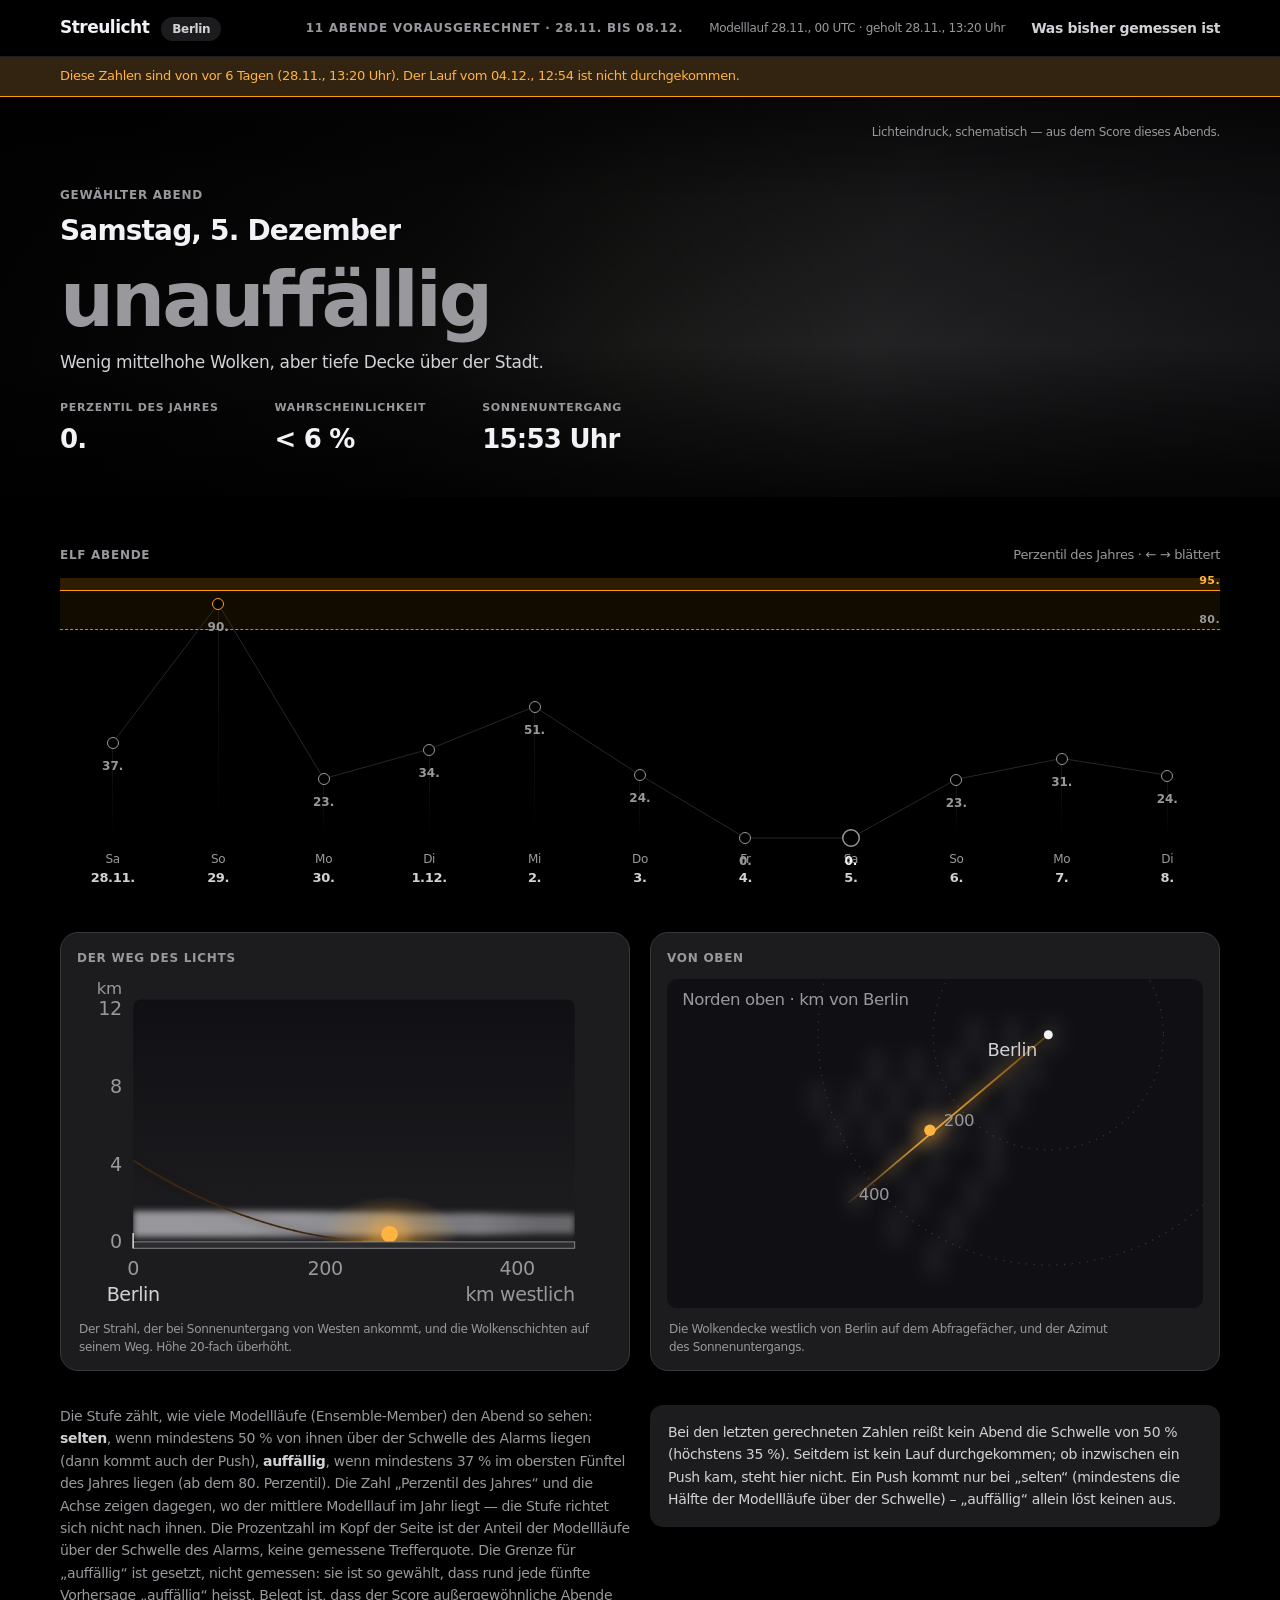
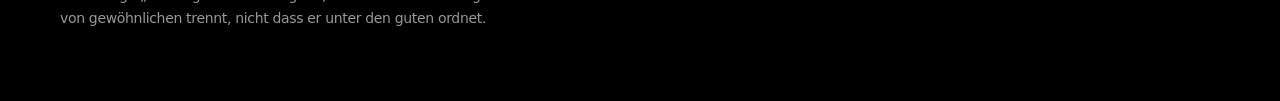
<file: index.html>
<!doctype html><html lang="de"><head><meta charset="utf-8">
<meta name="viewport" content="width=device-width,initial-scale=1">
<meta name="color-scheme" content="dark">
<meta name="streulicht-geholt" content="2026-11-28T12:20:00Z">
<meta name="streulicht-laufziele" content="2026-11-26T12:00:16Z,2026-11-27T11:59:21Z,2026-11-28T11:58:29Z,2026-11-29T11:57:40Z,2026-11-30T11:56:54Z,2026-12-01T11:56:11Z,2026-12-02T11:55:31Z,2026-12-03T11:54:55Z,2026-12-04T11:54:22Z,2026-12-05T11:53:52Z,2026-12-06T11:53:26Z,2026-12-07T11:53:03Z,2026-12-08T11:52:43Z,2026-12-09T11:52:28Z,2026-12-10T11:52:15Z,2026-12-11T11:52:06Z,2026-12-12T11:52:01Z">
<meta name="streulicht-fenster-min" content="60">
<meta name="streulicht-zone" content="Europe/Berlin">
<title>Streulicht</title><style>
/* ==========================================================================
   Design-Tokens -- einzige Quelle fuer Farbe, Typo, Abstand, Radius, Schatten.

   Herkunft: Maintainers Hausstandard aus rezept-grid/css/stil.css (Dunkelsatz,
   aus Apple-Systemfarben abgeleitet) und poisson-dor/assets/tokens.css
   (Leiter fuer Abstand, Radius, Schatten, Bewegung).  Ausgelesen und
   begruendet in docs/ui-referenz.md.

   Diese Datei wird von skripte/tokens.py gelesen und von seite.py in den
   Style-Block der erzeugten Seite inlined -- die Seite bleibt dadurch
   self-contained: kein Stylesheet-Verweis, kein Netzzugriff.  schnitt.py
   liest dieselben Werte, damit im SVG keine feste Farbe mehr steht.

   NUR DUNKEL.  Entscheidung 14.08.2026 (T-0010): die Seite wird abends auf
   dem Telefon angeschaut, und die Bildlogik des Vertikalschnitts lebt davon
   -- ein Lichtstrahl liest sich als Licht nur gegen Dunkelheit.  Ein
   Hellsatz waere kein Token-Tausch, sondern ein eigener Entwurf fuer die
   Wolkenbaender und den Strahl.  Deshalb bewusst kein
   prefers-color-scheme-Block: er wuerde eine Zweimodigkeit vortaeuschen,
   die es nicht gibt.

   Namen deutsch nach ~/src/CLAUDE.md Section 7.  Zuordnung zu poisson-dor:
     --papier = --bg     --karte = --card    --flaeche2 = --bg2
     --tinte  = --ink    --tinte2 = --ink2   --gedaempft = --muted
     --linie  = --line2  --achse  = --line    --akzent = --acc
   ========================================================================== */

:root {
  /* --- Flaechen ------------------------------------------------------- */
  --papier: #000000;              /* rezept-grid stil.css:41 (Dunkelsatz) */
  --karte: #1c1c1e;               /* rezept-grid stil.css:42 */
  --flaeche2: #2c2c2e;            /* rezept-grid stil.css:43 -- Rille, Chip */

  /* --- Tinte, drei Stufen derselben Familie --------------------------- */
  --tinte: #f2f2f7;               /* 18.82:1 auf Papier */
  --tinte2: #d1d1d6;              /* 11.18:1 auf Karte */
  --gedaempft: #98989d;           /*  7.31:1 auf Papier, 4.85:1 auf Flaeche2 */

  /* --- Linien --------------------------------------------------------- */
  /* WICHTIG: --linie und --achse sind DEKORATIV (Kartenkanten, Trenner).
     --achse liegt bei 1.79:1 auf Papier und darf deshalb NIE etwas
     tragen, das Information fuehrt.  Alles Informationstragende --
     Schwellenlinien, Diagrammachsen, Achsstriche -- nimmt --gitter.

     KORREKTUR 14.08.2026: hier stand "--gitter (3.51:1, erfuellt WCAG
     1.4.11)".  Die 3.51:1 gelten gegen --papier.  Auf --karte faellt
     derselbe Wert auf 2.84:1 und verfehlt die 3.0 - und genau dort lagen
     die Schwellenlinien der Produktseite (.achse-karte hat
     background:var(--karte)).  Ein Kontrastwert ohne die Flaeche, gegen
     die er gemessen wurde, ist keine Angabe.

     --gitter ist deshalb auf #8e8e93 angehoben: 6.44:1 auf Papier,
     5.22:1 auf Karte, erfuellt WCAG 1.4.11 auf BEIDEN Flaechen.  Der
     alte Wert bleibt als --gitter-schwach fuer rein dekorative
     Feinlinien, die nichts tragen. */
  --linie: #2c2c2e;
  --achse: #38383a;
  --gitter: #8e8e93;
  --gitter-schwach: #636366;

  /* --- Akzent: genau EINER, und der ist warm -------------------------- */
  /* Der Gegenstand ist ein Sonnenuntergang; die Ampel aus Orange/Gold/Grau
     ist ersetzt durch eine Familie mit drei Zustaenden (T-0010, b):
       selten       gefuellte Flaeche + helle Tinte
       auffaellig   nur Tinte, keine Flaeche
       unauffaellig --gedaempft, gar keine Farbe                        */
  --akzent: #ff9f0a;              /* rezept-grid --block-ruhe-rand, 10.22:1 */
  --akzent-tinte: #ffb340;        /* rezept-grid --ruhe-tinte,      11.77:1 */
  --akzent-flaeche: #332412;      /* rezept-grid --block-ruhe               */

  /* --- Himmel: Farben, die nur der Vertikalschnitt braucht ------------ */
  /* Wolken sind nicht blau.  Das fruehere #58a6ff war GitHub-Blau und
     neben einer amberfuehrenden Palette ein Fremdkoerper; ein neutrales
     Hellgrau mit variabler Deckkraft liegt naeher an der Sache und am
     Grundsatz "genau ein Akzent". */
  --wolke: #c7c7cc;
  --strahl-hell: #ffb340;         /* volle Transmission: Licht kommt durch */
  --strahl-dunkel: #3a2a12;       /* blockiert -- warm, nicht rot          */
  --boden: #2c2c2e;

  /* --- Himmel und Baender: nur die Grafik braucht sie ------------------ */
  /* Der Himmel ist ein VERLAUF, keine Flaeche - eine gleichmaessige Platte
     liest sich wie ein Diagrammhintergrund, ein Verlauf wie Abendhimmel. */
  --himmel-oben: #101014;
  --himmel-unten: #1d1d20;

  /* Bandrampen fuer die Wolkenpolygone (Entwurf 16.08.2026, Abschnitt 1.6).
     DUMPF ist die Grundfarbe der Wolke, GLUT der beleuchtete Rand; die
     Deckkraft traegt die Bedeckung, nicht die Farbe. */
  --band-dumpf: #c7c7cc;
  --band-glut: #ffb340;

  /* --- Typografie ----------------------------------------------------- */
  --schrift: -apple-system, BlinkMacSystemFont, "SF Pro Text",
             "SF Pro Display", "Segoe UI", system-ui, Roboto, sans-serif;
  --grad-basis: 15px;
  --zeilen-basis: 1.5;
  --sperrung-eng: -.022em;        /* Basis */
  --sperrung-enger: -.03em;       /* ab grossen Graden */
  --sperrung-label: .06em;        /* Eyebrow, versal */

  /* --- Abstandsleiter (poisson-dor F4) -------------------------------- */
  --s1: 4px;   --s2: 8px;   --s3: 12px;  --s4: 16px;
  --s5: 20px;  --s6: 26px;  --s7: 34px;  --s8: 56px;

  /* --- Radien --------------------------------------------------------- */
  --radius-mikro: 8px;
  --radius-kachel: 13px;
  --radius-karte: 18px;
  --radius-tafel: 22px;
  --radius-pille: 999px;

  /* --- Schatten. Regel: Ruhe = ruhig, gross nur bei Hover/Overlay ----- */
  --schatten-ruhe: 0 .5px 1.5px rgba(0, 0, 0, .5), 0 1px 2px rgba(0, 0, 0, .4);
  --schatten-hover: 0 1px 2px rgba(0, 0, 0, .5), 0 8px 22px rgba(0, 0, 0, .5);
  --schatten-leiste: 0 2px 8px rgba(0, 0, 0, .5), 0 22px 50px rgba(0, 0, 0, .6);

  /* --- Bewegung ------------------------------------------------------- */
  --zeit-schnell: .12s;
  --zeit: .15s;
  --kurve: cubic-bezier(.2, .7, .2, 1);

  /* --- Layout --------------------------------------------------------- */
  --breite: 1120px;               /* Hausmass fuer dichte Mehrspalter */
  --breite-schmal: 720px;         /* Die Produktseite ist einspaltig und hat
                                     wenig Inhalt; auf 1120 px zerfaellt sie
                                     in Insel-und-Leere.                  */
  --breite-bild: 480px;           /* Deckel fuer den Vertikalschnitt, damit
                                     seine Schriftgrade nicht mitwachsen  */
  /* Desktopfassung (16.08.2026).  Breiter als --breite (1120), weil die
     Zeitachse elf Spalten traegt: bei 1240 minus 2x40 Rand sind das 115 px
     je Abend - genug fuer die Rangzahl unter der Marke, die auf dem Telefon
     nicht hinpasste.  --rand-gross steht daneben, weil die Kopfleiste
     randlos ist und ihr INHALT trotzdem mit der Inhaltsspalte fluchten
     muss; beide Stellen brauchen denselben Wert. */
  --breite-gross: 1240px;
  --rand-gross: 40px;
  --tastflaeche: 44px;            /* ueber dem Hausstandard (34-40px):
                                     einhaendige Abendbedienung           */
}

*{box-sizing:border-box}
html{color-scheme:dark}
body{margin:0;background:var(--papier);color:var(--tinte);
 font-family:var(--schrift);font-size:var(--grad-basis);
 line-height:var(--zeilen-basis);letter-spacing:var(--sperrung-eng);
 font-variant-numeric:tabular-nums;-webkit-font-smoothing:antialiased}
.rahmen{max-width:390px;margin:0 auto;padding-bottom:var(--s8)}
/* Zwei Fassungen, EIN Dokument.  Was nur die eine braucht, traegt eine der
   beiden Klassen; der Breakpoint schaltet sie um.  Zwei Dateien waeren
   sauberer zu lesen, kosteten aber eine zweite URL und eine Weiche beim
   Ausliefern - fuer ein privates Werkzeug der schlechtere Tausch. */
.nurgross{display:none}

/* --- Kopfleiste ----------------------------------------------------- */
/* Klebend, weil die Seite gerollt wird und der Ort dabei aus dem Bild
   liefe - und der Ort ist ab dem zweiten Nutzer die wichtigste Angabe
   ueberhaupt (die Prognose gilt fuer genau einen Punkt). */
.topbar{position:sticky;top:0;z-index:20;
 background:rgba(0,0,0,.72);
 -webkit-backdrop-filter:blur(18px) saturate(1.4);
 backdrop-filter:blur(18px) saturate(1.4);
 border-bottom:1px solid var(--karte)}
.topbar-inhalt{display:flex;align-items:center;justify-content:space-between;
 gap:24px;padding:calc(14px + env(safe-area-inset-top)) 18px 12px}
.wortmarke{display:flex;align-items:baseline;gap:12px}
.marke-wort{margin:0;font-size:17px;font-weight:800;
 letter-spacing:var(--sperrung-enger)}
.ortspille{padding:3px 11px;border-radius:var(--radius-pille);
 background:var(--karte);color:var(--tinte2);font-size:12px;font-weight:700}
.leiste-nav{display:none;align-items:center;gap:26px}

/* Erscheint NUR, wenn die Zahlen nicht von heute sind.  Eine Seite, die
   still den Vortag zeigt, ist schlimmer als eine, die gar nichts zeigt -
   sie sieht aus, als waere alles in Ordnung. */
.veraltet{margin:0;padding:10px 18px;background:var(--akzent-flaeche);
 border-bottom:1px solid var(--akzent);color:var(--akzent-tinte);
 font-size:13px;line-height:1.45;text-wrap:pretty}

/* --- Korpuszeile: benennt den Bestand, statt ihn vorauszusetzen ----- */
.korpus{margin:0;padding:20px 18px 0;color:var(--gedaempft);
 font-size:12px;font-weight:700;letter-spacing:var(--sperrung-label);
 text-transform:uppercase}

/* Von wann die Wetterdaten sind.  Bewusst leise und bewusst zwei Zeiten:
   der Modelllauf ist das, worauf die Zahlen beruhen, das Abrufen nur der
   Moment, in dem wir sie geholt haben.  Wer nur eine Zeit sieht, haelt die
   Daten fuer so frisch wie den Abruf. */
.stand{margin:4px 0 0;padding:0 18px;color:var(--gedaempft);font-size:12px}
.stand:empty{display:none}
.leiste-stand{display:none}

/* --- Kopfbild: Hero und Himmelsband ---------------------------------- */
/* Auf dem Telefon stehen sie UNTEREINANDER (Text, dann Band, dann
   Bandfuss) - die Reihenfolge macht `order`, nicht das Markup, damit die
   Desktopfassung dieselben Knoten uebereinanderlegen kann. */
.kopfbild{display:flex;flex-direction:column;margin-top:16px}
.heroinhalt{order:1;padding:0 18px}
.bandflaeche{order:2;height:76px;margin-top:20px;line-height:0}
.bandflaeche svg{display:block;width:100%;height:100%}
.bandfuss{order:3;margin:8px 18px 0;color:var(--gedaempft);font-size:12px}
.schleier{display:none}
.etikett{margin:0;color:var(--gedaempft);font-size:12px;font-weight:700;
 letter-spacing:var(--sperrung-label);text-transform:uppercase}
.datum{margin:2px 0 0;font-size:23px;font-weight:700;
 letter-spacing:var(--sperrung-enger);color:var(--tinte)}
.stufe{margin:8px 0 0;font-size:44px;font-weight:800;line-height:1.02;
 letter-spacing:-.04em}
.grund{margin:6px 0 0;color:var(--tinte2);font-size:14px;text-wrap:pretty}
.zahlen{margin:10px 0 0;color:var(--gedaempft);font-size:13px}
/* Die drei Zahlen zweimal im Dokument: als Punktkette (Telefon) und als
   beschriftete Bloecke (Desktop).  Bewusst zwei Darstellungen und EINE
   Quelle - die Wortstellung unterscheidet sich ("Sonnenuntergang 20:30 Uhr"
   gegen Label SONNENUNTERGANG ueber "20:30 Uhr"), das laesst sich nicht mit
   CSS ineinander ueberfuehren.  waehle() schreibt beide. */
.kennzahlen{display:none;gap:56px;margin:26px 0 0}
.kzlabel{margin:0;color:var(--gedaempft);font-size:11px;font-weight:700;
 letter-spacing:var(--sperrung-label);text-transform:uppercase}
.kzwert{margin:3px 0 0;font-size:26px;font-weight:700;
 letter-spacing:var(--sperrung-enger);color:var(--tinte)}
.selten{color:var(--akzent-tinte)}
.auffaellig{color:var(--akzent)}
.unauffaellig{color:var(--gedaempft)}

/* --- Zeitachse ------------------------------------------------------ */
.achsenkopf{display:flex;justify-content:space-between;
 padding:0 18px 10px;font-size:12px;color:var(--gedaempft)}
.achsenkopf b{font-weight:700;letter-spacing:var(--sperrung-label);
 text-transform:uppercase}
.achsenkopf span{font-weight:400}
.achsenblock{margin-top:26px}
/* Die Achsenhoehe steht im CSS, die Marken stehen in PROZENT.  Vorher
   rechnete Python `top:%.1fpx` aus einer Konstante - bei zwei Hoehen (200
   auf dem Telefon, 260 auf dem Desktop) haette keine einzige Marke mehr
   gestimmt.  Prozent loest zugleich die Zonen: 5 % und 15 % sind bei 200 px
   genau 10 und 30, bei 260 px genau 13 und 39 - also exakt die Masse aus
   beiden Entwuerfen, ohne sie zweimal zu pflegen. */
.achse{position:relative;height:200px;margin:0 18px}
.zone{position:absolute;left:0;right:0;pointer-events:none}
.zone-selten{top:0;height:5%;background:rgba(255,159,10,.18);
 border-bottom:1px solid var(--akzent)}
.zone-auffaellig{top:5%;height:15%;background:rgba(255,159,10,.07);
 border-bottom:1px dashed var(--gitter)}
.zonenname{position:absolute;right:0;transform:translateY(-100%);
 padding-bottom:2px;font-size:11px;font-weight:700;letter-spacing:.04em;
 pointer-events:none}
.linie{position:absolute;inset:0;width:100%;height:100%;
 overflow:visible;pointer-events:none}
.marken{position:absolute;inset:0;display:flex}
.marke{flex:1;min-width:0;height:100%;position:relative;border:0;
 background:transparent;border-radius:var(--radius-mikro);padding:0;
 cursor:pointer;font:inherit;letter-spacing:inherit;color:var(--gedaempft)}
/* Die Stufenfarbe MUSS nach .marke stehen: .selten/.auffaellig/.unauffaellig
   (weiter oben) haben dieselbe Spezifitaet und verloren gegen die Farbe in
   .marke - der Ring (border: currentColor) einer auffaelligen Marke blieb
   grau statt akzentfarben (Review uiux#13, docs/ui-referenz.md: "offene
   Marke in Akzentfarbe").  Zwei Klassen schlagen eine, unabhaengig von der
   Reihenfolge. */
.marke.selten{color:var(--akzent-tinte)}
.marke.auffaellig{color:var(--akzent)}
.fahne{position:absolute;left:50%;width:1px;margin-left:-.5px;bottom:0;
 background:linear-gradient(to bottom,rgba(142,142,147,.16),transparent)}
.punkt{position:absolute;left:50%;width:11px;height:11px;
 margin:-5.5px 0 0 -5.5px;border:1.5px solid currentColor;
 border-radius:var(--radius-pille);background:var(--papier);
 transition:transform var(--zeit) var(--kurve),box-shadow var(--zeit)}
.selten .punkt{background:var(--akzent-tinte);
 box-shadow:0 0 12px rgba(255,179,64,.7)}
.marke.an .fahne{width:2px;margin-left:-1px;
 background:linear-gradient(to bottom,rgba(255,179,64,.62),transparent)}
.marke.an .punkt{transform:scale(1.45)}
/* Die Rangzahl unter der Marke gibt es nur auf dem grossen Schirm.  Auf
   36 px Spaltenbreite ist dafuer kein Platz - genau deshalb musste man auf
   dem Telefon jeden Abend antippen, um sein Perzentil zu erfahren. */
.rang{display:none;position:absolute;left:0;right:0;font-size:12px;
 font-weight:600;letter-spacing:0;text-align:center;color:var(--gedaempft);
 transition:color var(--zeit) var(--kurve)}
.marke.an .rang{color:var(--tinte)}
@media (hover:hover){.marke:hover .punkt{transform:scale(1.2)}}
.marke:focus-visible{outline:2px solid var(--akzent);outline-offset:2px}
/* Die Beschriftung steht in einer EIGENEN Flexzeile mit denselben
   flex:1-Spalten.  Im Knopf saesse sie sonst innerhalb der Tastflaeche und
   verschoebe die Marken. */
.achsenfuss{display:flex;margin:8px 18px 0}
.achsenfuss div{flex:1;min-width:0;text-align:center}
.achsenfuss .wt{font-size:11px;color:var(--gedaempft)}
.achsenfuss .dt{font-size:12px;font-weight:600;color:var(--tinte2)}
.achsenfuss .an .wt{color:var(--tinte2)}
.achsenfuss .an .dt{color:var(--tinte)}

/* --- Grafikkarten --------------------------------------------------- */
.grafiken{display:block}
.karte{margin:26px 18px 0;padding:14px 12px 12px;background:var(--karte);
 border:1px solid var(--achse);border-radius:var(--radius-karte);
 box-shadow:var(--schatten-ruhe)}
.karte + .karte{margin-top:16px}
.kartentitel{margin:0 4px 10px;color:var(--gedaempft);font-size:12px;
 font-weight:700;letter-spacing:var(--sperrung-label);text-transform:uppercase}
.karte svg{display:block;width:100%;height:auto}
.kartenfuss{margin:10px 4px 0;color:var(--gedaempft);font-size:12px;
 text-wrap:pretty}

/* --- Fusstext und Push-Auskunft ------------------------------------- */
.schluss{display:block}
.fuss{margin:26px 18px 0;color:var(--gedaempft);font-size:13px;
 line-height:1.55;text-wrap:pretty}
.fuss b{color:var(--tinte2)}
/* Ohne diesen Verweis waere die Bilanzseite unerreichbar - eine Seite, die
   nur kennt, wer die URL kennt, ist keine. */
.weiter{display:flex;align-items:center;justify-content:center;
 margin:16px 18px 0;min-height:var(--tastflaeche);padding:0 18px;
 border-radius:var(--radius-pille);border:1px solid var(--achse);
 color:var(--tinte2);font-size:14px;font-weight:600;text-decoration:none}
.push{margin:22px 18px 0;padding:14px 16px;background:var(--karte);
 border-radius:var(--radius-kachel);color:var(--tinte2);font-size:13px;
 line-height:1.55;text-wrap:pretty}

/* ====================================================================
   DESKTOPFASSUNG.  Der Inhalt ist identisch - kein Bauteil, keine Zahl,
   kein Satz kommt hinzu.  Was sich aendert, ist die Anordnung an den fuenf
   Stellen, an denen 390 px die Einschraenkung waren.
   1000 px als Schwelle: darunter passt das Grafikraster (2 x 420 + 20) nicht.
   ==================================================================== */
@media (min-width:1000px){
 .rahmen{max-width:none;padding-bottom:72px}
 .nurgross{display:inline}
 .nurklein{display:none}
 .spalte{max-width:var(--breite-gross);margin:0 auto;
  padding:0 var(--rand-gross)}

 .topbar-inhalt{height:56px;padding:0 var(--rand-gross);
  max-width:var(--breite-gross);margin:0 auto}
 .leiste-nav{display:flex}
 .leiste-korpus{color:var(--gedaempft);font-size:12px;font-weight:700;
  letter-spacing:var(--sperrung-label);text-transform:uppercase}
 .leiste-nav a{color:var(--tinte2);font-size:14px;font-weight:600;
  text-decoration:none}
 .korpus{display:none}
 .stand{display:none}
 .leiste-stand{display:inline;color:var(--gedaempft);font-size:12px}
 .veraltet{padding:10px max(var(--rand-gross),
  calc((100% - var(--breite-gross)) / 2 + var(--rand-gross)))}

 /* Das Himmelsband wird der Kopf der Seite: randlos, 400 px hoch, mit dem
    Hero darauf.  Zwei Schleier, weil das Band seine Helligkeit aendern
    SOLL - der waagerechte haelt die linke Haelfte dunkel, damit der Text
    an einem gluehenden Abend lesbar bleibt, der senkrechte setzt oben und
    unten ab.  Auf 76 px sah man den Unterschied zwischen einem stumpfen
    und einem seltenen Abend gar nicht. */
 .kopfbild{display:block;position:relative;height:400px;overflow:hidden;
  margin-top:0}
 .bandflaeche{position:absolute;inset:0;height:auto;margin:0}
 .schleier{display:block;position:absolute;inset:0;pointer-events:none}
 .s-quer{background:linear-gradient(100deg,rgba(0,0,0,.92) 0%,
  rgba(0,0,0,.74) 34%,rgba(0,0,0,.18) 68%,rgba(0,0,0,.35) 100%)}
 .s-hoch{background:linear-gradient(to bottom,rgba(0,0,0,.45) 0%,
  transparent 26%,transparent 62%,rgba(0,0,0,.7) 100%)}
 /* box-sizing ist hier nicht optional: height:100% plus 38 px Polsterung
    ergaebe unter content-box 438 px in einer 400er Section mit
    overflow:hidden - die Bodenluft verschwaende an JEDER Fensterbreite.
    Der Reset ganz oben loest es mit. */
 .heroinhalt{position:relative;height:100%;max-width:var(--breite-gross);
  margin:0 auto;padding:0 var(--rand-gross) 38px;display:flex;
  flex-direction:column;justify-content:flex-end}
 .datum{margin:6px 0 0;font-size:28px}
 .stufe{margin:10px 0 0;font-size:76px;line-height:1}
 .grund{margin:12px 0 0;max-width:46ch;font-size:17px;line-height:1.45}
 .zahlen{display:none}
 .kennzahlen{display:flex}
 /* Die Bandbeschriftung sitzt oben rechts IM Hero, muss also mit der
    Inhaltsspalte fluchten und nicht mit dem Fensterrand. */
 .bandfuss{position:absolute;top:26px;margin:0;
  right:max(var(--rand-gross),
   calc((100% - var(--breite-gross)) / 2 + var(--rand-gross)))}

 .achsenblock{margin-top:48px}
 .achsenkopf{padding:0 0 14px;align-items:baseline}
 .achsenkopf span{font-size:13px}
 .achse{height:260px;margin:0}
 .punkt{width:12px;height:12px;margin:-6px 0 0 -6px}
 .marke.an .punkt{transform:scale(1.5)}
 .selten .punkt{box-shadow:0 0 14px rgba(255,179,64,.7)}
 .rang{display:block}
 .achsenfuss{margin:12px 0 0}
 .achsenfuss .wt{font-size:12px}
 .achsenfuss .dt{font-size:13px}

 /* minmax(420px,...) statt eines festen Verhaeltnisses: die Faecherkarte
    ist die schmalere Spalte, ihre Beschriftung sitzt mit 13 Einheiten in
    einer 420er viewBox und skaliert mit.  Ohne untere Schranke fiel sie in
    einem halbbreiten Fenster auf 6,9 px - dieselbe Fehlerklasse, die
    T-0010 schon einmal behoben hat.  Unterhalb ~900 px bricht das Raster
    auf eine Spalte um, die Grafiken werden dabei GROESSER. */
 .grafiken{display:grid;grid-template-columns:repeat(auto-fit,minmax(420px,1fr));
  gap:20px;align-items:start;margin:44px 0 0}
 .karte{margin:0;padding:16px 16px 14px}
 .karte + .karte{margin-top:0}
 .kartentitel{margin:0 0 12px}
 .kartenfuss{margin:12px 2px 0}
 .schluss{display:grid;grid-template-columns:repeat(auto-fit,minmax(420px,1fr));
  gap:20px;align-items:start;margin:34px 0 0}
 .fuss{margin:0;font-size:14px;line-height:1.6}
 .push{margin:0;padding:16px 18px;font-size:14px;line-height:1.6}
 .weiter{display:none}
}

@media (prefers-reduced-motion:reduce){
 *{transition:none!important;animation:none!important}}
</style></head><body>
<div class="rahmen">
<header class="topbar"><div class="topbar-inhalt">
<div class="wortmarke"><p class="marke-wort">Streulicht</p>
<span class="ortspille">Berlin</span></div>
<nav class="leiste-nav"><span class="leiste-korpus">11 ABENDE VORAUSGERECHNET &#183; 28.11. BIS 08.12.</span>
<span class="leiste-stand">Modelllauf 28.11., 00&nbsp;UTC &#183; geholt 28.11., 13:20&nbsp;Uhr</span>
<a href="bisher.html">Was bisher gemessen ist</a></nav>
</div></header>


<p class="korpus">11 ABENDE VORAUSGERECHNET &#183; 28.11. BIS 08.12.</p>
<p class="stand">Modelllauf 28.11., 00&nbsp;UTC &#183; geholt 28.11., 13:20&nbsp;Uhr</p>

<main>
<section class="kopfbild">
<div class="bandflaeche" id="bandflaeche"><svg viewBox="0 0 100 20" preserveAspectRatio="none" xmlns="http://www.w3.org/2000/svg" role="img" aria-label="Lichteindruck, schematisch"><defs><linearGradient id="bq1" x1="0" x2="1" y1="0" y2="0"><stop offset="0.00" stop-color="#1d1625"/><stop offset="0.25" stop-color="#4e2929"/><stop offset="0.50" stop-color="#9b5520"/><stop offset="0.75" stop-color="#c08a3a"/><stop offset="1.00" stop-color="#beac90"/></linearGradient><linearGradient id="bs1" x1="0" x2="0" y1="0" y2="1"><stop offset="0" stop-color="#000" stop-opacity=".55"/><stop offset=".62" stop-color="#000" stop-opacity="0"/><stop offset="1" stop-color="#000" stop-opacity=".35"/></linearGradient></defs><rect width="100" height="20" fill="url(#bq1)"/><rect width="100" height="20" fill="url(#bs1)"/></svg></div>
<i class="schleier s-quer"></i><i class="schleier s-hoch"></i>
<!-- T-0059: role="status" + aria-live="polite".  waehle() tauscht hier
     Etikett, Datum, Stufe, Grund, Zahlen und drei Kennzahlen aus - per
     Screenreader oder Pfeiltaste wechselte damit die ganze Seite, ohne dass
     etwas angekuendigt wurde.  Die neue Information existierte nur visuell.
     "polite" statt "assertive": das Blaettern ist eine Erkundung, keine
     Warnung - es darf den Vorlesefluss nicht unterbrechen. -->
<div class="heroinhalt" role="status" aria-live="polite">
<p class="etikett" id="etikett">Bester Abend im Fenster</p>
<h1 class="datum" id="datum">Sonntag, 29. November</h1>
<p class="stufe auffaellig" id="stufe">auffällig</p>
<p class="grund" id="grund">Mittelhohe Wolken, Licht kommt von Westen frei durch.</p>
<p class="zahlen" id="zahlen">90. Perzentil des Jahres · 35 % Wahrscheinlichkeit · Sonnenuntergang 15:57 Uhr</p>
<div class="kennzahlen">
<div><p class="kzlabel">Perzentil des Jahres</p>
<p class="kzwert" id="kz0">90.</p></div>
<div><p class="kzlabel">Wahrscheinlichkeit</p>
<p class="kzwert" id="kz1">35 %</p></div>
<div><p class="kzlabel">Sonnenuntergang</p>
<p class="kzwert" id="kz2">15:57 Uhr</p></div>
</div></div>
<p class="bandfuss">Lichteindruck, schematisch &#8212; aus dem Score dieses
Abends.</p>
</section>

<div class="spalte">
<section class="achsenblock">
<div class="achsenkopf"><b>ELF ABENDE</b><span>Perzentil des
Jahres<span class="nurgross"> &#183; &#8592; &#8594; bl&auml;ttert</span></span></div>
<div class="achse">
<i class="zone zone-selten"></i><i class="zone zone-auffaellig"></i>
<b class="zonenname" style="top:5%;color:var(--akzent-tinte)">95.</b>
<b class="zonenname" style="top:20%;color:var(--gedaempft)">80.</b>
<svg class="linie" viewBox="0 0 100 100" preserveAspectRatio="none"
 aria-hidden="true"><polyline points="4.55,63.38 13.64,9.92 22.73,77.21 31.82,65.85 40.91,49.49 50.00,75.77 59.09,100.00 68.18,100.00 77.27,77.41 86.36,69.40 95.45,75.84" fill="none"
 stroke="#38383a" stroke-width=".7"
 vector-effect="non-scaling-stroke"/></svg>
<div class="marken" role="tablist"
 aria-label="Abende im Vorhersagefenster"><button class="marke unauffaellig" data-i="0" role="tab" aria-selected="false" tabindex="-1" aria-label="Samstag, 28. November, unauffällig, 37. Perzentil"><i class="fahne" style="top:63.381%" aria-hidden="true"></i><i class="punkt" style="top:63.381%" aria-hidden="true"></i><b class="rang" style="top:calc(63.381% + 14px)" aria-hidden="true">37.</b></button><button class="marke auffaellig an" data-i="1" role="tab" aria-selected="true" tabindex="0" aria-label="Sonntag, 29. November, auffällig, 90. Perzentil"><i class="fahne" style="top:9.925%" aria-hidden="true"></i><i class="punkt" style="top:9.925%" aria-hidden="true"></i><b class="rang" style="top:calc(9.925% + 14px)" aria-hidden="true">90.</b></button><button class="marke unauffaellig" data-i="2" role="tab" aria-selected="false" tabindex="-1" aria-label="Montag, 30. November, unauffällig, 23. Perzentil"><i class="fahne" style="top:77.207%" aria-hidden="true"></i><i class="punkt" style="top:77.207%" aria-hidden="true"></i><b class="rang" style="top:calc(77.207% + 14px)" aria-hidden="true">23.</b></button><button class="marke unauffaellig" data-i="3" role="tab" aria-selected="false" tabindex="-1" aria-label="Dienstag, 1. Dezember, unauffällig, 34. Perzentil"><i class="fahne" style="top:65.845%" aria-hidden="true"></i><i class="punkt" style="top:65.845%" aria-hidden="true"></i><b class="rang" style="top:calc(65.845% + 14px)" aria-hidden="true">34.</b></button><button class="marke unauffaellig" data-i="4" role="tab" aria-selected="false" tabindex="-1" aria-label="Mittwoch, 2. Dezember, unauffällig, 51. Perzentil"><i class="fahne" style="top:49.487%" aria-hidden="true"></i><i class="punkt" style="top:49.487%" aria-hidden="true"></i><b class="rang" style="top:calc(49.487% + 14px)" aria-hidden="true">51.</b></button><button class="marke unauffaellig" data-i="5" role="tab" aria-selected="false" tabindex="-1" aria-label="Donnerstag, 3. Dezember, unauffällig, 24. Perzentil"><i class="fahne" style="top:75.770%" aria-hidden="true"></i><i class="punkt" style="top:75.770%" aria-hidden="true"></i><b class="rang" style="top:calc(75.770% + 14px)" aria-hidden="true">24.</b></button><button class="marke unauffaellig" data-i="6" role="tab" aria-selected="false" tabindex="-1" aria-label="Freitag, 4. Dezember, unauffällig, 0. Perzentil"><i class="fahne" style="top:100.000%" aria-hidden="true"></i><i class="punkt" style="top:100.000%" aria-hidden="true"></i><b class="rang" style="top:calc(100.000% + 14px)" aria-hidden="true">0.</b></button><button class="marke unauffaellig" data-i="7" role="tab" aria-selected="false" tabindex="-1" aria-label="Samstag, 5. Dezember, unauffällig, 0. Perzentil"><i class="fahne" style="top:100.000%" aria-hidden="true"></i><i class="punkt" style="top:100.000%" aria-hidden="true"></i><b class="rang" style="top:calc(100.000% + 14px)" aria-hidden="true">0.</b></button><button class="marke unauffaellig" data-i="8" role="tab" aria-selected="false" tabindex="-1" aria-label="Sonntag, 6. Dezember, unauffällig, 23. Perzentil"><i class="fahne" style="top:77.413%" aria-hidden="true"></i><i class="punkt" style="top:77.413%" aria-hidden="true"></i><b class="rang" style="top:calc(77.413% + 14px)" aria-hidden="true">23.</b></button><button class="marke unauffaellig" data-i="9" role="tab" aria-selected="false" tabindex="-1" aria-label="Montag, 7. Dezember, unauffällig, 31. Perzentil"><i class="fahne" style="top:69.405%" aria-hidden="true"></i><i class="punkt" style="top:69.405%" aria-hidden="true"></i><b class="rang" style="top:calc(69.405% + 14px)" aria-hidden="true">31.</b></button><button class="marke unauffaellig" data-i="10" role="tab" aria-selected="false" tabindex="-1" aria-label="Dienstag, 8. Dezember, unauffällig, 24. Perzentil"><i class="fahne" style="top:75.838%" aria-hidden="true"></i><i class="punkt" style="top:75.838%" aria-hidden="true"></i><b class="rang" style="top:calc(75.838% + 14px)" aria-hidden="true">24.</b></button></div></div>
<div class="achsenfuss" aria-hidden="true"><div><div class="wt">Sa</div><div class="dt">28.11.</div></div><div class="an"><div class="wt">So</div><div class="dt">29.</div></div><div><div class="wt">Mo</div><div class="dt">30.</div></div><div><div class="wt">Di</div><div class="dt">1.12.</div></div><div><div class="wt">Mi</div><div class="dt">2.</div></div><div><div class="wt">Do</div><div class="dt">3.</div></div><div><div class="wt">Fr</div><div class="dt">4.</div></div><div><div class="wt">Sa</div><div class="dt">5.</div></div><div><div class="wt">So</div><div class="dt">6.</div></div><div><div class="wt">Mo</div><div class="dt">7.</div></div><div><div class="wt">Di</div><div class="dt">8.</div></div></div></section>

<section class="grafiken">
<div class="karte"><p class="kartentitel">Der Weg des Lichts</p>
<div id="schnitt"><svg viewBox="0 0 420 258" xmlns="http://www.w3.org/2000/svg" role="img" aria-label="Vertikalschnitt nach Westen"><style>text{font-family:-apple-system, BlinkMacSystemFont, "SF Pro Text", "SF Pro Display", "Segoe UI", system-ui, Roboto, sans-serif}text:not([fill]){fill:var(--gedaempft, #98989d)}</style><defs><linearGradient id="himmel" x1="0" x2="0" y1="0" y2="1"><stop offset="0" stop-color="#101014"/><stop offset="1" stop-color="#1d1d20"/></linearGradient><filter id="weich" x="-20%" y="-40%" width="140%" height="180%"><feGaussianBlur stdDeviation="2.6"/></filter><filter id="glut" x="-20%" y="-60%" width="140%" height="220%"><feGaussianBlur stdDeviation="3.2"/></filter><clipPath id="rahmen"><rect x="44.0" y="16.0" width="346.0" height="190.0" rx="6"/></clipPath><linearGradient id="cg0" x1="0" x2="1" y1="0" y2="0"><stop offset="0.000" stop-color="#c7c7cc" stop-opacity="0.720"/><stop offset="0.130" stop-color="#c7c7cc" stop-opacity="0.720"/><stop offset="0.261" stop-color="#c7c7cc" stop-opacity="0.698"/><stop offset="0.391" stop-color="#c7c7cc" stop-opacity="0.706"/><stop offset="0.522" stop-color="#c7c7cc" stop-opacity="0.698"/><stop offset="0.652" stop-color="#c7c7cc" stop-opacity="0.720"/><stop offset="0.783" stop-color="#c7c7cc" stop-opacity="0.720"/><stop offset="0.913" stop-color="#c7c7cc" stop-opacity="0.720"/></linearGradient><linearGradient id="cg1" x1="0" x2="1" y1="0" y2="0"><stop offset="0.000" stop-color="#c7c7cc" stop-opacity="0.338"/><stop offset="0.130" stop-color="#c7c7cc" stop-opacity="0.497"/><stop offset="0.261" stop-color="#c7c7cc" stop-opacity="0.346"/><stop offset="0.391" stop-color="#c7c7cc" stop-opacity="0.598"/><stop offset="0.522" stop-color="#c7c7cc" stop-opacity="0.360"/><stop offset="0.652" stop-color="#c7c7cc" stop-opacity="0.662"/><stop offset="0.783" stop-color="#c7c7cc" stop-opacity="0.698"/><stop offset="0.913" stop-color="#c7c7cc" stop-opacity="0.720"/></linearGradient><radialGradient id="halo"><stop offset="0" stop-color="#ffb340" stop-opacity=".55"/><stop offset="1" stop-color="#ffb340" stop-opacity="0"/></radialGradient><radialGradient id="waesche"><stop offset="0" stop-color="#ffb340" stop-opacity="0.550"/><stop offset=".55" stop-color="#ffb340" stop-opacity="0.220"/><stop offset="1" stop-color="#ffb340" stop-opacity="0"/></radialGradient></defs><rect x="44.0" y="16.0" width="346.0" height="190.0" rx="6" fill="url(#himmel)"/><g clip-path="url(#rahmen)"><polygon points="44.0,47.9 51.5,47.9 59.0,47.9 66.6,47.9 74.1,47.9 81.6,47.9 89.1,47.9 96.7,48.0 104.2,48.1 111.7,48.1 119.2,48.2 126.7,48.3 134.3,48.4 141.8,48.4 149.3,48.3 156.8,48.3 164.3,48.3 171.9,48.3 179.4,48.2 186.9,48.3 194.4,48.3 202.0,48.3 209.5,48.3 217.0,48.4 224.5,48.4 232.0,48.3 239.6,48.2 247.1,48.1 254.6,48.1 262.1,48.0 269.7,47.9 277.2,47.9 284.7,47.9 292.2,47.9 299.7,47.9 307.3,47.9 314.8,47.9 322.3,47.9 329.8,47.9 337.3,47.9 344.9,47.9 352.4,47.9 359.9,47.9 367.4,47.9 375.0,47.9 382.5,47.9 390.0,47.9 390.0,90.5 382.5,90.5 375.0,90.5 367.4,90.5 359.9,90.5 352.4,90.5 344.9,90.5 337.3,90.5 329.8,90.5 322.3,90.5 314.8,90.5 307.3,90.5 299.7,90.5 292.2,90.5 284.7,90.5 277.2,90.5 269.7,90.5 262.1,90.4 254.6,90.3 247.1,90.3 239.6,90.2 232.0,90.1 224.5,90.0 217.0,90.0 209.5,90.1 202.0,90.1 194.4,90.1 186.9,90.1 179.4,90.2 171.9,90.1 164.3,90.1 156.8,90.1 149.3,90.1 141.8,90.0 134.3,90.0 126.7,90.1 119.2,90.2 111.7,90.3 104.2,90.3 96.7,90.4 89.1,90.5 81.6,90.5 74.1,90.5 66.6,90.5 59.0,90.5 51.5,90.5 44.0,90.5" fill="url(#cg0)" filter="url(#weich)"/><polygon points="44.0,131.2 51.5,130.7 59.0,130.2 66.6,129.7 74.1,129.2 81.6,128.7 89.1,128.2 96.7,128.6 104.2,129.1 111.7,129.6 119.2,130.1 126.7,130.6 134.3,131.0 141.8,130.2 149.3,129.4 156.8,128.6 164.3,127.8 171.9,127.0 179.4,126.2 186.9,127.0 194.4,127.8 202.0,128.5 209.5,129.3 217.0,130.0 224.5,130.8 232.0,129.8 239.6,128.8 247.1,127.9 254.6,126.9 262.1,126.0 269.7,125.0 277.2,124.9 284.7,124.8 292.2,124.7 299.7,124.6 307.3,124.4 314.8,124.3 322.3,124.3 329.8,124.2 337.3,124.1 344.9,124.1 352.4,124.0 359.9,123.9 367.4,123.9 375.0,123.9 382.5,123.9 390.0,123.9 390.0,161.9 382.5,161.9 375.0,161.9 367.4,161.9 359.9,161.9 352.4,161.9 344.9,161.8 337.3,161.7 329.8,161.6 322.3,161.6 314.8,161.5 307.3,161.4 299.7,161.3 292.2,161.2 284.7,161.1 277.2,160.9 269.7,160.8 262.1,159.9 254.6,158.9 247.1,158.0 239.6,157.0 232.0,156.0 224.5,155.1 217.0,155.8 209.5,156.6 202.0,157.3 194.4,158.1 186.9,158.8 179.4,159.6 171.9,158.8 164.3,158.0 156.8,157.2 149.3,156.4 141.8,155.6 134.3,154.8 126.7,155.3 119.2,155.8 111.7,156.2 104.2,156.7 96.7,157.2 89.1,157.7 81.6,157.2 74.1,156.7 66.6,156.2 59.0,155.7 51.5,155.2 44.0,154.7" fill="url(#cg1)" filter="url(#weich)"/><ellipse cx="244.9" cy="206.0" rx="230.9" ry="38" fill="url(#waesche)"/><g filter="url(#glut)" stroke-linecap="round"><line x1="44.0" y1="142.2" x2="50.0" y2="145.9" stroke="#ffb340" stroke-width="9.00" opacity="0.600"/><line x1="50.0" y1="145.9" x2="56.0" y2="149.6" stroke="#ffb340" stroke-width="9.00" opacity="0.600"/><line x1="56.0" y1="149.6" x2="62.1" y2="153.1" stroke="#ffb340" stroke-width="9.00" opacity="0.600"/><line x1="62.1" y1="153.1" x2="68.1" y2="156.5" stroke="#ffb340" stroke-width="9.00" opacity="0.600"/><line x1="68.1" y1="156.5" x2="74.1" y2="159.8" stroke="#ffb340" stroke-width="9.00" opacity="0.600"/><line x1="74.1" y1="159.8" x2="80.1" y2="163.0" stroke="#ffb340" stroke-width="9.00" opacity="0.600"/><line x1="80.1" y1="163.0" x2="86.1" y2="166.1" stroke="#ffb340" stroke-width="9.00" opacity="0.600"/><line x1="86.1" y1="166.1" x2="92.1" y2="169.1" stroke="#ffb340" stroke-width="9.00" opacity="0.600"/><line x1="92.1" y1="169.1" x2="98.2" y2="171.9" stroke="#ffb340" stroke-width="9.00" opacity="0.600"/><line x1="98.2" y1="171.9" x2="104.2" y2="174.7" stroke="#ffb340" stroke-width="9.00" opacity="0.600"/><line x1="104.2" y1="174.7" x2="110.2" y2="177.3" stroke="#ffb340" stroke-width="9.00" opacity="0.600"/><line x1="110.2" y1="177.3" x2="116.2" y2="179.8" stroke="#ffb340" stroke-width="9.00" opacity="0.600"/><line x1="116.2" y1="179.8" x2="122.2" y2="182.2" stroke="#ffb340" stroke-width="9.00" opacity="0.600"/><line x1="122.2" y1="182.2" x2="128.2" y2="184.5" stroke="#ffb340" stroke-width="9.00" opacity="0.600"/><line x1="128.2" y1="184.5" x2="134.3" y2="186.6" stroke="#ffb340" stroke-width="9.00" opacity="0.600"/><line x1="134.3" y1="186.6" x2="140.3" y2="188.7" stroke="#ffb340" stroke-width="9.00" opacity="0.600"/><line x1="140.3" y1="188.7" x2="146.3" y2="190.6" stroke="#ffb340" stroke-width="9.00" opacity="0.600"/><line x1="146.3" y1="190.6" x2="152.3" y2="192.4" stroke="#ffb340" stroke-width="9.00" opacity="0.600"/><line x1="152.3" y1="192.4" x2="158.3" y2="194.1" stroke="#ffb340" stroke-width="9.00" opacity="0.600"/><line x1="158.3" y1="194.1" x2="164.3" y2="195.7" stroke="#ffb340" stroke-width="9.00" opacity="0.600"/><line x1="164.3" y1="195.7" x2="170.4" y2="197.2" stroke="#ffb340" stroke-width="9.00" opacity="0.600"/><line x1="170.4" y1="197.2" x2="176.4" y2="198.6" stroke="#ffb340" stroke-width="9.00" opacity="0.600"/><line x1="176.4" y1="198.6" x2="182.4" y2="199.8" stroke="#ffb340" stroke-width="9.00" opacity="0.600"/><line x1="182.4" y1="199.8" x2="188.4" y2="201.0" stroke="#ffb340" stroke-width="9.00" opacity="0.600"/><line x1="188.4" y1="201.0" x2="194.4" y2="202.0" stroke="#ffb340" stroke-width="9.00" opacity="0.600"/><line x1="194.4" y1="202.0" x2="200.5" y2="202.9" stroke="#ffb340" stroke-width="9.00" opacity="0.600"/><line x1="200.5" y1="202.9" x2="206.5" y2="203.7" stroke="#ffb340" stroke-width="9.00" opacity="0.600"/><line x1="206.5" y1="203.7" x2="212.5" y2="204.3" stroke="#ffb340" stroke-width="9.00" opacity="0.600"/><line x1="212.5" y1="204.3" x2="218.5" y2="204.9" stroke="#ffb340" stroke-width="9.00" opacity="0.600"/><line x1="218.5" y1="204.9" x2="224.5" y2="205.3" stroke="#ffb340" stroke-width="9.00" opacity="0.600"/><line x1="224.5" y1="205.3" x2="230.5" y2="205.7" stroke="#ffb340" stroke-width="9.00" opacity="0.600"/><line x1="230.5" y1="205.7" x2="236.6" y2="205.9" stroke="#ffb340" stroke-width="9.00" opacity="0.600"/><line x1="236.6" y1="205.9" x2="242.6" y2="206.0" stroke="#ffb340" stroke-width="9.00" opacity="0.600"/><line x1="242.6" y1="206.0" x2="244.9" y2="206.0" stroke="#ffb340" stroke-width="9.00" opacity="0.600"/></g><g stroke-linecap="round"><line x1="44.0" y1="142.2" x2="50.0" y2="145.9" stroke="#ffb340" stroke-width="3.20"/><line x1="50.0" y1="145.9" x2="56.0" y2="149.6" stroke="#ffb340" stroke-width="3.20"/><line x1="56.0" y1="149.6" x2="62.1" y2="153.1" stroke="#ffb340" stroke-width="3.20"/><line x1="62.1" y1="153.1" x2="68.1" y2="156.5" stroke="#ffb340" stroke-width="3.20"/><line x1="68.1" y1="156.5" x2="74.1" y2="159.8" stroke="#ffb340" stroke-width="3.20"/><line x1="74.1" y1="159.8" x2="80.1" y2="163.0" stroke="#ffb340" stroke-width="3.20"/><line x1="80.1" y1="163.0" x2="86.1" y2="166.1" stroke="#ffb340" stroke-width="3.20"/><line x1="86.1" y1="166.1" x2="92.1" y2="169.1" stroke="#ffb340" stroke-width="3.20"/><line x1="92.1" y1="169.1" x2="98.2" y2="171.9" stroke="#ffb340" stroke-width="3.20"/><line x1="98.2" y1="171.9" x2="104.2" y2="174.7" stroke="#ffb340" stroke-width="3.20"/><line x1="104.2" y1="174.7" x2="110.2" y2="177.3" stroke="#ffb340" stroke-width="3.20"/><line x1="110.2" y1="177.3" x2="116.2" y2="179.8" stroke="#ffb340" stroke-width="3.20"/><line x1="116.2" y1="179.8" x2="122.2" y2="182.2" stroke="#ffb340" stroke-width="3.20"/><line x1="122.2" y1="182.2" x2="128.2" y2="184.5" stroke="#ffb340" stroke-width="3.20"/><line x1="128.2" y1="184.5" x2="134.3" y2="186.6" stroke="#ffb340" stroke-width="3.20"/><line x1="134.3" y1="186.6" x2="140.3" y2="188.7" stroke="#ffb340" stroke-width="3.20"/><line x1="140.3" y1="188.7" x2="146.3" y2="190.6" stroke="#ffb340" stroke-width="3.20"/><line x1="146.3" y1="190.6" x2="152.3" y2="192.4" stroke="#ffb340" stroke-width="3.20"/><line x1="152.3" y1="192.4" x2="158.3" y2="194.1" stroke="#ffb340" stroke-width="3.20"/><line x1="158.3" y1="194.1" x2="164.3" y2="195.7" stroke="#ffb340" stroke-width="3.20"/><line x1="164.3" y1="195.7" x2="170.4" y2="197.2" stroke="#ffb340" stroke-width="3.20"/><line x1="170.4" y1="197.2" x2="176.4" y2="198.6" stroke="#ffb340" stroke-width="3.20"/><line x1="176.4" y1="198.6" x2="182.4" y2="199.8" stroke="#ffb340" stroke-width="3.20"/><line x1="182.4" y1="199.8" x2="188.4" y2="201.0" stroke="#ffb340" stroke-width="3.20"/><line x1="188.4" y1="201.0" x2="194.4" y2="202.0" stroke="#ffb340" stroke-width="3.20"/><line x1="194.4" y1="202.0" x2="200.5" y2="202.9" stroke="#ffb340" stroke-width="3.20"/><line x1="200.5" y1="202.9" x2="206.5" y2="203.7" stroke="#ffb340" stroke-width="3.20"/><line x1="206.5" y1="203.7" x2="212.5" y2="204.3" stroke="#ffb340" stroke-width="3.20"/><line x1="212.5" y1="204.3" x2="218.5" y2="204.9" stroke="#ffb340" stroke-width="3.20"/><line x1="218.5" y1="204.9" x2="224.5" y2="205.3" stroke="#ffb340" stroke-width="3.20"/><line x1="224.5" y1="205.3" x2="230.5" y2="205.7" stroke="#ffb340" stroke-width="3.20"/><line x1="230.5" y1="205.7" x2="236.6" y2="205.9" stroke="#ffb340" stroke-width="3.20"/><line x1="236.6" y1="205.9" x2="242.6" y2="206.0" stroke="#ffb340" stroke-width="3.20"/><line x1="242.6" y1="206.0" x2="244.9" y2="206.0" stroke="#ffb340" stroke-width="3.20"/></g><ellipse cx="244.9" cy="200.0" rx="54" ry="30" fill="url(#halo)"/><circle cx="244.9" cy="200.0" r="16" fill="#ffb340" opacity=".22" filter="url(#glut)"/><circle cx="244.9" cy="200.0" r="6.5" fill="#ffb340"/></g><rect x="44.0" y="206.0" width="346.0" height="5" fill="var(--boden, #2c2c2e)" stroke="var(--gitter, #8e8e93)" stroke-width="0.7"/><line x1="44.0" y1="199.0" x2="44.0" y2="211.0" stroke="var(--tinte2, #d1d1d6)" stroke-width="1.2"/><text x="35.0" y="211.0" font-size="15" text-anchor="end">0</text><text x="35.0" y="150.2" font-size="15" text-anchor="end">4</text><text x="35.0" y="89.4" font-size="15" text-anchor="end">8</text><text x="35.0" y="28.6" font-size="15" text-anchor="end">12</text><text x="35.0" y="12.0" font-size="13" text-anchor="end">km</text><text x="44.0" y="232.0" font-size="15" text-anchor="middle">0</text><text x="194.4" y="232.0" font-size="15" text-anchor="middle">200</text><text x="344.9" y="232.0" font-size="15" text-anchor="middle">400</text><text x="390.0" y="252.0" font-size="15" text-anchor="end">km westlich</text><text x="44.0" y="252.0" font-size="15" text-anchor="middle" fill="var(--tinte2, #d1d1d6)">Berlin</text></svg></div>
<p class="kartenfuss">Der Strahl, der bei Sonnenuntergang von Westen
ankommt, und die Wolkenschichten auf seinem Weg. H&ouml;he
20-fach &uuml;berh&ouml;ht.</p></div>

<div class="karte"><p class="kartentitel">Von oben</p>
<div id="karte"><svg viewBox="0 0 420 258" xmlns="http://www.w3.org/2000/svg" role="img" aria-label="Karte der Wolkendecke westlich von Berlin"><style>text{font-family:-apple-system, BlinkMacSystemFont, "SF Pro Text", "SF Pro Display", "Segoe UI", system-ui, Roboto, sans-serif}text:not([fill]){fill:#98989d}</style><defs><filter id="decke" x="-15%" y="-15%" width="130%" height="130%"><feGaussianBlur stdDeviation="6"/></filter><filter id="fweich" x="-30%" y="-60%" width="160%" height="220%"><feGaussianBlur stdDeviation="5"/></filter><linearGradient id="fray" x1="1" x2="0" y1="0" y2="0"><stop offset="0" stop-color="#ff9f0a" stop-opacity=".25"/><stop offset=".58" stop-color="#ffb340" stop-opacity=".9"/><stop offset="1" stop-color="#ffb340" stop-opacity=".12"/></linearGradient><clipPath id="frahmen"><rect width="420" height="258" rx="8"/></clipPath></defs><rect width="420" height="258" rx="8" fill="#101014"/><g clip-path="url(#frahmen)"><circle cx="298.8" cy="43.7" r="90.2" fill="none" stroke="#38383a" stroke-width="0.9" stroke-dasharray="1 5"/><circle cx="298.8" cy="43.7" r="180.4" fill="none" stroke="#38383a" stroke-width="0.9" stroke-dasharray="1 5"/><g filter="url(#decke)" fill="#c7c7cc"><rect x="140.1" y="154.7" width="17.6" height="29.4" rx="5" opacity="0.600"/><rect x="185.9" y="154.7" width="17.6" height="29.4" rx="5" opacity="0.516"/><rect x="231.7" y="154.7" width="17.6" height="29.4" rx="5" opacity="0.564"/><rect x="170.6" y="129.8" width="17.6" height="29.4" rx="5" opacity="0.582"/><rect x="201.2" y="129.8" width="17.6" height="29.4" rx="5" opacity="0.564"/><rect x="231.7" y="129.8" width="17.6" height="29.4" rx="5" opacity="0.414"/><rect x="124.8" y="104.8" width="17.6" height="29.4" rx="5" opacity="0.588"/><rect x="140.1" y="104.8" width="17.6" height="29.4" rx="5" opacity="0.564"/><rect x="185.9" y="104.8" width="17.6" height="29.4" rx="5" opacity="0.552"/><rect x="201.2" y="104.8" width="17.6" height="29.4" rx="5" opacity="0.300"/><rect x="216.5" y="104.8" width="17.6" height="29.4" rx="5" opacity="0.300"/><rect x="247.0" y="104.8" width="17.6" height="29.4" rx="5" opacity="0.468"/><rect x="109.5" y="79.9" width="17.6" height="29.4" rx="5" opacity="0.600"/><rect x="140.1" y="79.9" width="17.6" height="29.4" rx="5" opacity="0.570"/><rect x="170.6" y="79.9" width="17.6" height="29.4" rx="5" opacity="0.438"/><rect x="185.9" y="79.9" width="17.6" height="29.4" rx="5" opacity="0.348"/><rect x="231.7" y="79.9" width="17.6" height="29.4" rx="5" opacity="0.498"/><rect x="247.0" y="79.9" width="17.6" height="29.4" rx="5" opacity="0.414"/><rect x="262.3" y="79.9" width="17.6" height="29.4" rx="5" opacity="0.450"/><rect x="155.4" y="54.9" width="17.6" height="29.4" rx="5" opacity="0.564"/><rect x="185.9" y="54.9" width="17.6" height="29.4" rx="5" opacity="0.498"/><rect x="216.5" y="54.9" width="17.6" height="29.4" rx="5" opacity="0.318"/><rect x="247.0" y="54.9" width="17.6" height="29.4" rx="5" opacity="0.288"/><rect x="262.3" y="54.9" width="17.6" height="29.4" rx="5" opacity="0.414"/><rect x="277.6" y="54.9" width="17.6" height="29.4" rx="5" opacity="0.414"/><rect x="231.7" y="30.0" width="17.6" height="29.4" rx="5" opacity="0.282"/><rect x="262.3" y="30.0" width="17.6" height="29.4" rx="5" opacity="0.414"/><rect x="292.9" y="30.0" width="17.6" height="29.4" rx="5" opacity="0.282"/><rect x="201.2" y="204.6" width="17.6" height="29.4" rx="5" opacity="0.486"/><rect x="170.6" y="179.6" width="17.6" height="29.4" rx="5" opacity="0.516"/><rect x="216.5" y="179.6" width="17.6" height="29.4" rx="5" opacity="0.552"/></g><line x1="298.8" y1="43.7" x2="139.1" y2="170.2" stroke="url(#fray)" stroke-width="5" stroke-linecap="round" opacity=".45" filter="url(#fweich)"/><line x1="298.8" y1="43.7" x2="139.1" y2="170.2" stroke="url(#fray)" stroke-width="1.4" stroke-linecap="round"/><circle cx="203.9" cy="115.8" r="13" fill="#ffb340" opacity=".2" filter="url(#fweich)"/><circle cx="203.9" cy="115.8" r="4.5" fill="#ffb340"/></g><circle cx="298.8" cy="43.7" r="3.5" fill="#f2f2f7"/><text x="289.8" y="60.7" font-size="14" text-anchor="end" fill="#d1d1d6">Berlin</text><text x="227.2" y="113.3" font-size="13" text-anchor="middle">200</text><text x="158.9" y="169.1" font-size="13" text-anchor="middle">400</text><text x="12" y="20" font-size="13">Norden oben &#183; km von Berlin</text></svg></div>
<p class="kartenfuss">Die Wolkendecke westlich von Berlin auf dem
Abfrage&shy;f&auml;cher, und der Azimut des Sonnenuntergangs.</p></div>
</section>

<section class="schluss">
<p class="fuss">Die Stufe z&auml;hlt, wie viele Modelll&auml;ufe
(Ensemble-Member) den Abend so sehen:
<b>selten</b>, wenn mindestens 50&nbsp;% von ihnen &uuml;ber der
Schwelle des Alarms liegen (dann kommt auch der Push),
<b>auff&auml;llig</b>, wenn mindestens 37&nbsp;% im obersten
F&uuml;nftel des Jahres liegen (ab dem 80. Perzentil). Die Zahl
&bdquo;Perzentil des Jahres&ldquo; und die Achse zeigen dagegen, wo der
mittlere Modelllauf im Jahr liegt &mdash; die Stufe richtet sich nicht nach
ihnen. Die Prozentzahl im Kopf der Seite ist der Anteil der Modelll&auml;ufe
&uuml;ber der Schwelle des Alarms, keine gemessene Trefferquote.
Die Grenze f&uuml;r &bdquo;auff&auml;llig&ldquo; ist gesetzt, nicht gemessen:
sie ist so gew&auml;hlt, dass rund jede f&uuml;nfte Vorhersage
&bdquo;auff&auml;llig&ldquo; heisst. Belegt ist, dass der Score
au&szlig;ergew&ouml;hnliche Abende von gew&ouml;hnlichen trennt, nicht dass er
unter den guten ordnet.</p>

<p class="push" data-veraltet="Bei den letzten gerechneten Zahlen reißt kein Abend die Schwelle von 50 % (höchstens 35 %). Seitdem ist kein Lauf durchgekommen; ob inzwischen ein Push kam, steht hier nicht. Ein Push kommt nur bei „selten“ (mindestens die Hälfte der Modellläufe über der Schwelle) – „auffällig“ allein löst keinen aus.">Kein Abend im Fenster rei&szlig;t die Schwelle von 50&nbsp;% (h&ouml;chstens 35&nbsp;%). Es kommt kein Push. Das ist der normale Zustand: Ein Push kommt nur bei <b>selten</b> (mindestens die H&auml;lfte der Modelll&auml;ufe &uuml;ber der Schwelle; in der Klimatologie rund 18 Abende im Jahr); wie oft er tats&auml;chlich kommt, ist noch nicht gemessen. <b>Auff&auml;llig</b> allein l&ouml;st keinen aus.</p>
</section>

<a class="weiter" href="bisher.html">Was bisher gemessen ist</a>
</div></main></div>
<script>
(function(){try{
  if(document.querySelector(".veraltet"))return;
  const m=n=>{const e=document.querySelector('meta[name="streulicht-'+n+'"]');
    return e?(e.getAttribute("content")||""):"";};
  const geholt=Date.parse(m("geholt"));
  if(isNaN(geholt))return;
  const fb=(parseFloat(m("fenster-min"))||60)*60000, jetzt=Date.now();
  let faellig=null;
  for(const z of m("laufziele").split(",").map(Date.parse))
    if(!isNaN(z)&&z+fb/2<=jetzt&&(faellig===null||z>faellig))faellig=z;
  const alt=faellig===null?jetzt-geholt>30*3600000:geholt<faellig-fb/2;
  if(!alt)return;
  const zone=m("zone")||"Europe/Berlin";
  const f=(d,o)=>new Intl.DateTimeFormat("de-DE",
    Object.assign({timeZone:zone},o)).format(new Date(d));
  const tag=d=>Date.parse(new Intl.DateTimeFormat("en-CA",{timeZone:zone,
    year:"numeric",month:"2-digit",day:"2-digit"}).format(new Date(d)));
  const tage=Math.round((tag(jetzt)-tag(geholt))/86400000);
  const wann={0:"von heute früh",1:"von gestern",2:"von vorgestern"}[tage]
    ||"von vor "+tage+" Tagen";
  const dm={day:"2-digit",month:"2-digit"}, hm={hour:"2-digit",minute:"2-digit",hourCycle:"h23"};
  let text="Diese Zahlen sind "+wann+" ("+f(geholt,dm)+", "+f(geholt,hm)+" Uhr).";
  text+=faellig===null?" Seitdem ist kein Lauf durchgekommen."
    :" Der Lauf vom "+f(faellig,dm)+", "+f(faellig,hm)+" ist nicht durchgekommen.";
  const p=document.createElement("p");
  p.className="veraltet";
  p.textContent=text;
  const k=document.querySelector(".korpus");
  k.parentNode.insertBefore(p,k);
  // Die Push-Auskunft sprach sonst weiter von einer Zukunft, die diese alten
  // Zahlen gar nicht kennen (Review seiten#6): der Server legt die Fassung
  // fuer "veraltet" als Attribut bereit.
  const pu=document.querySelector(".push");
  const va=pu&&pu.getAttribute("data-veraltet");
  if(va)pu.textContent=va;
}catch(e){}})();
</script>
<script>
const META=[{"tag": "2026-11-28", "lang": "Samstag, 28. November", "p": 0.3661875427789186, "stufe": "unauffällig", "klasse": "unauffaellig", "zeit": "15:58", "wahrsch": 0.0, "vorlauf_h": 0.025217501666666666, "wtext": "< 6 %", "unter": 1795877909216, "grund": "Wenig hohe Wolken, Licht kommt von Westen frei durch.", "svg": "<svg viewBox=\"0 0 420 258\" xmlns=\"http://www.w3.org/2000/svg\" role=\"img\" aria-label=\"Vertikalschnitt nach Westen\"><style>text{font-family:-apple-system, BlinkMacSystemFont, \"SF Pro Text\", \"SF Pro Display\", \"Segoe UI\", system-ui, Roboto, sans-serif}text:not([fill]){fill:var(--gedaempft, #98989d)}</style><defs><linearGradient id=\"himmel\" x1=\"0\" x2=\"0\" y1=\"0\" y2=\"1\"><stop offset=\"0\" stop-color=\"#101014\"/><stop offset=\"1\" stop-color=\"#1d1d20\"/></linearGradient><filter id=\"weich\" x=\"-20%\" y=\"-40%\" width=\"140%\" height=\"180%\"><feGaussianBlur stdDeviation=\"2.6\"/></filter><filter id=\"glut\" x=\"-20%\" y=\"-60%\" width=\"140%\" height=\"220%\"><feGaussianBlur stdDeviation=\"3.2\"/></filter><clipPath id=\"rahmen\"><rect x=\"44.0\" y=\"16.0\" width=\"346.0\" height=\"190.0\" rx=\"6\"/></clipPath><linearGradient id=\"cg0\" x1=\"0\" x2=\"1\" y1=\"0\" y2=\"0\"><stop offset=\"0.000\" stop-color=\"#c7c7cc\" stop-opacity=\"0.000\"/><stop offset=\"0.130\" stop-color=\"#c7c7cc\" stop-opacity=\"0.000\"/><stop offset=\"0.261\" stop-color=\"#c7c7cc\" stop-opacity=\"0.022\"/><stop offset=\"0.391\" stop-color=\"#c7c7cc\" stop-opacity=\"0.036\"/><stop offset=\"0.522\" stop-color=\"#c7c7cc\" stop-opacity=\"0.137\"/><stop offset=\"0.652\" stop-color=\"#c7c7cc\" stop-opacity=\"0.281\"/><stop offset=\"0.783\" stop-color=\"#c7c7cc\" stop-opacity=\"0.259\"/><stop offset=\"0.913\" stop-color=\"#c7c7cc\" stop-opacity=\"0.180\"/></linearGradient><linearGradient id=\"cg2\" x1=\"0\" x2=\"1\" y1=\"0\" y2=\"0\"><stop offset=\"0.000\" stop-color=\"#c7c7cc\" stop-opacity=\"0.014\"/><stop offset=\"0.130\" stop-color=\"#c7c7cc\" stop-opacity=\"0.014\"/><stop offset=\"0.261\" stop-color=\"#c7c7cc\" stop-opacity=\"0.014\"/><stop offset=\"0.391\" stop-color=\"#c7c7cc\" stop-opacity=\"0.065\"/><stop offset=\"0.522\" stop-color=\"#c7c7cc\" stop-opacity=\"0.014\"/><stop offset=\"0.652\" stop-color=\"#c7c7cc\" stop-opacity=\"0.000\"/><stop offset=\"0.783\" stop-color=\"#c7c7cc\" stop-opacity=\"0.000\"/><stop offset=\"0.913\" stop-color=\"#c7c7cc\" stop-opacity=\"0.000\"/></linearGradient><radialGradient id=\"halo\"><stop offset=\"0\" stop-color=\"#ffb340\" stop-opacity=\".55\"/><stop offset=\"1\" stop-color=\"#ffb340\" stop-opacity=\"0\"/></radialGradient><radialGradient id=\"waesche\"><stop offset=\"0\" stop-color=\"#ffb340\" stop-opacity=\"0.516\"/><stop offset=\".55\" stop-color=\"#ffb340\" stop-opacity=\"0.206\"/><stop offset=\"1\" stop-color=\"#ffb340\" stop-opacity=\"0\"/></radialGradient></defs><rect x=\"44.0\" y=\"16.0\" width=\"346.0\" height=\"190.0\" rx=\"6\" fill=\"url(#himmel)\"/><g clip-path=\"url(#rahmen)\"><polygon points=\"44.0,63.2 51.5,63.2 59.0,63.2 66.6,63.2 74.1,63.2 81.6,63.2 89.1,63.2 96.7,63.2 104.2,63.1 111.7,63.0 119.2,62.9 126.7,62.9 134.3,62.8 141.8,62.7 149.3,62.7 156.8,62.6 164.3,62.6 171.9,62.5 179.4,62.5 186.9,62.1 194.4,61.8 202.0,61.4 209.5,61.0 217.0,60.7 224.5,60.3 232.0,59.8 239.6,59.3 247.1,58.8 254.6,58.3 262.1,57.8 269.7,57.3 277.2,57.3 284.7,57.4 292.2,57.5 299.7,57.6 307.3,57.6 314.8,57.7 322.3,58.0 329.8,58.3 337.3,58.6 344.9,58.8 352.4,59.1 359.9,59.4 367.4,59.4 375.0,59.4 382.5,59.4 390.0,59.4 390.0,79.0 382.5,79.0 375.0,79.0 367.4,79.0 359.9,79.0 352.4,79.3 344.9,79.6 337.3,79.8 329.8,80.1 322.3,80.4 314.8,80.7 307.3,80.8 299.7,80.8 292.2,80.9 284.7,81.0 277.2,81.1 269.7,81.1 262.1,80.6 254.6,80.1 247.1,79.6 239.6,79.1 232.0,78.6 224.5,78.1 217.0,77.7 209.5,77.4 202.0,77.0 194.4,76.6 186.9,76.3 179.4,75.9 171.9,75.9 164.3,75.8 156.8,75.8 149.3,75.7 141.8,75.7 134.3,75.6 126.7,75.5 119.2,75.5 111.7,75.4 104.2,75.3 96.7,75.2 89.1,75.2 81.6,75.2 74.1,75.2 66.6,75.2 59.0,75.2 51.5,75.2 44.0,75.2\" fill=\"url(#cg0)\" filter=\"url(#weich)\"/><polygon points=\"44.0,188.9 51.5,188.9 59.0,188.9 66.6,188.9 74.1,188.9 81.6,188.9 89.1,188.9 96.7,188.9 104.2,188.9 111.7,188.9 119.2,188.9 126.7,188.9 134.3,188.9 141.8,188.8 149.3,188.7 156.8,188.7 164.3,188.6 171.9,188.5 179.4,188.4 186.9,188.5 194.4,188.6 202.0,188.7 209.5,188.7 217.0,188.8 224.5,188.9 232.0,188.9 239.6,189.0 247.1,189.0 254.6,189.0 262.1,189.0 269.7,189.1 277.2,189.1 284.7,189.1 292.2,189.1 299.7,189.1 307.3,189.1 314.8,189.1 322.3,189.1 329.8,189.1 337.3,189.1 344.9,189.1 352.4,189.1 359.9,189.1 367.4,189.1 375.0,189.1 382.5,189.1 390.0,189.1 390.0,194.8 382.5,194.8 375.0,194.8 367.4,194.8 359.9,194.8 352.4,194.8 344.9,194.8 337.3,194.8 329.8,194.8 322.3,194.8 314.8,194.8 307.3,194.8 299.7,194.8 292.2,194.8 284.7,194.8 277.2,194.8 269.7,194.8 262.1,194.8 254.6,194.9 247.1,194.9 239.6,194.9 232.0,194.9 224.5,195.0 217.0,195.0 209.5,195.1 202.0,195.2 194.4,195.3 186.9,195.4 179.4,195.5 171.9,195.4 164.3,195.3 156.8,195.2 149.3,195.1 141.8,195.0 134.3,195.0 126.7,195.0 119.2,195.0 111.7,195.0 104.2,195.0 96.7,195.0 89.1,195.0 81.6,195.0 74.1,195.0 66.6,195.0 59.0,195.0 51.5,195.0 44.0,195.0\" fill=\"url(#cg2)\" filter=\"url(#weich)\"/><ellipse cx=\"346.2\" cy=\"206.0\" rx=\"332.2\" ry=\"38\" fill=\"url(#waesche)\"/><g filter=\"url(#glut)\" stroke-linecap=\"round\"><line x1=\"44.0\" y1=\"61.6\" x2=\"50.0\" y2=\"67.3\" stroke=\"#f3ab3d\" stroke-width=\"8.63\" opacity=\"0.574\"/><line x1=\"50.0\" y1=\"67.3\" x2=\"56.0\" y2=\"72.9\" stroke=\"#f3ab3d\" stroke-width=\"8.63\" opacity=\"0.574\"/><line x1=\"56.0\" y1=\"72.9\" x2=\"62.1\" y2=\"78.3\" stroke=\"#f3ab3d\" stroke-width=\"8.63\" opacity=\"0.574\"/><line x1=\"62.1\" y1=\"78.3\" x2=\"68.1\" y2=\"83.7\" stroke=\"#f3ab3d\" stroke-width=\"8.63\" opacity=\"0.574\"/><line x1=\"68.1\" y1=\"83.7\" x2=\"74.1\" y2=\"88.9\" stroke=\"#f3ab3d\" stroke-width=\"8.63\" opacity=\"0.574\"/><line x1=\"74.1\" y1=\"88.9\" x2=\"80.1\" y2=\"94.0\" stroke=\"#f3ab3d\" stroke-width=\"8.63\" opacity=\"0.574\"/><line x1=\"80.1\" y1=\"94.0\" x2=\"86.1\" y2=\"99.1\" stroke=\"#f3ab3d\" stroke-width=\"8.63\" opacity=\"0.574\"/><line x1=\"86.1\" y1=\"99.1\" x2=\"92.1\" y2=\"103.9\" stroke=\"#f3ab3d\" stroke-width=\"8.63\" opacity=\"0.574\"/><line x1=\"92.1\" y1=\"103.9\" x2=\"98.2\" y2=\"108.7\" stroke=\"#f3ab3d\" stroke-width=\"8.63\" opacity=\"0.574\"/><line x1=\"98.2\" y1=\"108.7\" x2=\"104.2\" y2=\"113.4\" stroke=\"#f3ab3d\" stroke-width=\"8.63\" opacity=\"0.574\"/><line x1=\"104.2\" y1=\"113.4\" x2=\"110.2\" y2=\"117.9\" stroke=\"#f3ab3d\" stroke-width=\"8.63\" opacity=\"0.574\"/><line x1=\"110.2\" y1=\"117.9\" x2=\"116.2\" y2=\"122.4\" stroke=\"#f3ab3d\" stroke-width=\"8.63\" opacity=\"0.574\"/><line x1=\"116.2\" y1=\"122.4\" x2=\"122.2\" y2=\"126.7\" stroke=\"#f3ab3d\" stroke-width=\"8.63\" opacity=\"0.574\"/><line x1=\"122.2\" y1=\"126.7\" x2=\"128.2\" y2=\"130.9\" stroke=\"#f3ab3d\" stroke-width=\"8.63\" opacity=\"0.574\"/><line x1=\"128.2\" y1=\"130.9\" x2=\"134.3\" y2=\"135.0\" stroke=\"#f3ab3d\" stroke-width=\"8.63\" opacity=\"0.574\"/><line x1=\"134.3\" y1=\"135.0\" x2=\"140.3\" y2=\"139.0\" stroke=\"#f3ab3d\" stroke-width=\"8.63\" opacity=\"0.574\"/><line x1=\"140.3\" y1=\"139.0\" x2=\"146.3\" y2=\"142.8\" stroke=\"#f3ab3d\" stroke-width=\"8.63\" opacity=\"0.574\"/><line x1=\"146.3\" y1=\"142.8\" x2=\"152.3\" y2=\"146.6\" stroke=\"#f3ab3d\" stroke-width=\"8.63\" opacity=\"0.574\"/><line x1=\"152.3\" y1=\"146.6\" x2=\"158.3\" y2=\"150.2\" stroke=\"#f3ab3d\" stroke-width=\"8.63\" opacity=\"0.574\"/><line x1=\"158.3\" y1=\"150.2\" x2=\"164.3\" y2=\"153.7\" stroke=\"#f3ab3d\" stroke-width=\"8.63\" opacity=\"0.574\"/><line x1=\"164.3\" y1=\"153.7\" x2=\"170.4\" y2=\"157.1\" stroke=\"#f3ab3d\" stroke-width=\"8.63\" opacity=\"0.574\"/><line x1=\"170.4\" y1=\"157.1\" x2=\"176.4\" y2=\"160.4\" stroke=\"#f3ab3d\" stroke-width=\"8.63\" opacity=\"0.574\"/><line x1=\"176.4\" y1=\"160.4\" x2=\"182.4\" y2=\"163.6\" stroke=\"#f3ab3d\" stroke-width=\"8.63\" opacity=\"0.574\"/><line x1=\"182.4\" y1=\"163.6\" x2=\"188.4\" y2=\"166.6\" stroke=\"#f3ab3d\" stroke-width=\"8.63\" opacity=\"0.574\"/><line x1=\"188.4\" y1=\"166.6\" x2=\"194.4\" y2=\"169.6\" stroke=\"#f3ab3d\" stroke-width=\"8.63\" opacity=\"0.574\"/><line x1=\"194.4\" y1=\"169.6\" x2=\"200.5\" y2=\"172.4\" stroke=\"#f3ab3d\" stroke-width=\"8.63\" opacity=\"0.574\"/><line x1=\"200.5\" y1=\"172.4\" x2=\"206.5\" y2=\"175.1\" stroke=\"#f3ab3d\" stroke-width=\"8.63\" opacity=\"0.574\"/><line x1=\"206.5\" y1=\"175.1\" x2=\"212.5\" y2=\"177.7\" stroke=\"#f3ab3d\" stroke-width=\"8.63\" opacity=\"0.574\"/><line x1=\"212.5\" y1=\"177.7\" x2=\"218.5\" y2=\"180.2\" stroke=\"#f3ab3d\" stroke-width=\"8.63\" opacity=\"0.574\"/><line x1=\"218.5\" y1=\"180.2\" x2=\"224.5\" y2=\"182.6\" stroke=\"#f3ab3d\" stroke-width=\"8.63\" opacity=\"0.574\"/><line x1=\"224.5\" y1=\"182.6\" x2=\"230.5\" y2=\"184.9\" stroke=\"#f7ad3e\" stroke-width=\"8.74\" opacity=\"0.582\"/><line x1=\"230.5\" y1=\"184.9\" x2=\"236.6\" y2=\"187.0\" stroke=\"#f7ad3e\" stroke-width=\"8.74\" opacity=\"0.582\"/><line x1=\"236.6\" y1=\"187.0\" x2=\"242.6\" y2=\"189.0\" stroke=\"#f7ad3e\" stroke-width=\"8.74\" opacity=\"0.582\"/><line x1=\"242.6\" y1=\"189.0\" x2=\"248.6\" y2=\"190.9\" stroke=\"#f7ad3e\" stroke-width=\"8.74\" opacity=\"0.582\"/><line x1=\"248.6\" y1=\"190.9\" x2=\"254.6\" y2=\"192.7\" stroke=\"#f7ad3e\" stroke-width=\"8.74\" opacity=\"0.582\"/><line x1=\"254.6\" y1=\"192.7\" x2=\"260.6\" y2=\"194.4\" stroke=\"#f7ad3e\" stroke-width=\"8.74\" opacity=\"0.582\"/><line x1=\"260.6\" y1=\"194.4\" x2=\"266.6\" y2=\"196.0\" stroke=\"#f7ad3e\" stroke-width=\"8.74\" opacity=\"0.582\"/><line x1=\"266.6\" y1=\"196.0\" x2=\"272.7\" y2=\"197.5\" stroke=\"#fbb03f\" stroke-width=\"8.89\" opacity=\"0.592\"/><line x1=\"272.7\" y1=\"197.5\" x2=\"278.7\" y2=\"198.8\" stroke=\"#fbb03f\" stroke-width=\"8.89\" opacity=\"0.592\"/><line x1=\"278.7\" y1=\"198.8\" x2=\"284.7\" y2=\"200.0\" stroke=\"#fbb03f\" stroke-width=\"8.89\" opacity=\"0.592\"/><line x1=\"284.7\" y1=\"200.0\" x2=\"290.7\" y2=\"201.1\" stroke=\"#fbb03f\" stroke-width=\"8.89\" opacity=\"0.592\"/><line x1=\"290.7\" y1=\"201.1\" x2=\"296.7\" y2=\"202.1\" stroke=\"#fbb03f\" stroke-width=\"8.89\" opacity=\"0.592\"/><line x1=\"296.7\" y1=\"202.1\" x2=\"302.7\" y2=\"203.0\" stroke=\"#fbb03f\" stroke-width=\"8.89\" opacity=\"0.592\"/><line x1=\"302.7\" y1=\"203.0\" x2=\"308.8\" y2=\"203.8\" stroke=\"#fbb03f\" stroke-width=\"8.89\" opacity=\"0.592\"/><line x1=\"308.8\" y1=\"203.8\" x2=\"314.8\" y2=\"204.4\" stroke=\"#fbb03f\" stroke-width=\"8.89\" opacity=\"0.592\"/><line x1=\"314.8\" y1=\"204.4\" x2=\"320.8\" y2=\"205.0\" stroke=\"#fdb13f\" stroke-width=\"8.93\" opacity=\"0.595\"/><line x1=\"320.8\" y1=\"205.0\" x2=\"326.8\" y2=\"205.4\" stroke=\"#fdb13f\" stroke-width=\"8.93\" opacity=\"0.595\"/><line x1=\"326.8\" y1=\"205.4\" x2=\"332.8\" y2=\"205.7\" stroke=\"#fdb13f\" stroke-width=\"8.93\" opacity=\"0.595\"/><line x1=\"332.8\" y1=\"205.7\" x2=\"338.9\" y2=\"205.9\" stroke=\"#fdb13f\" stroke-width=\"8.93\" opacity=\"0.595\"/><line x1=\"338.9\" y1=\"205.9\" x2=\"344.9\" y2=\"206.0\" stroke=\"#fdb13f\" stroke-width=\"8.93\" opacity=\"0.595\"/><line x1=\"344.9\" y1=\"206.0\" x2=\"346.2\" y2=\"206.0\" stroke=\"#fdb13f\" stroke-width=\"8.93\" opacity=\"0.595\"/></g><g stroke-linecap=\"round\"><line x1=\"44.0\" y1=\"61.6\" x2=\"50.0\" y2=\"67.3\" stroke=\"#f3ab3d\" stroke-width=\"3.08\"/><line x1=\"50.0\" y1=\"67.3\" x2=\"56.0\" y2=\"72.9\" stroke=\"#f3ab3d\" stroke-width=\"3.08\"/><line x1=\"56.0\" y1=\"72.9\" x2=\"62.1\" y2=\"78.3\" stroke=\"#f3ab3d\" stroke-width=\"3.08\"/><line x1=\"62.1\" y1=\"78.3\" x2=\"68.1\" y2=\"83.7\" stroke=\"#f3ab3d\" stroke-width=\"3.08\"/><line x1=\"68.1\" y1=\"83.7\" x2=\"74.1\" y2=\"88.9\" stroke=\"#f3ab3d\" stroke-width=\"3.08\"/><line x1=\"74.1\" y1=\"88.9\" x2=\"80.1\" y2=\"94.0\" stroke=\"#f3ab3d\" stroke-width=\"3.08\"/><line x1=\"80.1\" y1=\"94.0\" x2=\"86.1\" y2=\"99.1\" stroke=\"#f3ab3d\" stroke-width=\"3.08\"/><line x1=\"86.1\" y1=\"99.1\" x2=\"92.1\" y2=\"103.9\" stroke=\"#f3ab3d\" stroke-width=\"3.08\"/><line x1=\"92.1\" y1=\"103.9\" x2=\"98.2\" y2=\"108.7\" stroke=\"#f3ab3d\" stroke-width=\"3.08\"/><line x1=\"98.2\" y1=\"108.7\" x2=\"104.2\" y2=\"113.4\" stroke=\"#f3ab3d\" stroke-width=\"3.08\"/><line x1=\"104.2\" y1=\"113.4\" x2=\"110.2\" y2=\"117.9\" stroke=\"#f3ab3d\" stroke-width=\"3.08\"/><line x1=\"110.2\" y1=\"117.9\" x2=\"116.2\" y2=\"122.4\" stroke=\"#f3ab3d\" stroke-width=\"3.08\"/><line x1=\"116.2\" y1=\"122.4\" x2=\"122.2\" y2=\"126.7\" stroke=\"#f3ab3d\" stroke-width=\"3.08\"/><line x1=\"122.2\" y1=\"126.7\" x2=\"128.2\" y2=\"130.9\" stroke=\"#f3ab3d\" stroke-width=\"3.08\"/><line x1=\"128.2\" y1=\"130.9\" x2=\"134.3\" y2=\"135.0\" stroke=\"#f3ab3d\" stroke-width=\"3.08\"/><line x1=\"134.3\" y1=\"135.0\" x2=\"140.3\" y2=\"139.0\" stroke=\"#f3ab3d\" stroke-width=\"3.08\"/><line x1=\"140.3\" y1=\"139.0\" x2=\"146.3\" y2=\"142.8\" stroke=\"#f3ab3d\" stroke-width=\"3.08\"/><line x1=\"146.3\" y1=\"142.8\" x2=\"152.3\" y2=\"146.6\" stroke=\"#f3ab3d\" stroke-width=\"3.08\"/><line x1=\"152.3\" y1=\"146.6\" x2=\"158.3\" y2=\"150.2\" stroke=\"#f3ab3d\" stroke-width=\"3.08\"/><line x1=\"158.3\" y1=\"150.2\" x2=\"164.3\" y2=\"153.7\" stroke=\"#f3ab3d\" stroke-width=\"3.08\"/><line x1=\"164.3\" y1=\"153.7\" x2=\"170.4\" y2=\"157.1\" stroke=\"#f3ab3d\" stroke-width=\"3.08\"/><line x1=\"170.4\" y1=\"157.1\" x2=\"176.4\" y2=\"160.4\" stroke=\"#f3ab3d\" stroke-width=\"3.08\"/><line x1=\"176.4\" y1=\"160.4\" x2=\"182.4\" y2=\"163.6\" stroke=\"#f3ab3d\" stroke-width=\"3.08\"/><line x1=\"182.4\" y1=\"163.6\" x2=\"188.4\" y2=\"166.6\" stroke=\"#f3ab3d\" stroke-width=\"3.08\"/><line x1=\"188.4\" y1=\"166.6\" x2=\"194.4\" y2=\"169.6\" stroke=\"#f3ab3d\" stroke-width=\"3.08\"/><line x1=\"194.4\" y1=\"169.6\" x2=\"200.5\" y2=\"172.4\" stroke=\"#f3ab3d\" stroke-width=\"3.08\"/><line x1=\"200.5\" y1=\"172.4\" x2=\"206.5\" y2=\"175.1\" stroke=\"#f3ab3d\" stroke-width=\"3.08\"/><line x1=\"206.5\" y1=\"175.1\" x2=\"212.5\" y2=\"177.7\" stroke=\"#f3ab3d\" stroke-width=\"3.08\"/><line x1=\"212.5\" y1=\"177.7\" x2=\"218.5\" y2=\"180.2\" stroke=\"#f3ab3d\" stroke-width=\"3.08\"/><line x1=\"218.5\" y1=\"180.2\" x2=\"224.5\" y2=\"182.6\" stroke=\"#f3ab3d\" stroke-width=\"3.08\"/><line x1=\"224.5\" y1=\"182.6\" x2=\"230.5\" y2=\"184.9\" stroke=\"#f7ad3e\" stroke-width=\"3.12\"/><line x1=\"230.5\" y1=\"184.9\" x2=\"236.6\" y2=\"187.0\" stroke=\"#f7ad3e\" stroke-width=\"3.12\"/><line x1=\"236.6\" y1=\"187.0\" x2=\"242.6\" y2=\"189.0\" stroke=\"#f7ad3e\" stroke-width=\"3.12\"/><line x1=\"242.6\" y1=\"189.0\" x2=\"248.6\" y2=\"190.9\" stroke=\"#f7ad3e\" stroke-width=\"3.12\"/><line x1=\"248.6\" y1=\"190.9\" x2=\"254.6\" y2=\"192.7\" stroke=\"#f7ad3e\" stroke-width=\"3.12\"/><line x1=\"254.6\" y1=\"192.7\" x2=\"260.6\" y2=\"194.4\" stroke=\"#f7ad3e\" stroke-width=\"3.12\"/><line x1=\"260.6\" y1=\"194.4\" x2=\"266.6\" y2=\"196.0\" stroke=\"#f7ad3e\" stroke-width=\"3.12\"/><line x1=\"266.6\" y1=\"196.0\" x2=\"272.7\" y2=\"197.5\" stroke=\"#fbb03f\" stroke-width=\"3.16\"/><line x1=\"272.7\" y1=\"197.5\" x2=\"278.7\" y2=\"198.8\" stroke=\"#fbb03f\" stroke-width=\"3.16\"/><line x1=\"278.7\" y1=\"198.8\" x2=\"284.7\" y2=\"200.0\" stroke=\"#fbb03f\" stroke-width=\"3.16\"/><line x1=\"284.7\" y1=\"200.0\" x2=\"290.7\" y2=\"201.1\" stroke=\"#fbb03f\" stroke-width=\"3.16\"/><line x1=\"290.7\" y1=\"201.1\" x2=\"296.7\" y2=\"202.1\" stroke=\"#fbb03f\" stroke-width=\"3.16\"/><line x1=\"296.7\" y1=\"202.1\" x2=\"302.7\" y2=\"203.0\" stroke=\"#fbb03f\" stroke-width=\"3.16\"/><line x1=\"302.7\" y1=\"203.0\" x2=\"308.8\" y2=\"203.8\" stroke=\"#fbb03f\" stroke-width=\"3.16\"/><line x1=\"308.8\" y1=\"203.8\" x2=\"314.8\" y2=\"204.4\" stroke=\"#fbb03f\" stroke-width=\"3.16\"/><line x1=\"314.8\" y1=\"204.4\" x2=\"320.8\" y2=\"205.0\" stroke=\"#fdb13f\" stroke-width=\"3.18\"/><line x1=\"320.8\" y1=\"205.0\" x2=\"326.8\" y2=\"205.4\" stroke=\"#fdb13f\" stroke-width=\"3.18\"/><line x1=\"326.8\" y1=\"205.4\" x2=\"332.8\" y2=\"205.7\" stroke=\"#fdb13f\" stroke-width=\"3.18\"/><line x1=\"332.8\" y1=\"205.7\" x2=\"338.9\" y2=\"205.9\" stroke=\"#fdb13f\" stroke-width=\"3.18\"/><line x1=\"338.9\" y1=\"205.9\" x2=\"344.9\" y2=\"206.0\" stroke=\"#fdb13f\" stroke-width=\"3.18\"/><line x1=\"344.9\" y1=\"206.0\" x2=\"346.2\" y2=\"206.0\" stroke=\"#fdb13f\" stroke-width=\"3.18\"/></g><ellipse cx=\"346.2\" cy=\"200.0\" rx=\"54\" ry=\"30\" fill=\"url(#halo)\"/><circle cx=\"346.2\" cy=\"200.0\" r=\"16\" fill=\"#ffb340\" opacity=\".22\" filter=\"url(#glut)\"/><circle cx=\"346.2\" cy=\"200.0\" r=\"6.5\" fill=\"#ffb340\"/></g><rect x=\"44.0\" y=\"206.0\" width=\"346.0\" height=\"5\" fill=\"var(--boden, #2c2c2e)\" stroke=\"var(--gitter, #8e8e93)\" stroke-width=\"0.7\"/><line x1=\"44.0\" y1=\"199.0\" x2=\"44.0\" y2=\"211.0\" stroke=\"var(--tinte2, #d1d1d6)\" stroke-width=\"1.2\"/><text x=\"35.0\" y=\"211.0\" font-size=\"15\" text-anchor=\"end\">0</text><text x=\"35.0\" y=\"150.2\" font-size=\"15\" text-anchor=\"end\">4</text><text x=\"35.0\" y=\"89.4\" font-size=\"15\" text-anchor=\"end\">8</text><text x=\"35.0\" y=\"28.6\" font-size=\"15\" text-anchor=\"end\">12</text><text x=\"35.0\" y=\"12.0\" font-size=\"13\" text-anchor=\"end\">km</text><text x=\"44.0\" y=\"232.0\" font-size=\"15\" text-anchor=\"middle\">0</text><text x=\"194.4\" y=\"232.0\" font-size=\"15\" text-anchor=\"middle\">200</text><text x=\"344.9\" y=\"232.0\" font-size=\"15\" text-anchor=\"middle\">400</text><text x=\"390.0\" y=\"252.0\" font-size=\"15\" text-anchor=\"end\">km westlich</text><text x=\"44.0\" y=\"252.0\" font-size=\"15\" text-anchor=\"middle\" fill=\"var(--tinte2, #d1d1d6)\">Berlin</text></svg>", "karte": "<svg viewBox=\"0 0 420 258\" xmlns=\"http://www.w3.org/2000/svg\" role=\"img\" aria-label=\"Karte der Wolkendecke westlich von Berlin\"><style>text{font-family:-apple-system, BlinkMacSystemFont, \"SF Pro Text\", \"SF Pro Display\", \"Segoe UI\", system-ui, Roboto, sans-serif}text:not([fill]){fill:#98989d}</style><defs><filter id=\"decke\" x=\"-15%\" y=\"-15%\" width=\"130%\" height=\"130%\"><feGaussianBlur stdDeviation=\"6\"/></filter><filter id=\"fweich\" x=\"-30%\" y=\"-60%\" width=\"160%\" height=\"220%\"><feGaussianBlur stdDeviation=\"5\"/></filter><linearGradient id=\"fray\" x1=\"1\" x2=\"0\" y1=\"0\" y2=\"0\"><stop offset=\"0\" stop-color=\"#ff9f0a\" stop-opacity=\".25\"/><stop offset=\".58\" stop-color=\"#ffb340\" stop-opacity=\".9\"/><stop offset=\"1\" stop-color=\"#ffb340\" stop-opacity=\".12\"/></linearGradient><clipPath id=\"frahmen\"><rect width=\"420\" height=\"258\" rx=\"8\"/></clipPath></defs><rect width=\"420\" height=\"258\" rx=\"8\" fill=\"#101014\"/><g clip-path=\"url(#frahmen)\"><circle cx=\"298.8\" cy=\"43.7\" r=\"90.2\" fill=\"none\" stroke=\"#38383a\" stroke-width=\"0.9\" stroke-dasharray=\"1 5\"/><circle cx=\"298.8\" cy=\"43.7\" r=\"180.4\" fill=\"none\" stroke=\"#38383a\" stroke-width=\"0.9\" stroke-dasharray=\"1 5\"/><g filter=\"url(#decke)\" fill=\"#c7c7cc\"><rect x=\"140.1\" y=\"154.7\" width=\"17.6\" height=\"29.4\" rx=\"5\" opacity=\"0.150\"/><rect x=\"185.9\" y=\"154.7\" width=\"17.6\" height=\"29.4\" rx=\"5\" opacity=\"0.060\"/><rect x=\"231.7\" y=\"154.7\" width=\"17.6\" height=\"29.4\" rx=\"5\" opacity=\"0.060\"/><rect x=\"155.4\" y=\"129.8\" width=\"17.6\" height=\"29.4\" rx=\"5\" opacity=\"0.216\"/><rect x=\"201.2\" y=\"129.8\" width=\"17.6\" height=\"29.4\" rx=\"5\" opacity=\"0.060\"/><rect x=\"231.7\" y=\"129.8\" width=\"17.6\" height=\"29.4\" rx=\"5\" opacity=\"0.060\"/><rect x=\"124.8\" y=\"104.8\" width=\"17.6\" height=\"29.4\" rx=\"5\" opacity=\"0.300\"/><rect x=\"140.1\" y=\"104.8\" width=\"17.6\" height=\"29.4\" rx=\"5\" opacity=\"0.378\"/><rect x=\"185.9\" y=\"104.8\" width=\"17.6\" height=\"29.4\" rx=\"5\" opacity=\"0.234\"/><rect x=\"201.2\" y=\"104.8\" width=\"17.6\" height=\"29.4\" rx=\"5\" opacity=\"0.114\"/><rect x=\"216.5\" y=\"104.8\" width=\"17.6\" height=\"29.4\" rx=\"5\" opacity=\"0.060\"/><rect x=\"247.0\" y=\"104.8\" width=\"17.6\" height=\"29.4\" rx=\"5\" opacity=\"0.060\"/><rect x=\"109.5\" y=\"79.9\" width=\"17.6\" height=\"29.4\" rx=\"5\" opacity=\"0.504\"/><rect x=\"170.6\" y=\"79.9\" width=\"17.6\" height=\"29.4\" rx=\"5\" opacity=\"0.396\"/><rect x=\"185.9\" y=\"79.9\" width=\"17.6\" height=\"29.4\" rx=\"5\" opacity=\"0.234\"/><rect x=\"231.7\" y=\"79.9\" width=\"17.6\" height=\"29.4\" rx=\"5\" opacity=\"0.060\"/><rect x=\"247.0\" y=\"79.9\" width=\"17.6\" height=\"29.4\" rx=\"5\" opacity=\"0.060\"/><rect x=\"262.3\" y=\"79.9\" width=\"17.6\" height=\"29.4\" rx=\"5\" opacity=\"0.060\"/><rect x=\"140.1\" y=\"54.9\" width=\"17.6\" height=\"29.4\" rx=\"5\" opacity=\"0.546\"/><rect x=\"155.4\" y=\"54.9\" width=\"17.6\" height=\"29.4\" rx=\"5\" opacity=\"0.588\"/><rect x=\"185.9\" y=\"54.9\" width=\"17.6\" height=\"29.4\" rx=\"5\" opacity=\"0.528\"/><rect x=\"216.5\" y=\"54.9\" width=\"17.6\" height=\"29.4\" rx=\"5\" opacity=\"0.318\"/><rect x=\"247.0\" y=\"54.9\" width=\"17.6\" height=\"29.4\" rx=\"5\" opacity=\"0.060\"/><rect x=\"262.3\" y=\"54.9\" width=\"17.6\" height=\"29.4\" rx=\"5\" opacity=\"0.060\"/><rect x=\"277.6\" y=\"54.9\" width=\"17.6\" height=\"29.4\" rx=\"5\" opacity=\"0.060\"/><rect x=\"231.7\" y=\"30.0\" width=\"17.6\" height=\"29.4\" rx=\"5\" opacity=\"0.060\"/><rect x=\"262.3\" y=\"30.0\" width=\"17.6\" height=\"29.4\" rx=\"5\" opacity=\"0.060\"/><rect x=\"292.9\" y=\"30.0\" width=\"17.6\" height=\"29.4\" rx=\"5\" opacity=\"0.060\"/><rect x=\"201.2\" y=\"204.6\" width=\"17.6\" height=\"29.4\" rx=\"5\" opacity=\"0.060\"/><rect x=\"170.6\" y=\"179.6\" width=\"17.6\" height=\"29.4\" rx=\"5\" opacity=\"0.096\"/><rect x=\"216.5\" y=\"179.6\" width=\"17.6\" height=\"29.4\" rx=\"5\" opacity=\"0.060\"/></g><line x1=\"298.8\" y1=\"43.7\" x2=\"138.4\" y2=\"169.3\" stroke=\"url(#fray)\" stroke-width=\"5\" stroke-linecap=\"round\" opacity=\".45\" filter=\"url(#fweich)\"/><line x1=\"298.8\" y1=\"43.7\" x2=\"138.4\" y2=\"169.3\" stroke=\"url(#fray)\" stroke-width=\"1.4\" stroke-linecap=\"round\"/><circle cx=\"157.8\" cy=\"152.8\" r=\"13\" fill=\"#ffb340\" opacity=\".2\" filter=\"url(#fweich)\"/><circle cx=\"157.8\" cy=\"152.8\" r=\"4.5\" fill=\"#ffb340\"/></g><circle cx=\"298.8\" cy=\"43.7\" r=\"3.5\" fill=\"#f2f2f7\"/><text x=\"289.8\" y=\"60.7\" font-size=\"14\" text-anchor=\"end\" fill=\"#d1d1d6\">Berlin</text><text x=\"226.9\" y=\"112.9\" font-size=\"13\" text-anchor=\"middle\">200</text><text x=\"158.3\" y=\"168.3\" font-size=\"13\" text-anchor=\"middle\">400</text><text x=\"12\" y=\"20\" font-size=\"13\">Norden oben &#183; km von Berlin</text></svg>", "band": "<svg viewBox=\"0 0 100 20\" preserveAspectRatio=\"none\" xmlns=\"http://www.w3.org/2000/svg\" role=\"img\" aria-label=\"Lichteindruck, schematisch\"><defs><linearGradient id=\"bq0\" x1=\"0\" x2=\"1\" y1=\"0\" y2=\"0\"><stop offset=\"0.00\" stop-color=\"#1e1e22\"/><stop offset=\"0.25\" stop-color=\"#26262a\"/><stop offset=\"0.50\" stop-color=\"#2f2d2b\"/><stop offset=\"0.75\" stop-color=\"#2a292b\"/><stop offset=\"1.00\" stop-color=\"#222225\"/></linearGradient><linearGradient id=\"bs0\" x1=\"0\" x2=\"0\" y1=\"0\" y2=\"1\"><stop offset=\"0\" stop-color=\"#000\" stop-opacity=\".55\"/><stop offset=\".62\" stop-color=\"#000\" stop-opacity=\"0\"/><stop offset=\"1\" stop-color=\"#000\" stop-opacity=\".35\"/></linearGradient></defs><rect width=\"100\" height=\"20\" fill=\"url(#bq0)\"/><rect width=\"100\" height=\"20\" fill=\"url(#bs0)\"/></svg>"}, {"tag": "2026-11-29", "lang": "Sonntag, 29. November", "p": 0.9007529089664613, "stufe": "auffällig", "klasse": "auffaellig", "zeit": "15:57", "wahrsch": 0.35294117647058826, "vorlauf_h": 0.03887047277777778, "wtext": "35 %", "unter": 1795964260066, "grund": "Mittelhohe Wolken, Licht kommt von Westen frei durch.", "svg": "<svg viewBox=\"0 0 420 258\" xmlns=\"http://www.w3.org/2000/svg\" role=\"img\" aria-label=\"Vertikalschnitt nach Westen\"><style>text{font-family:-apple-system, BlinkMacSystemFont, \"SF Pro Text\", \"SF Pro Display\", \"Segoe UI\", system-ui, Roboto, sans-serif}text:not([fill]){fill:var(--gedaempft, #98989d)}</style><defs><linearGradient id=\"himmel\" x1=\"0\" x2=\"0\" y1=\"0\" y2=\"1\"><stop offset=\"0\" stop-color=\"#101014\"/><stop offset=\"1\" stop-color=\"#1d1d20\"/></linearGradient><filter id=\"weich\" x=\"-20%\" y=\"-40%\" width=\"140%\" height=\"180%\"><feGaussianBlur stdDeviation=\"2.6\"/></filter><filter id=\"glut\" x=\"-20%\" y=\"-60%\" width=\"140%\" height=\"220%\"><feGaussianBlur stdDeviation=\"3.2\"/></filter><clipPath id=\"rahmen\"><rect x=\"44.0\" y=\"16.0\" width=\"346.0\" height=\"190.0\" rx=\"6\"/></clipPath><linearGradient id=\"cg0\" x1=\"0\" x2=\"1\" y1=\"0\" y2=\"0\"><stop offset=\"0.000\" stop-color=\"#c7c7cc\" stop-opacity=\"0.720\"/><stop offset=\"0.130\" stop-color=\"#c7c7cc\" stop-opacity=\"0.720\"/><stop offset=\"0.261\" stop-color=\"#c7c7cc\" stop-opacity=\"0.698\"/><stop offset=\"0.391\" stop-color=\"#c7c7cc\" stop-opacity=\"0.706\"/><stop offset=\"0.522\" stop-color=\"#c7c7cc\" stop-opacity=\"0.698\"/><stop offset=\"0.652\" stop-color=\"#c7c7cc\" stop-opacity=\"0.720\"/><stop offset=\"0.783\" stop-color=\"#c7c7cc\" stop-opacity=\"0.720\"/><stop offset=\"0.913\" stop-color=\"#c7c7cc\" stop-opacity=\"0.720\"/></linearGradient><linearGradient id=\"cg1\" x1=\"0\" x2=\"1\" y1=\"0\" y2=\"0\"><stop offset=\"0.000\" stop-color=\"#c7c7cc\" stop-opacity=\"0.338\"/><stop offset=\"0.130\" stop-color=\"#c7c7cc\" stop-opacity=\"0.497\"/><stop offset=\"0.261\" stop-color=\"#c7c7cc\" stop-opacity=\"0.346\"/><stop offset=\"0.391\" stop-color=\"#c7c7cc\" stop-opacity=\"0.598\"/><stop offset=\"0.522\" stop-color=\"#c7c7cc\" stop-opacity=\"0.360\"/><stop offset=\"0.652\" stop-color=\"#c7c7cc\" stop-opacity=\"0.662\"/><stop offset=\"0.783\" stop-color=\"#c7c7cc\" stop-opacity=\"0.698\"/><stop offset=\"0.913\" stop-color=\"#c7c7cc\" stop-opacity=\"0.720\"/></linearGradient><radialGradient id=\"halo\"><stop offset=\"0\" stop-color=\"#ffb340\" stop-opacity=\".55\"/><stop offset=\"1\" stop-color=\"#ffb340\" stop-opacity=\"0\"/></radialGradient><radialGradient id=\"waesche\"><stop offset=\"0\" stop-color=\"#ffb340\" stop-opacity=\"0.550\"/><stop offset=\".55\" stop-color=\"#ffb340\" stop-opacity=\"0.220\"/><stop offset=\"1\" stop-color=\"#ffb340\" stop-opacity=\"0\"/></radialGradient></defs><rect x=\"44.0\" y=\"16.0\" width=\"346.0\" height=\"190.0\" rx=\"6\" fill=\"url(#himmel)\"/><g clip-path=\"url(#rahmen)\"><polygon points=\"44.0,47.9 51.5,47.9 59.0,47.9 66.6,47.9 74.1,47.9 81.6,47.9 89.1,47.9 96.7,48.0 104.2,48.1 111.7,48.1 119.2,48.2 126.7,48.3 134.3,48.4 141.8,48.4 149.3,48.3 156.8,48.3 164.3,48.3 171.9,48.3 179.4,48.2 186.9,48.3 194.4,48.3 202.0,48.3 209.5,48.3 217.0,48.4 224.5,48.4 232.0,48.3 239.6,48.2 247.1,48.1 254.6,48.1 262.1,48.0 269.7,47.9 277.2,47.9 284.7,47.9 292.2,47.9 299.7,47.9 307.3,47.9 314.8,47.9 322.3,47.9 329.8,47.9 337.3,47.9 344.9,47.9 352.4,47.9 359.9,47.9 367.4,47.9 375.0,47.9 382.5,47.9 390.0,47.9 390.0,90.5 382.5,90.5 375.0,90.5 367.4,90.5 359.9,90.5 352.4,90.5 344.9,90.5 337.3,90.5 329.8,90.5 322.3,90.5 314.8,90.5 307.3,90.5 299.7,90.5 292.2,90.5 284.7,90.5 277.2,90.5 269.7,90.5 262.1,90.4 254.6,90.3 247.1,90.3 239.6,90.2 232.0,90.1 224.5,90.0 217.0,90.0 209.5,90.1 202.0,90.1 194.4,90.1 186.9,90.1 179.4,90.2 171.9,90.1 164.3,90.1 156.8,90.1 149.3,90.1 141.8,90.0 134.3,90.0 126.7,90.1 119.2,90.2 111.7,90.3 104.2,90.3 96.7,90.4 89.1,90.5 81.6,90.5 74.1,90.5 66.6,90.5 59.0,90.5 51.5,90.5 44.0,90.5\" fill=\"url(#cg0)\" filter=\"url(#weich)\"/><polygon points=\"44.0,131.2 51.5,130.7 59.0,130.2 66.6,129.7 74.1,129.2 81.6,128.7 89.1,128.2 96.7,128.6 104.2,129.1 111.7,129.6 119.2,130.1 126.7,130.6 134.3,131.0 141.8,130.2 149.3,129.4 156.8,128.6 164.3,127.8 171.9,127.0 179.4,126.2 186.9,127.0 194.4,127.8 202.0,128.5 209.5,129.3 217.0,130.0 224.5,130.8 232.0,129.8 239.6,128.8 247.1,127.9 254.6,126.9 262.1,126.0 269.7,125.0 277.2,124.9 284.7,124.8 292.2,124.7 299.7,124.6 307.3,124.4 314.8,124.3 322.3,124.3 329.8,124.2 337.3,124.1 344.9,124.1 352.4,124.0 359.9,123.9 367.4,123.9 375.0,123.9 382.5,123.9 390.0,123.9 390.0,161.9 382.5,161.9 375.0,161.9 367.4,161.9 359.9,161.9 352.4,161.9 344.9,161.8 337.3,161.7 329.8,161.6 322.3,161.6 314.8,161.5 307.3,161.4 299.7,161.3 292.2,161.2 284.7,161.1 277.2,160.9 269.7,160.8 262.1,159.9 254.6,158.9 247.1,158.0 239.6,157.0 232.0,156.0 224.5,155.1 217.0,155.8 209.5,156.6 202.0,157.3 194.4,158.1 186.9,158.8 179.4,159.6 171.9,158.8 164.3,158.0 156.8,157.2 149.3,156.4 141.8,155.6 134.3,154.8 126.7,155.3 119.2,155.8 111.7,156.2 104.2,156.7 96.7,157.2 89.1,157.7 81.6,157.2 74.1,156.7 66.6,156.2 59.0,155.7 51.5,155.2 44.0,154.7\" fill=\"url(#cg1)\" filter=\"url(#weich)\"/><ellipse cx=\"244.9\" cy=\"206.0\" rx=\"230.9\" ry=\"38\" fill=\"url(#waesche)\"/><g filter=\"url(#glut)\" stroke-linecap=\"round\"><line x1=\"44.0\" y1=\"142.2\" x2=\"50.0\" y2=\"145.9\" stroke=\"#ffb340\" stroke-width=\"9.00\" opacity=\"0.600\"/><line x1=\"50.0\" y1=\"145.9\" x2=\"56.0\" y2=\"149.6\" stroke=\"#ffb340\" stroke-width=\"9.00\" opacity=\"0.600\"/><line x1=\"56.0\" y1=\"149.6\" x2=\"62.1\" y2=\"153.1\" stroke=\"#ffb340\" stroke-width=\"9.00\" opacity=\"0.600\"/><line x1=\"62.1\" y1=\"153.1\" x2=\"68.1\" y2=\"156.5\" stroke=\"#ffb340\" stroke-width=\"9.00\" opacity=\"0.600\"/><line x1=\"68.1\" y1=\"156.5\" x2=\"74.1\" y2=\"159.8\" stroke=\"#ffb340\" stroke-width=\"9.00\" opacity=\"0.600\"/><line x1=\"74.1\" y1=\"159.8\" x2=\"80.1\" y2=\"163.0\" stroke=\"#ffb340\" stroke-width=\"9.00\" opacity=\"0.600\"/><line x1=\"80.1\" y1=\"163.0\" x2=\"86.1\" y2=\"166.1\" stroke=\"#ffb340\" stroke-width=\"9.00\" opacity=\"0.600\"/><line x1=\"86.1\" y1=\"166.1\" x2=\"92.1\" y2=\"169.1\" stroke=\"#ffb340\" stroke-width=\"9.00\" opacity=\"0.600\"/><line x1=\"92.1\" y1=\"169.1\" x2=\"98.2\" y2=\"171.9\" stroke=\"#ffb340\" stroke-width=\"9.00\" opacity=\"0.600\"/><line x1=\"98.2\" y1=\"171.9\" x2=\"104.2\" y2=\"174.7\" stroke=\"#ffb340\" stroke-width=\"9.00\" opacity=\"0.600\"/><line x1=\"104.2\" y1=\"174.7\" x2=\"110.2\" y2=\"177.3\" stroke=\"#ffb340\" stroke-width=\"9.00\" opacity=\"0.600\"/><line x1=\"110.2\" y1=\"177.3\" x2=\"116.2\" y2=\"179.8\" stroke=\"#ffb340\" stroke-width=\"9.00\" opacity=\"0.600\"/><line x1=\"116.2\" y1=\"179.8\" x2=\"122.2\" y2=\"182.2\" stroke=\"#ffb340\" stroke-width=\"9.00\" opacity=\"0.600\"/><line x1=\"122.2\" y1=\"182.2\" x2=\"128.2\" y2=\"184.5\" stroke=\"#ffb340\" stroke-width=\"9.00\" opacity=\"0.600\"/><line x1=\"128.2\" y1=\"184.5\" x2=\"134.3\" y2=\"186.6\" stroke=\"#ffb340\" stroke-width=\"9.00\" opacity=\"0.600\"/><line x1=\"134.3\" y1=\"186.6\" x2=\"140.3\" y2=\"188.7\" stroke=\"#ffb340\" stroke-width=\"9.00\" opacity=\"0.600\"/><line x1=\"140.3\" y1=\"188.7\" x2=\"146.3\" y2=\"190.6\" stroke=\"#ffb340\" stroke-width=\"9.00\" opacity=\"0.600\"/><line x1=\"146.3\" y1=\"190.6\" x2=\"152.3\" y2=\"192.4\" stroke=\"#ffb340\" stroke-width=\"9.00\" opacity=\"0.600\"/><line x1=\"152.3\" y1=\"192.4\" x2=\"158.3\" y2=\"194.1\" stroke=\"#ffb340\" stroke-width=\"9.00\" opacity=\"0.600\"/><line x1=\"158.3\" y1=\"194.1\" x2=\"164.3\" y2=\"195.7\" stroke=\"#ffb340\" stroke-width=\"9.00\" opacity=\"0.600\"/><line x1=\"164.3\" y1=\"195.7\" x2=\"170.4\" y2=\"197.2\" stroke=\"#ffb340\" stroke-width=\"9.00\" opacity=\"0.600\"/><line x1=\"170.4\" y1=\"197.2\" x2=\"176.4\" y2=\"198.6\" stroke=\"#ffb340\" stroke-width=\"9.00\" opacity=\"0.600\"/><line x1=\"176.4\" y1=\"198.6\" x2=\"182.4\" y2=\"199.8\" stroke=\"#ffb340\" stroke-width=\"9.00\" opacity=\"0.600\"/><line x1=\"182.4\" y1=\"199.8\" x2=\"188.4\" y2=\"201.0\" stroke=\"#ffb340\" stroke-width=\"9.00\" opacity=\"0.600\"/><line x1=\"188.4\" y1=\"201.0\" x2=\"194.4\" y2=\"202.0\" stroke=\"#ffb340\" stroke-width=\"9.00\" opacity=\"0.600\"/><line x1=\"194.4\" y1=\"202.0\" x2=\"200.5\" y2=\"202.9\" stroke=\"#ffb340\" stroke-width=\"9.00\" opacity=\"0.600\"/><line x1=\"200.5\" y1=\"202.9\" x2=\"206.5\" y2=\"203.7\" stroke=\"#ffb340\" stroke-width=\"9.00\" opacity=\"0.600\"/><line x1=\"206.5\" y1=\"203.7\" x2=\"212.5\" y2=\"204.3\" stroke=\"#ffb340\" stroke-width=\"9.00\" opacity=\"0.600\"/><line x1=\"212.5\" y1=\"204.3\" x2=\"218.5\" y2=\"204.9\" stroke=\"#ffb340\" stroke-width=\"9.00\" opacity=\"0.600\"/><line x1=\"218.5\" y1=\"204.9\" x2=\"224.5\" y2=\"205.3\" stroke=\"#ffb340\" stroke-width=\"9.00\" opacity=\"0.600\"/><line x1=\"224.5\" y1=\"205.3\" x2=\"230.5\" y2=\"205.7\" stroke=\"#ffb340\" stroke-width=\"9.00\" opacity=\"0.600\"/><line x1=\"230.5\" y1=\"205.7\" x2=\"236.6\" y2=\"205.9\" stroke=\"#ffb340\" stroke-width=\"9.00\" opacity=\"0.600\"/><line x1=\"236.6\" y1=\"205.9\" x2=\"242.6\" y2=\"206.0\" stroke=\"#ffb340\" stroke-width=\"9.00\" opacity=\"0.600\"/><line x1=\"242.6\" y1=\"206.0\" x2=\"244.9\" y2=\"206.0\" stroke=\"#ffb340\" stroke-width=\"9.00\" opacity=\"0.600\"/></g><g stroke-linecap=\"round\"><line x1=\"44.0\" y1=\"142.2\" x2=\"50.0\" y2=\"145.9\" stroke=\"#ffb340\" stroke-width=\"3.20\"/><line x1=\"50.0\" y1=\"145.9\" x2=\"56.0\" y2=\"149.6\" stroke=\"#ffb340\" stroke-width=\"3.20\"/><line x1=\"56.0\" y1=\"149.6\" x2=\"62.1\" y2=\"153.1\" stroke=\"#ffb340\" stroke-width=\"3.20\"/><line x1=\"62.1\" y1=\"153.1\" x2=\"68.1\" y2=\"156.5\" stroke=\"#ffb340\" stroke-width=\"3.20\"/><line x1=\"68.1\" y1=\"156.5\" x2=\"74.1\" y2=\"159.8\" stroke=\"#ffb340\" stroke-width=\"3.20\"/><line x1=\"74.1\" y1=\"159.8\" x2=\"80.1\" y2=\"163.0\" stroke=\"#ffb340\" stroke-width=\"3.20\"/><line x1=\"80.1\" y1=\"163.0\" x2=\"86.1\" y2=\"166.1\" stroke=\"#ffb340\" stroke-width=\"3.20\"/><line x1=\"86.1\" y1=\"166.1\" x2=\"92.1\" y2=\"169.1\" stroke=\"#ffb340\" stroke-width=\"3.20\"/><line x1=\"92.1\" y1=\"169.1\" x2=\"98.2\" y2=\"171.9\" stroke=\"#ffb340\" stroke-width=\"3.20\"/><line x1=\"98.2\" y1=\"171.9\" x2=\"104.2\" y2=\"174.7\" stroke=\"#ffb340\" stroke-width=\"3.20\"/><line x1=\"104.2\" y1=\"174.7\" x2=\"110.2\" y2=\"177.3\" stroke=\"#ffb340\" stroke-width=\"3.20\"/><line x1=\"110.2\" y1=\"177.3\" x2=\"116.2\" y2=\"179.8\" stroke=\"#ffb340\" stroke-width=\"3.20\"/><line x1=\"116.2\" y1=\"179.8\" x2=\"122.2\" y2=\"182.2\" stroke=\"#ffb340\" stroke-width=\"3.20\"/><line x1=\"122.2\" y1=\"182.2\" x2=\"128.2\" y2=\"184.5\" stroke=\"#ffb340\" stroke-width=\"3.20\"/><line x1=\"128.2\" y1=\"184.5\" x2=\"134.3\" y2=\"186.6\" stroke=\"#ffb340\" stroke-width=\"3.20\"/><line x1=\"134.3\" y1=\"186.6\" x2=\"140.3\" y2=\"188.7\" stroke=\"#ffb340\" stroke-width=\"3.20\"/><line x1=\"140.3\" y1=\"188.7\" x2=\"146.3\" y2=\"190.6\" stroke=\"#ffb340\" stroke-width=\"3.20\"/><line x1=\"146.3\" y1=\"190.6\" x2=\"152.3\" y2=\"192.4\" stroke=\"#ffb340\" stroke-width=\"3.20\"/><line x1=\"152.3\" y1=\"192.4\" x2=\"158.3\" y2=\"194.1\" stroke=\"#ffb340\" stroke-width=\"3.20\"/><line x1=\"158.3\" y1=\"194.1\" x2=\"164.3\" y2=\"195.7\" stroke=\"#ffb340\" stroke-width=\"3.20\"/><line x1=\"164.3\" y1=\"195.7\" x2=\"170.4\" y2=\"197.2\" stroke=\"#ffb340\" stroke-width=\"3.20\"/><line x1=\"170.4\" y1=\"197.2\" x2=\"176.4\" y2=\"198.6\" stroke=\"#ffb340\" stroke-width=\"3.20\"/><line x1=\"176.4\" y1=\"198.6\" x2=\"182.4\" y2=\"199.8\" stroke=\"#ffb340\" stroke-width=\"3.20\"/><line x1=\"182.4\" y1=\"199.8\" x2=\"188.4\" y2=\"201.0\" stroke=\"#ffb340\" stroke-width=\"3.20\"/><line x1=\"188.4\" y1=\"201.0\" x2=\"194.4\" y2=\"202.0\" stroke=\"#ffb340\" stroke-width=\"3.20\"/><line x1=\"194.4\" y1=\"202.0\" x2=\"200.5\" y2=\"202.9\" stroke=\"#ffb340\" stroke-width=\"3.20\"/><line x1=\"200.5\" y1=\"202.9\" x2=\"206.5\" y2=\"203.7\" stroke=\"#ffb340\" stroke-width=\"3.20\"/><line x1=\"206.5\" y1=\"203.7\" x2=\"212.5\" y2=\"204.3\" stroke=\"#ffb340\" stroke-width=\"3.20\"/><line x1=\"212.5\" y1=\"204.3\" x2=\"218.5\" y2=\"204.9\" stroke=\"#ffb340\" stroke-width=\"3.20\"/><line x1=\"218.5\" y1=\"204.9\" x2=\"224.5\" y2=\"205.3\" stroke=\"#ffb340\" stroke-width=\"3.20\"/><line x1=\"224.5\" y1=\"205.3\" x2=\"230.5\" y2=\"205.7\" stroke=\"#ffb340\" stroke-width=\"3.20\"/><line x1=\"230.5\" y1=\"205.7\" x2=\"236.6\" y2=\"205.9\" stroke=\"#ffb340\" stroke-width=\"3.20\"/><line x1=\"236.6\" y1=\"205.9\" x2=\"242.6\" y2=\"206.0\" stroke=\"#ffb340\" stroke-width=\"3.20\"/><line x1=\"242.6\" y1=\"206.0\" x2=\"244.9\" y2=\"206.0\" stroke=\"#ffb340\" stroke-width=\"3.20\"/></g><ellipse cx=\"244.9\" cy=\"200.0\" rx=\"54\" ry=\"30\" fill=\"url(#halo)\"/><circle cx=\"244.9\" cy=\"200.0\" r=\"16\" fill=\"#ffb340\" opacity=\".22\" filter=\"url(#glut)\"/><circle cx=\"244.9\" cy=\"200.0\" r=\"6.5\" fill=\"#ffb340\"/></g><rect x=\"44.0\" y=\"206.0\" width=\"346.0\" height=\"5\" fill=\"var(--boden, #2c2c2e)\" stroke=\"var(--gitter, #8e8e93)\" stroke-width=\"0.7\"/><line x1=\"44.0\" y1=\"199.0\" x2=\"44.0\" y2=\"211.0\" stroke=\"var(--tinte2, #d1d1d6)\" stroke-width=\"1.2\"/><text x=\"35.0\" y=\"211.0\" font-size=\"15\" text-anchor=\"end\">0</text><text x=\"35.0\" y=\"150.2\" font-size=\"15\" text-anchor=\"end\">4</text><text x=\"35.0\" y=\"89.4\" font-size=\"15\" text-anchor=\"end\">8</text><text x=\"35.0\" y=\"28.6\" font-size=\"15\" text-anchor=\"end\">12</text><text x=\"35.0\" y=\"12.0\" font-size=\"13\" text-anchor=\"end\">km</text><text x=\"44.0\" y=\"232.0\" font-size=\"15\" text-anchor=\"middle\">0</text><text x=\"194.4\" y=\"232.0\" font-size=\"15\" text-anchor=\"middle\">200</text><text x=\"344.9\" y=\"232.0\" font-size=\"15\" text-anchor=\"middle\">400</text><text x=\"390.0\" y=\"252.0\" font-size=\"15\" text-anchor=\"end\">km westlich</text><text x=\"44.0\" y=\"252.0\" font-size=\"15\" text-anchor=\"middle\" fill=\"var(--tinte2, #d1d1d6)\">Berlin</text></svg>", "karte": "<svg viewBox=\"0 0 420 258\" xmlns=\"http://www.w3.org/2000/svg\" role=\"img\" aria-label=\"Karte der Wolkendecke westlich von Berlin\"><style>text{font-family:-apple-system, BlinkMacSystemFont, \"SF Pro Text\", \"SF Pro Display\", \"Segoe UI\", system-ui, Roboto, sans-serif}text:not([fill]){fill:#98989d}</style><defs><filter id=\"decke\" x=\"-15%\" y=\"-15%\" width=\"130%\" height=\"130%\"><feGaussianBlur stdDeviation=\"6\"/></filter><filter id=\"fweich\" x=\"-30%\" y=\"-60%\" width=\"160%\" height=\"220%\"><feGaussianBlur stdDeviation=\"5\"/></filter><linearGradient id=\"fray\" x1=\"1\" x2=\"0\" y1=\"0\" y2=\"0\"><stop offset=\"0\" stop-color=\"#ff9f0a\" stop-opacity=\".25\"/><stop offset=\".58\" stop-color=\"#ffb340\" stop-opacity=\".9\"/><stop offset=\"1\" stop-color=\"#ffb340\" stop-opacity=\".12\"/></linearGradient><clipPath id=\"frahmen\"><rect width=\"420\" height=\"258\" rx=\"8\"/></clipPath></defs><rect width=\"420\" height=\"258\" rx=\"8\" fill=\"#101014\"/><g clip-path=\"url(#frahmen)\"><circle cx=\"298.8\" cy=\"43.7\" r=\"90.2\" fill=\"none\" stroke=\"#38383a\" stroke-width=\"0.9\" stroke-dasharray=\"1 5\"/><circle cx=\"298.8\" cy=\"43.7\" r=\"180.4\" fill=\"none\" stroke=\"#38383a\" stroke-width=\"0.9\" stroke-dasharray=\"1 5\"/><g filter=\"url(#decke)\" fill=\"#c7c7cc\"><rect x=\"140.1\" y=\"154.7\" width=\"17.6\" height=\"29.4\" rx=\"5\" opacity=\"0.600\"/><rect x=\"185.9\" y=\"154.7\" width=\"17.6\" height=\"29.4\" rx=\"5\" opacity=\"0.516\"/><rect x=\"231.7\" y=\"154.7\" width=\"17.6\" height=\"29.4\" rx=\"5\" opacity=\"0.564\"/><rect x=\"170.6\" y=\"129.8\" width=\"17.6\" height=\"29.4\" rx=\"5\" opacity=\"0.582\"/><rect x=\"201.2\" y=\"129.8\" width=\"17.6\" height=\"29.4\" rx=\"5\" opacity=\"0.564\"/><rect x=\"231.7\" y=\"129.8\" width=\"17.6\" height=\"29.4\" rx=\"5\" opacity=\"0.414\"/><rect x=\"124.8\" y=\"104.8\" width=\"17.6\" height=\"29.4\" rx=\"5\" opacity=\"0.588\"/><rect x=\"140.1\" y=\"104.8\" width=\"17.6\" height=\"29.4\" rx=\"5\" opacity=\"0.564\"/><rect x=\"185.9\" y=\"104.8\" width=\"17.6\" height=\"29.4\" rx=\"5\" opacity=\"0.552\"/><rect x=\"201.2\" y=\"104.8\" width=\"17.6\" height=\"29.4\" rx=\"5\" opacity=\"0.300\"/><rect x=\"216.5\" y=\"104.8\" width=\"17.6\" height=\"29.4\" rx=\"5\" opacity=\"0.300\"/><rect x=\"247.0\" y=\"104.8\" width=\"17.6\" height=\"29.4\" rx=\"5\" opacity=\"0.468\"/><rect x=\"109.5\" y=\"79.9\" width=\"17.6\" height=\"29.4\" rx=\"5\" opacity=\"0.600\"/><rect x=\"140.1\" y=\"79.9\" width=\"17.6\" height=\"29.4\" rx=\"5\" opacity=\"0.570\"/><rect x=\"170.6\" y=\"79.9\" width=\"17.6\" height=\"29.4\" rx=\"5\" opacity=\"0.438\"/><rect x=\"185.9\" y=\"79.9\" width=\"17.6\" height=\"29.4\" rx=\"5\" opacity=\"0.348\"/><rect x=\"231.7\" y=\"79.9\" width=\"17.6\" height=\"29.4\" rx=\"5\" opacity=\"0.498\"/><rect x=\"247.0\" y=\"79.9\" width=\"17.6\" height=\"29.4\" rx=\"5\" opacity=\"0.414\"/><rect x=\"262.3\" y=\"79.9\" width=\"17.6\" height=\"29.4\" rx=\"5\" opacity=\"0.450\"/><rect x=\"155.4\" y=\"54.9\" width=\"17.6\" height=\"29.4\" rx=\"5\" opacity=\"0.564\"/><rect x=\"185.9\" y=\"54.9\" width=\"17.6\" height=\"29.4\" rx=\"5\" opacity=\"0.498\"/><rect x=\"216.5\" y=\"54.9\" width=\"17.6\" height=\"29.4\" rx=\"5\" opacity=\"0.318\"/><rect x=\"247.0\" y=\"54.9\" width=\"17.6\" height=\"29.4\" rx=\"5\" opacity=\"0.288\"/><rect x=\"262.3\" y=\"54.9\" width=\"17.6\" height=\"29.4\" rx=\"5\" opacity=\"0.414\"/><rect x=\"277.6\" y=\"54.9\" width=\"17.6\" height=\"29.4\" rx=\"5\" opacity=\"0.414\"/><rect x=\"231.7\" y=\"30.0\" width=\"17.6\" height=\"29.4\" rx=\"5\" opacity=\"0.282\"/><rect x=\"262.3\" y=\"30.0\" width=\"17.6\" height=\"29.4\" rx=\"5\" opacity=\"0.414\"/><rect x=\"292.9\" y=\"30.0\" width=\"17.6\" height=\"29.4\" rx=\"5\" opacity=\"0.282\"/><rect x=\"201.2\" y=\"204.6\" width=\"17.6\" height=\"29.4\" rx=\"5\" opacity=\"0.486\"/><rect x=\"170.6\" y=\"179.6\" width=\"17.6\" height=\"29.4\" rx=\"5\" opacity=\"0.516\"/><rect x=\"216.5\" y=\"179.6\" width=\"17.6\" height=\"29.4\" rx=\"5\" opacity=\"0.552\"/></g><line x1=\"298.8\" y1=\"43.7\" x2=\"139.1\" y2=\"170.2\" stroke=\"url(#fray)\" stroke-width=\"5\" stroke-linecap=\"round\" opacity=\".45\" filter=\"url(#fweich)\"/><line x1=\"298.8\" y1=\"43.7\" x2=\"139.1\" y2=\"170.2\" stroke=\"url(#fray)\" stroke-width=\"1.4\" stroke-linecap=\"round\"/><circle cx=\"203.9\" cy=\"115.8\" r=\"13\" fill=\"#ffb340\" opacity=\".2\" filter=\"url(#fweich)\"/><circle cx=\"203.9\" cy=\"115.8\" r=\"4.5\" fill=\"#ffb340\"/></g><circle cx=\"298.8\" cy=\"43.7\" r=\"3.5\" fill=\"#f2f2f7\"/><text x=\"289.8\" y=\"60.7\" font-size=\"14\" text-anchor=\"end\" fill=\"#d1d1d6\">Berlin</text><text x=\"227.2\" y=\"113.3\" font-size=\"13\" text-anchor=\"middle\">200</text><text x=\"158.9\" y=\"169.1\" font-size=\"13\" text-anchor=\"middle\">400</text><text x=\"12\" y=\"20\" font-size=\"13\">Norden oben &#183; km von Berlin</text></svg>", "band": "<svg viewBox=\"0 0 100 20\" preserveAspectRatio=\"none\" xmlns=\"http://www.w3.org/2000/svg\" role=\"img\" aria-label=\"Lichteindruck, schematisch\"><defs><linearGradient id=\"bq1\" x1=\"0\" x2=\"1\" y1=\"0\" y2=\"0\"><stop offset=\"0.00\" stop-color=\"#1d1625\"/><stop offset=\"0.25\" stop-color=\"#4e2929\"/><stop offset=\"0.50\" stop-color=\"#9b5520\"/><stop offset=\"0.75\" stop-color=\"#c08a3a\"/><stop offset=\"1.00\" stop-color=\"#beac90\"/></linearGradient><linearGradient id=\"bs1\" x1=\"0\" x2=\"0\" y1=\"0\" y2=\"1\"><stop offset=\"0\" stop-color=\"#000\" stop-opacity=\".55\"/><stop offset=\".62\" stop-color=\"#000\" stop-opacity=\"0\"/><stop offset=\"1\" stop-color=\"#000\" stop-opacity=\".35\"/></linearGradient></defs><rect width=\"100\" height=\"20\" fill=\"url(#bq1)\"/><rect width=\"100\" height=\"20\" fill=\"url(#bs1)\"/></svg>"}, {"tag": "2026-11-30", "lang": "Montag, 30. November", "p": 0.22792607802874743, "stufe": "unauffällig", "klasse": "unauffaellig", "zeit": "15:56", "wahrsch": 0.0, "vorlauf_h": 0.051654116944444446, "wtext": "< 6 %", "unter": 1796050614045, "grund": "Wenig mittelhohe Wolken, aber tiefe Decke über der Stadt.", "svg": "<svg viewBox=\"0 0 420 258\" xmlns=\"http://www.w3.org/2000/svg\" role=\"img\" aria-label=\"Vertikalschnitt nach Westen\"><style>text{font-family:-apple-system, BlinkMacSystemFont, \"SF Pro Text\", \"SF Pro Display\", \"Segoe UI\", system-ui, Roboto, sans-serif}text:not([fill]){fill:var(--gedaempft, #98989d)}</style><defs><linearGradient id=\"himmel\" x1=\"0\" x2=\"0\" y1=\"0\" y2=\"1\"><stop offset=\"0\" stop-color=\"#101014\"/><stop offset=\"1\" stop-color=\"#1d1d20\"/></linearGradient><filter id=\"weich\" x=\"-20%\" y=\"-40%\" width=\"140%\" height=\"180%\"><feGaussianBlur stdDeviation=\"2.6\"/></filter><filter id=\"glut\" x=\"-20%\" y=\"-60%\" width=\"140%\" height=\"220%\"><feGaussianBlur stdDeviation=\"3.2\"/></filter><clipPath id=\"rahmen\"><rect x=\"44.0\" y=\"16.0\" width=\"346.0\" height=\"190.0\" rx=\"6\"/></clipPath><linearGradient id=\"cg2\" x1=\"0\" x2=\"1\" y1=\"0\" y2=\"0\"><stop offset=\"0.000\" stop-color=\"#c7c7cc\" stop-opacity=\"0.583\"/><stop offset=\"0.130\" stop-color=\"#c7c7cc\" stop-opacity=\"0.720\"/><stop offset=\"0.261\" stop-color=\"#c7c7cc\" stop-opacity=\"0.677\"/><stop offset=\"0.391\" stop-color=\"#c7c7cc\" stop-opacity=\"0.562\"/><stop offset=\"0.522\" stop-color=\"#c7c7cc\" stop-opacity=\"0.598\"/><stop offset=\"0.652\" stop-color=\"#c7c7cc\" stop-opacity=\"0.655\"/><stop offset=\"0.783\" stop-color=\"#c7c7cc\" stop-opacity=\"0.706\"/><stop offset=\"0.913\" stop-color=\"#c7c7cc\" stop-opacity=\"0.720\"/></linearGradient><radialGradient id=\"halo\"><stop offset=\"0\" stop-color=\"#ffb340\" stop-opacity=\".55\"/><stop offset=\"1\" stop-color=\"#ffb340\" stop-opacity=\"0\"/></radialGradient><radialGradient id=\"waesche\"><stop offset=\"0\" stop-color=\"#ffb340\" stop-opacity=\"0.043\"/><stop offset=\".55\" stop-color=\"#ffb340\" stop-opacity=\"0.017\"/><stop offset=\"1\" stop-color=\"#ffb340\" stop-opacity=\"0\"/></radialGradient></defs><rect x=\"44.0\" y=\"16.0\" width=\"346.0\" height=\"190.0\" rx=\"6\" fill=\"url(#himmel)\"/><g clip-path=\"url(#rahmen)\"><polygon points=\"44.0,183.1 51.5,182.8 59.0,182.6 66.6,182.4 74.1,182.1 81.6,181.9 89.1,181.7 96.7,181.8 104.2,181.8 111.7,181.9 119.2,182.0 126.7,182.0 134.3,182.1 141.8,182.3 149.3,182.5 156.8,182.7 164.3,182.9 171.9,183.1 179.4,183.3 186.9,183.2 194.4,183.2 202.0,183.1 209.5,183.1 217.0,183.0 224.5,182.9 232.0,182.8 239.6,182.7 247.1,182.6 254.6,182.5 262.1,182.4 269.7,182.3 277.2,182.3 284.7,182.2 292.2,182.1 299.7,182.0 307.3,181.9 314.8,181.8 322.3,181.8 329.8,181.8 337.3,181.8 344.9,181.7 352.4,181.7 359.9,181.7 367.4,181.7 375.0,181.7 382.5,181.7 390.0,181.7 390.0,202.2 382.5,202.2 375.0,202.2 367.4,202.2 359.9,202.2 352.4,202.2 344.9,202.2 337.3,202.1 329.8,202.1 322.3,202.1 314.8,202.1 307.3,202.0 299.7,201.9 292.2,201.8 284.7,201.7 277.2,201.6 269.7,201.5 262.1,201.4 254.6,201.3 247.1,201.2 239.6,201.1 232.0,201.0 224.5,200.9 217.0,200.9 209.5,200.8 202.0,200.8 194.4,200.7 186.9,200.6 179.4,200.6 171.9,200.8 164.3,201.0 156.8,201.2 149.3,201.4 141.8,201.6 134.3,201.8 126.7,201.8 119.2,201.9 111.7,202.0 104.2,202.1 96.7,202.1 89.1,202.2 81.6,202.0 74.1,201.7 66.6,201.5 59.0,201.3 51.5,201.0 44.0,200.8\" fill=\"url(#cg2)\" filter=\"url(#weich)\"/><ellipse cx=\"244.9\" cy=\"206.0\" rx=\"230.9\" ry=\"38\" fill=\"url(#waesche)\"/><g filter=\"url(#glut)\" stroke-linecap=\"round\"><line x1=\"44.0\" y1=\"142.2\" x2=\"50.0\" y2=\"145.9\" stroke=\"#493516\" stroke-width=\"3.47\" opacity=\"0.213\"/><line x1=\"50.0\" y1=\"145.9\" x2=\"56.0\" y2=\"149.6\" stroke=\"#493516\" stroke-width=\"3.47\" opacity=\"0.213\"/><line x1=\"56.0\" y1=\"149.6\" x2=\"62.1\" y2=\"153.1\" stroke=\"#493516\" stroke-width=\"3.47\" opacity=\"0.213\"/><line x1=\"62.1\" y1=\"153.1\" x2=\"68.1\" y2=\"156.5\" stroke=\"#493516\" stroke-width=\"3.47\" opacity=\"0.213\"/><line x1=\"68.1\" y1=\"156.5\" x2=\"74.1\" y2=\"159.8\" stroke=\"#493516\" stroke-width=\"3.47\" opacity=\"0.213\"/><line x1=\"74.1\" y1=\"159.8\" x2=\"80.1\" y2=\"163.0\" stroke=\"#493516\" stroke-width=\"3.47\" opacity=\"0.213\"/><line x1=\"80.1\" y1=\"163.0\" x2=\"86.1\" y2=\"166.1\" stroke=\"#493516\" stroke-width=\"3.47\" opacity=\"0.213\"/><line x1=\"86.1\" y1=\"166.1\" x2=\"92.1\" y2=\"169.1\" stroke=\"#493516\" stroke-width=\"3.47\" opacity=\"0.213\"/><line x1=\"92.1\" y1=\"169.1\" x2=\"98.2\" y2=\"171.9\" stroke=\"#493516\" stroke-width=\"3.47\" opacity=\"0.213\"/><line x1=\"98.2\" y1=\"171.9\" x2=\"104.2\" y2=\"174.7\" stroke=\"#493516\" stroke-width=\"3.47\" opacity=\"0.213\"/><line x1=\"104.2\" y1=\"174.7\" x2=\"110.2\" y2=\"177.3\" stroke=\"#493516\" stroke-width=\"3.47\" opacity=\"0.213\"/><line x1=\"110.2\" y1=\"177.3\" x2=\"116.2\" y2=\"179.8\" stroke=\"#493516\" stroke-width=\"3.47\" opacity=\"0.213\"/><line x1=\"116.2\" y1=\"179.8\" x2=\"122.2\" y2=\"182.2\" stroke=\"#493516\" stroke-width=\"3.47\" opacity=\"0.213\"/><line x1=\"122.2\" y1=\"182.2\" x2=\"128.2\" y2=\"184.5\" stroke=\"#493516\" stroke-width=\"3.47\" opacity=\"0.213\"/><line x1=\"128.2\" y1=\"184.5\" x2=\"134.3\" y2=\"186.6\" stroke=\"#493516\" stroke-width=\"3.47\" opacity=\"0.213\"/><line x1=\"134.3\" y1=\"186.6\" x2=\"140.3\" y2=\"188.7\" stroke=\"#5b411a\" stroke-width=\"4.00\" opacity=\"0.250\"/><line x1=\"140.3\" y1=\"188.7\" x2=\"146.3\" y2=\"190.6\" stroke=\"#5b411a\" stroke-width=\"4.00\" opacity=\"0.250\"/><line x1=\"146.3\" y1=\"190.6\" x2=\"152.3\" y2=\"192.4\" stroke=\"#5b411a\" stroke-width=\"4.00\" opacity=\"0.250\"/><line x1=\"152.3\" y1=\"192.4\" x2=\"158.3\" y2=\"194.1\" stroke=\"#5b411a\" stroke-width=\"4.00\" opacity=\"0.250\"/><line x1=\"158.3\" y1=\"194.1\" x2=\"164.3\" y2=\"195.7\" stroke=\"#5b411a\" stroke-width=\"4.00\" opacity=\"0.250\"/><line x1=\"164.3\" y1=\"195.7\" x2=\"170.4\" y2=\"197.2\" stroke=\"#5b411a\" stroke-width=\"4.00\" opacity=\"0.250\"/><line x1=\"170.4\" y1=\"197.2\" x2=\"176.4\" y2=\"198.6\" stroke=\"#5b411a\" stroke-width=\"4.00\" opacity=\"0.250\"/><line x1=\"176.4\" y1=\"198.6\" x2=\"182.4\" y2=\"199.8\" stroke=\"#72511f\" stroke-width=\"4.71\" opacity=\"0.300\"/><line x1=\"182.4\" y1=\"199.8\" x2=\"188.4\" y2=\"201.0\" stroke=\"#72511f\" stroke-width=\"4.71\" opacity=\"0.300\"/><line x1=\"188.4\" y1=\"201.0\" x2=\"194.4\" y2=\"202.0\" stroke=\"#72511f\" stroke-width=\"4.71\" opacity=\"0.300\"/><line x1=\"194.4\" y1=\"202.0\" x2=\"200.5\" y2=\"202.9\" stroke=\"#72511f\" stroke-width=\"4.71\" opacity=\"0.300\"/><line x1=\"200.5\" y1=\"202.9\" x2=\"206.5\" y2=\"203.7\" stroke=\"#72511f\" stroke-width=\"4.71\" opacity=\"0.300\"/><line x1=\"206.5\" y1=\"203.7\" x2=\"212.5\" y2=\"204.3\" stroke=\"#72511f\" stroke-width=\"4.71\" opacity=\"0.300\"/><line x1=\"212.5\" y1=\"204.3\" x2=\"218.5\" y2=\"204.9\" stroke=\"#72511f\" stroke-width=\"4.71\" opacity=\"0.300\"/><line x1=\"218.5\" y1=\"204.9\" x2=\"224.5\" y2=\"205.3\" stroke=\"#72511f\" stroke-width=\"4.71\" opacity=\"0.300\"/><line x1=\"224.5\" y1=\"205.3\" x2=\"230.5\" y2=\"205.7\" stroke=\"#a1722a\" stroke-width=\"6.15\" opacity=\"0.400\"/><line x1=\"230.5\" y1=\"205.7\" x2=\"236.6\" y2=\"205.9\" stroke=\"#a1722a\" stroke-width=\"6.15\" opacity=\"0.400\"/><line x1=\"236.6\" y1=\"205.9\" x2=\"242.6\" y2=\"206.0\" stroke=\"#a1722a\" stroke-width=\"6.15\" opacity=\"0.400\"/><line x1=\"242.6\" y1=\"206.0\" x2=\"244.9\" y2=\"206.0\" stroke=\"#a1722a\" stroke-width=\"6.15\" opacity=\"0.400\"/></g><g stroke-linecap=\"round\"><line x1=\"44.0\" y1=\"142.2\" x2=\"50.0\" y2=\"145.9\" stroke=\"#493516\" stroke-width=\"1.45\"/><line x1=\"50.0\" y1=\"145.9\" x2=\"56.0\" y2=\"149.6\" stroke=\"#493516\" stroke-width=\"1.45\"/><line x1=\"56.0\" y1=\"149.6\" x2=\"62.1\" y2=\"153.1\" stroke=\"#493516\" stroke-width=\"1.45\"/><line x1=\"62.1\" y1=\"153.1\" x2=\"68.1\" y2=\"156.5\" stroke=\"#493516\" stroke-width=\"1.45\"/><line x1=\"68.1\" y1=\"156.5\" x2=\"74.1\" y2=\"159.8\" stroke=\"#493516\" stroke-width=\"1.45\"/><line x1=\"74.1\" y1=\"159.8\" x2=\"80.1\" y2=\"163.0\" stroke=\"#493516\" stroke-width=\"1.45\"/><line x1=\"80.1\" y1=\"163.0\" x2=\"86.1\" y2=\"166.1\" stroke=\"#493516\" stroke-width=\"1.45\"/><line x1=\"86.1\" y1=\"166.1\" x2=\"92.1\" y2=\"169.1\" stroke=\"#493516\" stroke-width=\"1.45\"/><line x1=\"92.1\" y1=\"169.1\" x2=\"98.2\" y2=\"171.9\" stroke=\"#493516\" stroke-width=\"1.45\"/><line x1=\"98.2\" y1=\"171.9\" x2=\"104.2\" y2=\"174.7\" stroke=\"#493516\" stroke-width=\"1.45\"/><line x1=\"104.2\" y1=\"174.7\" x2=\"110.2\" y2=\"177.3\" stroke=\"#493516\" stroke-width=\"1.45\"/><line x1=\"110.2\" y1=\"177.3\" x2=\"116.2\" y2=\"179.8\" stroke=\"#493516\" stroke-width=\"1.45\"/><line x1=\"116.2\" y1=\"179.8\" x2=\"122.2\" y2=\"182.2\" stroke=\"#493516\" stroke-width=\"1.45\"/><line x1=\"122.2\" y1=\"182.2\" x2=\"128.2\" y2=\"184.5\" stroke=\"#493516\" stroke-width=\"1.45\"/><line x1=\"128.2\" y1=\"184.5\" x2=\"134.3\" y2=\"186.6\" stroke=\"#493516\" stroke-width=\"1.45\"/><line x1=\"134.3\" y1=\"186.6\" x2=\"140.3\" y2=\"188.7\" stroke=\"#5b411a\" stroke-width=\"1.62\"/><line x1=\"140.3\" y1=\"188.7\" x2=\"146.3\" y2=\"190.6\" stroke=\"#5b411a\" stroke-width=\"1.62\"/><line x1=\"146.3\" y1=\"190.6\" x2=\"152.3\" y2=\"192.4\" stroke=\"#5b411a\" stroke-width=\"1.62\"/><line x1=\"152.3\" y1=\"192.4\" x2=\"158.3\" y2=\"194.1\" stroke=\"#5b411a\" stroke-width=\"1.62\"/><line x1=\"158.3\" y1=\"194.1\" x2=\"164.3\" y2=\"195.7\" stroke=\"#5b411a\" stroke-width=\"1.62\"/><line x1=\"164.3\" y1=\"195.7\" x2=\"170.4\" y2=\"197.2\" stroke=\"#5b411a\" stroke-width=\"1.62\"/><line x1=\"170.4\" y1=\"197.2\" x2=\"176.4\" y2=\"198.6\" stroke=\"#5b411a\" stroke-width=\"1.62\"/><line x1=\"176.4\" y1=\"198.6\" x2=\"182.4\" y2=\"199.8\" stroke=\"#72511f\" stroke-width=\"1.84\"/><line x1=\"182.4\" y1=\"199.8\" x2=\"188.4\" y2=\"201.0\" stroke=\"#72511f\" stroke-width=\"1.84\"/><line x1=\"188.4\" y1=\"201.0\" x2=\"194.4\" y2=\"202.0\" stroke=\"#72511f\" stroke-width=\"1.84\"/><line x1=\"194.4\" y1=\"202.0\" x2=\"200.5\" y2=\"202.9\" stroke=\"#72511f\" stroke-width=\"1.84\"/><line x1=\"200.5\" y1=\"202.9\" x2=\"206.5\" y2=\"203.7\" stroke=\"#72511f\" stroke-width=\"1.84\"/><line x1=\"206.5\" y1=\"203.7\" x2=\"212.5\" y2=\"204.3\" stroke=\"#72511f\" stroke-width=\"1.84\"/><line x1=\"212.5\" y1=\"204.3\" x2=\"218.5\" y2=\"204.9\" stroke=\"#72511f\" stroke-width=\"1.84\"/><line x1=\"218.5\" y1=\"204.9\" x2=\"224.5\" y2=\"205.3\" stroke=\"#72511f\" stroke-width=\"1.84\"/><line x1=\"224.5\" y1=\"205.3\" x2=\"230.5\" y2=\"205.7\" stroke=\"#a1722a\" stroke-width=\"2.30\"/><line x1=\"230.5\" y1=\"205.7\" x2=\"236.6\" y2=\"205.9\" stroke=\"#a1722a\" stroke-width=\"2.30\"/><line x1=\"236.6\" y1=\"205.9\" x2=\"242.6\" y2=\"206.0\" stroke=\"#a1722a\" stroke-width=\"2.30\"/><line x1=\"242.6\" y1=\"206.0\" x2=\"244.9\" y2=\"206.0\" stroke=\"#a1722a\" stroke-width=\"2.30\"/></g><ellipse cx=\"244.9\" cy=\"200.0\" rx=\"54\" ry=\"30\" fill=\"url(#halo)\"/><circle cx=\"244.9\" cy=\"200.0\" r=\"16\" fill=\"#ffb340\" opacity=\".22\" filter=\"url(#glut)\"/><circle cx=\"244.9\" cy=\"200.0\" r=\"6.5\" fill=\"#ffb340\"/></g><rect x=\"44.0\" y=\"206.0\" width=\"346.0\" height=\"5\" fill=\"var(--boden, #2c2c2e)\" stroke=\"var(--gitter, #8e8e93)\" stroke-width=\"0.7\"/><line x1=\"44.0\" y1=\"199.0\" x2=\"44.0\" y2=\"211.0\" stroke=\"var(--tinte2, #d1d1d6)\" stroke-width=\"1.2\"/><text x=\"35.0\" y=\"211.0\" font-size=\"15\" text-anchor=\"end\">0</text><text x=\"35.0\" y=\"150.2\" font-size=\"15\" text-anchor=\"end\">4</text><text x=\"35.0\" y=\"89.4\" font-size=\"15\" text-anchor=\"end\">8</text><text x=\"35.0\" y=\"28.6\" font-size=\"15\" text-anchor=\"end\">12</text><text x=\"35.0\" y=\"12.0\" font-size=\"13\" text-anchor=\"end\">km</text><text x=\"44.0\" y=\"232.0\" font-size=\"15\" text-anchor=\"middle\">0</text><text x=\"194.4\" y=\"232.0\" font-size=\"15\" text-anchor=\"middle\">200</text><text x=\"344.9\" y=\"232.0\" font-size=\"15\" text-anchor=\"middle\">400</text><text x=\"390.0\" y=\"252.0\" font-size=\"15\" text-anchor=\"end\">km westlich</text><text x=\"44.0\" y=\"252.0\" font-size=\"15\" text-anchor=\"middle\" fill=\"var(--tinte2, #d1d1d6)\">Berlin</text></svg>", "karte": "<svg viewBox=\"0 0 420 258\" xmlns=\"http://www.w3.org/2000/svg\" role=\"img\" aria-label=\"Karte der Wolkendecke westlich von Berlin\"><style>text{font-family:-apple-system, BlinkMacSystemFont, \"SF Pro Text\", \"SF Pro Display\", \"Segoe UI\", system-ui, Roboto, sans-serif}text:not([fill]){fill:#98989d}</style><defs><filter id=\"decke\" x=\"-15%\" y=\"-15%\" width=\"130%\" height=\"130%\"><feGaussianBlur stdDeviation=\"6\"/></filter><filter id=\"fweich\" x=\"-30%\" y=\"-60%\" width=\"160%\" height=\"220%\"><feGaussianBlur stdDeviation=\"5\"/></filter><linearGradient id=\"fray\" x1=\"1\" x2=\"0\" y1=\"0\" y2=\"0\"><stop offset=\"0\" stop-color=\"#ff9f0a\" stop-opacity=\".25\"/><stop offset=\".58\" stop-color=\"#ffb340\" stop-opacity=\".9\"/><stop offset=\"1\" stop-color=\"#ffb340\" stop-opacity=\".12\"/></linearGradient><clipPath id=\"frahmen\"><rect width=\"420\" height=\"258\" rx=\"8\"/></clipPath></defs><rect width=\"420\" height=\"258\" rx=\"8\" fill=\"#101014\"/><g clip-path=\"url(#frahmen)\"><circle cx=\"298.8\" cy=\"43.7\" r=\"90.2\" fill=\"none\" stroke=\"#38383a\" stroke-width=\"0.9\" stroke-dasharray=\"1 5\"/><circle cx=\"298.8\" cy=\"43.7\" r=\"180.4\" fill=\"none\" stroke=\"#38383a\" stroke-width=\"0.9\" stroke-dasharray=\"1 5\"/><g filter=\"url(#decke)\" fill=\"#c7c7cc\"><rect x=\"140.1\" y=\"154.7\" width=\"17.6\" height=\"29.4\" rx=\"5\" opacity=\"0.060\"/><rect x=\"185.9\" y=\"154.7\" width=\"17.6\" height=\"29.4\" rx=\"5\" opacity=\"0.060\"/><rect x=\"231.7\" y=\"154.7\" width=\"17.6\" height=\"29.4\" rx=\"5\" opacity=\"0.060\"/><rect x=\"170.6\" y=\"129.8\" width=\"17.6\" height=\"29.4\" rx=\"5\" opacity=\"0.060\"/><rect x=\"201.2\" y=\"129.8\" width=\"17.6\" height=\"29.4\" rx=\"5\" opacity=\"0.060\"/><rect x=\"231.7\" y=\"129.8\" width=\"17.6\" height=\"29.4\" rx=\"5\" opacity=\"0.060\"/><rect x=\"124.8\" y=\"104.8\" width=\"17.6\" height=\"29.4\" rx=\"5\" opacity=\"0.060\"/><rect x=\"140.1\" y=\"104.8\" width=\"17.6\" height=\"29.4\" rx=\"5\" opacity=\"0.060\"/><rect x=\"185.9\" y=\"104.8\" width=\"17.6\" height=\"29.4\" rx=\"5\" opacity=\"0.060\"/><rect x=\"201.2\" y=\"104.8\" width=\"17.6\" height=\"29.4\" rx=\"5\" opacity=\"0.060\"/><rect x=\"216.5\" y=\"104.8\" width=\"17.6\" height=\"29.4\" rx=\"5\" opacity=\"0.060\"/><rect x=\"247.0\" y=\"104.8\" width=\"17.6\" height=\"29.4\" rx=\"5\" opacity=\"0.060\"/><rect x=\"109.5\" y=\"79.9\" width=\"17.6\" height=\"29.4\" rx=\"5\" opacity=\"0.060\"/><rect x=\"140.1\" y=\"79.9\" width=\"17.6\" height=\"29.4\" rx=\"5\" opacity=\"0.060\"/><rect x=\"170.6\" y=\"79.9\" width=\"17.6\" height=\"29.4\" rx=\"5\" opacity=\"0.060\"/><rect x=\"185.9\" y=\"79.9\" width=\"17.6\" height=\"29.4\" rx=\"5\" opacity=\"0.060\"/><rect x=\"231.7\" y=\"79.9\" width=\"17.6\" height=\"29.4\" rx=\"5\" opacity=\"0.060\"/><rect x=\"247.0\" y=\"79.9\" width=\"17.6\" height=\"29.4\" rx=\"5\" opacity=\"0.060\"/><rect x=\"262.3\" y=\"79.9\" width=\"17.6\" height=\"29.4\" rx=\"5\" opacity=\"0.060\"/><rect x=\"155.4\" y=\"54.9\" width=\"17.6\" height=\"29.4\" rx=\"5\" opacity=\"0.060\"/><rect x=\"185.9\" y=\"54.9\" width=\"17.6\" height=\"29.4\" rx=\"5\" opacity=\"0.060\"/><rect x=\"216.5\" y=\"54.9\" width=\"17.6\" height=\"29.4\" rx=\"5\" opacity=\"0.060\"/><rect x=\"247.0\" y=\"54.9\" width=\"17.6\" height=\"29.4\" rx=\"5\" opacity=\"0.060\"/><rect x=\"262.3\" y=\"54.9\" width=\"17.6\" height=\"29.4\" rx=\"5\" opacity=\"0.060\"/><rect x=\"277.6\" y=\"54.9\" width=\"17.6\" height=\"29.4\" rx=\"5\" opacity=\"0.060\"/><rect x=\"231.7\" y=\"30.0\" width=\"17.6\" height=\"29.4\" rx=\"5\" opacity=\"0.060\"/><rect x=\"262.3\" y=\"30.0\" width=\"17.6\" height=\"29.4\" rx=\"5\" opacity=\"0.060\"/><rect x=\"292.9\" y=\"30.0\" width=\"17.6\" height=\"29.4\" rx=\"5\" opacity=\"0.060\"/><rect x=\"201.2\" y=\"204.6\" width=\"17.6\" height=\"29.4\" rx=\"5\" opacity=\"0.060\"/><rect x=\"170.6\" y=\"179.6\" width=\"17.6\" height=\"29.4\" rx=\"5\" opacity=\"0.060\"/><rect x=\"216.5\" y=\"179.6\" width=\"17.6\" height=\"29.4\" rx=\"5\" opacity=\"0.060\"/></g><line x1=\"298.8\" y1=\"43.7\" x2=\"139.8\" y2=\"171.1\" stroke=\"url(#fray)\" stroke-width=\"5\" stroke-linecap=\"round\" opacity=\".45\" filter=\"url(#fweich)\"/><line x1=\"298.8\" y1=\"43.7\" x2=\"139.8\" y2=\"171.1\" stroke=\"url(#fray)\" stroke-width=\"1.4\" stroke-linecap=\"round\"/><circle cx=\"204.3\" cy=\"116.3\" r=\"13\" fill=\"#ffb340\" opacity=\".2\" filter=\"url(#fweich)\"/><circle cx=\"204.3\" cy=\"116.3\" r=\"4.5\" fill=\"#ffb340\"/></g><circle cx=\"298.8\" cy=\"43.7\" r=\"3.5\" fill=\"#f2f2f7\"/><text x=\"289.8\" y=\"60.7\" font-size=\"14\" text-anchor=\"end\" fill=\"#d1d1d6\">Berlin</text><text x=\"227.5\" y=\"113.7\" font-size=\"13\" text-anchor=\"middle\">200</text><text x=\"159.5\" y=\"169.8\" font-size=\"13\" text-anchor=\"middle\">400</text><text x=\"12\" y=\"20\" font-size=\"13\">Norden oben &#183; km von Berlin</text></svg>", "band": "<svg viewBox=\"0 0 100 20\" preserveAspectRatio=\"none\" xmlns=\"http://www.w3.org/2000/svg\" role=\"img\" aria-label=\"Lichteindruck, schematisch\"><defs><linearGradient id=\"bq2\" x1=\"0\" x2=\"1\" y1=\"0\" y2=\"0\"><stop offset=\"0.00\" stop-color=\"#1e1e22\"/><stop offset=\"0.25\" stop-color=\"#26262a\"/><stop offset=\"0.50\" stop-color=\"#2e2d2b\"/><stop offset=\"0.75\" stop-color=\"#28282b\"/><stop offset=\"1.00\" stop-color=\"#202024\"/></linearGradient><linearGradient id=\"bs2\" x1=\"0\" x2=\"0\" y1=\"0\" y2=\"1\"><stop offset=\"0\" stop-color=\"#000\" stop-opacity=\".55\"/><stop offset=\".62\" stop-color=\"#000\" stop-opacity=\"0\"/><stop offset=\"1\" stop-color=\"#000\" stop-opacity=\".35\"/></linearGradient></defs><rect width=\"100\" height=\"20\" fill=\"url(#bq2)\"/><rect width=\"100\" height=\"20\" fill=\"url(#bs2)\"/></svg>"}, {"tag": "2026-12-01", "lang": "Dienstag, 1. Dezember", "p": 0.34154688569472963, "stufe": "unauffällig", "klasse": "unauffaellig", "zeit": "15:56", "wahrsch": 0.0, "vorlauf_h": 0.06355476277777777, "wtext": "< 6 %", "unter": 1796136971202, "grund": "Wenig hohe Wolken.", "svg": "<svg viewBox=\"0 0 420 258\" xmlns=\"http://www.w3.org/2000/svg\" role=\"img\" aria-label=\"Vertikalschnitt nach Westen\"><style>text{font-family:-apple-system, BlinkMacSystemFont, \"SF Pro Text\", \"SF Pro Display\", \"Segoe UI\", system-ui, Roboto, sans-serif}text:not([fill]){fill:var(--gedaempft, #98989d)}</style><defs><linearGradient id=\"himmel\" x1=\"0\" x2=\"0\" y1=\"0\" y2=\"1\"><stop offset=\"0\" stop-color=\"#101014\"/><stop offset=\"1\" stop-color=\"#1d1d20\"/></linearGradient><filter id=\"weich\" x=\"-20%\" y=\"-40%\" width=\"140%\" height=\"180%\"><feGaussianBlur stdDeviation=\"2.6\"/></filter><filter id=\"glut\" x=\"-20%\" y=\"-60%\" width=\"140%\" height=\"220%\"><feGaussianBlur stdDeviation=\"3.2\"/></filter><clipPath id=\"rahmen\"><rect x=\"44.0\" y=\"16.0\" width=\"346.0\" height=\"190.0\" rx=\"6\"/></clipPath><linearGradient id=\"cg0\" x1=\"0\" x2=\"1\" y1=\"0\" y2=\"0\"><stop offset=\"0.000\" stop-color=\"#c7c7cc\" stop-opacity=\"0.094\"/><stop offset=\"0.130\" stop-color=\"#c7c7cc\" stop-opacity=\"0.058\"/><stop offset=\"0.261\" stop-color=\"#c7c7cc\" stop-opacity=\"0.094\"/><stop offset=\"0.391\" stop-color=\"#c7c7cc\" stop-opacity=\"0.043\"/><stop offset=\"0.522\" stop-color=\"#c7c7cc\" stop-opacity=\"0.058\"/><stop offset=\"0.652\" stop-color=\"#c7c7cc\" stop-opacity=\"0.036\"/><stop offset=\"0.783\" stop-color=\"#c7c7cc\" stop-opacity=\"0.058\"/><stop offset=\"0.913\" stop-color=\"#c7c7cc\" stop-opacity=\"0.043\"/></linearGradient><linearGradient id=\"cg2\" x1=\"0\" x2=\"1\" y1=\"0\" y2=\"0\"><stop offset=\"0.000\" stop-color=\"#c7c7cc\" stop-opacity=\"0.036\"/><stop offset=\"0.130\" stop-color=\"#c7c7cc\" stop-opacity=\"0.036\"/><stop offset=\"0.261\" stop-color=\"#c7c7cc\" stop-opacity=\"0.022\"/><stop offset=\"0.391\" stop-color=\"#c7c7cc\" stop-opacity=\"0.065\"/><stop offset=\"0.522\" stop-color=\"#c7c7cc\" stop-opacity=\"0.137\"/><stop offset=\"0.652\" stop-color=\"#c7c7cc\" stop-opacity=\"0.259\"/><stop offset=\"0.783\" stop-color=\"#c7c7cc\" stop-opacity=\"0.583\"/><stop offset=\"0.913\" stop-color=\"#c7c7cc\" stop-opacity=\"0.706\"/></linearGradient><radialGradient id=\"halo\"><stop offset=\"0\" stop-color=\"#ffb340\" stop-opacity=\".55\"/><stop offset=\"1\" stop-color=\"#ffb340\" stop-opacity=\"0\"/></radialGradient><radialGradient id=\"waesche\"><stop offset=\"0\" stop-color=\"#ffb340\" stop-opacity=\"0.091\"/><stop offset=\".55\" stop-color=\"#ffb340\" stop-opacity=\"0.036\"/><stop offset=\"1\" stop-color=\"#ffb340\" stop-opacity=\"0\"/></radialGradient></defs><rect x=\"44.0\" y=\"16.0\" width=\"346.0\" height=\"190.0\" rx=\"6\" fill=\"url(#himmel)\"/><g clip-path=\"url(#rahmen)\"><polygon points=\"44.0,61.2 51.5,61.4 59.0,61.5 66.6,61.6 74.1,61.8 81.6,61.9 89.1,62.0 96.7,61.9 104.2,61.8 111.7,61.6 119.2,61.5 126.7,61.4 134.3,61.2 141.8,61.4 149.3,61.6 156.8,61.8 164.3,62.0 171.9,62.1 179.4,62.3 186.9,62.3 194.4,62.2 202.0,62.2 209.5,62.1 217.0,62.1 224.5,62.0 232.0,62.1 239.6,62.2 247.1,62.2 254.6,62.3 262.1,62.4 269.7,62.5 277.2,62.4 284.7,62.3 292.2,62.2 299.7,62.2 307.3,62.1 314.8,62.0 322.3,62.1 329.8,62.1 337.3,62.2 344.9,62.2 352.4,62.3 359.9,62.3 367.4,62.3 375.0,62.3 382.5,62.3 390.0,62.3 390.0,76.1 382.5,76.1 375.0,76.1 367.4,76.1 359.9,76.1 352.4,76.1 344.9,76.2 337.3,76.2 329.8,76.3 322.3,76.3 314.8,76.4 307.3,76.3 299.7,76.2 292.2,76.2 284.7,76.1 277.2,76.0 269.7,75.9 262.1,76.0 254.6,76.1 247.1,76.2 239.6,76.2 232.0,76.3 224.5,76.4 217.0,76.3 209.5,76.3 202.0,76.2 194.4,76.2 186.9,76.1 179.4,76.1 171.9,76.3 164.3,76.4 156.8,76.6 149.3,76.8 141.8,77.0 134.3,77.2 126.7,77.0 119.2,76.9 111.7,76.8 104.2,76.6 96.7,76.5 89.1,76.4 81.6,76.5 74.1,76.6 66.6,76.8 59.0,76.9 51.5,77.0 44.0,77.2\" fill=\"url(#cg0)\" filter=\"url(#weich)\"/><polygon points=\"44.0,188.7 51.5,188.7 59.0,188.7 66.6,188.7 74.1,188.7 81.6,188.7 89.1,188.7 96.7,188.7 104.2,188.7 111.7,188.8 119.2,188.8 126.7,188.8 134.3,188.8 141.8,188.8 149.3,188.7 156.8,188.6 164.3,188.6 171.9,188.5 179.4,188.4 186.9,188.3 194.4,188.2 202.0,188.0 209.5,187.9 217.0,187.8 224.5,187.7 232.0,187.5 239.6,187.2 247.1,187.0 254.6,186.8 262.1,186.6 269.7,186.4 277.2,185.9 284.7,185.3 292.2,184.7 299.7,184.2 307.3,183.6 314.8,183.1 322.3,182.9 329.8,182.7 337.3,182.5 344.9,182.2 352.4,182.0 359.9,181.8 367.4,181.8 375.0,181.8 382.5,181.8 390.0,181.8 390.0,202.1 382.5,202.1 375.0,202.1 367.4,202.1 359.9,202.1 352.4,201.8 344.9,201.6 337.3,201.4 329.8,201.2 322.3,201.0 314.8,200.8 307.3,200.2 299.7,199.7 292.2,199.1 284.7,198.6 277.2,198.0 269.7,197.5 262.1,197.3 254.6,197.1 247.1,196.8 239.6,196.6 232.0,196.4 224.5,196.2 217.0,196.1 209.5,196.0 202.0,195.8 194.4,195.7 186.9,195.6 179.4,195.5 171.9,195.4 164.3,195.3 156.8,195.3 149.3,195.2 141.8,195.1 134.3,195.0 126.7,195.1 119.2,195.1 111.7,195.1 104.2,195.1 96.7,195.2 89.1,195.2 81.6,195.2 74.1,195.2 66.6,195.2 59.0,195.2 51.5,195.2 44.0,195.2\" fill=\"url(#cg2)\" filter=\"url(#weich)\"/><ellipse cx=\"346.2\" cy=\"206.0\" rx=\"332.2\" ry=\"38\" fill=\"url(#waesche)\"/><g filter=\"url(#glut)\" stroke-linecap=\"round\"><line x1=\"44.0\" y1=\"61.6\" x2=\"50.0\" y2=\"67.3\" stroke=\"#5b411a\" stroke-width=\"3.99\" opacity=\"0.249\"/><line x1=\"50.0\" y1=\"67.3\" x2=\"56.0\" y2=\"72.9\" stroke=\"#5b411a\" stroke-width=\"3.99\" opacity=\"0.249\"/><line x1=\"56.0\" y1=\"72.9\" x2=\"62.1\" y2=\"78.3\" stroke=\"#5b411a\" stroke-width=\"3.99\" opacity=\"0.249\"/><line x1=\"62.1\" y1=\"78.3\" x2=\"68.1\" y2=\"83.7\" stroke=\"#5b411a\" stroke-width=\"3.99\" opacity=\"0.249\"/><line x1=\"68.1\" y1=\"83.7\" x2=\"74.1\" y2=\"88.9\" stroke=\"#5b411a\" stroke-width=\"3.99\" opacity=\"0.249\"/><line x1=\"74.1\" y1=\"88.9\" x2=\"80.1\" y2=\"94.0\" stroke=\"#5b411a\" stroke-width=\"3.99\" opacity=\"0.249\"/><line x1=\"80.1\" y1=\"94.0\" x2=\"86.1\" y2=\"99.1\" stroke=\"#5b411a\" stroke-width=\"3.99\" opacity=\"0.249\"/><line x1=\"86.1\" y1=\"99.1\" x2=\"92.1\" y2=\"103.9\" stroke=\"#5b411a\" stroke-width=\"3.99\" opacity=\"0.249\"/><line x1=\"92.1\" y1=\"103.9\" x2=\"98.2\" y2=\"108.7\" stroke=\"#5b411a\" stroke-width=\"3.99\" opacity=\"0.249\"/><line x1=\"98.2\" y1=\"108.7\" x2=\"104.2\" y2=\"113.4\" stroke=\"#5b411a\" stroke-width=\"3.99\" opacity=\"0.249\"/><line x1=\"104.2\" y1=\"113.4\" x2=\"110.2\" y2=\"117.9\" stroke=\"#5b411a\" stroke-width=\"3.99\" opacity=\"0.249\"/><line x1=\"110.2\" y1=\"117.9\" x2=\"116.2\" y2=\"122.4\" stroke=\"#5b411a\" stroke-width=\"3.99\" opacity=\"0.249\"/><line x1=\"116.2\" y1=\"122.4\" x2=\"122.2\" y2=\"126.7\" stroke=\"#5b411a\" stroke-width=\"3.99\" opacity=\"0.249\"/><line x1=\"122.2\" y1=\"126.7\" x2=\"128.2\" y2=\"130.9\" stroke=\"#5b411a\" stroke-width=\"3.99\" opacity=\"0.249\"/><line x1=\"128.2\" y1=\"130.9\" x2=\"134.3\" y2=\"135.0\" stroke=\"#5b411a\" stroke-width=\"3.99\" opacity=\"0.249\"/><line x1=\"134.3\" y1=\"135.0\" x2=\"140.3\" y2=\"139.0\" stroke=\"#5b411a\" stroke-width=\"3.99\" opacity=\"0.249\"/><line x1=\"140.3\" y1=\"139.0\" x2=\"146.3\" y2=\"142.8\" stroke=\"#5b411a\" stroke-width=\"3.99\" opacity=\"0.249\"/><line x1=\"146.3\" y1=\"142.8\" x2=\"152.3\" y2=\"146.6\" stroke=\"#5b411a\" stroke-width=\"3.99\" opacity=\"0.249\"/><line x1=\"152.3\" y1=\"146.6\" x2=\"158.3\" y2=\"150.2\" stroke=\"#5b411a\" stroke-width=\"3.99\" opacity=\"0.249\"/><line x1=\"158.3\" y1=\"150.2\" x2=\"164.3\" y2=\"153.7\" stroke=\"#5b411a\" stroke-width=\"3.99\" opacity=\"0.249\"/><line x1=\"164.3\" y1=\"153.7\" x2=\"170.4\" y2=\"157.1\" stroke=\"#5b411a\" stroke-width=\"3.99\" opacity=\"0.249\"/><line x1=\"170.4\" y1=\"157.1\" x2=\"176.4\" y2=\"160.4\" stroke=\"#5b411a\" stroke-width=\"3.99\" opacity=\"0.249\"/><line x1=\"176.4\" y1=\"160.4\" x2=\"182.4\" y2=\"163.6\" stroke=\"#5b411a\" stroke-width=\"3.99\" opacity=\"0.249\"/><line x1=\"182.4\" y1=\"163.6\" x2=\"188.4\" y2=\"166.6\" stroke=\"#5b411a\" stroke-width=\"3.99\" opacity=\"0.249\"/><line x1=\"188.4\" y1=\"166.6\" x2=\"194.4\" y2=\"169.6\" stroke=\"#5b411a\" stroke-width=\"3.99\" opacity=\"0.249\"/><line x1=\"194.4\" y1=\"169.6\" x2=\"200.5\" y2=\"172.4\" stroke=\"#5b411a\" stroke-width=\"3.99\" opacity=\"0.249\"/><line x1=\"200.5\" y1=\"172.4\" x2=\"206.5\" y2=\"175.1\" stroke=\"#5b411a\" stroke-width=\"3.99\" opacity=\"0.249\"/><line x1=\"206.5\" y1=\"175.1\" x2=\"212.5\" y2=\"177.7\" stroke=\"#5b411a\" stroke-width=\"3.99\" opacity=\"0.249\"/><line x1=\"212.5\" y1=\"177.7\" x2=\"218.5\" y2=\"180.2\" stroke=\"#5b411a\" stroke-width=\"3.99\" opacity=\"0.249\"/><line x1=\"218.5\" y1=\"180.2\" x2=\"224.5\" y2=\"182.6\" stroke=\"#5b411a\" stroke-width=\"3.99\" opacity=\"0.249\"/><line x1=\"224.5\" y1=\"182.6\" x2=\"230.5\" y2=\"184.9\" stroke=\"#62461b\" stroke-width=\"4.22\" opacity=\"0.265\"/><line x1=\"230.5\" y1=\"184.9\" x2=\"236.6\" y2=\"187.0\" stroke=\"#62461b\" stroke-width=\"4.22\" opacity=\"0.265\"/><line x1=\"236.6\" y1=\"187.0\" x2=\"242.6\" y2=\"189.0\" stroke=\"#62461b\" stroke-width=\"4.22\" opacity=\"0.265\"/><line x1=\"242.6\" y1=\"189.0\" x2=\"248.6\" y2=\"190.9\" stroke=\"#62461b\" stroke-width=\"4.22\" opacity=\"0.265\"/><line x1=\"248.6\" y1=\"190.9\" x2=\"254.6\" y2=\"192.7\" stroke=\"#62461b\" stroke-width=\"4.22\" opacity=\"0.265\"/><line x1=\"254.6\" y1=\"192.7\" x2=\"260.6\" y2=\"194.4\" stroke=\"#62461b\" stroke-width=\"4.22\" opacity=\"0.265\"/><line x1=\"260.6\" y1=\"194.4\" x2=\"266.6\" y2=\"196.0\" stroke=\"#62461b\" stroke-width=\"4.22\" opacity=\"0.265\"/><line x1=\"266.6\" y1=\"196.0\" x2=\"272.7\" y2=\"197.5\" stroke=\"#805b22\" stroke-width=\"5.13\" opacity=\"0.329\"/><line x1=\"272.7\" y1=\"197.5\" x2=\"278.7\" y2=\"198.8\" stroke=\"#805b22\" stroke-width=\"5.13\" opacity=\"0.329\"/><line x1=\"278.7\" y1=\"198.8\" x2=\"284.7\" y2=\"200.0\" stroke=\"#805b22\" stroke-width=\"5.13\" opacity=\"0.329\"/><line x1=\"284.7\" y1=\"200.0\" x2=\"290.7\" y2=\"201.1\" stroke=\"#805b22\" stroke-width=\"5.13\" opacity=\"0.329\"/><line x1=\"290.7\" y1=\"201.1\" x2=\"296.7\" y2=\"202.1\" stroke=\"#805b22\" stroke-width=\"5.13\" opacity=\"0.329\"/><line x1=\"296.7\" y1=\"202.1\" x2=\"302.7\" y2=\"203.0\" stroke=\"#805b22\" stroke-width=\"5.13\" opacity=\"0.329\"/><line x1=\"302.7\" y1=\"203.0\" x2=\"308.8\" y2=\"203.8\" stroke=\"#805b22\" stroke-width=\"5.13\" opacity=\"0.329\"/><line x1=\"308.8\" y1=\"203.8\" x2=\"314.8\" y2=\"204.4\" stroke=\"#805b22\" stroke-width=\"5.13\" opacity=\"0.329\"/><line x1=\"314.8\" y1=\"204.4\" x2=\"320.8\" y2=\"205.0\" stroke=\"#9f702a\" stroke-width=\"6.07\" opacity=\"0.395\"/><line x1=\"320.8\" y1=\"205.0\" x2=\"326.8\" y2=\"205.4\" stroke=\"#9f702a\" stroke-width=\"6.07\" opacity=\"0.395\"/><line x1=\"326.8\" y1=\"205.4\" x2=\"332.8\" y2=\"205.7\" stroke=\"#9f702a\" stroke-width=\"6.07\" opacity=\"0.395\"/><line x1=\"332.8\" y1=\"205.7\" x2=\"338.9\" y2=\"205.9\" stroke=\"#9f702a\" stroke-width=\"6.07\" opacity=\"0.395\"/><line x1=\"338.9\" y1=\"205.9\" x2=\"344.9\" y2=\"206.0\" stroke=\"#9f702a\" stroke-width=\"6.07\" opacity=\"0.395\"/><line x1=\"344.9\" y1=\"206.0\" x2=\"346.2\" y2=\"206.0\" stroke=\"#9f702a\" stroke-width=\"6.07\" opacity=\"0.395\"/></g><g stroke-linecap=\"round\"><line x1=\"44.0\" y1=\"61.6\" x2=\"50.0\" y2=\"67.3\" stroke=\"#5b411a\" stroke-width=\"1.61\"/><line x1=\"50.0\" y1=\"67.3\" x2=\"56.0\" y2=\"72.9\" stroke=\"#5b411a\" stroke-width=\"1.61\"/><line x1=\"56.0\" y1=\"72.9\" x2=\"62.1\" y2=\"78.3\" stroke=\"#5b411a\" stroke-width=\"1.61\"/><line x1=\"62.1\" y1=\"78.3\" x2=\"68.1\" y2=\"83.7\" stroke=\"#5b411a\" stroke-width=\"1.61\"/><line x1=\"68.1\" y1=\"83.7\" x2=\"74.1\" y2=\"88.9\" stroke=\"#5b411a\" stroke-width=\"1.61\"/><line x1=\"74.1\" y1=\"88.9\" x2=\"80.1\" y2=\"94.0\" stroke=\"#5b411a\" stroke-width=\"1.61\"/><line x1=\"80.1\" y1=\"94.0\" x2=\"86.1\" y2=\"99.1\" stroke=\"#5b411a\" stroke-width=\"1.61\"/><line x1=\"86.1\" y1=\"99.1\" x2=\"92.1\" y2=\"103.9\" stroke=\"#5b411a\" stroke-width=\"1.61\"/><line x1=\"92.1\" y1=\"103.9\" x2=\"98.2\" y2=\"108.7\" stroke=\"#5b411a\" stroke-width=\"1.61\"/><line x1=\"98.2\" y1=\"108.7\" x2=\"104.2\" y2=\"113.4\" stroke=\"#5b411a\" stroke-width=\"1.61\"/><line x1=\"104.2\" y1=\"113.4\" x2=\"110.2\" y2=\"117.9\" stroke=\"#5b411a\" stroke-width=\"1.61\"/><line x1=\"110.2\" y1=\"117.9\" x2=\"116.2\" y2=\"122.4\" stroke=\"#5b411a\" stroke-width=\"1.61\"/><line x1=\"116.2\" y1=\"122.4\" x2=\"122.2\" y2=\"126.7\" stroke=\"#5b411a\" stroke-width=\"1.61\"/><line x1=\"122.2\" y1=\"126.7\" x2=\"128.2\" y2=\"130.9\" stroke=\"#5b411a\" stroke-width=\"1.61\"/><line x1=\"128.2\" y1=\"130.9\" x2=\"134.3\" y2=\"135.0\" stroke=\"#5b411a\" stroke-width=\"1.61\"/><line x1=\"134.3\" y1=\"135.0\" x2=\"140.3\" y2=\"139.0\" stroke=\"#5b411a\" stroke-width=\"1.61\"/><line x1=\"140.3\" y1=\"139.0\" x2=\"146.3\" y2=\"142.8\" stroke=\"#5b411a\" stroke-width=\"1.61\"/><line x1=\"146.3\" y1=\"142.8\" x2=\"152.3\" y2=\"146.6\" stroke=\"#5b411a\" stroke-width=\"1.61\"/><line x1=\"152.3\" y1=\"146.6\" x2=\"158.3\" y2=\"150.2\" stroke=\"#5b411a\" stroke-width=\"1.61\"/><line x1=\"158.3\" y1=\"150.2\" x2=\"164.3\" y2=\"153.7\" stroke=\"#5b411a\" stroke-width=\"1.61\"/><line x1=\"164.3\" y1=\"153.7\" x2=\"170.4\" y2=\"157.1\" stroke=\"#5b411a\" stroke-width=\"1.61\"/><line x1=\"170.4\" y1=\"157.1\" x2=\"176.4\" y2=\"160.4\" stroke=\"#5b411a\" stroke-width=\"1.61\"/><line x1=\"176.4\" y1=\"160.4\" x2=\"182.4\" y2=\"163.6\" stroke=\"#5b411a\" stroke-width=\"1.61\"/><line x1=\"182.4\" y1=\"163.6\" x2=\"188.4\" y2=\"166.6\" stroke=\"#5b411a\" stroke-width=\"1.61\"/><line x1=\"188.4\" y1=\"166.6\" x2=\"194.4\" y2=\"169.6\" stroke=\"#5b411a\" stroke-width=\"1.61\"/><line x1=\"194.4\" y1=\"169.6\" x2=\"200.5\" y2=\"172.4\" stroke=\"#5b411a\" stroke-width=\"1.61\"/><line x1=\"200.5\" y1=\"172.4\" x2=\"206.5\" y2=\"175.1\" stroke=\"#5b411a\" stroke-width=\"1.61\"/><line x1=\"206.5\" y1=\"175.1\" x2=\"212.5\" y2=\"177.7\" stroke=\"#5b411a\" stroke-width=\"1.61\"/><line x1=\"212.5\" y1=\"177.7\" x2=\"218.5\" y2=\"180.2\" stroke=\"#5b411a\" stroke-width=\"1.61\"/><line x1=\"218.5\" y1=\"180.2\" x2=\"224.5\" y2=\"182.6\" stroke=\"#5b411a\" stroke-width=\"1.61\"/><line x1=\"224.5\" y1=\"182.6\" x2=\"230.5\" y2=\"184.9\" stroke=\"#62461b\" stroke-width=\"1.69\"/><line x1=\"230.5\" y1=\"184.9\" x2=\"236.6\" y2=\"187.0\" stroke=\"#62461b\" stroke-width=\"1.69\"/><line x1=\"236.6\" y1=\"187.0\" x2=\"242.6\" y2=\"189.0\" stroke=\"#62461b\" stroke-width=\"1.69\"/><line x1=\"242.6\" y1=\"189.0\" x2=\"248.6\" y2=\"190.9\" stroke=\"#62461b\" stroke-width=\"1.69\"/><line x1=\"248.6\" y1=\"190.9\" x2=\"254.6\" y2=\"192.7\" stroke=\"#62461b\" stroke-width=\"1.69\"/><line x1=\"254.6\" y1=\"192.7\" x2=\"260.6\" y2=\"194.4\" stroke=\"#62461b\" stroke-width=\"1.69\"/><line x1=\"260.6\" y1=\"194.4\" x2=\"266.6\" y2=\"196.0\" stroke=\"#62461b\" stroke-width=\"1.69\"/><line x1=\"266.6\" y1=\"196.0\" x2=\"272.7\" y2=\"197.5\" stroke=\"#805b22\" stroke-width=\"1.98\"/><line x1=\"272.7\" y1=\"197.5\" x2=\"278.7\" y2=\"198.8\" stroke=\"#805b22\" stroke-width=\"1.98\"/><line x1=\"278.7\" y1=\"198.8\" x2=\"284.7\" y2=\"200.0\" stroke=\"#805b22\" stroke-width=\"1.98\"/><line x1=\"284.7\" y1=\"200.0\" x2=\"290.7\" y2=\"201.1\" stroke=\"#805b22\" stroke-width=\"1.98\"/><line x1=\"290.7\" y1=\"201.1\" x2=\"296.7\" y2=\"202.1\" stroke=\"#805b22\" stroke-width=\"1.98\"/><line x1=\"296.7\" y1=\"202.1\" x2=\"302.7\" y2=\"203.0\" stroke=\"#805b22\" stroke-width=\"1.98\"/><line x1=\"302.7\" y1=\"203.0\" x2=\"308.8\" y2=\"203.8\" stroke=\"#805b22\" stroke-width=\"1.98\"/><line x1=\"308.8\" y1=\"203.8\" x2=\"314.8\" y2=\"204.4\" stroke=\"#805b22\" stroke-width=\"1.98\"/><line x1=\"314.8\" y1=\"204.4\" x2=\"320.8\" y2=\"205.0\" stroke=\"#9f702a\" stroke-width=\"2.27\"/><line x1=\"320.8\" y1=\"205.0\" x2=\"326.8\" y2=\"205.4\" stroke=\"#9f702a\" stroke-width=\"2.27\"/><line x1=\"326.8\" y1=\"205.4\" x2=\"332.8\" y2=\"205.7\" stroke=\"#9f702a\" stroke-width=\"2.27\"/><line x1=\"332.8\" y1=\"205.7\" x2=\"338.9\" y2=\"205.9\" stroke=\"#9f702a\" stroke-width=\"2.27\"/><line x1=\"338.9\" y1=\"205.9\" x2=\"344.9\" y2=\"206.0\" stroke=\"#9f702a\" stroke-width=\"2.27\"/><line x1=\"344.9\" y1=\"206.0\" x2=\"346.2\" y2=\"206.0\" stroke=\"#9f702a\" stroke-width=\"2.27\"/></g><ellipse cx=\"346.2\" cy=\"200.0\" rx=\"54\" ry=\"30\" fill=\"url(#halo)\"/><circle cx=\"346.2\" cy=\"200.0\" r=\"16\" fill=\"#ffb340\" opacity=\".22\" filter=\"url(#glut)\"/><circle cx=\"346.2\" cy=\"200.0\" r=\"6.5\" fill=\"#ffb340\"/></g><rect x=\"44.0\" y=\"206.0\" width=\"346.0\" height=\"5\" fill=\"var(--boden, #2c2c2e)\" stroke=\"var(--gitter, #8e8e93)\" stroke-width=\"0.7\"/><line x1=\"44.0\" y1=\"199.0\" x2=\"44.0\" y2=\"211.0\" stroke=\"var(--tinte2, #d1d1d6)\" stroke-width=\"1.2\"/><text x=\"35.0\" y=\"211.0\" font-size=\"15\" text-anchor=\"end\">0</text><text x=\"35.0\" y=\"150.2\" font-size=\"15\" text-anchor=\"end\">4</text><text x=\"35.0\" y=\"89.4\" font-size=\"15\" text-anchor=\"end\">8</text><text x=\"35.0\" y=\"28.6\" font-size=\"15\" text-anchor=\"end\">12</text><text x=\"35.0\" y=\"12.0\" font-size=\"13\" text-anchor=\"end\">km</text><text x=\"44.0\" y=\"232.0\" font-size=\"15\" text-anchor=\"middle\">0</text><text x=\"194.4\" y=\"232.0\" font-size=\"15\" text-anchor=\"middle\">200</text><text x=\"344.9\" y=\"232.0\" font-size=\"15\" text-anchor=\"middle\">400</text><text x=\"390.0\" y=\"252.0\" font-size=\"15\" text-anchor=\"end\">km westlich</text><text x=\"44.0\" y=\"252.0\" font-size=\"15\" text-anchor=\"middle\" fill=\"var(--tinte2, #d1d1d6)\">Berlin</text></svg>", "karte": "<svg viewBox=\"0 0 420 258\" xmlns=\"http://www.w3.org/2000/svg\" role=\"img\" aria-label=\"Karte der Wolkendecke westlich von Berlin\"><style>text{font-family:-apple-system, BlinkMacSystemFont, \"SF Pro Text\", \"SF Pro Display\", \"Segoe UI\", system-ui, Roboto, sans-serif}text:not([fill]){fill:#98989d}</style><defs><filter id=\"decke\" x=\"-15%\" y=\"-15%\" width=\"130%\" height=\"130%\"><feGaussianBlur stdDeviation=\"6\"/></filter><filter id=\"fweich\" x=\"-30%\" y=\"-60%\" width=\"160%\" height=\"220%\"><feGaussianBlur stdDeviation=\"5\"/></filter><linearGradient id=\"fray\" x1=\"1\" x2=\"0\" y1=\"0\" y2=\"0\"><stop offset=\"0\" stop-color=\"#ff9f0a\" stop-opacity=\".25\"/><stop offset=\".58\" stop-color=\"#ffb340\" stop-opacity=\".9\"/><stop offset=\"1\" stop-color=\"#ffb340\" stop-opacity=\".12\"/></linearGradient><clipPath id=\"frahmen\"><rect width=\"420\" height=\"258\" rx=\"8\"/></clipPath></defs><rect width=\"420\" height=\"258\" rx=\"8\" fill=\"#101014\"/><g clip-path=\"url(#frahmen)\"><circle cx=\"298.8\" cy=\"43.7\" r=\"90.2\" fill=\"none\" stroke=\"#38383a\" stroke-width=\"0.9\" stroke-dasharray=\"1 5\"/><circle cx=\"298.8\" cy=\"43.7\" r=\"180.4\" fill=\"none\" stroke=\"#38383a\" stroke-width=\"0.9\" stroke-dasharray=\"1 5\"/><g filter=\"url(#decke)\" fill=\"#c7c7cc\"><rect x=\"140.1\" y=\"154.7\" width=\"17.6\" height=\"29.4\" rx=\"5\" opacity=\"0.060\"/><rect x=\"185.9\" y=\"154.7\" width=\"17.6\" height=\"29.4\" rx=\"5\" opacity=\"0.060\"/><rect x=\"231.7\" y=\"154.7\" width=\"17.6\" height=\"29.4\" rx=\"5\" opacity=\"0.060\"/><rect x=\"170.6\" y=\"129.8\" width=\"17.6\" height=\"29.4\" rx=\"5\" opacity=\"0.060\"/><rect x=\"201.2\" y=\"129.8\" width=\"17.6\" height=\"29.4\" rx=\"5\" opacity=\"0.060\"/><rect x=\"231.7\" y=\"129.8\" width=\"17.6\" height=\"29.4\" rx=\"5\" opacity=\"0.060\"/><rect x=\"124.8\" y=\"104.8\" width=\"17.6\" height=\"29.4\" rx=\"5\" opacity=\"0.084\"/><rect x=\"140.1\" y=\"104.8\" width=\"17.6\" height=\"29.4\" rx=\"5\" opacity=\"0.096\"/><rect x=\"185.9\" y=\"104.8\" width=\"17.6\" height=\"29.4\" rx=\"5\" opacity=\"0.060\"/><rect x=\"201.2\" y=\"104.8\" width=\"17.6\" height=\"29.4\" rx=\"5\" opacity=\"0.060\"/><rect x=\"216.5\" y=\"104.8\" width=\"17.6\" height=\"29.4\" rx=\"5\" opacity=\"0.060\"/><rect x=\"247.0\" y=\"104.8\" width=\"17.6\" height=\"29.4\" rx=\"5\" opacity=\"0.060\"/><rect x=\"109.5\" y=\"79.9\" width=\"17.6\" height=\"29.4\" rx=\"5\" opacity=\"0.264\"/><rect x=\"140.1\" y=\"79.9\" width=\"17.6\" height=\"29.4\" rx=\"5\" opacity=\"0.228\"/><rect x=\"170.6\" y=\"79.9\" width=\"17.6\" height=\"29.4\" rx=\"5\" opacity=\"0.084\"/><rect x=\"185.9\" y=\"79.9\" width=\"17.6\" height=\"29.4\" rx=\"5\" opacity=\"0.066\"/><rect x=\"231.7\" y=\"79.9\" width=\"17.6\" height=\"29.4\" rx=\"5\" opacity=\"0.060\"/><rect x=\"247.0\" y=\"79.9\" width=\"17.6\" height=\"29.4\" rx=\"5\" opacity=\"0.060\"/><rect x=\"262.3\" y=\"79.9\" width=\"17.6\" height=\"29.4\" rx=\"5\" opacity=\"0.060\"/><rect x=\"155.4\" y=\"54.9\" width=\"17.6\" height=\"29.4\" rx=\"5\" opacity=\"0.216\"/><rect x=\"185.9\" y=\"54.9\" width=\"17.6\" height=\"29.4\" rx=\"5\" opacity=\"0.114\"/><rect x=\"216.5\" y=\"54.9\" width=\"17.6\" height=\"29.4\" rx=\"5\" opacity=\"0.096\"/><rect x=\"247.0\" y=\"54.9\" width=\"17.6\" height=\"29.4\" rx=\"5\" opacity=\"0.078\"/><rect x=\"262.3\" y=\"54.9\" width=\"17.6\" height=\"29.4\" rx=\"5\" opacity=\"0.060\"/><rect x=\"277.6\" y=\"54.9\" width=\"17.6\" height=\"29.4\" rx=\"5\" opacity=\"0.060\"/><rect x=\"231.7\" y=\"30.0\" width=\"17.6\" height=\"29.4\" rx=\"5\" opacity=\"0.060\"/><rect x=\"262.3\" y=\"30.0\" width=\"17.6\" height=\"29.4\" rx=\"5\" opacity=\"0.078\"/><rect x=\"292.9\" y=\"30.0\" width=\"17.6\" height=\"29.4\" rx=\"5\" opacity=\"0.078\"/><rect x=\"201.2\" y=\"204.6\" width=\"17.6\" height=\"29.4\" rx=\"5\" opacity=\"0.060\"/><rect x=\"170.6\" y=\"179.6\" width=\"17.6\" height=\"29.4\" rx=\"5\" opacity=\"0.060\"/><rect x=\"216.5\" y=\"179.6\" width=\"17.6\" height=\"29.4\" rx=\"5\" opacity=\"0.060\"/></g><line x1=\"298.8\" y1=\"43.7\" x2=\"140.4\" y2=\"171.9\" stroke=\"url(#fray)\" stroke-width=\"5\" stroke-linecap=\"round\" opacity=\".45\" filter=\"url(#fweich)\"/><line x1=\"298.8\" y1=\"43.7\" x2=\"140.4\" y2=\"171.9\" stroke=\"url(#fray)\" stroke-width=\"1.4\" stroke-linecap=\"round\"/><circle cx=\"159.5\" cy=\"155.0\" r=\"13\" fill=\"#ffb340\" opacity=\".2\" filter=\"url(#fweich)\"/><circle cx=\"159.5\" cy=\"155.0\" r=\"4.5\" fill=\"#ffb340\"/></g><circle cx=\"298.8\" cy=\"43.7\" r=\"3.5\" fill=\"#f2f2f7\"/><text x=\"289.8\" y=\"60.7\" font-size=\"14\" text-anchor=\"end\" fill=\"#d1d1d6\">Berlin</text><text x=\"227.7\" y=\"114.0\" font-size=\"13\" text-anchor=\"middle\">200</text><text x=\"160.1\" y=\"170.5\" font-size=\"13\" text-anchor=\"middle\">400</text><text x=\"12\" y=\"20\" font-size=\"13\">Norden oben &#183; km von Berlin</text></svg>", "band": "<svg viewBox=\"0 0 100 20\" preserveAspectRatio=\"none\" xmlns=\"http://www.w3.org/2000/svg\" role=\"img\" aria-label=\"Lichteindruck, schematisch\"><defs><linearGradient id=\"bq3\" x1=\"0\" x2=\"1\" y1=\"0\" y2=\"0\"><stop offset=\"0.00\" stop-color=\"#1e1e22\"/><stop offset=\"0.25\" stop-color=\"#26262a\"/><stop offset=\"0.50\" stop-color=\"#2f2d2b\"/><stop offset=\"0.75\" stop-color=\"#29292b\"/><stop offset=\"1.00\" stop-color=\"#212125\"/></linearGradient><linearGradient id=\"bs3\" x1=\"0\" x2=\"0\" y1=\"0\" y2=\"1\"><stop offset=\"0\" stop-color=\"#000\" stop-opacity=\".55\"/><stop offset=\".62\" stop-color=\"#000\" stop-opacity=\"0\"/><stop offset=\"1\" stop-color=\"#000\" stop-opacity=\".35\"/></linearGradient></defs><rect width=\"100\" height=\"20\" fill=\"url(#bq3)\"/><rect width=\"100\" height=\"20\" fill=\"url(#bs3)\"/></svg>"}, {"tag": "2026-12-02", "lang": "Mittwoch, 2. Dezember", "p": 0.5051334702258727, "stufe": "unauffällig", "klasse": "unauffaellig", "zeit": "15:55", "wahrsch": 0.0, "vorlauf_h": 0.07455926444444444, "wtext": "< 6 %", "unter": 1796223331586, "grund": "Hohe Wolken.", "svg": "<svg viewBox=\"0 0 420 258\" xmlns=\"http://www.w3.org/2000/svg\" role=\"img\" aria-label=\"Vertikalschnitt nach Westen\"><style>text{font-family:-apple-system, BlinkMacSystemFont, \"SF Pro Text\", \"SF Pro Display\", \"Segoe UI\", system-ui, Roboto, sans-serif}text:not([fill]){fill:var(--gedaempft, #98989d)}</style><defs><linearGradient id=\"himmel\" x1=\"0\" x2=\"0\" y1=\"0\" y2=\"1\"><stop offset=\"0\" stop-color=\"#101014\"/><stop offset=\"1\" stop-color=\"#1d1d20\"/></linearGradient><filter id=\"weich\" x=\"-20%\" y=\"-40%\" width=\"140%\" height=\"180%\"><feGaussianBlur stdDeviation=\"2.6\"/></filter><filter id=\"glut\" x=\"-20%\" y=\"-60%\" width=\"140%\" height=\"220%\"><feGaussianBlur stdDeviation=\"3.2\"/></filter><clipPath id=\"rahmen\"><rect x=\"44.0\" y=\"16.0\" width=\"346.0\" height=\"190.0\" rx=\"6\"/></clipPath><linearGradient id=\"cg0\" x1=\"0\" x2=\"1\" y1=\"0\" y2=\"0\"><stop offset=\"0.000\" stop-color=\"#c7c7cc\" stop-opacity=\"0.598\"/><stop offset=\"0.130\" stop-color=\"#c7c7cc\" stop-opacity=\"0.583\"/><stop offset=\"0.261\" stop-color=\"#c7c7cc\" stop-opacity=\"0.662\"/><stop offset=\"0.391\" stop-color=\"#c7c7cc\" stop-opacity=\"0.662\"/><stop offset=\"0.522\" stop-color=\"#c7c7cc\" stop-opacity=\"0.684\"/><stop offset=\"0.652\" stop-color=\"#c7c7cc\" stop-opacity=\"0.684\"/><stop offset=\"0.783\" stop-color=\"#c7c7cc\" stop-opacity=\"0.698\"/><stop offset=\"0.913\" stop-color=\"#c7c7cc\" stop-opacity=\"0.698\"/></linearGradient><linearGradient id=\"cg1\" x1=\"0\" x2=\"1\" y1=\"0\" y2=\"0\"><stop offset=\"0.000\" stop-color=\"#c7c7cc\" stop-opacity=\"0.000\"/><stop offset=\"0.130\" stop-color=\"#c7c7cc\" stop-opacity=\"0.000\"/><stop offset=\"0.261\" stop-color=\"#c7c7cc\" stop-opacity=\"0.000\"/><stop offset=\"0.391\" stop-color=\"#c7c7cc\" stop-opacity=\"0.000\"/><stop offset=\"0.522\" stop-color=\"#c7c7cc\" stop-opacity=\"0.000\"/><stop offset=\"0.652\" stop-color=\"#c7c7cc\" stop-opacity=\"0.014\"/><stop offset=\"0.783\" stop-color=\"#c7c7cc\" stop-opacity=\"0.043\"/><stop offset=\"0.913\" stop-color=\"#c7c7cc\" stop-opacity=\"0.137\"/></linearGradient><linearGradient id=\"cg2\" x1=\"0\" x2=\"1\" y1=\"0\" y2=\"0\"><stop offset=\"0.000\" stop-color=\"#c7c7cc\" stop-opacity=\"0.014\"/><stop offset=\"0.130\" stop-color=\"#c7c7cc\" stop-opacity=\"0.014\"/><stop offset=\"0.261\" stop-color=\"#c7c7cc\" stop-opacity=\"0.014\"/><stop offset=\"0.391\" stop-color=\"#c7c7cc\" stop-opacity=\"0.043\"/><stop offset=\"0.522\" stop-color=\"#c7c7cc\" stop-opacity=\"0.065\"/><stop offset=\"0.652\" stop-color=\"#c7c7cc\" stop-opacity=\"0.122\"/><stop offset=\"0.783\" stop-color=\"#c7c7cc\" stop-opacity=\"0.641\"/><stop offset=\"0.913\" stop-color=\"#c7c7cc\" stop-opacity=\"0.634\"/></linearGradient><radialGradient id=\"halo\"><stop offset=\"0\" stop-color=\"#ffb340\" stop-opacity=\".55\"/><stop offset=\"1\" stop-color=\"#ffb340\" stop-opacity=\"0\"/></radialGradient><radialGradient id=\"waesche\"><stop offset=\"0\" stop-color=\"#ffb340\" stop-opacity=\"0.021\"/><stop offset=\".55\" stop-color=\"#ffb340\" stop-opacity=\"0.009\"/><stop offset=\"1\" stop-color=\"#ffb340\" stop-opacity=\"0\"/></radialGradient></defs><rect x=\"44.0\" y=\"16.0\" width=\"346.0\" height=\"190.0\" rx=\"6\" fill=\"url(#himmel)\"/><g clip-path=\"url(#rahmen)\"><polygon points=\"44.0,50.5 51.5,50.6 59.0,50.6 66.6,50.7 74.1,50.7 81.6,50.8 89.1,50.8 96.7,50.6 104.2,50.3 111.7,50.0 119.2,49.7 126.7,49.4 134.3,49.1 141.8,49.1 149.3,49.1 156.8,49.1 164.3,49.1 171.9,49.1 179.4,49.1 186.9,49.1 194.4,49.0 202.0,48.9 209.5,48.8 217.0,48.8 224.5,48.7 232.0,48.7 239.6,48.7 247.1,48.7 254.6,48.7 262.1,48.7 269.7,48.7 277.2,48.6 284.7,48.6 292.2,48.5 299.7,48.5 307.3,48.4 314.8,48.4 322.3,48.4 329.8,48.4 337.3,48.4 344.9,48.4 352.4,48.4 359.9,48.4 367.4,48.4 375.0,48.4 382.5,48.4 390.0,48.4 390.0,90.0 382.5,90.0 375.0,90.0 367.4,90.0 359.9,90.0 352.4,90.0 344.9,90.0 337.3,90.0 329.8,90.0 322.3,90.0 314.8,90.0 307.3,90.0 299.7,89.9 292.2,89.9 284.7,89.8 277.2,89.8 269.7,89.7 262.1,89.7 254.6,89.7 247.1,89.7 239.6,89.7 232.0,89.7 224.5,89.7 217.0,89.6 209.5,89.6 202.0,89.5 194.4,89.4 186.9,89.3 179.4,89.3 171.9,89.3 164.3,89.3 156.8,89.3 149.3,89.3 141.8,89.3 134.3,89.3 126.7,89.0 119.2,88.7 111.7,88.4 104.2,88.1 96.7,87.8 89.1,87.6 81.6,87.6 74.1,87.7 66.6,87.7 59.0,87.8 51.5,87.8 44.0,87.9\" fill=\"url(#cg0)\" filter=\"url(#weich)\"/><polygon points=\"44.0,137.6 51.5,137.6 59.0,137.6 66.6,137.6 74.1,137.6 81.6,137.6 89.1,137.6 96.7,137.6 104.2,137.6 111.7,137.6 119.2,137.6 126.7,137.6 134.3,137.6 141.8,137.6 149.3,137.6 156.8,137.6 164.3,137.6 171.9,137.6 179.4,137.6 186.9,137.6 194.4,137.6 202.0,137.6 209.5,137.6 217.0,137.6 224.5,137.6 232.0,137.6 239.6,137.5 247.1,137.5 254.6,137.4 262.1,137.4 269.7,137.3 277.2,137.2 284.7,137.1 292.2,137.1 299.7,137.0 307.3,136.9 314.8,136.8 322.3,136.5 329.8,136.2 337.3,135.9 344.9,135.6 352.4,135.3 359.9,135.0 367.4,135.0 375.0,135.0 382.5,135.0 390.0,135.0 390.0,150.8 382.5,150.8 375.0,150.8 367.4,150.8 359.9,150.8 352.4,150.5 344.9,150.2 337.3,149.9 329.8,149.7 322.3,149.4 314.8,149.1 307.3,149.0 299.7,148.9 292.2,148.8 284.7,148.7 277.2,148.6 269.7,148.5 262.1,148.5 254.6,148.4 247.1,148.4 239.6,148.3 232.0,148.3 224.5,148.2 217.0,148.2 209.5,148.2 202.0,148.2 194.4,148.2 186.9,148.2 179.4,148.2 171.9,148.2 164.3,148.2 156.8,148.2 149.3,148.2 141.8,148.2 134.3,148.2 126.7,148.2 119.2,148.2 111.7,148.2 104.2,148.2 96.7,148.2 89.1,148.2 81.6,148.2 74.1,148.2 66.6,148.2 59.0,148.2 51.5,148.2 44.0,148.2\" fill=\"url(#cg1)\" filter=\"url(#weich)\"/><polygon points=\"44.0,188.9 51.5,188.9 59.0,188.9 66.6,188.9 74.1,188.9 81.6,188.9 89.1,188.9 96.7,188.9 104.2,188.9 111.7,188.9 119.2,188.9 126.7,188.9 134.3,188.9 141.8,188.9 149.3,188.8 156.8,188.8 164.3,188.7 171.9,188.7 179.4,188.6 186.9,188.6 194.4,188.6 202.0,188.5 209.5,188.5 217.0,188.4 224.5,188.4 232.0,188.3 239.6,188.2 247.1,188.1 254.6,188.0 262.1,187.9 269.7,187.8 277.2,186.9 284.7,186.0 292.2,185.2 299.7,184.3 307.3,183.4 314.8,182.5 322.3,182.5 329.8,182.5 337.3,182.5 344.9,182.5 352.4,182.6 359.9,182.6 367.4,182.6 375.0,182.6 382.5,182.6 390.0,182.6 390.0,201.3 382.5,201.3 375.0,201.3 367.4,201.3 359.9,201.3 352.4,201.3 344.9,201.3 337.3,201.4 329.8,201.4 322.3,201.4 314.8,201.4 307.3,200.5 299.7,199.6 292.2,198.7 284.7,197.8 277.2,197.0 269.7,196.1 262.1,196.0 254.6,195.9 247.1,195.8 239.6,195.7 232.0,195.6 224.5,195.5 217.0,195.4 209.5,195.4 202.0,195.4 194.4,195.3 186.9,195.3 179.4,195.3 171.9,195.2 164.3,195.2 156.8,195.1 149.3,195.1 141.8,195.0 134.3,195.0 126.7,195.0 119.2,195.0 111.7,195.0 104.2,195.0 96.7,195.0 89.1,195.0 81.6,195.0 74.1,195.0 66.6,195.0 59.0,195.0 51.5,195.0 44.0,195.0\" fill=\"url(#cg2)\" filter=\"url(#weich)\"/><ellipse cx=\"346.2\" cy=\"206.0\" rx=\"332.2\" ry=\"38\" fill=\"url(#waesche)\"/><g filter=\"url(#glut)\" stroke-linecap=\"round\"><line x1=\"44.0\" y1=\"61.6\" x2=\"50.0\" y2=\"67.3\" stroke=\"#422f14\" stroke-width=\"3.23\" opacity=\"0.196\"/><line x1=\"50.0\" y1=\"67.3\" x2=\"56.0\" y2=\"72.9\" stroke=\"#422f14\" stroke-width=\"3.23\" opacity=\"0.196\"/><line x1=\"56.0\" y1=\"72.9\" x2=\"62.1\" y2=\"78.3\" stroke=\"#422f14\" stroke-width=\"3.23\" opacity=\"0.196\"/><line x1=\"62.1\" y1=\"78.3\" x2=\"68.1\" y2=\"83.7\" stroke=\"#422f14\" stroke-width=\"3.23\" opacity=\"0.196\"/><line x1=\"68.1\" y1=\"83.7\" x2=\"74.1\" y2=\"88.9\" stroke=\"#422f14\" stroke-width=\"3.23\" opacity=\"0.196\"/><line x1=\"74.1\" y1=\"88.9\" x2=\"80.1\" y2=\"94.0\" stroke=\"#422f14\" stroke-width=\"3.23\" opacity=\"0.196\"/><line x1=\"80.1\" y1=\"94.0\" x2=\"86.1\" y2=\"99.1\" stroke=\"#422f14\" stroke-width=\"3.23\" opacity=\"0.196\"/><line x1=\"86.1\" y1=\"99.1\" x2=\"92.1\" y2=\"103.9\" stroke=\"#422f14\" stroke-width=\"3.23\" opacity=\"0.196\"/><line x1=\"92.1\" y1=\"103.9\" x2=\"98.2\" y2=\"108.7\" stroke=\"#422f14\" stroke-width=\"3.23\" opacity=\"0.196\"/><line x1=\"98.2\" y1=\"108.7\" x2=\"104.2\" y2=\"113.4\" stroke=\"#422f14\" stroke-width=\"3.23\" opacity=\"0.196\"/><line x1=\"104.2\" y1=\"113.4\" x2=\"110.2\" y2=\"117.9\" stroke=\"#422f14\" stroke-width=\"3.23\" opacity=\"0.196\"/><line x1=\"110.2\" y1=\"117.9\" x2=\"116.2\" y2=\"122.4\" stroke=\"#422f14\" stroke-width=\"3.23\" opacity=\"0.196\"/><line x1=\"116.2\" y1=\"122.4\" x2=\"122.2\" y2=\"126.7\" stroke=\"#422f14\" stroke-width=\"3.23\" opacity=\"0.196\"/><line x1=\"122.2\" y1=\"126.7\" x2=\"128.2\" y2=\"130.9\" stroke=\"#422f14\" stroke-width=\"3.23\" opacity=\"0.196\"/><line x1=\"128.2\" y1=\"130.9\" x2=\"134.3\" y2=\"135.0\" stroke=\"#422f14\" stroke-width=\"3.23\" opacity=\"0.196\"/><line x1=\"134.3\" y1=\"135.0\" x2=\"140.3\" y2=\"139.0\" stroke=\"#422f14\" stroke-width=\"3.23\" opacity=\"0.196\"/><line x1=\"140.3\" y1=\"139.0\" x2=\"146.3\" y2=\"142.8\" stroke=\"#422f14\" stroke-width=\"3.23\" opacity=\"0.196\"/><line x1=\"146.3\" y1=\"142.8\" x2=\"152.3\" y2=\"146.6\" stroke=\"#422f14\" stroke-width=\"3.23\" opacity=\"0.196\"/><line x1=\"152.3\" y1=\"146.6\" x2=\"158.3\" y2=\"150.2\" stroke=\"#422f14\" stroke-width=\"3.23\" opacity=\"0.196\"/><line x1=\"158.3\" y1=\"150.2\" x2=\"164.3\" y2=\"153.7\" stroke=\"#422f14\" stroke-width=\"3.23\" opacity=\"0.196\"/><line x1=\"164.3\" y1=\"153.7\" x2=\"170.4\" y2=\"157.1\" stroke=\"#422f14\" stroke-width=\"3.23\" opacity=\"0.196\"/><line x1=\"170.4\" y1=\"157.1\" x2=\"176.4\" y2=\"160.4\" stroke=\"#422f14\" stroke-width=\"3.23\" opacity=\"0.196\"/><line x1=\"176.4\" y1=\"160.4\" x2=\"182.4\" y2=\"163.6\" stroke=\"#422f14\" stroke-width=\"3.24\" opacity=\"0.197\"/><line x1=\"182.4\" y1=\"163.6\" x2=\"188.4\" y2=\"166.6\" stroke=\"#422f14\" stroke-width=\"3.24\" opacity=\"0.197\"/><line x1=\"188.4\" y1=\"166.6\" x2=\"194.4\" y2=\"169.6\" stroke=\"#422f14\" stroke-width=\"3.24\" opacity=\"0.197\"/><line x1=\"194.4\" y1=\"169.6\" x2=\"200.5\" y2=\"172.4\" stroke=\"#422f14\" stroke-width=\"3.24\" opacity=\"0.197\"/><line x1=\"200.5\" y1=\"172.4\" x2=\"206.5\" y2=\"175.1\" stroke=\"#422f14\" stroke-width=\"3.24\" opacity=\"0.197\"/><line x1=\"206.5\" y1=\"175.1\" x2=\"212.5\" y2=\"177.7\" stroke=\"#422f14\" stroke-width=\"3.24\" opacity=\"0.197\"/><line x1=\"212.5\" y1=\"177.7\" x2=\"218.5\" y2=\"180.2\" stroke=\"#422f14\" stroke-width=\"3.24\" opacity=\"0.197\"/><line x1=\"218.5\" y1=\"180.2\" x2=\"224.5\" y2=\"182.6\" stroke=\"#422f14\" stroke-width=\"3.24\" opacity=\"0.197\"/><line x1=\"224.5\" y1=\"182.6\" x2=\"230.5\" y2=\"184.9\" stroke=\"#433014\" stroke-width=\"3.28\" opacity=\"0.199\"/><line x1=\"230.5\" y1=\"184.9\" x2=\"236.6\" y2=\"187.0\" stroke=\"#433014\" stroke-width=\"3.28\" opacity=\"0.199\"/><line x1=\"236.6\" y1=\"187.0\" x2=\"242.6\" y2=\"189.0\" stroke=\"#433014\" stroke-width=\"3.28\" opacity=\"0.199\"/><line x1=\"242.6\" y1=\"189.0\" x2=\"248.6\" y2=\"190.9\" stroke=\"#433014\" stroke-width=\"3.28\" opacity=\"0.199\"/><line x1=\"248.6\" y1=\"190.9\" x2=\"254.6\" y2=\"192.7\" stroke=\"#433014\" stroke-width=\"3.28\" opacity=\"0.199\"/><line x1=\"254.6\" y1=\"192.7\" x2=\"260.6\" y2=\"194.4\" stroke=\"#433014\" stroke-width=\"3.28\" opacity=\"0.199\"/><line x1=\"260.6\" y1=\"194.4\" x2=\"266.6\" y2=\"196.0\" stroke=\"#433014\" stroke-width=\"3.28\" opacity=\"0.199\"/><line x1=\"266.6\" y1=\"196.0\" x2=\"272.7\" y2=\"197.5\" stroke=\"#5a411a\" stroke-width=\"3.99\" opacity=\"0.249\"/><line x1=\"272.7\" y1=\"197.5\" x2=\"278.7\" y2=\"198.8\" stroke=\"#5a411a\" stroke-width=\"3.99\" opacity=\"0.249\"/><line x1=\"278.7\" y1=\"198.8\" x2=\"284.7\" y2=\"200.0\" stroke=\"#5a411a\" stroke-width=\"3.99\" opacity=\"0.249\"/><line x1=\"284.7\" y1=\"200.0\" x2=\"290.7\" y2=\"201.1\" stroke=\"#5a411a\" stroke-width=\"3.99\" opacity=\"0.249\"/><line x1=\"290.7\" y1=\"201.1\" x2=\"296.7\" y2=\"202.1\" stroke=\"#5a411a\" stroke-width=\"3.99\" opacity=\"0.249\"/><line x1=\"296.7\" y1=\"202.1\" x2=\"302.7\" y2=\"203.0\" stroke=\"#5a411a\" stroke-width=\"3.99\" opacity=\"0.249\"/><line x1=\"302.7\" y1=\"203.0\" x2=\"308.8\" y2=\"203.8\" stroke=\"#5a411a\" stroke-width=\"3.99\" opacity=\"0.249\"/><line x1=\"308.8\" y1=\"203.8\" x2=\"314.8\" y2=\"204.4\" stroke=\"#5a411a\" stroke-width=\"3.99\" opacity=\"0.249\"/><line x1=\"314.8\" y1=\"204.4\" x2=\"320.8\" y2=\"205.0\" stroke=\"#ab792c\" stroke-width=\"6.44\" opacity=\"0.421\"/><line x1=\"320.8\" y1=\"205.0\" x2=\"326.8\" y2=\"205.4\" stroke=\"#ab792c\" stroke-width=\"6.44\" opacity=\"0.421\"/><line x1=\"326.8\" y1=\"205.4\" x2=\"332.8\" y2=\"205.7\" stroke=\"#ab792c\" stroke-width=\"6.44\" opacity=\"0.421\"/><line x1=\"332.8\" y1=\"205.7\" x2=\"338.9\" y2=\"205.9\" stroke=\"#ab792c\" stroke-width=\"6.44\" opacity=\"0.421\"/><line x1=\"338.9\" y1=\"205.9\" x2=\"344.9\" y2=\"206.0\" stroke=\"#ab792c\" stroke-width=\"6.44\" opacity=\"0.421\"/><line x1=\"344.9\" y1=\"206.0\" x2=\"346.2\" y2=\"206.0\" stroke=\"#ab792c\" stroke-width=\"6.44\" opacity=\"0.421\"/></g><g stroke-linecap=\"round\"><line x1=\"44.0\" y1=\"61.6\" x2=\"50.0\" y2=\"67.3\" stroke=\"#422f14\" stroke-width=\"1.37\"/><line x1=\"50.0\" y1=\"67.3\" x2=\"56.0\" y2=\"72.9\" stroke=\"#422f14\" stroke-width=\"1.37\"/><line x1=\"56.0\" y1=\"72.9\" x2=\"62.1\" y2=\"78.3\" stroke=\"#422f14\" stroke-width=\"1.37\"/><line x1=\"62.1\" y1=\"78.3\" x2=\"68.1\" y2=\"83.7\" stroke=\"#422f14\" stroke-width=\"1.37\"/><line x1=\"68.1\" y1=\"83.7\" x2=\"74.1\" y2=\"88.9\" stroke=\"#422f14\" stroke-width=\"1.37\"/><line x1=\"74.1\" y1=\"88.9\" x2=\"80.1\" y2=\"94.0\" stroke=\"#422f14\" stroke-width=\"1.37\"/><line x1=\"80.1\" y1=\"94.0\" x2=\"86.1\" y2=\"99.1\" stroke=\"#422f14\" stroke-width=\"1.37\"/><line x1=\"86.1\" y1=\"99.1\" x2=\"92.1\" y2=\"103.9\" stroke=\"#422f14\" stroke-width=\"1.37\"/><line x1=\"92.1\" y1=\"103.9\" x2=\"98.2\" y2=\"108.7\" stroke=\"#422f14\" stroke-width=\"1.37\"/><line x1=\"98.2\" y1=\"108.7\" x2=\"104.2\" y2=\"113.4\" stroke=\"#422f14\" stroke-width=\"1.37\"/><line x1=\"104.2\" y1=\"113.4\" x2=\"110.2\" y2=\"117.9\" stroke=\"#422f14\" stroke-width=\"1.37\"/><line x1=\"110.2\" y1=\"117.9\" x2=\"116.2\" y2=\"122.4\" stroke=\"#422f14\" stroke-width=\"1.37\"/><line x1=\"116.2\" y1=\"122.4\" x2=\"122.2\" y2=\"126.7\" stroke=\"#422f14\" stroke-width=\"1.37\"/><line x1=\"122.2\" y1=\"126.7\" x2=\"128.2\" y2=\"130.9\" stroke=\"#422f14\" stroke-width=\"1.37\"/><line x1=\"128.2\" y1=\"130.9\" x2=\"134.3\" y2=\"135.0\" stroke=\"#422f14\" stroke-width=\"1.37\"/><line x1=\"134.3\" y1=\"135.0\" x2=\"140.3\" y2=\"139.0\" stroke=\"#422f14\" stroke-width=\"1.37\"/><line x1=\"140.3\" y1=\"139.0\" x2=\"146.3\" y2=\"142.8\" stroke=\"#422f14\" stroke-width=\"1.37\"/><line x1=\"146.3\" y1=\"142.8\" x2=\"152.3\" y2=\"146.6\" stroke=\"#422f14\" stroke-width=\"1.37\"/><line x1=\"152.3\" y1=\"146.6\" x2=\"158.3\" y2=\"150.2\" stroke=\"#422f14\" stroke-width=\"1.37\"/><line x1=\"158.3\" y1=\"150.2\" x2=\"164.3\" y2=\"153.7\" stroke=\"#422f14\" stroke-width=\"1.37\"/><line x1=\"164.3\" y1=\"153.7\" x2=\"170.4\" y2=\"157.1\" stroke=\"#422f14\" stroke-width=\"1.37\"/><line x1=\"170.4\" y1=\"157.1\" x2=\"176.4\" y2=\"160.4\" stroke=\"#422f14\" stroke-width=\"1.37\"/><line x1=\"176.4\" y1=\"160.4\" x2=\"182.4\" y2=\"163.6\" stroke=\"#422f14\" stroke-width=\"1.38\"/><line x1=\"182.4\" y1=\"163.6\" x2=\"188.4\" y2=\"166.6\" stroke=\"#422f14\" stroke-width=\"1.38\"/><line x1=\"188.4\" y1=\"166.6\" x2=\"194.4\" y2=\"169.6\" stroke=\"#422f14\" stroke-width=\"1.38\"/><line x1=\"194.4\" y1=\"169.6\" x2=\"200.5\" y2=\"172.4\" stroke=\"#422f14\" stroke-width=\"1.38\"/><line x1=\"200.5\" y1=\"172.4\" x2=\"206.5\" y2=\"175.1\" stroke=\"#422f14\" stroke-width=\"1.38\"/><line x1=\"206.5\" y1=\"175.1\" x2=\"212.5\" y2=\"177.7\" stroke=\"#422f14\" stroke-width=\"1.38\"/><line x1=\"212.5\" y1=\"177.7\" x2=\"218.5\" y2=\"180.2\" stroke=\"#422f14\" stroke-width=\"1.38\"/><line x1=\"218.5\" y1=\"180.2\" x2=\"224.5\" y2=\"182.6\" stroke=\"#422f14\" stroke-width=\"1.38\"/><line x1=\"224.5\" y1=\"182.6\" x2=\"230.5\" y2=\"184.9\" stroke=\"#433014\" stroke-width=\"1.39\"/><line x1=\"230.5\" y1=\"184.9\" x2=\"236.6\" y2=\"187.0\" stroke=\"#433014\" stroke-width=\"1.39\"/><line x1=\"236.6\" y1=\"187.0\" x2=\"242.6\" y2=\"189.0\" stroke=\"#433014\" stroke-width=\"1.39\"/><line x1=\"242.6\" y1=\"189.0\" x2=\"248.6\" y2=\"190.9\" stroke=\"#433014\" stroke-width=\"1.39\"/><line x1=\"248.6\" y1=\"190.9\" x2=\"254.6\" y2=\"192.7\" stroke=\"#433014\" stroke-width=\"1.39\"/><line x1=\"254.6\" y1=\"192.7\" x2=\"260.6\" y2=\"194.4\" stroke=\"#433014\" stroke-width=\"1.39\"/><line x1=\"260.6\" y1=\"194.4\" x2=\"266.6\" y2=\"196.0\" stroke=\"#433014\" stroke-width=\"1.39\"/><line x1=\"266.6\" y1=\"196.0\" x2=\"272.7\" y2=\"197.5\" stroke=\"#5a411a\" stroke-width=\"1.61\"/><line x1=\"272.7\" y1=\"197.5\" x2=\"278.7\" y2=\"198.8\" stroke=\"#5a411a\" stroke-width=\"1.61\"/><line x1=\"278.7\" y1=\"198.8\" x2=\"284.7\" y2=\"200.0\" stroke=\"#5a411a\" stroke-width=\"1.61\"/><line x1=\"284.7\" y1=\"200.0\" x2=\"290.7\" y2=\"201.1\" stroke=\"#5a411a\" stroke-width=\"1.61\"/><line x1=\"290.7\" y1=\"201.1\" x2=\"296.7\" y2=\"202.1\" stroke=\"#5a411a\" stroke-width=\"1.61\"/><line x1=\"296.7\" y1=\"202.1\" x2=\"302.7\" y2=\"203.0\" stroke=\"#5a411a\" stroke-width=\"1.61\"/><line x1=\"302.7\" y1=\"203.0\" x2=\"308.8\" y2=\"203.8\" stroke=\"#5a411a\" stroke-width=\"1.61\"/><line x1=\"308.8\" y1=\"203.8\" x2=\"314.8\" y2=\"204.4\" stroke=\"#5a411a\" stroke-width=\"1.61\"/><line x1=\"314.8\" y1=\"204.4\" x2=\"320.8\" y2=\"205.0\" stroke=\"#ab792c\" stroke-width=\"2.39\"/><line x1=\"320.8\" y1=\"205.0\" x2=\"326.8\" y2=\"205.4\" stroke=\"#ab792c\" stroke-width=\"2.39\"/><line x1=\"326.8\" y1=\"205.4\" x2=\"332.8\" y2=\"205.7\" stroke=\"#ab792c\" stroke-width=\"2.39\"/><line x1=\"332.8\" y1=\"205.7\" x2=\"338.9\" y2=\"205.9\" stroke=\"#ab792c\" stroke-width=\"2.39\"/><line x1=\"338.9\" y1=\"205.9\" x2=\"344.9\" y2=\"206.0\" stroke=\"#ab792c\" stroke-width=\"2.39\"/><line x1=\"344.9\" y1=\"206.0\" x2=\"346.2\" y2=\"206.0\" stroke=\"#ab792c\" stroke-width=\"2.39\"/></g><ellipse cx=\"346.2\" cy=\"200.0\" rx=\"54\" ry=\"30\" fill=\"url(#halo)\"/><circle cx=\"346.2\" cy=\"200.0\" r=\"16\" fill=\"#ffb340\" opacity=\".22\" filter=\"url(#glut)\"/><circle cx=\"346.2\" cy=\"200.0\" r=\"6.5\" fill=\"#ffb340\"/></g><rect x=\"44.0\" y=\"206.0\" width=\"346.0\" height=\"5\" fill=\"var(--boden, #2c2c2e)\" stroke=\"var(--gitter, #8e8e93)\" stroke-width=\"0.7\"/><line x1=\"44.0\" y1=\"199.0\" x2=\"44.0\" y2=\"211.0\" stroke=\"var(--tinte2, #d1d1d6)\" stroke-width=\"1.2\"/><text x=\"35.0\" y=\"211.0\" font-size=\"15\" text-anchor=\"end\">0</text><text x=\"35.0\" y=\"150.2\" font-size=\"15\" text-anchor=\"end\">4</text><text x=\"35.0\" y=\"89.4\" font-size=\"15\" text-anchor=\"end\">8</text><text x=\"35.0\" y=\"28.6\" font-size=\"15\" text-anchor=\"end\">12</text><text x=\"35.0\" y=\"12.0\" font-size=\"13\" text-anchor=\"end\">km</text><text x=\"44.0\" y=\"232.0\" font-size=\"15\" text-anchor=\"middle\">0</text><text x=\"194.4\" y=\"232.0\" font-size=\"15\" text-anchor=\"middle\">200</text><text x=\"344.9\" y=\"232.0\" font-size=\"15\" text-anchor=\"middle\">400</text><text x=\"390.0\" y=\"252.0\" font-size=\"15\" text-anchor=\"end\">km westlich</text><text x=\"44.0\" y=\"252.0\" font-size=\"15\" text-anchor=\"middle\" fill=\"var(--tinte2, #d1d1d6)\">Berlin</text></svg>", "karte": "<svg viewBox=\"0 0 420 258\" xmlns=\"http://www.w3.org/2000/svg\" role=\"img\" aria-label=\"Karte der Wolkendecke westlich von Berlin\"><style>text{font-family:-apple-system, BlinkMacSystemFont, \"SF Pro Text\", \"SF Pro Display\", \"Segoe UI\", system-ui, Roboto, sans-serif}text:not([fill]){fill:#98989d}</style><defs><filter id=\"decke\" x=\"-15%\" y=\"-15%\" width=\"130%\" height=\"130%\"><feGaussianBlur stdDeviation=\"6\"/></filter><filter id=\"fweich\" x=\"-30%\" y=\"-60%\" width=\"160%\" height=\"220%\"><feGaussianBlur stdDeviation=\"5\"/></filter><linearGradient id=\"fray\" x1=\"1\" x2=\"0\" y1=\"0\" y2=\"0\"><stop offset=\"0\" stop-color=\"#ff9f0a\" stop-opacity=\".25\"/><stop offset=\".58\" stop-color=\"#ffb340\" stop-opacity=\".9\"/><stop offset=\"1\" stop-color=\"#ffb340\" stop-opacity=\".12\"/></linearGradient><clipPath id=\"frahmen\"><rect width=\"420\" height=\"258\" rx=\"8\"/></clipPath></defs><rect width=\"420\" height=\"258\" rx=\"8\" fill=\"#101014\"/><g clip-path=\"url(#frahmen)\"><circle cx=\"298.8\" cy=\"43.7\" r=\"90.2\" fill=\"none\" stroke=\"#38383a\" stroke-width=\"0.9\" stroke-dasharray=\"1 5\"/><circle cx=\"298.8\" cy=\"43.7\" r=\"180.4\" fill=\"none\" stroke=\"#38383a\" stroke-width=\"0.9\" stroke-dasharray=\"1 5\"/><g filter=\"url(#decke)\" fill=\"#c7c7cc\"><rect x=\"140.1\" y=\"154.7\" width=\"17.6\" height=\"29.4\" rx=\"5\" opacity=\"0.582\"/><rect x=\"185.9\" y=\"154.7\" width=\"17.6\" height=\"29.4\" rx=\"5\" opacity=\"0.546\"/><rect x=\"231.7\" y=\"154.7\" width=\"17.6\" height=\"29.4\" rx=\"5\" opacity=\"0.414\"/><rect x=\"170.6\" y=\"129.8\" width=\"17.6\" height=\"29.4\" rx=\"5\" opacity=\"0.582\"/><rect x=\"201.2\" y=\"129.8\" width=\"17.6\" height=\"29.4\" rx=\"5\" opacity=\"0.516\"/><rect x=\"231.7\" y=\"129.8\" width=\"17.6\" height=\"29.4\" rx=\"5\" opacity=\"0.396\"/><rect x=\"124.8\" y=\"104.8\" width=\"17.6\" height=\"29.4\" rx=\"5\" opacity=\"0.582\"/><rect x=\"140.1\" y=\"104.8\" width=\"17.6\" height=\"29.4\" rx=\"5\" opacity=\"0.588\"/><rect x=\"185.9\" y=\"104.8\" width=\"17.6\" height=\"29.4\" rx=\"5\" opacity=\"0.570\"/><rect x=\"201.2\" y=\"104.8\" width=\"17.6\" height=\"29.4\" rx=\"5\" opacity=\"0.570\"/><rect x=\"216.5\" y=\"104.8\" width=\"17.6\" height=\"29.4\" rx=\"5\" opacity=\"0.528\"/><rect x=\"247.0\" y=\"104.8\" width=\"17.6\" height=\"29.4\" rx=\"5\" opacity=\"0.300\"/><rect x=\"109.5\" y=\"79.9\" width=\"17.6\" height=\"29.4\" rx=\"5\" opacity=\"0.588\"/><rect x=\"140.1\" y=\"79.9\" width=\"17.6\" height=\"29.4\" rx=\"5\" opacity=\"0.588\"/><rect x=\"170.6\" y=\"79.9\" width=\"17.6\" height=\"29.4\" rx=\"5\" opacity=\"0.582\"/><rect x=\"185.9\" y=\"79.9\" width=\"17.6\" height=\"29.4\" rx=\"5\" opacity=\"0.570\"/><rect x=\"231.7\" y=\"79.9\" width=\"17.6\" height=\"29.4\" rx=\"5\" opacity=\"0.552\"/><rect x=\"262.3\" y=\"79.9\" width=\"17.6\" height=\"29.4\" rx=\"5\" opacity=\"0.462\"/><rect x=\"155.4\" y=\"54.9\" width=\"17.6\" height=\"29.4\" rx=\"5\" opacity=\"0.582\"/><rect x=\"185.9\" y=\"54.9\" width=\"17.6\" height=\"29.4\" rx=\"5\" opacity=\"0.582\"/><rect x=\"216.5\" y=\"54.9\" width=\"17.6\" height=\"29.4\" rx=\"5\" opacity=\"0.570\"/><rect x=\"247.0\" y=\"54.9\" width=\"17.6\" height=\"29.4\" rx=\"5\" opacity=\"0.552\"/><rect x=\"262.3\" y=\"54.9\" width=\"17.6\" height=\"29.4\" rx=\"5\" opacity=\"0.486\"/><rect x=\"277.6\" y=\"54.9\" width=\"17.6\" height=\"29.4\" rx=\"5\" opacity=\"0.480\"/><rect x=\"231.7\" y=\"30.0\" width=\"17.6\" height=\"29.4\" rx=\"5\" opacity=\"0.564\"/><rect x=\"262.3\" y=\"30.0\" width=\"17.6\" height=\"29.4\" rx=\"5\" opacity=\"0.516\"/><rect x=\"292.9\" y=\"30.0\" width=\"17.6\" height=\"29.4\" rx=\"5\" opacity=\"0.498\"/><rect x=\"201.2\" y=\"204.6\" width=\"17.6\" height=\"29.4\" rx=\"5\" opacity=\"0.264\"/><rect x=\"170.6\" y=\"179.6\" width=\"17.6\" height=\"29.4\" rx=\"5\" opacity=\"0.504\"/><rect x=\"216.5\" y=\"179.6\" width=\"17.6\" height=\"29.4\" rx=\"5\" opacity=\"0.270\"/></g><line x1=\"298.8\" y1=\"43.7\" x2=\"141.1\" y2=\"172.7\" stroke=\"url(#fray)\" stroke-width=\"5\" stroke-linecap=\"round\" opacity=\".45\" filter=\"url(#fweich)\"/><line x1=\"298.8\" y1=\"43.7\" x2=\"141.1\" y2=\"172.7\" stroke=\"url(#fray)\" stroke-width=\"1.4\" stroke-linecap=\"round\"/><circle cx=\"160.1\" cy=\"155.7\" r=\"13\" fill=\"#ffb340\" opacity=\".2\" filter=\"url(#fweich)\"/><circle cx=\"160.1\" cy=\"155.7\" r=\"4.5\" fill=\"#ffb340\"/></g><circle cx=\"298.8\" cy=\"43.7\" r=\"3.5\" fill=\"#f2f2f7\"/><text x=\"289.8\" y=\"60.7\" font-size=\"14\" text-anchor=\"end\" fill=\"#d1d1d6\">Berlin</text><text x=\"228.0\" y=\"114.4\" font-size=\"13\" text-anchor=\"middle\">200</text><text x=\"160.7\" y=\"171.2\" font-size=\"13\" text-anchor=\"middle\">400</text><text x=\"12\" y=\"20\" font-size=\"13\">Norden oben &#183; km von Berlin</text></svg>", "band": "<svg viewBox=\"0 0 100 20\" preserveAspectRatio=\"none\" xmlns=\"http://www.w3.org/2000/svg\" role=\"img\" aria-label=\"Lichteindruck, schematisch\"><defs><linearGradient id=\"bq4\" x1=\"0\" x2=\"1\" y1=\"0\" y2=\"0\"><stop offset=\"0.00\" stop-color=\"#1e1d22\"/><stop offset=\"0.25\" stop-color=\"#29262a\"/><stop offset=\"0.50\" stop-color=\"#36302a\"/><stop offset=\"0.75\" stop-color=\"#342f2c\"/><stop offset=\"1.00\" stop-color=\"#2c2b2c\"/></linearGradient><linearGradient id=\"bs4\" x1=\"0\" x2=\"0\" y1=\"0\" y2=\"1\"><stop offset=\"0\" stop-color=\"#000\" stop-opacity=\".55\"/><stop offset=\".62\" stop-color=\"#000\" stop-opacity=\"0\"/><stop offset=\"1\" stop-color=\"#000\" stop-opacity=\".35\"/></linearGradient></defs><rect width=\"100\" height=\"20\" fill=\"url(#bq4)\"/><rect width=\"100\" height=\"20\" fill=\"url(#bs4)\"/></svg>"}, {"tag": "2026-12-03", "lang": "Donnerstag, 3. Dezember", "p": 0.24229979466119098, "stufe": "unauffällig", "klasse": "unauffaellig", "zeit": "15:54", "wahrsch": 0.0, "vorlauf_h": 0.08465505499999999, "wtext": "< 6 %", "unter": 1796309695241, "grund": "Wenig mittelhohe Wolken, aber tiefe Decke über der Stadt.", "svg": "<svg viewBox=\"0 0 420 258\" xmlns=\"http://www.w3.org/2000/svg\" role=\"img\" aria-label=\"Vertikalschnitt nach Westen\"><style>text{font-family:-apple-system, BlinkMacSystemFont, \"SF Pro Text\", \"SF Pro Display\", \"Segoe UI\", system-ui, Roboto, sans-serif}text:not([fill]){fill:var(--gedaempft, #98989d)}</style><defs><linearGradient id=\"himmel\" x1=\"0\" x2=\"0\" y1=\"0\" y2=\"1\"><stop offset=\"0\" stop-color=\"#101014\"/><stop offset=\"1\" stop-color=\"#1d1d20\"/></linearGradient><filter id=\"weich\" x=\"-20%\" y=\"-40%\" width=\"140%\" height=\"180%\"><feGaussianBlur stdDeviation=\"2.6\"/></filter><filter id=\"glut\" x=\"-20%\" y=\"-60%\" width=\"140%\" height=\"220%\"><feGaussianBlur stdDeviation=\"3.2\"/></filter><clipPath id=\"rahmen\"><rect x=\"44.0\" y=\"16.0\" width=\"346.0\" height=\"190.0\" rx=\"6\"/></clipPath><linearGradient id=\"cg2\" x1=\"0\" x2=\"1\" y1=\"0\" y2=\"0\"><stop offset=\"0.000\" stop-color=\"#c7c7cc\" stop-opacity=\"0.245\"/><stop offset=\"0.130\" stop-color=\"#c7c7cc\" stop-opacity=\"0.194\"/><stop offset=\"0.261\" stop-color=\"#c7c7cc\" stop-opacity=\"0.122\"/><stop offset=\"0.391\" stop-color=\"#c7c7cc\" stop-opacity=\"0.317\"/><stop offset=\"0.522\" stop-color=\"#c7c7cc\" stop-opacity=\"0.259\"/><stop offset=\"0.652\" stop-color=\"#c7c7cc\" stop-opacity=\"0.720\"/><stop offset=\"0.783\" stop-color=\"#c7c7cc\" stop-opacity=\"0.720\"/><stop offset=\"0.913\" stop-color=\"#c7c7cc\" stop-opacity=\"0.540\"/></linearGradient><radialGradient id=\"halo\"><stop offset=\"0\" stop-color=\"#ffb340\" stop-opacity=\".55\"/><stop offset=\"1\" stop-color=\"#ffb340\" stop-opacity=\"0\"/></radialGradient><radialGradient id=\"waesche\"><stop offset=\"0\" stop-color=\"#ffb340\" stop-opacity=\"0.014\"/><stop offset=\".55\" stop-color=\"#ffb340\" stop-opacity=\"0.006\"/><stop offset=\"1\" stop-color=\"#ffb340\" stop-opacity=\"0\"/></radialGradient></defs><rect x=\"44.0\" y=\"16.0\" width=\"346.0\" height=\"190.0\" rx=\"6\" fill=\"url(#himmel)\"/><g clip-path=\"url(#rahmen)\"><polygon points=\"44.0,186.6 51.5,186.6 59.0,186.7 66.6,186.8 74.1,186.9 81.6,187.0 89.1,187.1 96.7,187.2 104.2,187.3 111.7,187.4 119.2,187.6 126.7,187.7 134.3,187.8 141.8,187.5 149.3,187.1 156.8,186.8 164.3,186.5 171.9,186.1 179.4,185.8 186.9,185.9 194.4,186.0 202.0,186.1 209.5,186.2 217.0,186.3 224.5,186.4 232.0,185.6 239.6,184.8 247.1,184.0 254.6,183.3 262.1,182.5 269.7,181.7 277.2,181.7 284.7,181.7 292.2,181.7 299.7,181.7 307.3,181.7 314.8,181.7 322.3,182.0 329.8,182.3 337.3,182.6 344.9,182.9 352.4,183.2 359.9,183.5 367.4,183.5 375.0,183.5 382.5,183.5 390.0,183.5 390.0,200.4 382.5,200.4 375.0,200.4 367.4,200.4 359.9,200.4 352.4,200.7 344.9,201.0 337.3,201.3 329.8,201.6 322.3,201.9 314.8,202.2 307.3,202.2 299.7,202.2 292.2,202.2 284.7,202.2 277.2,202.2 269.7,202.2 262.1,201.4 254.6,200.6 247.1,199.8 239.6,199.0 232.0,198.3 224.5,197.5 217.0,197.6 209.5,197.7 202.0,197.8 194.4,197.9 186.9,198.0 179.4,198.1 171.9,197.7 164.3,197.4 156.8,197.1 149.3,196.7 141.8,196.4 134.3,196.1 126.7,196.2 119.2,196.3 111.7,196.4 104.2,196.6 96.7,196.7 89.1,196.8 81.6,196.9 74.1,197.0 66.6,197.1 59.0,197.2 51.5,197.2 44.0,197.3\" fill=\"url(#cg2)\" filter=\"url(#weich)\"/><ellipse cx=\"244.9\" cy=\"206.0\" rx=\"230.9\" ry=\"38\" fill=\"url(#waesche)\"/><g filter=\"url(#glut)\" stroke-linecap=\"round\"><line x1=\"44.0\" y1=\"142.2\" x2=\"50.0\" y2=\"145.9\" stroke=\"#3f2e13\" stroke-width=\"3.16\" opacity=\"0.191\"/><line x1=\"50.0\" y1=\"145.9\" x2=\"56.0\" y2=\"149.6\" stroke=\"#3f2e13\" stroke-width=\"3.16\" opacity=\"0.191\"/><line x1=\"56.0\" y1=\"149.6\" x2=\"62.1\" y2=\"153.1\" stroke=\"#3f2e13\" stroke-width=\"3.16\" opacity=\"0.191\"/><line x1=\"62.1\" y1=\"153.1\" x2=\"68.1\" y2=\"156.5\" stroke=\"#3f2e13\" stroke-width=\"3.16\" opacity=\"0.191\"/><line x1=\"68.1\" y1=\"156.5\" x2=\"74.1\" y2=\"159.8\" stroke=\"#3f2e13\" stroke-width=\"3.16\" opacity=\"0.191\"/><line x1=\"74.1\" y1=\"159.8\" x2=\"80.1\" y2=\"163.0\" stroke=\"#3f2e13\" stroke-width=\"3.16\" opacity=\"0.191\"/><line x1=\"80.1\" y1=\"163.0\" x2=\"86.1\" y2=\"166.1\" stroke=\"#3f2e13\" stroke-width=\"3.16\" opacity=\"0.191\"/><line x1=\"86.1\" y1=\"166.1\" x2=\"92.1\" y2=\"169.1\" stroke=\"#3f2e13\" stroke-width=\"3.16\" opacity=\"0.191\"/><line x1=\"92.1\" y1=\"169.1\" x2=\"98.2\" y2=\"171.9\" stroke=\"#3f2e13\" stroke-width=\"3.16\" opacity=\"0.191\"/><line x1=\"98.2\" y1=\"171.9\" x2=\"104.2\" y2=\"174.7\" stroke=\"#3f2e13\" stroke-width=\"3.16\" opacity=\"0.191\"/><line x1=\"104.2\" y1=\"174.7\" x2=\"110.2\" y2=\"177.3\" stroke=\"#3f2e13\" stroke-width=\"3.16\" opacity=\"0.191\"/><line x1=\"110.2\" y1=\"177.3\" x2=\"116.2\" y2=\"179.8\" stroke=\"#3f2e13\" stroke-width=\"3.16\" opacity=\"0.191\"/><line x1=\"116.2\" y1=\"179.8\" x2=\"122.2\" y2=\"182.2\" stroke=\"#3f2e13\" stroke-width=\"3.16\" opacity=\"0.191\"/><line x1=\"122.2\" y1=\"182.2\" x2=\"128.2\" y2=\"184.5\" stroke=\"#3f2e13\" stroke-width=\"3.16\" opacity=\"0.191\"/><line x1=\"128.2\" y1=\"184.5\" x2=\"134.3\" y2=\"186.6\" stroke=\"#3f2e13\" stroke-width=\"3.16\" opacity=\"0.191\"/><line x1=\"134.3\" y1=\"186.6\" x2=\"140.3\" y2=\"188.7\" stroke=\"#402e13\" stroke-width=\"3.19\" opacity=\"0.193\"/><line x1=\"140.3\" y1=\"188.7\" x2=\"146.3\" y2=\"190.6\" stroke=\"#402e13\" stroke-width=\"3.19\" opacity=\"0.193\"/><line x1=\"146.3\" y1=\"190.6\" x2=\"152.3\" y2=\"192.4\" stroke=\"#402e13\" stroke-width=\"3.19\" opacity=\"0.193\"/><line x1=\"152.3\" y1=\"192.4\" x2=\"158.3\" y2=\"194.1\" stroke=\"#402e13\" stroke-width=\"3.19\" opacity=\"0.193\"/><line x1=\"158.3\" y1=\"194.1\" x2=\"164.3\" y2=\"195.7\" stroke=\"#402e13\" stroke-width=\"3.19\" opacity=\"0.193\"/><line x1=\"164.3\" y1=\"195.7\" x2=\"170.4\" y2=\"197.2\" stroke=\"#402e13\" stroke-width=\"3.19\" opacity=\"0.193\"/><line x1=\"170.4\" y1=\"197.2\" x2=\"176.4\" y2=\"198.6\" stroke=\"#402e13\" stroke-width=\"3.19\" opacity=\"0.193\"/><line x1=\"176.4\" y1=\"198.6\" x2=\"182.4\" y2=\"199.8\" stroke=\"#412f14\" stroke-width=\"3.22\" opacity=\"0.196\"/><line x1=\"182.4\" y1=\"199.8\" x2=\"188.4\" y2=\"201.0\" stroke=\"#412f14\" stroke-width=\"3.22\" opacity=\"0.196\"/><line x1=\"188.4\" y1=\"201.0\" x2=\"194.4\" y2=\"202.0\" stroke=\"#412f14\" stroke-width=\"3.22\" opacity=\"0.196\"/><line x1=\"194.4\" y1=\"202.0\" x2=\"200.5\" y2=\"202.9\" stroke=\"#412f14\" stroke-width=\"3.22\" opacity=\"0.196\"/><line x1=\"200.5\" y1=\"202.9\" x2=\"206.5\" y2=\"203.7\" stroke=\"#412f14\" stroke-width=\"3.22\" opacity=\"0.196\"/><line x1=\"206.5\" y1=\"203.7\" x2=\"212.5\" y2=\"204.3\" stroke=\"#412f14\" stroke-width=\"3.22\" opacity=\"0.196\"/><line x1=\"212.5\" y1=\"204.3\" x2=\"218.5\" y2=\"204.9\" stroke=\"#412f14\" stroke-width=\"3.22\" opacity=\"0.196\"/><line x1=\"218.5\" y1=\"204.9\" x2=\"224.5\" y2=\"205.3\" stroke=\"#412f14\" stroke-width=\"3.22\" opacity=\"0.196\"/><line x1=\"224.5\" y1=\"205.3\" x2=\"230.5\" y2=\"205.7\" stroke=\"#493415\" stroke-width=\"3.45\" opacity=\"0.212\"/><line x1=\"230.5\" y1=\"205.7\" x2=\"236.6\" y2=\"205.9\" stroke=\"#493415\" stroke-width=\"3.45\" opacity=\"0.212\"/><line x1=\"236.6\" y1=\"205.9\" x2=\"242.6\" y2=\"206.0\" stroke=\"#493415\" stroke-width=\"3.45\" opacity=\"0.212\"/><line x1=\"242.6\" y1=\"206.0\" x2=\"244.9\" y2=\"206.0\" stroke=\"#493415\" stroke-width=\"3.45\" opacity=\"0.212\"/></g><g stroke-linecap=\"round\"><line x1=\"44.0\" y1=\"142.2\" x2=\"50.0\" y2=\"145.9\" stroke=\"#3f2e13\" stroke-width=\"1.35\"/><line x1=\"50.0\" y1=\"145.9\" x2=\"56.0\" y2=\"149.6\" stroke=\"#3f2e13\" stroke-width=\"1.35\"/><line x1=\"56.0\" y1=\"149.6\" x2=\"62.1\" y2=\"153.1\" stroke=\"#3f2e13\" stroke-width=\"1.35\"/><line x1=\"62.1\" y1=\"153.1\" x2=\"68.1\" y2=\"156.5\" stroke=\"#3f2e13\" stroke-width=\"1.35\"/><line x1=\"68.1\" y1=\"156.5\" x2=\"74.1\" y2=\"159.8\" stroke=\"#3f2e13\" stroke-width=\"1.35\"/><line x1=\"74.1\" y1=\"159.8\" x2=\"80.1\" y2=\"163.0\" stroke=\"#3f2e13\" stroke-width=\"1.35\"/><line x1=\"80.1\" y1=\"163.0\" x2=\"86.1\" y2=\"166.1\" stroke=\"#3f2e13\" stroke-width=\"1.35\"/><line x1=\"86.1\" y1=\"166.1\" x2=\"92.1\" y2=\"169.1\" stroke=\"#3f2e13\" stroke-width=\"1.35\"/><line x1=\"92.1\" y1=\"169.1\" x2=\"98.2\" y2=\"171.9\" stroke=\"#3f2e13\" stroke-width=\"1.35\"/><line x1=\"98.2\" y1=\"171.9\" x2=\"104.2\" y2=\"174.7\" stroke=\"#3f2e13\" stroke-width=\"1.35\"/><line x1=\"104.2\" y1=\"174.7\" x2=\"110.2\" y2=\"177.3\" stroke=\"#3f2e13\" stroke-width=\"1.35\"/><line x1=\"110.2\" y1=\"177.3\" x2=\"116.2\" y2=\"179.8\" stroke=\"#3f2e13\" stroke-width=\"1.35\"/><line x1=\"116.2\" y1=\"179.8\" x2=\"122.2\" y2=\"182.2\" stroke=\"#3f2e13\" stroke-width=\"1.35\"/><line x1=\"122.2\" y1=\"182.2\" x2=\"128.2\" y2=\"184.5\" stroke=\"#3f2e13\" stroke-width=\"1.35\"/><line x1=\"128.2\" y1=\"184.5\" x2=\"134.3\" y2=\"186.6\" stroke=\"#3f2e13\" stroke-width=\"1.35\"/><line x1=\"134.3\" y1=\"186.6\" x2=\"140.3\" y2=\"188.7\" stroke=\"#402e13\" stroke-width=\"1.36\"/><line x1=\"140.3\" y1=\"188.7\" x2=\"146.3\" y2=\"190.6\" stroke=\"#402e13\" stroke-width=\"1.36\"/><line x1=\"146.3\" y1=\"190.6\" x2=\"152.3\" y2=\"192.4\" stroke=\"#402e13\" stroke-width=\"1.36\"/><line x1=\"152.3\" y1=\"192.4\" x2=\"158.3\" y2=\"194.1\" stroke=\"#402e13\" stroke-width=\"1.36\"/><line x1=\"158.3\" y1=\"194.1\" x2=\"164.3\" y2=\"195.7\" stroke=\"#402e13\" stroke-width=\"1.36\"/><line x1=\"164.3\" y1=\"195.7\" x2=\"170.4\" y2=\"197.2\" stroke=\"#402e13\" stroke-width=\"1.36\"/><line x1=\"170.4\" y1=\"197.2\" x2=\"176.4\" y2=\"198.6\" stroke=\"#402e13\" stroke-width=\"1.36\"/><line x1=\"176.4\" y1=\"198.6\" x2=\"182.4\" y2=\"199.8\" stroke=\"#412f14\" stroke-width=\"1.37\"/><line x1=\"182.4\" y1=\"199.8\" x2=\"188.4\" y2=\"201.0\" stroke=\"#412f14\" stroke-width=\"1.37\"/><line x1=\"188.4\" y1=\"201.0\" x2=\"194.4\" y2=\"202.0\" stroke=\"#412f14\" stroke-width=\"1.37\"/><line x1=\"194.4\" y1=\"202.0\" x2=\"200.5\" y2=\"202.9\" stroke=\"#412f14\" stroke-width=\"1.37\"/><line x1=\"200.5\" y1=\"202.9\" x2=\"206.5\" y2=\"203.7\" stroke=\"#412f14\" stroke-width=\"1.37\"/><line x1=\"206.5\" y1=\"203.7\" x2=\"212.5\" y2=\"204.3\" stroke=\"#412f14\" stroke-width=\"1.37\"/><line x1=\"212.5\" y1=\"204.3\" x2=\"218.5\" y2=\"204.9\" stroke=\"#412f14\" stroke-width=\"1.37\"/><line x1=\"218.5\" y1=\"204.9\" x2=\"224.5\" y2=\"205.3\" stroke=\"#412f14\" stroke-width=\"1.37\"/><line x1=\"224.5\" y1=\"205.3\" x2=\"230.5\" y2=\"205.7\" stroke=\"#493415\" stroke-width=\"1.44\"/><line x1=\"230.5\" y1=\"205.7\" x2=\"236.6\" y2=\"205.9\" stroke=\"#493415\" stroke-width=\"1.44\"/><line x1=\"236.6\" y1=\"205.9\" x2=\"242.6\" y2=\"206.0\" stroke=\"#493415\" stroke-width=\"1.44\"/><line x1=\"242.6\" y1=\"206.0\" x2=\"244.9\" y2=\"206.0\" stroke=\"#493415\" stroke-width=\"1.44\"/></g><ellipse cx=\"244.9\" cy=\"200.0\" rx=\"54\" ry=\"30\" fill=\"url(#halo)\"/><circle cx=\"244.9\" cy=\"200.0\" r=\"16\" fill=\"#ffb340\" opacity=\".22\" filter=\"url(#glut)\"/><circle cx=\"244.9\" cy=\"200.0\" r=\"6.5\" fill=\"#ffb340\"/></g><rect x=\"44.0\" y=\"206.0\" width=\"346.0\" height=\"5\" fill=\"var(--boden, #2c2c2e)\" stroke=\"var(--gitter, #8e8e93)\" stroke-width=\"0.7\"/><line x1=\"44.0\" y1=\"199.0\" x2=\"44.0\" y2=\"211.0\" stroke=\"var(--tinte2, #d1d1d6)\" stroke-width=\"1.2\"/><text x=\"35.0\" y=\"211.0\" font-size=\"15\" text-anchor=\"end\">0</text><text x=\"35.0\" y=\"150.2\" font-size=\"15\" text-anchor=\"end\">4</text><text x=\"35.0\" y=\"89.4\" font-size=\"15\" text-anchor=\"end\">8</text><text x=\"35.0\" y=\"28.6\" font-size=\"15\" text-anchor=\"end\">12</text><text x=\"35.0\" y=\"12.0\" font-size=\"13\" text-anchor=\"end\">km</text><text x=\"44.0\" y=\"232.0\" font-size=\"15\" text-anchor=\"middle\">0</text><text x=\"194.4\" y=\"232.0\" font-size=\"15\" text-anchor=\"middle\">200</text><text x=\"344.9\" y=\"232.0\" font-size=\"15\" text-anchor=\"middle\">400</text><text x=\"390.0\" y=\"252.0\" font-size=\"15\" text-anchor=\"end\">km westlich</text><text x=\"44.0\" y=\"252.0\" font-size=\"15\" text-anchor=\"middle\" fill=\"var(--tinte2, #d1d1d6)\">Berlin</text></svg>", "karte": "<svg viewBox=\"0 0 420 258\" xmlns=\"http://www.w3.org/2000/svg\" role=\"img\" aria-label=\"Karte der Wolkendecke westlich von Berlin\"><style>text{font-family:-apple-system, BlinkMacSystemFont, \"SF Pro Text\", \"SF Pro Display\", \"Segoe UI\", system-ui, Roboto, sans-serif}text:not([fill]){fill:#98989d}</style><defs><filter id=\"decke\" x=\"-15%\" y=\"-15%\" width=\"130%\" height=\"130%\"><feGaussianBlur stdDeviation=\"6\"/></filter><filter id=\"fweich\" x=\"-30%\" y=\"-60%\" width=\"160%\" height=\"220%\"><feGaussianBlur stdDeviation=\"5\"/></filter><linearGradient id=\"fray\" x1=\"1\" x2=\"0\" y1=\"0\" y2=\"0\"><stop offset=\"0\" stop-color=\"#ff9f0a\" stop-opacity=\".25\"/><stop offset=\".58\" stop-color=\"#ffb340\" stop-opacity=\".9\"/><stop offset=\"1\" stop-color=\"#ffb340\" stop-opacity=\".12\"/></linearGradient><clipPath id=\"frahmen\"><rect width=\"420\" height=\"258\" rx=\"8\"/></clipPath></defs><rect width=\"420\" height=\"258\" rx=\"8\" fill=\"#101014\"/><g clip-path=\"url(#frahmen)\"><circle cx=\"298.8\" cy=\"43.7\" r=\"90.2\" fill=\"none\" stroke=\"#38383a\" stroke-width=\"0.9\" stroke-dasharray=\"1 5\"/><circle cx=\"298.8\" cy=\"43.7\" r=\"180.4\" fill=\"none\" stroke=\"#38383a\" stroke-width=\"0.9\" stroke-dasharray=\"1 5\"/><g filter=\"url(#decke)\" fill=\"#c7c7cc\"><rect x=\"140.1\" y=\"154.7\" width=\"17.6\" height=\"29.4\" rx=\"5\" opacity=\"0.060\"/><rect x=\"185.9\" y=\"154.7\" width=\"17.6\" height=\"29.4\" rx=\"5\" opacity=\"0.060\"/><rect x=\"231.7\" y=\"154.7\" width=\"17.6\" height=\"29.4\" rx=\"5\" opacity=\"0.060\"/><rect x=\"170.6\" y=\"129.8\" width=\"17.6\" height=\"29.4\" rx=\"5\" opacity=\"0.060\"/><rect x=\"201.2\" y=\"129.8\" width=\"17.6\" height=\"29.4\" rx=\"5\" opacity=\"0.060\"/><rect x=\"247.0\" y=\"129.8\" width=\"17.6\" height=\"29.4\" rx=\"5\" opacity=\"0.060\"/><rect x=\"124.8\" y=\"104.8\" width=\"17.6\" height=\"29.4\" rx=\"5\" opacity=\"0.060\"/><rect x=\"140.1\" y=\"104.8\" width=\"17.6\" height=\"29.4\" rx=\"5\" opacity=\"0.060\"/><rect x=\"185.9\" y=\"104.8\" width=\"17.6\" height=\"29.4\" rx=\"5\" opacity=\"0.060\"/><rect x=\"201.2\" y=\"104.8\" width=\"17.6\" height=\"29.4\" rx=\"5\" opacity=\"0.060\"/><rect x=\"216.5\" y=\"104.8\" width=\"17.6\" height=\"29.4\" rx=\"5\" opacity=\"0.060\"/><rect x=\"247.0\" y=\"104.8\" width=\"17.6\" height=\"29.4\" rx=\"5\" opacity=\"0.060\"/><rect x=\"109.5\" y=\"79.9\" width=\"17.6\" height=\"29.4\" rx=\"5\" opacity=\"0.060\"/><rect x=\"140.1\" y=\"79.9\" width=\"17.6\" height=\"29.4\" rx=\"5\" opacity=\"0.060\"/><rect x=\"170.6\" y=\"79.9\" width=\"17.6\" height=\"29.4\" rx=\"5\" opacity=\"0.060\"/><rect x=\"201.2\" y=\"79.9\" width=\"17.6\" height=\"29.4\" rx=\"5\" opacity=\"0.060\"/><rect x=\"231.7\" y=\"79.9\" width=\"17.6\" height=\"29.4\" rx=\"5\" opacity=\"0.060\"/><rect x=\"262.3\" y=\"79.9\" width=\"17.6\" height=\"29.4\" rx=\"5\" opacity=\"0.060\"/><rect x=\"155.4\" y=\"54.9\" width=\"17.6\" height=\"29.4\" rx=\"5\" opacity=\"0.060\"/><rect x=\"185.9\" y=\"54.9\" width=\"17.6\" height=\"29.4\" rx=\"5\" opacity=\"0.060\"/><rect x=\"216.5\" y=\"54.9\" width=\"17.6\" height=\"29.4\" rx=\"5\" opacity=\"0.060\"/><rect x=\"247.0\" y=\"54.9\" width=\"17.6\" height=\"29.4\" rx=\"5\" opacity=\"0.060\"/><rect x=\"262.3\" y=\"54.9\" width=\"17.6\" height=\"29.4\" rx=\"5\" opacity=\"0.060\"/><rect x=\"277.6\" y=\"54.9\" width=\"17.6\" height=\"29.4\" rx=\"5\" opacity=\"0.060\"/><rect x=\"231.7\" y=\"30.0\" width=\"17.6\" height=\"29.4\" rx=\"5\" opacity=\"0.060\"/><rect x=\"262.3\" y=\"30.0\" width=\"17.6\" height=\"29.4\" rx=\"5\" opacity=\"0.060\"/><rect x=\"292.9\" y=\"30.0\" width=\"17.6\" height=\"29.4\" rx=\"5\" opacity=\"0.060\"/><rect x=\"201.2\" y=\"204.6\" width=\"17.6\" height=\"29.4\" rx=\"5\" opacity=\"0.060\"/><rect x=\"170.6\" y=\"179.6\" width=\"17.6\" height=\"29.4\" rx=\"5\" opacity=\"0.060\"/><rect x=\"216.5\" y=\"179.6\" width=\"17.6\" height=\"29.4\" rx=\"5\" opacity=\"0.060\"/></g><line x1=\"298.8\" y1=\"43.7\" x2=\"141.7\" y2=\"173.4\" stroke=\"url(#fray)\" stroke-width=\"5\" stroke-linecap=\"round\" opacity=\".45\" filter=\"url(#fweich)\"/><line x1=\"298.8\" y1=\"43.7\" x2=\"141.7\" y2=\"173.4\" stroke=\"url(#fray)\" stroke-width=\"1.4\" stroke-linecap=\"round\"/><circle cx=\"205.4\" cy=\"117.7\" r=\"13\" fill=\"#ffb340\" opacity=\".2\" filter=\"url(#fweich)\"/><circle cx=\"205.4\" cy=\"117.7\" r=\"4.5\" fill=\"#ffb340\"/></g><circle cx=\"298.8\" cy=\"43.7\" r=\"3.5\" fill=\"#f2f2f7\"/><text x=\"289.8\" y=\"60.7\" font-size=\"14\" text-anchor=\"end\" fill=\"#d1d1d6\">Berlin</text><text x=\"228.3\" y=\"114.7\" font-size=\"13\" text-anchor=\"middle\">200</text><text x=\"161.2\" y=\"171.9\" font-size=\"13\" text-anchor=\"middle\">400</text><text x=\"12\" y=\"20\" font-size=\"13\">Norden oben &#183; km von Berlin</text></svg>", "band": "<svg viewBox=\"0 0 100 20\" preserveAspectRatio=\"none\" xmlns=\"http://www.w3.org/2000/svg\" role=\"img\" aria-label=\"Lichteindruck, schematisch\"><defs><linearGradient id=\"bq5\" x1=\"0\" x2=\"1\" y1=\"0\" y2=\"0\"><stop offset=\"0.00\" stop-color=\"#1e1e22\"/><stop offset=\"0.25\" stop-color=\"#26262a\"/><stop offset=\"0.50\" stop-color=\"#2e2d2b\"/><stop offset=\"0.75\" stop-color=\"#28282b\"/><stop offset=\"1.00\" stop-color=\"#202024\"/></linearGradient><linearGradient id=\"bs5\" x1=\"0\" x2=\"0\" y1=\"0\" y2=\"1\"><stop offset=\"0\" stop-color=\"#000\" stop-opacity=\".55\"/><stop offset=\".62\" stop-color=\"#000\" stop-opacity=\"0\"/><stop offset=\"1\" stop-color=\"#000\" stop-opacity=\".35\"/></linearGradient></defs><rect width=\"100\" height=\"20\" fill=\"url(#bq5)\"/><rect width=\"100\" height=\"20\" fill=\"url(#bs5)\"/></svg>"}, {"tag": "2026-12-04", "lang": "Freitag, 4. Dezember", "p": 0.0, "stufe": "unauffällig", "klasse": "unauffaellig", "zeit": "15:54", "wahrsch": 0.0, "vorlauf_h": 0.09383020444444444, "wtext": "< 6 %", "unter": 1796396062211, "grund": "Wenig mittelhohe Wolken, aber tiefe Decke über der Stadt.", "svg": "<svg viewBox=\"0 0 420 258\" xmlns=\"http://www.w3.org/2000/svg\" role=\"img\" aria-label=\"Vertikalschnitt nach Westen\"><style>text{font-family:-apple-system, BlinkMacSystemFont, \"SF Pro Text\", \"SF Pro Display\", \"Segoe UI\", system-ui, Roboto, sans-serif}text:not([fill]){fill:var(--gedaempft, #98989d)}</style><defs><linearGradient id=\"himmel\" x1=\"0\" x2=\"0\" y1=\"0\" y2=\"1\"><stop offset=\"0\" stop-color=\"#101014\"/><stop offset=\"1\" stop-color=\"#1d1d20\"/></linearGradient><filter id=\"weich\" x=\"-20%\" y=\"-40%\" width=\"140%\" height=\"180%\"><feGaussianBlur stdDeviation=\"2.6\"/></filter><filter id=\"glut\" x=\"-20%\" y=\"-60%\" width=\"140%\" height=\"220%\"><feGaussianBlur stdDeviation=\"3.2\"/></filter><clipPath id=\"rahmen\"><rect x=\"44.0\" y=\"16.0\" width=\"346.0\" height=\"190.0\" rx=\"6\"/></clipPath><linearGradient id=\"cg0\" x1=\"0\" x2=\"1\" y1=\"0\" y2=\"0\"><stop offset=\"0.000\" stop-color=\"#c7c7cc\" stop-opacity=\"0.014\"/><stop offset=\"0.130\" stop-color=\"#c7c7cc\" stop-opacity=\"0.014\"/><stop offset=\"0.261\" stop-color=\"#c7c7cc\" stop-opacity=\"0.058\"/><stop offset=\"0.391\" stop-color=\"#c7c7cc\" stop-opacity=\"0.000\"/><stop offset=\"0.522\" stop-color=\"#c7c7cc\" stop-opacity=\"0.007\"/><stop offset=\"0.652\" stop-color=\"#c7c7cc\" stop-opacity=\"0.007\"/><stop offset=\"0.783\" stop-color=\"#c7c7cc\" stop-opacity=\"0.022\"/><stop offset=\"0.913\" stop-color=\"#c7c7cc\" stop-opacity=\"0.022\"/></linearGradient><linearGradient id=\"cg2\" x1=\"0\" x2=\"1\" y1=\"0\" y2=\"0\"><stop offset=\"0.000\" stop-color=\"#c7c7cc\" stop-opacity=\"0.720\"/><stop offset=\"0.130\" stop-color=\"#c7c7cc\" stop-opacity=\"0.720\"/><stop offset=\"0.261\" stop-color=\"#c7c7cc\" stop-opacity=\"0.720\"/><stop offset=\"0.391\" stop-color=\"#c7c7cc\" stop-opacity=\"0.662\"/><stop offset=\"0.522\" stop-color=\"#c7c7cc\" stop-opacity=\"0.662\"/><stop offset=\"0.652\" stop-color=\"#c7c7cc\" stop-opacity=\"0.720\"/><stop offset=\"0.783\" stop-color=\"#c7c7cc\" stop-opacity=\"0.720\"/><stop offset=\"0.913\" stop-color=\"#c7c7cc\" stop-opacity=\"0.598\"/></linearGradient><radialGradient id=\"halo\"><stop offset=\"0\" stop-color=\"#ffb340\" stop-opacity=\".55\"/><stop offset=\"1\" stop-color=\"#ffb340\" stop-opacity=\"0\"/></radialGradient><radialGradient id=\"waesche\"><stop offset=\"0\" stop-color=\"#ffb340\" stop-opacity=\"0.000\"/><stop offset=\".55\" stop-color=\"#ffb340\" stop-opacity=\"0.000\"/><stop offset=\"1\" stop-color=\"#ffb340\" stop-opacity=\"0\"/></radialGradient></defs><rect x=\"44.0\" y=\"16.0\" width=\"346.0\" height=\"190.0\" rx=\"6\" fill=\"url(#himmel)\"/><g clip-path=\"url(#rahmen)\"><polygon points=\"44.0,62.9 51.5,62.9 59.0,62.9 66.6,62.9 74.1,62.9 81.6,62.9 89.1,62.9 96.7,62.8 104.2,62.6 111.7,62.5 119.2,62.3 126.7,62.2 134.3,62.0 141.8,62.2 149.3,62.4 156.8,62.6 164.3,62.8 171.9,63.0 179.4,63.2 186.9,63.2 194.4,63.2 202.0,63.2 209.5,63.1 217.0,63.1 224.5,63.1 232.0,63.1 239.6,63.1 247.1,63.1 254.6,63.1 262.1,63.1 269.7,63.1 277.2,63.0 284.7,63.0 292.2,62.9 299.7,62.9 307.3,62.8 314.8,62.8 322.3,62.8 329.8,62.8 337.3,62.8 344.9,62.8 352.4,62.8 359.9,62.8 367.4,62.8 375.0,62.8 382.5,62.8 390.0,62.8 390.0,75.6 382.5,75.6 375.0,75.6 367.4,75.6 359.9,75.6 352.4,75.6 344.9,75.6 337.3,75.6 329.8,75.6 322.3,75.6 314.8,75.6 307.3,75.6 299.7,75.5 292.2,75.5 284.7,75.4 277.2,75.4 269.7,75.3 262.1,75.3 254.6,75.3 247.1,75.3 239.6,75.3 232.0,75.3 224.5,75.3 217.0,75.3 209.5,75.3 202.0,75.2 194.4,75.2 186.9,75.2 179.4,75.2 171.9,75.4 164.3,75.6 156.8,75.8 149.3,76.0 141.8,76.2 134.3,76.4 126.7,76.2 119.2,76.1 111.7,75.9 104.2,75.8 96.7,75.6 89.1,75.5 81.6,75.5 74.1,75.5 66.6,75.5 59.0,75.5 51.5,75.5 44.0,75.5\" fill=\"url(#cg0)\" filter=\"url(#weich)\"/><polygon points=\"44.0,181.7 51.5,181.7 59.0,181.7 66.6,181.7 74.1,181.7 81.6,181.7 89.1,181.7 96.7,181.7 104.2,181.7 111.7,181.7 119.2,181.7 126.7,181.7 134.3,181.7 141.8,181.8 149.3,181.9 156.8,182.0 164.3,182.1 171.9,182.2 179.4,182.3 186.9,182.3 194.4,182.3 202.0,182.3 209.5,182.3 217.0,182.3 224.5,182.3 232.0,182.2 239.6,182.1 247.1,182.0 254.6,181.9 262.1,181.8 269.7,181.7 277.2,181.7 284.7,181.7 292.2,181.7 299.7,181.7 307.3,181.7 314.8,181.7 322.3,181.9 329.8,182.1 337.3,182.3 344.9,182.5 352.4,182.7 359.9,182.9 367.4,182.9 375.0,182.9 382.5,182.9 390.0,182.9 390.0,200.9 382.5,200.9 375.0,200.9 367.4,200.9 359.9,200.9 352.4,201.2 344.9,201.4 337.3,201.6 329.8,201.8 322.3,202.0 314.8,202.2 307.3,202.2 299.7,202.2 292.2,202.2 284.7,202.2 277.2,202.2 269.7,202.2 262.1,202.1 254.6,202.0 247.1,201.9 239.6,201.8 232.0,201.7 224.5,201.6 217.0,201.6 209.5,201.6 202.0,201.6 194.4,201.6 186.9,201.6 179.4,201.6 171.9,201.7 164.3,201.8 156.8,201.9 149.3,202.0 141.8,202.1 134.3,202.2 126.7,202.2 119.2,202.2 111.7,202.2 104.2,202.2 96.7,202.2 89.1,202.2 81.6,202.2 74.1,202.2 66.6,202.2 59.0,202.2 51.5,202.2 44.0,202.2\" fill=\"url(#cg2)\" filter=\"url(#weich)\"/><ellipse cx=\"244.9\" cy=\"206.0\" rx=\"230.9\" ry=\"38\" fill=\"url(#waesche)\"/><g filter=\"url(#glut)\" stroke-linecap=\"round\"><line x1=\"44.0\" y1=\"142.2\" x2=\"50.0\" y2=\"145.9\" stroke=\"#3a2a12\" stroke-width=\"3.00\" opacity=\"0.180\"/><line x1=\"50.0\" y1=\"145.9\" x2=\"56.0\" y2=\"149.6\" stroke=\"#3a2a12\" stroke-width=\"3.00\" opacity=\"0.180\"/><line x1=\"56.0\" y1=\"149.6\" x2=\"62.1\" y2=\"153.1\" stroke=\"#3a2a12\" stroke-width=\"3.00\" opacity=\"0.180\"/><line x1=\"62.1\" y1=\"153.1\" x2=\"68.1\" y2=\"156.5\" stroke=\"#3a2a12\" stroke-width=\"3.00\" opacity=\"0.180\"/><line x1=\"68.1\" y1=\"156.5\" x2=\"74.1\" y2=\"159.8\" stroke=\"#3a2a12\" stroke-width=\"3.00\" opacity=\"0.180\"/><line x1=\"74.1\" y1=\"159.8\" x2=\"80.1\" y2=\"163.0\" stroke=\"#3a2a12\" stroke-width=\"3.00\" opacity=\"0.180\"/><line x1=\"80.1\" y1=\"163.0\" x2=\"86.1\" y2=\"166.1\" stroke=\"#3a2a12\" stroke-width=\"3.00\" opacity=\"0.180\"/><line x1=\"86.1\" y1=\"166.1\" x2=\"92.1\" y2=\"169.1\" stroke=\"#3a2a12\" stroke-width=\"3.00\" opacity=\"0.180\"/><line x1=\"92.1\" y1=\"169.1\" x2=\"98.2\" y2=\"171.9\" stroke=\"#3a2a12\" stroke-width=\"3.00\" opacity=\"0.180\"/><line x1=\"98.2\" y1=\"171.9\" x2=\"104.2\" y2=\"174.7\" stroke=\"#3a2a12\" stroke-width=\"3.00\" opacity=\"0.180\"/><line x1=\"104.2\" y1=\"174.7\" x2=\"110.2\" y2=\"177.3\" stroke=\"#3a2a12\" stroke-width=\"3.00\" opacity=\"0.180\"/><line x1=\"110.2\" y1=\"177.3\" x2=\"116.2\" y2=\"179.8\" stroke=\"#3a2a12\" stroke-width=\"3.00\" opacity=\"0.180\"/><line x1=\"116.2\" y1=\"179.8\" x2=\"122.2\" y2=\"182.2\" stroke=\"#3a2a12\" stroke-width=\"3.00\" opacity=\"0.180\"/><line x1=\"122.2\" y1=\"182.2\" x2=\"128.2\" y2=\"184.5\" stroke=\"#3a2a12\" stroke-width=\"3.00\" opacity=\"0.180\"/><line x1=\"128.2\" y1=\"184.5\" x2=\"134.3\" y2=\"186.6\" stroke=\"#3a2a12\" stroke-width=\"3.00\" opacity=\"0.180\"/><line x1=\"134.3\" y1=\"186.6\" x2=\"140.3\" y2=\"188.7\" stroke=\"#3a2a12\" stroke-width=\"3.00\" opacity=\"0.180\"/><line x1=\"140.3\" y1=\"188.7\" x2=\"146.3\" y2=\"190.6\" stroke=\"#3a2a12\" stroke-width=\"3.00\" opacity=\"0.180\"/><line x1=\"146.3\" y1=\"190.6\" x2=\"152.3\" y2=\"192.4\" stroke=\"#3a2a12\" stroke-width=\"3.00\" opacity=\"0.180\"/><line x1=\"152.3\" y1=\"192.4\" x2=\"158.3\" y2=\"194.1\" stroke=\"#3a2a12\" stroke-width=\"3.00\" opacity=\"0.180\"/><line x1=\"158.3\" y1=\"194.1\" x2=\"164.3\" y2=\"195.7\" stroke=\"#3a2a12\" stroke-width=\"3.00\" opacity=\"0.180\"/><line x1=\"164.3\" y1=\"195.7\" x2=\"170.4\" y2=\"197.2\" stroke=\"#3a2a12\" stroke-width=\"3.00\" opacity=\"0.180\"/><line x1=\"170.4\" y1=\"197.2\" x2=\"176.4\" y2=\"198.6\" stroke=\"#3a2a12\" stroke-width=\"3.00\" opacity=\"0.180\"/><line x1=\"176.4\" y1=\"198.6\" x2=\"182.4\" y2=\"199.8\" stroke=\"#443114\" stroke-width=\"3.30\" opacity=\"0.201\"/><line x1=\"182.4\" y1=\"199.8\" x2=\"188.4\" y2=\"201.0\" stroke=\"#443114\" stroke-width=\"3.30\" opacity=\"0.201\"/><line x1=\"188.4\" y1=\"201.0\" x2=\"194.4\" y2=\"202.0\" stroke=\"#443114\" stroke-width=\"3.30\" opacity=\"0.201\"/><line x1=\"194.4\" y1=\"202.0\" x2=\"200.5\" y2=\"202.9\" stroke=\"#443114\" stroke-width=\"3.30\" opacity=\"0.201\"/><line x1=\"200.5\" y1=\"202.9\" x2=\"206.5\" y2=\"203.7\" stroke=\"#443114\" stroke-width=\"3.30\" opacity=\"0.201\"/><line x1=\"206.5\" y1=\"203.7\" x2=\"212.5\" y2=\"204.3\" stroke=\"#443114\" stroke-width=\"3.30\" opacity=\"0.201\"/><line x1=\"212.5\" y1=\"204.3\" x2=\"218.5\" y2=\"204.9\" stroke=\"#443114\" stroke-width=\"3.30\" opacity=\"0.201\"/><line x1=\"218.5\" y1=\"204.9\" x2=\"224.5\" y2=\"205.3\" stroke=\"#443114\" stroke-width=\"3.30\" opacity=\"0.201\"/><line x1=\"224.5\" y1=\"205.3\" x2=\"230.5\" y2=\"205.7\" stroke=\"#9b6e29\" stroke-width=\"5.96\" opacity=\"0.387\"/><line x1=\"230.5\" y1=\"205.7\" x2=\"236.6\" y2=\"205.9\" stroke=\"#9b6e29\" stroke-width=\"5.96\" opacity=\"0.387\"/><line x1=\"236.6\" y1=\"205.9\" x2=\"242.6\" y2=\"206.0\" stroke=\"#9b6e29\" stroke-width=\"5.96\" opacity=\"0.387\"/><line x1=\"242.6\" y1=\"206.0\" x2=\"244.9\" y2=\"206.0\" stroke=\"#9b6e29\" stroke-width=\"5.96\" opacity=\"0.387\"/></g><g stroke-linecap=\"round\"><line x1=\"44.0\" y1=\"142.2\" x2=\"50.0\" y2=\"145.9\" stroke=\"#3a2a12\" stroke-width=\"1.30\"/><line x1=\"50.0\" y1=\"145.9\" x2=\"56.0\" y2=\"149.6\" stroke=\"#3a2a12\" stroke-width=\"1.30\"/><line x1=\"56.0\" y1=\"149.6\" x2=\"62.1\" y2=\"153.1\" stroke=\"#3a2a12\" stroke-width=\"1.30\"/><line x1=\"62.1\" y1=\"153.1\" x2=\"68.1\" y2=\"156.5\" stroke=\"#3a2a12\" stroke-width=\"1.30\"/><line x1=\"68.1\" y1=\"156.5\" x2=\"74.1\" y2=\"159.8\" stroke=\"#3a2a12\" stroke-width=\"1.30\"/><line x1=\"74.1\" y1=\"159.8\" x2=\"80.1\" y2=\"163.0\" stroke=\"#3a2a12\" stroke-width=\"1.30\"/><line x1=\"80.1\" y1=\"163.0\" x2=\"86.1\" y2=\"166.1\" stroke=\"#3a2a12\" stroke-width=\"1.30\"/><line x1=\"86.1\" y1=\"166.1\" x2=\"92.1\" y2=\"169.1\" stroke=\"#3a2a12\" stroke-width=\"1.30\"/><line x1=\"92.1\" y1=\"169.1\" x2=\"98.2\" y2=\"171.9\" stroke=\"#3a2a12\" stroke-width=\"1.30\"/><line x1=\"98.2\" y1=\"171.9\" x2=\"104.2\" y2=\"174.7\" stroke=\"#3a2a12\" stroke-width=\"1.30\"/><line x1=\"104.2\" y1=\"174.7\" x2=\"110.2\" y2=\"177.3\" stroke=\"#3a2a12\" stroke-width=\"1.30\"/><line x1=\"110.2\" y1=\"177.3\" x2=\"116.2\" y2=\"179.8\" stroke=\"#3a2a12\" stroke-width=\"1.30\"/><line x1=\"116.2\" y1=\"179.8\" x2=\"122.2\" y2=\"182.2\" stroke=\"#3a2a12\" stroke-width=\"1.30\"/><line x1=\"122.2\" y1=\"182.2\" x2=\"128.2\" y2=\"184.5\" stroke=\"#3a2a12\" stroke-width=\"1.30\"/><line x1=\"128.2\" y1=\"184.5\" x2=\"134.3\" y2=\"186.6\" stroke=\"#3a2a12\" stroke-width=\"1.30\"/><line x1=\"134.3\" y1=\"186.6\" x2=\"140.3\" y2=\"188.7\" stroke=\"#3a2a12\" stroke-width=\"1.30\"/><line x1=\"140.3\" y1=\"188.7\" x2=\"146.3\" y2=\"190.6\" stroke=\"#3a2a12\" stroke-width=\"1.30\"/><line x1=\"146.3\" y1=\"190.6\" x2=\"152.3\" y2=\"192.4\" stroke=\"#3a2a12\" stroke-width=\"1.30\"/><line x1=\"152.3\" y1=\"192.4\" x2=\"158.3\" y2=\"194.1\" stroke=\"#3a2a12\" stroke-width=\"1.30\"/><line x1=\"158.3\" y1=\"194.1\" x2=\"164.3\" y2=\"195.7\" stroke=\"#3a2a12\" stroke-width=\"1.30\"/><line x1=\"164.3\" y1=\"195.7\" x2=\"170.4\" y2=\"197.2\" stroke=\"#3a2a12\" stroke-width=\"1.30\"/><line x1=\"170.4\" y1=\"197.2\" x2=\"176.4\" y2=\"198.6\" stroke=\"#3a2a12\" stroke-width=\"1.30\"/><line x1=\"176.4\" y1=\"198.6\" x2=\"182.4\" y2=\"199.8\" stroke=\"#443114\" stroke-width=\"1.40\"/><line x1=\"182.4\" y1=\"199.8\" x2=\"188.4\" y2=\"201.0\" stroke=\"#443114\" stroke-width=\"1.40\"/><line x1=\"188.4\" y1=\"201.0\" x2=\"194.4\" y2=\"202.0\" stroke=\"#443114\" stroke-width=\"1.40\"/><line x1=\"194.4\" y1=\"202.0\" x2=\"200.5\" y2=\"202.9\" stroke=\"#443114\" stroke-width=\"1.40\"/><line x1=\"200.5\" y1=\"202.9\" x2=\"206.5\" y2=\"203.7\" stroke=\"#443114\" stroke-width=\"1.40\"/><line x1=\"206.5\" y1=\"203.7\" x2=\"212.5\" y2=\"204.3\" stroke=\"#443114\" stroke-width=\"1.40\"/><line x1=\"212.5\" y1=\"204.3\" x2=\"218.5\" y2=\"204.9\" stroke=\"#443114\" stroke-width=\"1.40\"/><line x1=\"218.5\" y1=\"204.9\" x2=\"224.5\" y2=\"205.3\" stroke=\"#443114\" stroke-width=\"1.40\"/><line x1=\"224.5\" y1=\"205.3\" x2=\"230.5\" y2=\"205.7\" stroke=\"#9b6e29\" stroke-width=\"2.24\"/><line x1=\"230.5\" y1=\"205.7\" x2=\"236.6\" y2=\"205.9\" stroke=\"#9b6e29\" stroke-width=\"2.24\"/><line x1=\"236.6\" y1=\"205.9\" x2=\"242.6\" y2=\"206.0\" stroke=\"#9b6e29\" stroke-width=\"2.24\"/><line x1=\"242.6\" y1=\"206.0\" x2=\"244.9\" y2=\"206.0\" stroke=\"#9b6e29\" stroke-width=\"2.24\"/></g><ellipse cx=\"244.9\" cy=\"200.0\" rx=\"54\" ry=\"30\" fill=\"url(#halo)\"/><circle cx=\"244.9\" cy=\"200.0\" r=\"16\" fill=\"#ffb340\" opacity=\".22\" filter=\"url(#glut)\"/><circle cx=\"244.9\" cy=\"200.0\" r=\"6.5\" fill=\"#ffb340\"/></g><rect x=\"44.0\" y=\"206.0\" width=\"346.0\" height=\"5\" fill=\"var(--boden, #2c2c2e)\" stroke=\"var(--gitter, #8e8e93)\" stroke-width=\"0.7\"/><line x1=\"44.0\" y1=\"199.0\" x2=\"44.0\" y2=\"211.0\" stroke=\"var(--tinte2, #d1d1d6)\" stroke-width=\"1.2\"/><text x=\"35.0\" y=\"211.0\" font-size=\"15\" text-anchor=\"end\">0</text><text x=\"35.0\" y=\"150.2\" font-size=\"15\" text-anchor=\"end\">4</text><text x=\"35.0\" y=\"89.4\" font-size=\"15\" text-anchor=\"end\">8</text><text x=\"35.0\" y=\"28.6\" font-size=\"15\" text-anchor=\"end\">12</text><text x=\"35.0\" y=\"12.0\" font-size=\"13\" text-anchor=\"end\">km</text><text x=\"44.0\" y=\"232.0\" font-size=\"15\" text-anchor=\"middle\">0</text><text x=\"194.4\" y=\"232.0\" font-size=\"15\" text-anchor=\"middle\">200</text><text x=\"344.9\" y=\"232.0\" font-size=\"15\" text-anchor=\"middle\">400</text><text x=\"390.0\" y=\"252.0\" font-size=\"15\" text-anchor=\"end\">km westlich</text><text x=\"44.0\" y=\"252.0\" font-size=\"15\" text-anchor=\"middle\" fill=\"var(--tinte2, #d1d1d6)\">Berlin</text></svg>", "karte": "<svg viewBox=\"0 0 420 258\" xmlns=\"http://www.w3.org/2000/svg\" role=\"img\" aria-label=\"Karte der Wolkendecke westlich von Berlin\"><style>text{font-family:-apple-system, BlinkMacSystemFont, \"SF Pro Text\", \"SF Pro Display\", \"Segoe UI\", system-ui, Roboto, sans-serif}text:not([fill]){fill:#98989d}</style><defs><filter id=\"decke\" x=\"-15%\" y=\"-15%\" width=\"130%\" height=\"130%\"><feGaussianBlur stdDeviation=\"6\"/></filter><filter id=\"fweich\" x=\"-30%\" y=\"-60%\" width=\"160%\" height=\"220%\"><feGaussianBlur stdDeviation=\"5\"/></filter><linearGradient id=\"fray\" x1=\"1\" x2=\"0\" y1=\"0\" y2=\"0\"><stop offset=\"0\" stop-color=\"#ff9f0a\" stop-opacity=\".25\"/><stop offset=\".58\" stop-color=\"#ffb340\" stop-opacity=\".9\"/><stop offset=\"1\" stop-color=\"#ffb340\" stop-opacity=\".12\"/></linearGradient><clipPath id=\"frahmen\"><rect width=\"420\" height=\"258\" rx=\"8\"/></clipPath></defs><rect width=\"420\" height=\"258\" rx=\"8\" fill=\"#101014\"/><g clip-path=\"url(#frahmen)\"><circle cx=\"298.8\" cy=\"43.7\" r=\"90.2\" fill=\"none\" stroke=\"#38383a\" stroke-width=\"0.9\" stroke-dasharray=\"1 5\"/><circle cx=\"298.8\" cy=\"43.7\" r=\"180.4\" fill=\"none\" stroke=\"#38383a\" stroke-width=\"0.9\" stroke-dasharray=\"1 5\"/><g filter=\"url(#decke)\" fill=\"#c7c7cc\"><rect x=\"140.1\" y=\"154.7\" width=\"17.6\" height=\"29.4\" rx=\"5\" opacity=\"0.060\"/><rect x=\"185.9\" y=\"154.7\" width=\"17.6\" height=\"29.4\" rx=\"5\" opacity=\"0.060\"/><rect x=\"231.7\" y=\"154.7\" width=\"17.6\" height=\"29.4\" rx=\"5\" opacity=\"0.060\"/><rect x=\"170.6\" y=\"129.8\" width=\"17.6\" height=\"29.4\" rx=\"5\" opacity=\"0.060\"/><rect x=\"201.2\" y=\"129.8\" width=\"17.6\" height=\"29.4\" rx=\"5\" opacity=\"0.060\"/><rect x=\"247.0\" y=\"129.8\" width=\"17.6\" height=\"29.4\" rx=\"5\" opacity=\"0.060\"/><rect x=\"124.8\" y=\"104.8\" width=\"17.6\" height=\"29.4\" rx=\"5\" opacity=\"0.060\"/><rect x=\"140.1\" y=\"104.8\" width=\"17.6\" height=\"29.4\" rx=\"5\" opacity=\"0.060\"/><rect x=\"185.9\" y=\"104.8\" width=\"17.6\" height=\"29.4\" rx=\"5\" opacity=\"0.060\"/><rect x=\"201.2\" y=\"104.8\" width=\"17.6\" height=\"29.4\" rx=\"5\" opacity=\"0.060\"/><rect x=\"216.5\" y=\"104.8\" width=\"17.6\" height=\"29.4\" rx=\"5\" opacity=\"0.060\"/><rect x=\"247.0\" y=\"104.8\" width=\"17.6\" height=\"29.4\" rx=\"5\" opacity=\"0.060\"/><rect x=\"109.5\" y=\"79.9\" width=\"17.6\" height=\"29.4\" rx=\"5\" opacity=\"0.060\"/><rect x=\"140.1\" y=\"79.9\" width=\"17.6\" height=\"29.4\" rx=\"5\" opacity=\"0.060\"/><rect x=\"170.6\" y=\"79.9\" width=\"17.6\" height=\"29.4\" rx=\"5\" opacity=\"0.060\"/><rect x=\"201.2\" y=\"79.9\" width=\"17.6\" height=\"29.4\" rx=\"5\" opacity=\"0.060\"/><rect x=\"231.7\" y=\"79.9\" width=\"17.6\" height=\"29.4\" rx=\"5\" opacity=\"0.060\"/><rect x=\"262.3\" y=\"79.9\" width=\"17.6\" height=\"29.4\" rx=\"5\" opacity=\"0.060\"/><rect x=\"155.4\" y=\"54.9\" width=\"17.6\" height=\"29.4\" rx=\"5\" opacity=\"0.060\"/><rect x=\"185.9\" y=\"54.9\" width=\"17.6\" height=\"29.4\" rx=\"5\" opacity=\"0.060\"/><rect x=\"216.5\" y=\"54.9\" width=\"17.6\" height=\"29.4\" rx=\"5\" opacity=\"0.060\"/><rect x=\"247.0\" y=\"54.9\" width=\"17.6\" height=\"29.4\" rx=\"5\" opacity=\"0.060\"/><rect x=\"262.3\" y=\"54.9\" width=\"17.6\" height=\"29.4\" rx=\"5\" opacity=\"0.060\"/><rect x=\"277.6\" y=\"54.9\" width=\"17.6\" height=\"29.4\" rx=\"5\" opacity=\"0.060\"/><rect x=\"231.7\" y=\"30.0\" width=\"17.6\" height=\"29.4\" rx=\"5\" opacity=\"0.060\"/><rect x=\"262.3\" y=\"30.0\" width=\"17.6\" height=\"29.4\" rx=\"5\" opacity=\"0.060\"/><rect x=\"292.9\" y=\"30.0\" width=\"17.6\" height=\"29.4\" rx=\"5\" opacity=\"0.060\"/><rect x=\"201.2\" y=\"204.6\" width=\"17.6\" height=\"29.4\" rx=\"5\" opacity=\"0.060\"/><rect x=\"170.6\" y=\"179.6\" width=\"17.6\" height=\"29.4\" rx=\"5\" opacity=\"0.060\"/><rect x=\"216.5\" y=\"179.6\" width=\"17.6\" height=\"29.4\" rx=\"5\" opacity=\"0.060\"/></g><line x1=\"298.8\" y1=\"43.7\" x2=\"142.3\" y2=\"174.1\" stroke=\"url(#fray)\" stroke-width=\"5\" stroke-linecap=\"round\" opacity=\".45\" filter=\"url(#fweich)\"/><line x1=\"298.8\" y1=\"43.7\" x2=\"142.3\" y2=\"174.1\" stroke=\"url(#fray)\" stroke-width=\"1.4\" stroke-linecap=\"round\"/><circle cx=\"205.7\" cy=\"118.1\" r=\"13\" fill=\"#ffb340\" opacity=\".2\" filter=\"url(#fweich)\"/><circle cx=\"205.7\" cy=\"118.1\" r=\"4.5\" fill=\"#ffb340\"/></g><circle cx=\"298.8\" cy=\"43.7\" r=\"3.5\" fill=\"#f2f2f7\"/><text x=\"289.8\" y=\"60.7\" font-size=\"14\" text-anchor=\"end\" fill=\"#d1d1d6\">Berlin</text><text x=\"228.5\" y=\"115.0\" font-size=\"13\" text-anchor=\"middle\">200</text><text x=\"161.7\" y=\"172.5\" font-size=\"13\" text-anchor=\"middle\">400</text><text x=\"12\" y=\"20\" font-size=\"13\">Norden oben &#183; km von Berlin</text></svg>", "band": "<svg viewBox=\"0 0 100 20\" preserveAspectRatio=\"none\" xmlns=\"http://www.w3.org/2000/svg\" role=\"img\" aria-label=\"Lichteindruck, schematisch\"><defs><linearGradient id=\"bq6\" x1=\"0\" x2=\"1\" y1=\"0\" y2=\"0\"><stop offset=\"0.00\" stop-color=\"#1e1e22\"/><stop offset=\"0.25\" stop-color=\"#26262a\"/><stop offset=\"0.50\" stop-color=\"#2e2d2b\"/><stop offset=\"0.75\" stop-color=\"#28282b\"/><stop offset=\"1.00\" stop-color=\"#202024\"/></linearGradient><linearGradient id=\"bs6\" x1=\"0\" x2=\"0\" y1=\"0\" y2=\"1\"><stop offset=\"0\" stop-color=\"#000\" stop-opacity=\".55\"/><stop offset=\".62\" stop-color=\"#000\" stop-opacity=\"0\"/><stop offset=\"1\" stop-color=\"#000\" stop-opacity=\".35\"/></linearGradient></defs><rect width=\"100\" height=\"20\" fill=\"url(#bq6)\"/><rect width=\"100\" height=\"20\" fill=\"url(#bs6)\"/></svg>"}, {"tag": "2026-12-05", "lang": "Samstag, 5. Dezember", "p": 0.0, "stufe": "unauffällig", "klasse": "unauffaellig", "zeit": "15:53", "wahrsch": 0.0, "vorlauf_h": 0.10207347583333333, "wtext": "< 6 %", "unter": 1796482432535, "grund": "Wenig mittelhohe Wolken, aber tiefe Decke über der Stadt.", "svg": "<svg viewBox=\"0 0 420 258\" xmlns=\"http://www.w3.org/2000/svg\" role=\"img\" aria-label=\"Vertikalschnitt nach Westen\"><style>text{font-family:-apple-system, BlinkMacSystemFont, \"SF Pro Text\", \"SF Pro Display\", \"Segoe UI\", system-ui, Roboto, sans-serif}text:not([fill]){fill:var(--gedaempft, #98989d)}</style><defs><linearGradient id=\"himmel\" x1=\"0\" x2=\"0\" y1=\"0\" y2=\"1\"><stop offset=\"0\" stop-color=\"#101014\"/><stop offset=\"1\" stop-color=\"#1d1d20\"/></linearGradient><filter id=\"weich\" x=\"-20%\" y=\"-40%\" width=\"140%\" height=\"180%\"><feGaussianBlur stdDeviation=\"2.6\"/></filter><filter id=\"glut\" x=\"-20%\" y=\"-60%\" width=\"140%\" height=\"220%\"><feGaussianBlur stdDeviation=\"3.2\"/></filter><clipPath id=\"rahmen\"><rect x=\"44.0\" y=\"16.0\" width=\"346.0\" height=\"190.0\" rx=\"6\"/></clipPath><linearGradient id=\"cg2\" x1=\"0\" x2=\"1\" y1=\"0\" y2=\"0\"><stop offset=\"0.000\" stop-color=\"#c7c7cc\" stop-opacity=\"0.720\"/><stop offset=\"0.130\" stop-color=\"#c7c7cc\" stop-opacity=\"0.720\"/><stop offset=\"0.261\" stop-color=\"#c7c7cc\" stop-opacity=\"0.706\"/><stop offset=\"0.391\" stop-color=\"#c7c7cc\" stop-opacity=\"0.684\"/><stop offset=\"0.522\" stop-color=\"#c7c7cc\" stop-opacity=\"0.634\"/><stop offset=\"0.652\" stop-color=\"#c7c7cc\" stop-opacity=\"0.526\"/><stop offset=\"0.783\" stop-color=\"#c7c7cc\" stop-opacity=\"0.562\"/><stop offset=\"0.913\" stop-color=\"#c7c7cc\" stop-opacity=\"0.446\"/></linearGradient><radialGradient id=\"halo\"><stop offset=\"0\" stop-color=\"#ffb340\" stop-opacity=\".55\"/><stop offset=\"1\" stop-color=\"#ffb340\" stop-opacity=\"0\"/></radialGradient><radialGradient id=\"waesche\"><stop offset=\"0\" stop-color=\"#ffb340\" stop-opacity=\"0.000\"/><stop offset=\".55\" stop-color=\"#ffb340\" stop-opacity=\"0.000\"/><stop offset=\"1\" stop-color=\"#ffb340\" stop-opacity=\"0\"/></radialGradient></defs><rect x=\"44.0\" y=\"16.0\" width=\"346.0\" height=\"190.0\" rx=\"6\" fill=\"url(#himmel)\"/><g clip-path=\"url(#rahmen)\"><polygon points=\"44.0,181.7 51.5,181.7 59.0,181.7 66.6,181.7 74.1,181.7 81.6,181.7 89.1,181.7 96.7,181.7 104.2,181.7 111.7,181.8 119.2,181.8 126.7,181.8 134.3,181.8 141.8,181.9 149.3,181.9 156.8,181.9 164.3,182.0 171.9,182.0 179.4,182.0 186.9,182.1 194.4,182.2 202.0,182.3 209.5,182.4 217.0,182.5 224.5,182.6 232.0,182.8 239.6,182.9 247.1,183.1 254.6,183.3 262.1,183.5 269.7,183.7 277.2,183.6 284.7,183.6 292.2,183.5 299.7,183.4 307.3,183.4 314.8,183.3 322.3,183.5 329.8,183.7 337.3,183.9 344.9,184.1 352.4,184.3 359.9,184.5 367.4,184.5 375.0,184.5 382.5,184.5 390.0,184.5 390.0,199.4 382.5,199.4 375.0,199.4 367.4,199.4 359.9,199.4 352.4,199.6 344.9,199.8 337.3,200.0 329.8,200.2 322.3,200.4 314.8,200.6 307.3,200.5 299.7,200.5 292.2,200.4 284.7,200.3 277.2,200.3 269.7,200.2 262.1,200.4 254.6,200.6 247.1,200.8 239.6,200.9 232.0,201.1 224.5,201.3 217.0,201.4 209.5,201.5 202.0,201.6 194.4,201.7 186.9,201.7 179.4,201.8 171.9,201.9 164.3,201.9 156.8,201.9 149.3,202.0 141.8,202.0 134.3,202.1 126.7,202.1 119.2,202.1 111.7,202.1 104.2,202.2 96.7,202.2 89.1,202.2 81.6,202.2 74.1,202.2 66.6,202.2 59.0,202.2 51.5,202.2 44.0,202.2\" fill=\"url(#cg2)\" filter=\"url(#weich)\"/><ellipse cx=\"244.9\" cy=\"206.0\" rx=\"230.9\" ry=\"38\" fill=\"url(#waesche)\"/><g filter=\"url(#glut)\" stroke-linecap=\"round\"><line x1=\"44.0\" y1=\"142.2\" x2=\"50.0\" y2=\"145.9\" stroke=\"#3a2a12\" stroke-width=\"3.00\" opacity=\"0.180\"/><line x1=\"50.0\" y1=\"145.9\" x2=\"56.0\" y2=\"149.6\" stroke=\"#3a2a12\" stroke-width=\"3.00\" opacity=\"0.180\"/><line x1=\"56.0\" y1=\"149.6\" x2=\"62.1\" y2=\"153.1\" stroke=\"#3a2a12\" stroke-width=\"3.00\" opacity=\"0.180\"/><line x1=\"62.1\" y1=\"153.1\" x2=\"68.1\" y2=\"156.5\" stroke=\"#3a2a12\" stroke-width=\"3.00\" opacity=\"0.180\"/><line x1=\"68.1\" y1=\"156.5\" x2=\"74.1\" y2=\"159.8\" stroke=\"#3a2a12\" stroke-width=\"3.00\" opacity=\"0.180\"/><line x1=\"74.1\" y1=\"159.8\" x2=\"80.1\" y2=\"163.0\" stroke=\"#3a2a12\" stroke-width=\"3.00\" opacity=\"0.180\"/><line x1=\"80.1\" y1=\"163.0\" x2=\"86.1\" y2=\"166.1\" stroke=\"#3a2a12\" stroke-width=\"3.00\" opacity=\"0.180\"/><line x1=\"86.1\" y1=\"166.1\" x2=\"92.1\" y2=\"169.1\" stroke=\"#3a2a12\" stroke-width=\"3.00\" opacity=\"0.180\"/><line x1=\"92.1\" y1=\"169.1\" x2=\"98.2\" y2=\"171.9\" stroke=\"#3a2a12\" stroke-width=\"3.00\" opacity=\"0.180\"/><line x1=\"98.2\" y1=\"171.9\" x2=\"104.2\" y2=\"174.7\" stroke=\"#3a2a12\" stroke-width=\"3.00\" opacity=\"0.180\"/><line x1=\"104.2\" y1=\"174.7\" x2=\"110.2\" y2=\"177.3\" stroke=\"#3a2a12\" stroke-width=\"3.00\" opacity=\"0.180\"/><line x1=\"110.2\" y1=\"177.3\" x2=\"116.2\" y2=\"179.8\" stroke=\"#3a2a12\" stroke-width=\"3.00\" opacity=\"0.180\"/><line x1=\"116.2\" y1=\"179.8\" x2=\"122.2\" y2=\"182.2\" stroke=\"#3a2a12\" stroke-width=\"3.00\" opacity=\"0.180\"/><line x1=\"122.2\" y1=\"182.2\" x2=\"128.2\" y2=\"184.5\" stroke=\"#3a2a12\" stroke-width=\"3.00\" opacity=\"0.180\"/><line x1=\"128.2\" y1=\"184.5\" x2=\"134.3\" y2=\"186.6\" stroke=\"#3a2a12\" stroke-width=\"3.00\" opacity=\"0.180\"/><line x1=\"134.3\" y1=\"186.6\" x2=\"140.3\" y2=\"188.7\" stroke=\"#3a2a12\" stroke-width=\"3.00\" opacity=\"0.180\"/><line x1=\"140.3\" y1=\"188.7\" x2=\"146.3\" y2=\"190.6\" stroke=\"#3a2a12\" stroke-width=\"3.00\" opacity=\"0.180\"/><line x1=\"146.3\" y1=\"190.6\" x2=\"152.3\" y2=\"192.4\" stroke=\"#3a2a12\" stroke-width=\"3.00\" opacity=\"0.180\"/><line x1=\"152.3\" y1=\"192.4\" x2=\"158.3\" y2=\"194.1\" stroke=\"#3a2a12\" stroke-width=\"3.00\" opacity=\"0.180\"/><line x1=\"158.3\" y1=\"194.1\" x2=\"164.3\" y2=\"195.7\" stroke=\"#3a2a12\" stroke-width=\"3.00\" opacity=\"0.180\"/><line x1=\"164.3\" y1=\"195.7\" x2=\"170.4\" y2=\"197.2\" stroke=\"#3a2a12\" stroke-width=\"3.00\" opacity=\"0.180\"/><line x1=\"170.4\" y1=\"197.2\" x2=\"176.4\" y2=\"198.6\" stroke=\"#3a2a12\" stroke-width=\"3.00\" opacity=\"0.180\"/><line x1=\"176.4\" y1=\"198.6\" x2=\"182.4\" y2=\"199.8\" stroke=\"#3a2a12\" stroke-width=\"3.01\" opacity=\"0.180\"/><line x1=\"182.4\" y1=\"199.8\" x2=\"188.4\" y2=\"201.0\" stroke=\"#3a2a12\" stroke-width=\"3.01\" opacity=\"0.180\"/><line x1=\"188.4\" y1=\"201.0\" x2=\"194.4\" y2=\"202.0\" stroke=\"#3a2a12\" stroke-width=\"3.01\" opacity=\"0.180\"/><line x1=\"194.4\" y1=\"202.0\" x2=\"200.5\" y2=\"202.9\" stroke=\"#3a2a12\" stroke-width=\"3.01\" opacity=\"0.180\"/><line x1=\"200.5\" y1=\"202.9\" x2=\"206.5\" y2=\"203.7\" stroke=\"#3a2a12\" stroke-width=\"3.01\" opacity=\"0.180\"/><line x1=\"206.5\" y1=\"203.7\" x2=\"212.5\" y2=\"204.3\" stroke=\"#3a2a12\" stroke-width=\"3.01\" opacity=\"0.180\"/><line x1=\"212.5\" y1=\"204.3\" x2=\"218.5\" y2=\"204.9\" stroke=\"#3a2a12\" stroke-width=\"3.01\" opacity=\"0.180\"/><line x1=\"218.5\" y1=\"204.9\" x2=\"224.5\" y2=\"205.3\" stroke=\"#3a2a12\" stroke-width=\"3.01\" opacity=\"0.180\"/><line x1=\"224.5\" y1=\"205.3\" x2=\"230.5\" y2=\"205.7\" stroke=\"#573e19\" stroke-width=\"3.88\" opacity=\"0.242\"/><line x1=\"230.5\" y1=\"205.7\" x2=\"236.6\" y2=\"205.9\" stroke=\"#573e19\" stroke-width=\"3.88\" opacity=\"0.242\"/><line x1=\"236.6\" y1=\"205.9\" x2=\"242.6\" y2=\"206.0\" stroke=\"#573e19\" stroke-width=\"3.88\" opacity=\"0.242\"/><line x1=\"242.6\" y1=\"206.0\" x2=\"244.9\" y2=\"206.0\" stroke=\"#573e19\" stroke-width=\"3.88\" opacity=\"0.242\"/></g><g stroke-linecap=\"round\"><line x1=\"44.0\" y1=\"142.2\" x2=\"50.0\" y2=\"145.9\" stroke=\"#3a2a12\" stroke-width=\"1.30\"/><line x1=\"50.0\" y1=\"145.9\" x2=\"56.0\" y2=\"149.6\" stroke=\"#3a2a12\" stroke-width=\"1.30\"/><line x1=\"56.0\" y1=\"149.6\" x2=\"62.1\" y2=\"153.1\" stroke=\"#3a2a12\" stroke-width=\"1.30\"/><line x1=\"62.1\" y1=\"153.1\" x2=\"68.1\" y2=\"156.5\" stroke=\"#3a2a12\" stroke-width=\"1.30\"/><line x1=\"68.1\" y1=\"156.5\" x2=\"74.1\" y2=\"159.8\" stroke=\"#3a2a12\" stroke-width=\"1.30\"/><line x1=\"74.1\" y1=\"159.8\" x2=\"80.1\" y2=\"163.0\" stroke=\"#3a2a12\" stroke-width=\"1.30\"/><line x1=\"80.1\" y1=\"163.0\" x2=\"86.1\" y2=\"166.1\" stroke=\"#3a2a12\" stroke-width=\"1.30\"/><line x1=\"86.1\" y1=\"166.1\" x2=\"92.1\" y2=\"169.1\" stroke=\"#3a2a12\" stroke-width=\"1.30\"/><line x1=\"92.1\" y1=\"169.1\" x2=\"98.2\" y2=\"171.9\" stroke=\"#3a2a12\" stroke-width=\"1.30\"/><line x1=\"98.2\" y1=\"171.9\" x2=\"104.2\" y2=\"174.7\" stroke=\"#3a2a12\" stroke-width=\"1.30\"/><line x1=\"104.2\" y1=\"174.7\" x2=\"110.2\" y2=\"177.3\" stroke=\"#3a2a12\" stroke-width=\"1.30\"/><line x1=\"110.2\" y1=\"177.3\" x2=\"116.2\" y2=\"179.8\" stroke=\"#3a2a12\" stroke-width=\"1.30\"/><line x1=\"116.2\" y1=\"179.8\" x2=\"122.2\" y2=\"182.2\" stroke=\"#3a2a12\" stroke-width=\"1.30\"/><line x1=\"122.2\" y1=\"182.2\" x2=\"128.2\" y2=\"184.5\" stroke=\"#3a2a12\" stroke-width=\"1.30\"/><line x1=\"128.2\" y1=\"184.5\" x2=\"134.3\" y2=\"186.6\" stroke=\"#3a2a12\" stroke-width=\"1.30\"/><line x1=\"134.3\" y1=\"186.6\" x2=\"140.3\" y2=\"188.7\" stroke=\"#3a2a12\" stroke-width=\"1.30\"/><line x1=\"140.3\" y1=\"188.7\" x2=\"146.3\" y2=\"190.6\" stroke=\"#3a2a12\" stroke-width=\"1.30\"/><line x1=\"146.3\" y1=\"190.6\" x2=\"152.3\" y2=\"192.4\" stroke=\"#3a2a12\" stroke-width=\"1.30\"/><line x1=\"152.3\" y1=\"192.4\" x2=\"158.3\" y2=\"194.1\" stroke=\"#3a2a12\" stroke-width=\"1.30\"/><line x1=\"158.3\" y1=\"194.1\" x2=\"164.3\" y2=\"195.7\" stroke=\"#3a2a12\" stroke-width=\"1.30\"/><line x1=\"164.3\" y1=\"195.7\" x2=\"170.4\" y2=\"197.2\" stroke=\"#3a2a12\" stroke-width=\"1.30\"/><line x1=\"170.4\" y1=\"197.2\" x2=\"176.4\" y2=\"198.6\" stroke=\"#3a2a12\" stroke-width=\"1.30\"/><line x1=\"176.4\" y1=\"198.6\" x2=\"182.4\" y2=\"199.8\" stroke=\"#3a2a12\" stroke-width=\"1.30\"/><line x1=\"182.4\" y1=\"199.8\" x2=\"188.4\" y2=\"201.0\" stroke=\"#3a2a12\" stroke-width=\"1.30\"/><line x1=\"188.4\" y1=\"201.0\" x2=\"194.4\" y2=\"202.0\" stroke=\"#3a2a12\" stroke-width=\"1.30\"/><line x1=\"194.4\" y1=\"202.0\" x2=\"200.5\" y2=\"202.9\" stroke=\"#3a2a12\" stroke-width=\"1.30\"/><line x1=\"200.5\" y1=\"202.9\" x2=\"206.5\" y2=\"203.7\" stroke=\"#3a2a12\" stroke-width=\"1.30\"/><line x1=\"206.5\" y1=\"203.7\" x2=\"212.5\" y2=\"204.3\" stroke=\"#3a2a12\" stroke-width=\"1.30\"/><line x1=\"212.5\" y1=\"204.3\" x2=\"218.5\" y2=\"204.9\" stroke=\"#3a2a12\" stroke-width=\"1.30\"/><line x1=\"218.5\" y1=\"204.9\" x2=\"224.5\" y2=\"205.3\" stroke=\"#3a2a12\" stroke-width=\"1.30\"/><line x1=\"224.5\" y1=\"205.3\" x2=\"230.5\" y2=\"205.7\" stroke=\"#573e19\" stroke-width=\"1.58\"/><line x1=\"230.5\" y1=\"205.7\" x2=\"236.6\" y2=\"205.9\" stroke=\"#573e19\" stroke-width=\"1.58\"/><line x1=\"236.6\" y1=\"205.9\" x2=\"242.6\" y2=\"206.0\" stroke=\"#573e19\" stroke-width=\"1.58\"/><line x1=\"242.6\" y1=\"206.0\" x2=\"244.9\" y2=\"206.0\" stroke=\"#573e19\" stroke-width=\"1.58\"/></g><ellipse cx=\"244.9\" cy=\"200.0\" rx=\"54\" ry=\"30\" fill=\"url(#halo)\"/><circle cx=\"244.9\" cy=\"200.0\" r=\"16\" fill=\"#ffb340\" opacity=\".22\" filter=\"url(#glut)\"/><circle cx=\"244.9\" cy=\"200.0\" r=\"6.5\" fill=\"#ffb340\"/></g><rect x=\"44.0\" y=\"206.0\" width=\"346.0\" height=\"5\" fill=\"var(--boden, #2c2c2e)\" stroke=\"var(--gitter, #8e8e93)\" stroke-width=\"0.7\"/><line x1=\"44.0\" y1=\"199.0\" x2=\"44.0\" y2=\"211.0\" stroke=\"var(--tinte2, #d1d1d6)\" stroke-width=\"1.2\"/><text x=\"35.0\" y=\"211.0\" font-size=\"15\" text-anchor=\"end\">0</text><text x=\"35.0\" y=\"150.2\" font-size=\"15\" text-anchor=\"end\">4</text><text x=\"35.0\" y=\"89.4\" font-size=\"15\" text-anchor=\"end\">8</text><text x=\"35.0\" y=\"28.6\" font-size=\"15\" text-anchor=\"end\">12</text><text x=\"35.0\" y=\"12.0\" font-size=\"13\" text-anchor=\"end\">km</text><text x=\"44.0\" y=\"232.0\" font-size=\"15\" text-anchor=\"middle\">0</text><text x=\"194.4\" y=\"232.0\" font-size=\"15\" text-anchor=\"middle\">200</text><text x=\"344.9\" y=\"232.0\" font-size=\"15\" text-anchor=\"middle\">400</text><text x=\"390.0\" y=\"252.0\" font-size=\"15\" text-anchor=\"end\">km westlich</text><text x=\"44.0\" y=\"252.0\" font-size=\"15\" text-anchor=\"middle\" fill=\"var(--tinte2, #d1d1d6)\">Berlin</text></svg>", "karte": "<svg viewBox=\"0 0 420 258\" xmlns=\"http://www.w3.org/2000/svg\" role=\"img\" aria-label=\"Karte der Wolkendecke westlich von Berlin\"><style>text{font-family:-apple-system, BlinkMacSystemFont, \"SF Pro Text\", \"SF Pro Display\", \"Segoe UI\", system-ui, Roboto, sans-serif}text:not([fill]){fill:#98989d}</style><defs><filter id=\"decke\" x=\"-15%\" y=\"-15%\" width=\"130%\" height=\"130%\"><feGaussianBlur stdDeviation=\"6\"/></filter><filter id=\"fweich\" x=\"-30%\" y=\"-60%\" width=\"160%\" height=\"220%\"><feGaussianBlur stdDeviation=\"5\"/></filter><linearGradient id=\"fray\" x1=\"1\" x2=\"0\" y1=\"0\" y2=\"0\"><stop offset=\"0\" stop-color=\"#ff9f0a\" stop-opacity=\".25\"/><stop offset=\".58\" stop-color=\"#ffb340\" stop-opacity=\".9\"/><stop offset=\"1\" stop-color=\"#ffb340\" stop-opacity=\".12\"/></linearGradient><clipPath id=\"frahmen\"><rect width=\"420\" height=\"258\" rx=\"8\"/></clipPath></defs><rect width=\"420\" height=\"258\" rx=\"8\" fill=\"#101014\"/><g clip-path=\"url(#frahmen)\"><circle cx=\"298.8\" cy=\"43.7\" r=\"90.2\" fill=\"none\" stroke=\"#38383a\" stroke-width=\"0.9\" stroke-dasharray=\"1 5\"/><circle cx=\"298.8\" cy=\"43.7\" r=\"180.4\" fill=\"none\" stroke=\"#38383a\" stroke-width=\"0.9\" stroke-dasharray=\"1 5\"/><g filter=\"url(#decke)\" fill=\"#c7c7cc\"><rect x=\"140.1\" y=\"154.7\" width=\"17.6\" height=\"29.4\" rx=\"5\" opacity=\"0.060\"/><rect x=\"185.9\" y=\"154.7\" width=\"17.6\" height=\"29.4\" rx=\"5\" opacity=\"0.060\"/><rect x=\"231.7\" y=\"154.7\" width=\"17.6\" height=\"29.4\" rx=\"5\" opacity=\"0.060\"/><rect x=\"170.6\" y=\"129.8\" width=\"17.6\" height=\"29.4\" rx=\"5\" opacity=\"0.060\"/><rect x=\"201.2\" y=\"129.8\" width=\"17.6\" height=\"29.4\" rx=\"5\" opacity=\"0.060\"/><rect x=\"247.0\" y=\"129.8\" width=\"17.6\" height=\"29.4\" rx=\"5\" opacity=\"0.060\"/><rect x=\"124.8\" y=\"104.8\" width=\"17.6\" height=\"29.4\" rx=\"5\" opacity=\"0.060\"/><rect x=\"155.4\" y=\"104.8\" width=\"17.6\" height=\"29.4\" rx=\"5\" opacity=\"0.060\"/><rect x=\"185.9\" y=\"104.8\" width=\"17.6\" height=\"29.4\" rx=\"5\" opacity=\"0.060\"/><rect x=\"201.2\" y=\"104.8\" width=\"17.6\" height=\"29.4\" rx=\"5\" opacity=\"0.060\"/><rect x=\"216.5\" y=\"104.8\" width=\"17.6\" height=\"29.4\" rx=\"5\" opacity=\"0.060\"/><rect x=\"247.0\" y=\"104.8\" width=\"17.6\" height=\"29.4\" rx=\"5\" opacity=\"0.060\"/><rect x=\"109.5\" y=\"79.9\" width=\"17.6\" height=\"29.4\" rx=\"5\" opacity=\"0.060\"/><rect x=\"140.1\" y=\"79.9\" width=\"17.6\" height=\"29.4\" rx=\"5\" opacity=\"0.060\"/><rect x=\"170.6\" y=\"79.9\" width=\"17.6\" height=\"29.4\" rx=\"5\" opacity=\"0.060\"/><rect x=\"201.2\" y=\"79.9\" width=\"17.6\" height=\"29.4\" rx=\"5\" opacity=\"0.060\"/><rect x=\"231.7\" y=\"79.9\" width=\"17.6\" height=\"29.4\" rx=\"5\" opacity=\"0.060\"/><rect x=\"262.3\" y=\"79.9\" width=\"17.6\" height=\"29.4\" rx=\"5\" opacity=\"0.060\"/><rect x=\"155.4\" y=\"54.9\" width=\"17.6\" height=\"29.4\" rx=\"5\" opacity=\"0.060\"/><rect x=\"185.9\" y=\"54.9\" width=\"17.6\" height=\"29.4\" rx=\"5\" opacity=\"0.060\"/><rect x=\"216.5\" y=\"54.9\" width=\"17.6\" height=\"29.4\" rx=\"5\" opacity=\"0.060\"/><rect x=\"247.0\" y=\"54.9\" width=\"17.6\" height=\"29.4\" rx=\"5\" opacity=\"0.060\"/><rect x=\"262.3\" y=\"54.9\" width=\"17.6\" height=\"29.4\" rx=\"5\" opacity=\"0.060\"/><rect x=\"277.6\" y=\"54.9\" width=\"17.6\" height=\"29.4\" rx=\"5\" opacity=\"0.060\"/><rect x=\"231.7\" y=\"30.0\" width=\"17.6\" height=\"29.4\" rx=\"5\" opacity=\"0.060\"/><rect x=\"262.3\" y=\"30.0\" width=\"17.6\" height=\"29.4\" rx=\"5\" opacity=\"0.060\"/><rect x=\"292.9\" y=\"30.0\" width=\"17.6\" height=\"29.4\" rx=\"5\" opacity=\"0.060\"/><rect x=\"201.2\" y=\"204.6\" width=\"17.6\" height=\"29.4\" rx=\"5\" opacity=\"0.060\"/><rect x=\"170.6\" y=\"179.6\" width=\"17.6\" height=\"29.4\" rx=\"5\" opacity=\"0.060\"/><rect x=\"216.5\" y=\"179.6\" width=\"17.6\" height=\"29.4\" rx=\"5\" opacity=\"0.060\"/></g><line x1=\"298.8\" y1=\"43.7\" x2=\"142.8\" y2=\"174.8\" stroke=\"url(#fray)\" stroke-width=\"5\" stroke-linecap=\"round\" opacity=\".45\" filter=\"url(#fweich)\"/><line x1=\"298.8\" y1=\"43.7\" x2=\"142.8\" y2=\"174.8\" stroke=\"url(#fray)\" stroke-width=\"1.4\" stroke-linecap=\"round\"/><circle cx=\"206.0\" cy=\"118.5\" r=\"13\" fill=\"#ffb340\" opacity=\".2\" filter=\"url(#fweich)\"/><circle cx=\"206.0\" cy=\"118.5\" r=\"4.5\" fill=\"#ffb340\"/></g><circle cx=\"298.8\" cy=\"43.7\" r=\"3.5\" fill=\"#f2f2f7\"/><text x=\"289.8\" y=\"60.7\" font-size=\"14\" text-anchor=\"end\" fill=\"#d1d1d6\">Berlin</text><text x=\"228.8\" y=\"115.3\" font-size=\"13\" text-anchor=\"middle\">200</text><text x=\"162.2\" y=\"173.1\" font-size=\"13\" text-anchor=\"middle\">400</text><text x=\"12\" y=\"20\" font-size=\"13\">Norden oben &#183; km von Berlin</text></svg>", "band": "<svg viewBox=\"0 0 100 20\" preserveAspectRatio=\"none\" xmlns=\"http://www.w3.org/2000/svg\" role=\"img\" aria-label=\"Lichteindruck, schematisch\"><defs><linearGradient id=\"bq7\" x1=\"0\" x2=\"1\" y1=\"0\" y2=\"0\"><stop offset=\"0.00\" stop-color=\"#1e1e22\"/><stop offset=\"0.25\" stop-color=\"#26262a\"/><stop offset=\"0.50\" stop-color=\"#2e2d2b\"/><stop offset=\"0.75\" stop-color=\"#28282b\"/><stop offset=\"1.00\" stop-color=\"#202024\"/></linearGradient><linearGradient id=\"bs7\" x1=\"0\" x2=\"0\" y1=\"0\" y2=\"1\"><stop offset=\"0\" stop-color=\"#000\" stop-opacity=\".55\"/><stop offset=\".62\" stop-color=\"#000\" stop-opacity=\"0\"/><stop offset=\"1\" stop-color=\"#000\" stop-opacity=\".35\"/></linearGradient></defs><rect width=\"100\" height=\"20\" fill=\"url(#bq7)\"/><rect width=\"100\" height=\"20\" fill=\"url(#bs7)\"/></svg>"}, {"tag": "2026-12-06", "lang": "Sonntag, 6. Dezember", "p": 0.22587268993839835, "stufe": "unauffällig", "klasse": "unauffaellig", "zeit": "15:53", "wahrsch": 0.0784313725490196, "vorlauf_h": 0.10937438277777778, "wtext": "8 %", "unter": 1796568806252, "grund": "Hohe Wolken, aber tiefe Decke über der Stadt.", "svg": "<svg viewBox=\"0 0 420 258\" xmlns=\"http://www.w3.org/2000/svg\" role=\"img\" aria-label=\"Vertikalschnitt nach Westen\"><style>text{font-family:-apple-system, BlinkMacSystemFont, \"SF Pro Text\", \"SF Pro Display\", \"Segoe UI\", system-ui, Roboto, sans-serif}text:not([fill]){fill:var(--gedaempft, #98989d)}</style><defs><linearGradient id=\"himmel\" x1=\"0\" x2=\"0\" y1=\"0\" y2=\"1\"><stop offset=\"0\" stop-color=\"#101014\"/><stop offset=\"1\" stop-color=\"#1d1d20\"/></linearGradient><filter id=\"weich\" x=\"-20%\" y=\"-40%\" width=\"140%\" height=\"180%\"><feGaussianBlur stdDeviation=\"2.6\"/></filter><filter id=\"glut\" x=\"-20%\" y=\"-60%\" width=\"140%\" height=\"220%\"><feGaussianBlur stdDeviation=\"3.2\"/></filter><clipPath id=\"rahmen\"><rect x=\"44.0\" y=\"16.0\" width=\"346.0\" height=\"190.0\" rx=\"6\"/></clipPath><linearGradient id=\"cg0\" x1=\"0\" x2=\"1\" y1=\"0\" y2=\"0\"><stop offset=\"0.000\" stop-color=\"#c7c7cc\" stop-opacity=\"0.094\"/><stop offset=\"0.130\" stop-color=\"#c7c7cc\" stop-opacity=\"0.137\"/><stop offset=\"0.261\" stop-color=\"#c7c7cc\" stop-opacity=\"0.295\"/><stop offset=\"0.391\" stop-color=\"#c7c7cc\" stop-opacity=\"0.302\"/><stop offset=\"0.522\" stop-color=\"#c7c7cc\" stop-opacity=\"0.302\"/><stop offset=\"0.652\" stop-color=\"#c7c7cc\" stop-opacity=\"0.274\"/><stop offset=\"0.783\" stop-color=\"#c7c7cc\" stop-opacity=\"0.194\"/><stop offset=\"0.913\" stop-color=\"#c7c7cc\" stop-opacity=\"0.122\"/></linearGradient><linearGradient id=\"cg1\" x1=\"0\" x2=\"1\" y1=\"0\" y2=\"0\"><stop offset=\"0.000\" stop-color=\"#c7c7cc\" stop-opacity=\"0.050\"/><stop offset=\"0.130\" stop-color=\"#c7c7cc\" stop-opacity=\"0.007\"/><stop offset=\"0.261\" stop-color=\"#c7c7cc\" stop-opacity=\"0.029\"/><stop offset=\"0.391\" stop-color=\"#c7c7cc\" stop-opacity=\"0.007\"/><stop offset=\"0.522\" stop-color=\"#c7c7cc\" stop-opacity=\"0.000\"/><stop offset=\"0.652\" stop-color=\"#c7c7cc\" stop-opacity=\"0.000\"/><stop offset=\"0.783\" stop-color=\"#c7c7cc\" stop-opacity=\"0.007\"/><stop offset=\"0.913\" stop-color=\"#c7c7cc\" stop-opacity=\"0.000\"/></linearGradient><linearGradient id=\"cg2\" x1=\"0\" x2=\"1\" y1=\"0\" y2=\"0\"><stop offset=\"0.000\" stop-color=\"#c7c7cc\" stop-opacity=\"0.720\"/><stop offset=\"0.130\" stop-color=\"#c7c7cc\" stop-opacity=\"0.677\"/><stop offset=\"0.261\" stop-color=\"#c7c7cc\" stop-opacity=\"0.634\"/><stop offset=\"0.391\" stop-color=\"#c7c7cc\" stop-opacity=\"0.540\"/><stop offset=\"0.522\" stop-color=\"#c7c7cc\" stop-opacity=\"0.533\"/><stop offset=\"0.652\" stop-color=\"#c7c7cc\" stop-opacity=\"0.295\"/><stop offset=\"0.783\" stop-color=\"#c7c7cc\" stop-opacity=\"0.166\"/><stop offset=\"0.913\" stop-color=\"#c7c7cc\" stop-opacity=\"0.202\"/></linearGradient><radialGradient id=\"halo\"><stop offset=\"0\" stop-color=\"#ffb340\" stop-opacity=\".55\"/><stop offset=\"1\" stop-color=\"#ffb340\" stop-opacity=\"0\"/></radialGradient><radialGradient id=\"waesche\"><stop offset=\"0\" stop-color=\"#ffb340\" stop-opacity=\"0.000\"/><stop offset=\".55\" stop-color=\"#ffb340\" stop-opacity=\"0.000\"/><stop offset=\"1\" stop-color=\"#ffb340\" stop-opacity=\"0\"/></radialGradient></defs><rect x=\"44.0\" y=\"16.0\" width=\"346.0\" height=\"190.0\" rx=\"6\" fill=\"url(#himmel)\"/><g clip-path=\"url(#rahmen)\"><polygon points=\"44.0,61.2 51.5,61.1 59.0,60.9 66.6,60.8 74.1,60.6 81.6,60.5 89.1,60.3 96.7,59.8 104.2,59.2 111.7,58.6 119.2,58.1 126.7,57.5 134.3,57.0 141.8,56.9 149.3,56.9 156.8,56.9 164.3,56.9 171.9,56.8 179.4,56.8 186.9,56.8 194.4,56.8 202.0,56.8 209.5,56.8 217.0,56.8 224.5,56.8 232.0,56.9 239.6,57.0 247.1,57.1 254.6,57.2 262.1,57.3 269.7,57.4 277.2,57.7 284.7,58.0 292.2,58.3 299.7,58.5 307.3,58.8 314.8,59.1 322.3,59.4 329.8,59.6 337.3,59.9 344.9,60.1 352.4,60.4 359.9,60.6 367.4,60.6 375.0,60.6 382.5,60.6 390.0,60.6 390.0,77.8 382.5,77.8 375.0,77.8 367.4,77.8 359.9,77.8 352.4,78.0 344.9,78.3 337.3,78.5 329.8,78.8 322.3,79.0 314.8,79.3 307.3,79.6 299.7,79.9 292.2,80.1 284.7,80.4 277.2,80.7 269.7,81.0 262.1,81.1 254.6,81.2 247.1,81.3 239.6,81.4 232.0,81.5 224.5,81.6 217.0,81.6 209.5,81.6 202.0,81.6 194.4,81.6 186.9,81.6 179.4,81.6 171.9,81.6 164.3,81.5 156.8,81.5 149.3,81.5 141.8,81.5 134.3,81.4 126.7,80.9 119.2,80.3 111.7,79.8 104.2,79.2 96.7,78.6 89.1,78.1 81.6,77.9 74.1,77.8 66.6,77.6 59.0,77.5 51.5,77.3 44.0,77.2\" fill=\"url(#cg0)\" filter=\"url(#weich)\"/><polygon points=\"44.0,136.6 51.5,136.8 59.0,136.9 66.6,137.1 74.1,137.2 81.6,137.3 89.1,137.5 96.7,137.4 104.2,137.3 111.7,137.3 119.2,137.2 126.7,137.1 134.3,137.1 141.8,137.1 149.3,137.2 156.8,137.3 164.3,137.3 171.9,137.4 179.4,137.5 186.9,137.5 194.4,137.5 202.0,137.5 209.5,137.6 217.0,137.6 224.5,137.6 232.0,137.6 239.6,137.6 247.1,137.6 254.6,137.6 262.1,137.6 269.7,137.6 277.2,137.6 284.7,137.6 292.2,137.5 299.7,137.5 307.3,137.5 314.8,137.5 322.3,137.5 329.8,137.5 337.3,137.5 344.9,137.6 352.4,137.6 359.9,137.6 367.4,137.6 375.0,137.6 382.5,137.6 390.0,137.6 390.0,148.2 382.5,148.2 375.0,148.2 367.4,148.2 359.9,148.2 352.4,148.3 344.9,148.3 337.3,148.3 329.8,148.3 322.3,148.4 314.8,148.4 307.3,148.4 299.7,148.3 292.2,148.3 284.7,148.3 277.2,148.3 269.7,148.2 262.1,148.2 254.6,148.2 247.1,148.2 239.6,148.2 232.0,148.2 224.5,148.2 217.0,148.3 209.5,148.3 202.0,148.3 194.4,148.3 186.9,148.4 179.4,148.4 171.9,148.4 164.3,148.5 156.8,148.6 149.3,148.7 141.8,148.7 134.3,148.8 126.7,148.7 119.2,148.7 111.7,148.6 104.2,148.5 96.7,148.4 89.1,148.4 81.6,148.5 74.1,148.7 66.6,148.8 59.0,148.9 51.5,149.1 44.0,149.2\" fill=\"url(#cg1)\" filter=\"url(#weich)\"/><polygon points=\"44.0,181.7 51.5,181.8 59.0,181.8 66.6,181.9 74.1,182.0 81.6,182.0 89.1,182.1 96.7,182.2 104.2,182.3 111.7,182.3 119.2,182.4 126.7,182.5 134.3,182.6 141.8,182.7 149.3,182.9 156.8,183.0 164.3,183.2 171.9,183.4 179.4,183.5 186.9,183.5 194.4,183.6 202.0,183.6 209.5,183.6 217.0,183.6 224.5,183.6 232.0,184.0 239.6,184.4 247.1,184.8 254.6,185.2 262.1,185.6 269.7,186.0 277.2,186.3 284.7,186.5 292.2,186.7 299.7,186.9 307.3,187.1 314.8,187.4 322.3,187.3 329.8,187.2 337.3,187.2 344.9,187.1 352.4,187.1 359.9,187.0 367.4,187.0 375.0,187.0 382.5,187.0 390.0,187.0 390.0,196.9 382.5,196.9 375.0,196.9 367.4,196.9 359.9,196.9 352.4,196.8 344.9,196.8 337.3,196.7 329.8,196.6 322.3,196.6 314.8,196.5 307.3,196.7 299.7,197.0 292.2,197.2 284.7,197.4 277.2,197.6 269.7,197.8 262.1,198.2 254.6,198.7 247.1,199.1 239.6,199.5 232.0,199.9 224.5,200.3 217.0,200.3 209.5,200.3 202.0,200.3 194.4,200.3 186.9,200.3 179.4,200.4 171.9,200.5 164.3,200.7 156.8,200.8 149.3,201.0 141.8,201.2 134.3,201.3 126.7,201.4 119.2,201.5 111.7,201.5 104.2,201.6 96.7,201.7 89.1,201.8 81.6,201.8 74.1,201.9 66.6,202.0 59.0,202.1 51.5,202.1 44.0,202.2\" fill=\"url(#cg2)\" filter=\"url(#weich)\"/><ellipse cx=\"346.2\" cy=\"206.0\" rx=\"332.2\" ry=\"38\" fill=\"url(#waesche)\"/><g filter=\"url(#glut)\" stroke-linecap=\"round\"><line x1=\"44.0\" y1=\"61.6\" x2=\"50.0\" y2=\"67.3\" stroke=\"#3a2a12\" stroke-width=\"3.00\" opacity=\"0.180\"/><line x1=\"50.0\" y1=\"67.3\" x2=\"56.0\" y2=\"72.9\" stroke=\"#3a2a12\" stroke-width=\"3.00\" opacity=\"0.180\"/><line x1=\"56.0\" y1=\"72.9\" x2=\"62.1\" y2=\"78.3\" stroke=\"#3a2a12\" stroke-width=\"3.00\" opacity=\"0.180\"/><line x1=\"62.1\" y1=\"78.3\" x2=\"68.1\" y2=\"83.7\" stroke=\"#3a2a12\" stroke-width=\"3.00\" opacity=\"0.180\"/><line x1=\"68.1\" y1=\"83.7\" x2=\"74.1\" y2=\"88.9\" stroke=\"#3a2a12\" stroke-width=\"3.00\" opacity=\"0.180\"/><line x1=\"74.1\" y1=\"88.9\" x2=\"80.1\" y2=\"94.0\" stroke=\"#3a2a12\" stroke-width=\"3.00\" opacity=\"0.180\"/><line x1=\"80.1\" y1=\"94.0\" x2=\"86.1\" y2=\"99.1\" stroke=\"#3a2a12\" stroke-width=\"3.00\" opacity=\"0.180\"/><line x1=\"86.1\" y1=\"99.1\" x2=\"92.1\" y2=\"103.9\" stroke=\"#3a2a12\" stroke-width=\"3.00\" opacity=\"0.180\"/><line x1=\"92.1\" y1=\"103.9\" x2=\"98.2\" y2=\"108.7\" stroke=\"#3a2a12\" stroke-width=\"3.00\" opacity=\"0.180\"/><line x1=\"98.2\" y1=\"108.7\" x2=\"104.2\" y2=\"113.4\" stroke=\"#3a2a12\" stroke-width=\"3.00\" opacity=\"0.180\"/><line x1=\"104.2\" y1=\"113.4\" x2=\"110.2\" y2=\"117.9\" stroke=\"#3a2a12\" stroke-width=\"3.00\" opacity=\"0.180\"/><line x1=\"110.2\" y1=\"117.9\" x2=\"116.2\" y2=\"122.4\" stroke=\"#3a2a12\" stroke-width=\"3.00\" opacity=\"0.180\"/><line x1=\"116.2\" y1=\"122.4\" x2=\"122.2\" y2=\"126.7\" stroke=\"#3a2a12\" stroke-width=\"3.00\" opacity=\"0.180\"/><line x1=\"122.2\" y1=\"126.7\" x2=\"128.2\" y2=\"130.9\" stroke=\"#3a2a12\" stroke-width=\"3.00\" opacity=\"0.180\"/><line x1=\"128.2\" y1=\"130.9\" x2=\"134.3\" y2=\"135.0\" stroke=\"#3a2a12\" stroke-width=\"3.00\" opacity=\"0.180\"/><line x1=\"134.3\" y1=\"135.0\" x2=\"140.3\" y2=\"139.0\" stroke=\"#3a2a12\" stroke-width=\"3.00\" opacity=\"0.180\"/><line x1=\"140.3\" y1=\"139.0\" x2=\"146.3\" y2=\"142.8\" stroke=\"#3a2a12\" stroke-width=\"3.00\" opacity=\"0.180\"/><line x1=\"146.3\" y1=\"142.8\" x2=\"152.3\" y2=\"146.6\" stroke=\"#3a2a12\" stroke-width=\"3.00\" opacity=\"0.180\"/><line x1=\"152.3\" y1=\"146.6\" x2=\"158.3\" y2=\"150.2\" stroke=\"#3a2a12\" stroke-width=\"3.00\" opacity=\"0.180\"/><line x1=\"158.3\" y1=\"150.2\" x2=\"164.3\" y2=\"153.7\" stroke=\"#3a2a12\" stroke-width=\"3.00\" opacity=\"0.180\"/><line x1=\"164.3\" y1=\"153.7\" x2=\"170.4\" y2=\"157.1\" stroke=\"#3a2a12\" stroke-width=\"3.00\" opacity=\"0.180\"/><line x1=\"170.4\" y1=\"157.1\" x2=\"176.4\" y2=\"160.4\" stroke=\"#3a2a12\" stroke-width=\"3.00\" opacity=\"0.180\"/><line x1=\"176.4\" y1=\"160.4\" x2=\"182.4\" y2=\"163.6\" stroke=\"#3a2a12\" stroke-width=\"3.00\" opacity=\"0.180\"/><line x1=\"182.4\" y1=\"163.6\" x2=\"188.4\" y2=\"166.6\" stroke=\"#3a2a12\" stroke-width=\"3.00\" opacity=\"0.180\"/><line x1=\"188.4\" y1=\"166.6\" x2=\"194.4\" y2=\"169.6\" stroke=\"#3a2a12\" stroke-width=\"3.00\" opacity=\"0.180\"/><line x1=\"194.4\" y1=\"169.6\" x2=\"200.5\" y2=\"172.4\" stroke=\"#3a2a12\" stroke-width=\"3.00\" opacity=\"0.180\"/><line x1=\"200.5\" y1=\"172.4\" x2=\"206.5\" y2=\"175.1\" stroke=\"#3a2a12\" stroke-width=\"3.00\" opacity=\"0.180\"/><line x1=\"206.5\" y1=\"175.1\" x2=\"212.5\" y2=\"177.7\" stroke=\"#3a2a12\" stroke-width=\"3.00\" opacity=\"0.180\"/><line x1=\"212.5\" y1=\"177.7\" x2=\"218.5\" y2=\"180.2\" stroke=\"#3a2a12\" stroke-width=\"3.00\" opacity=\"0.180\"/><line x1=\"218.5\" y1=\"180.2\" x2=\"224.5\" y2=\"182.6\" stroke=\"#3a2a12\" stroke-width=\"3.00\" opacity=\"0.180\"/><line x1=\"224.5\" y1=\"182.6\" x2=\"230.5\" y2=\"184.9\" stroke=\"#3a2a12\" stroke-width=\"3.00\" opacity=\"0.180\"/><line x1=\"230.5\" y1=\"184.9\" x2=\"236.6\" y2=\"187.0\" stroke=\"#3a2a12\" stroke-width=\"3.00\" opacity=\"0.180\"/><line x1=\"236.6\" y1=\"187.0\" x2=\"242.6\" y2=\"189.0\" stroke=\"#3a2a12\" stroke-width=\"3.00\" opacity=\"0.180\"/><line x1=\"242.6\" y1=\"189.0\" x2=\"248.6\" y2=\"190.9\" stroke=\"#3a2a12\" stroke-width=\"3.00\" opacity=\"0.180\"/><line x1=\"248.6\" y1=\"190.9\" x2=\"254.6\" y2=\"192.7\" stroke=\"#3a2a12\" stroke-width=\"3.00\" opacity=\"0.180\"/><line x1=\"254.6\" y1=\"192.7\" x2=\"260.6\" y2=\"194.4\" stroke=\"#3a2a12\" stroke-width=\"3.00\" opacity=\"0.180\"/><line x1=\"260.6\" y1=\"194.4\" x2=\"266.6\" y2=\"196.0\" stroke=\"#3a2a12\" stroke-width=\"3.00\" opacity=\"0.180\"/><line x1=\"266.6\" y1=\"196.0\" x2=\"272.7\" y2=\"197.5\" stroke=\"#412f14\" stroke-width=\"3.20\" opacity=\"0.194\"/><line x1=\"272.7\" y1=\"197.5\" x2=\"278.7\" y2=\"198.8\" stroke=\"#412f14\" stroke-width=\"3.20\" opacity=\"0.194\"/><line x1=\"278.7\" y1=\"198.8\" x2=\"284.7\" y2=\"200.0\" stroke=\"#412f14\" stroke-width=\"3.20\" opacity=\"0.194\"/><line x1=\"284.7\" y1=\"200.0\" x2=\"290.7\" y2=\"201.1\" stroke=\"#412f14\" stroke-width=\"3.20\" opacity=\"0.194\"/><line x1=\"290.7\" y1=\"201.1\" x2=\"296.7\" y2=\"202.1\" stroke=\"#412f14\" stroke-width=\"3.20\" opacity=\"0.194\"/><line x1=\"296.7\" y1=\"202.1\" x2=\"302.7\" y2=\"203.0\" stroke=\"#412f14\" stroke-width=\"3.20\" opacity=\"0.194\"/><line x1=\"302.7\" y1=\"203.0\" x2=\"308.8\" y2=\"203.8\" stroke=\"#412f14\" stroke-width=\"3.20\" opacity=\"0.194\"/><line x1=\"308.8\" y1=\"203.8\" x2=\"314.8\" y2=\"204.4\" stroke=\"#412f14\" stroke-width=\"3.20\" opacity=\"0.194\"/><line x1=\"314.8\" y1=\"204.4\" x2=\"320.8\" y2=\"205.0\" stroke=\"#513a17\" stroke-width=\"3.70\" opacity=\"0.229\"/><line x1=\"320.8\" y1=\"205.0\" x2=\"326.8\" y2=\"205.4\" stroke=\"#513a17\" stroke-width=\"3.70\" opacity=\"0.229\"/><line x1=\"326.8\" y1=\"205.4\" x2=\"332.8\" y2=\"205.7\" stroke=\"#513a17\" stroke-width=\"3.70\" opacity=\"0.229\"/><line x1=\"332.8\" y1=\"205.7\" x2=\"338.9\" y2=\"205.9\" stroke=\"#513a17\" stroke-width=\"3.70\" opacity=\"0.229\"/><line x1=\"338.9\" y1=\"205.9\" x2=\"344.9\" y2=\"206.0\" stroke=\"#513a17\" stroke-width=\"3.70\" opacity=\"0.229\"/><line x1=\"344.9\" y1=\"206.0\" x2=\"346.2\" y2=\"206.0\" stroke=\"#513a17\" stroke-width=\"3.70\" opacity=\"0.229\"/></g><g stroke-linecap=\"round\"><line x1=\"44.0\" y1=\"61.6\" x2=\"50.0\" y2=\"67.3\" stroke=\"#3a2a12\" stroke-width=\"1.30\"/><line x1=\"50.0\" y1=\"67.3\" x2=\"56.0\" y2=\"72.9\" stroke=\"#3a2a12\" stroke-width=\"1.30\"/><line x1=\"56.0\" y1=\"72.9\" x2=\"62.1\" y2=\"78.3\" stroke=\"#3a2a12\" stroke-width=\"1.30\"/><line x1=\"62.1\" y1=\"78.3\" x2=\"68.1\" y2=\"83.7\" stroke=\"#3a2a12\" stroke-width=\"1.30\"/><line x1=\"68.1\" y1=\"83.7\" x2=\"74.1\" y2=\"88.9\" stroke=\"#3a2a12\" stroke-width=\"1.30\"/><line x1=\"74.1\" y1=\"88.9\" x2=\"80.1\" y2=\"94.0\" stroke=\"#3a2a12\" stroke-width=\"1.30\"/><line x1=\"80.1\" y1=\"94.0\" x2=\"86.1\" y2=\"99.1\" stroke=\"#3a2a12\" stroke-width=\"1.30\"/><line x1=\"86.1\" y1=\"99.1\" x2=\"92.1\" y2=\"103.9\" stroke=\"#3a2a12\" stroke-width=\"1.30\"/><line x1=\"92.1\" y1=\"103.9\" x2=\"98.2\" y2=\"108.7\" stroke=\"#3a2a12\" stroke-width=\"1.30\"/><line x1=\"98.2\" y1=\"108.7\" x2=\"104.2\" y2=\"113.4\" stroke=\"#3a2a12\" stroke-width=\"1.30\"/><line x1=\"104.2\" y1=\"113.4\" x2=\"110.2\" y2=\"117.9\" stroke=\"#3a2a12\" stroke-width=\"1.30\"/><line x1=\"110.2\" y1=\"117.9\" x2=\"116.2\" y2=\"122.4\" stroke=\"#3a2a12\" stroke-width=\"1.30\"/><line x1=\"116.2\" y1=\"122.4\" x2=\"122.2\" y2=\"126.7\" stroke=\"#3a2a12\" stroke-width=\"1.30\"/><line x1=\"122.2\" y1=\"126.7\" x2=\"128.2\" y2=\"130.9\" stroke=\"#3a2a12\" stroke-width=\"1.30\"/><line x1=\"128.2\" y1=\"130.9\" x2=\"134.3\" y2=\"135.0\" stroke=\"#3a2a12\" stroke-width=\"1.30\"/><line x1=\"134.3\" y1=\"135.0\" x2=\"140.3\" y2=\"139.0\" stroke=\"#3a2a12\" stroke-width=\"1.30\"/><line x1=\"140.3\" y1=\"139.0\" x2=\"146.3\" y2=\"142.8\" stroke=\"#3a2a12\" stroke-width=\"1.30\"/><line x1=\"146.3\" y1=\"142.8\" x2=\"152.3\" y2=\"146.6\" stroke=\"#3a2a12\" stroke-width=\"1.30\"/><line x1=\"152.3\" y1=\"146.6\" x2=\"158.3\" y2=\"150.2\" stroke=\"#3a2a12\" stroke-width=\"1.30\"/><line x1=\"158.3\" y1=\"150.2\" x2=\"164.3\" y2=\"153.7\" stroke=\"#3a2a12\" stroke-width=\"1.30\"/><line x1=\"164.3\" y1=\"153.7\" x2=\"170.4\" y2=\"157.1\" stroke=\"#3a2a12\" stroke-width=\"1.30\"/><line x1=\"170.4\" y1=\"157.1\" x2=\"176.4\" y2=\"160.4\" stroke=\"#3a2a12\" stroke-width=\"1.30\"/><line x1=\"176.4\" y1=\"160.4\" x2=\"182.4\" y2=\"163.6\" stroke=\"#3a2a12\" stroke-width=\"1.30\"/><line x1=\"182.4\" y1=\"163.6\" x2=\"188.4\" y2=\"166.6\" stroke=\"#3a2a12\" stroke-width=\"1.30\"/><line x1=\"188.4\" y1=\"166.6\" x2=\"194.4\" y2=\"169.6\" stroke=\"#3a2a12\" stroke-width=\"1.30\"/><line x1=\"194.4\" y1=\"169.6\" x2=\"200.5\" y2=\"172.4\" stroke=\"#3a2a12\" stroke-width=\"1.30\"/><line x1=\"200.5\" y1=\"172.4\" x2=\"206.5\" y2=\"175.1\" stroke=\"#3a2a12\" stroke-width=\"1.30\"/><line x1=\"206.5\" y1=\"175.1\" x2=\"212.5\" y2=\"177.7\" stroke=\"#3a2a12\" stroke-width=\"1.30\"/><line x1=\"212.5\" y1=\"177.7\" x2=\"218.5\" y2=\"180.2\" stroke=\"#3a2a12\" stroke-width=\"1.30\"/><line x1=\"218.5\" y1=\"180.2\" x2=\"224.5\" y2=\"182.6\" stroke=\"#3a2a12\" stroke-width=\"1.30\"/><line x1=\"224.5\" y1=\"182.6\" x2=\"230.5\" y2=\"184.9\" stroke=\"#3a2a12\" stroke-width=\"1.30\"/><line x1=\"230.5\" y1=\"184.9\" x2=\"236.6\" y2=\"187.0\" stroke=\"#3a2a12\" stroke-width=\"1.30\"/><line x1=\"236.6\" y1=\"187.0\" x2=\"242.6\" y2=\"189.0\" stroke=\"#3a2a12\" stroke-width=\"1.30\"/><line x1=\"242.6\" y1=\"189.0\" x2=\"248.6\" y2=\"190.9\" stroke=\"#3a2a12\" stroke-width=\"1.30\"/><line x1=\"248.6\" y1=\"190.9\" x2=\"254.6\" y2=\"192.7\" stroke=\"#3a2a12\" stroke-width=\"1.30\"/><line x1=\"254.6\" y1=\"192.7\" x2=\"260.6\" y2=\"194.4\" stroke=\"#3a2a12\" stroke-width=\"1.30\"/><line x1=\"260.6\" y1=\"194.4\" x2=\"266.6\" y2=\"196.0\" stroke=\"#3a2a12\" stroke-width=\"1.30\"/><line x1=\"266.6\" y1=\"196.0\" x2=\"272.7\" y2=\"197.5\" stroke=\"#412f14\" stroke-width=\"1.36\"/><line x1=\"272.7\" y1=\"197.5\" x2=\"278.7\" y2=\"198.8\" stroke=\"#412f14\" stroke-width=\"1.36\"/><line x1=\"278.7\" y1=\"198.8\" x2=\"284.7\" y2=\"200.0\" stroke=\"#412f14\" stroke-width=\"1.36\"/><line x1=\"284.7\" y1=\"200.0\" x2=\"290.7\" y2=\"201.1\" stroke=\"#412f14\" stroke-width=\"1.36\"/><line x1=\"290.7\" y1=\"201.1\" x2=\"296.7\" y2=\"202.1\" stroke=\"#412f14\" stroke-width=\"1.36\"/><line x1=\"296.7\" y1=\"202.1\" x2=\"302.7\" y2=\"203.0\" stroke=\"#412f14\" stroke-width=\"1.36\"/><line x1=\"302.7\" y1=\"203.0\" x2=\"308.8\" y2=\"203.8\" stroke=\"#412f14\" stroke-width=\"1.36\"/><line x1=\"308.8\" y1=\"203.8\" x2=\"314.8\" y2=\"204.4\" stroke=\"#412f14\" stroke-width=\"1.36\"/><line x1=\"314.8\" y1=\"204.4\" x2=\"320.8\" y2=\"205.0\" stroke=\"#513a17\" stroke-width=\"1.52\"/><line x1=\"320.8\" y1=\"205.0\" x2=\"326.8\" y2=\"205.4\" stroke=\"#513a17\" stroke-width=\"1.52\"/><line x1=\"326.8\" y1=\"205.4\" x2=\"332.8\" y2=\"205.7\" stroke=\"#513a17\" stroke-width=\"1.52\"/><line x1=\"332.8\" y1=\"205.7\" x2=\"338.9\" y2=\"205.9\" stroke=\"#513a17\" stroke-width=\"1.52\"/><line x1=\"338.9\" y1=\"205.9\" x2=\"344.9\" y2=\"206.0\" stroke=\"#513a17\" stroke-width=\"1.52\"/><line x1=\"344.9\" y1=\"206.0\" x2=\"346.2\" y2=\"206.0\" stroke=\"#513a17\" stroke-width=\"1.52\"/></g><ellipse cx=\"346.2\" cy=\"200.0\" rx=\"54\" ry=\"30\" fill=\"url(#halo)\"/><circle cx=\"346.2\" cy=\"200.0\" r=\"16\" fill=\"#ffb340\" opacity=\".22\" filter=\"url(#glut)\"/><circle cx=\"346.2\" cy=\"200.0\" r=\"6.5\" fill=\"#ffb340\"/></g><rect x=\"44.0\" y=\"206.0\" width=\"346.0\" height=\"5\" fill=\"var(--boden, #2c2c2e)\" stroke=\"var(--gitter, #8e8e93)\" stroke-width=\"0.7\"/><line x1=\"44.0\" y1=\"199.0\" x2=\"44.0\" y2=\"211.0\" stroke=\"var(--tinte2, #d1d1d6)\" stroke-width=\"1.2\"/><text x=\"35.0\" y=\"211.0\" font-size=\"15\" text-anchor=\"end\">0</text><text x=\"35.0\" y=\"150.2\" font-size=\"15\" text-anchor=\"end\">4</text><text x=\"35.0\" y=\"89.4\" font-size=\"15\" text-anchor=\"end\">8</text><text x=\"35.0\" y=\"28.6\" font-size=\"15\" text-anchor=\"end\">12</text><text x=\"35.0\" y=\"12.0\" font-size=\"13\" text-anchor=\"end\">km</text><text x=\"44.0\" y=\"232.0\" font-size=\"15\" text-anchor=\"middle\">0</text><text x=\"194.4\" y=\"232.0\" font-size=\"15\" text-anchor=\"middle\">200</text><text x=\"344.9\" y=\"232.0\" font-size=\"15\" text-anchor=\"middle\">400</text><text x=\"390.0\" y=\"252.0\" font-size=\"15\" text-anchor=\"end\">km westlich</text><text x=\"44.0\" y=\"252.0\" font-size=\"15\" text-anchor=\"middle\" fill=\"var(--tinte2, #d1d1d6)\">Berlin</text></svg>", "karte": "<svg viewBox=\"0 0 420 258\" xmlns=\"http://www.w3.org/2000/svg\" role=\"img\" aria-label=\"Karte der Wolkendecke westlich von Berlin\"><style>text{font-family:-apple-system, BlinkMacSystemFont, \"SF Pro Text\", \"SF Pro Display\", \"Segoe UI\", system-ui, Roboto, sans-serif}text:not([fill]){fill:#98989d}</style><defs><filter id=\"decke\" x=\"-15%\" y=\"-15%\" width=\"130%\" height=\"130%\"><feGaussianBlur stdDeviation=\"6\"/></filter><filter id=\"fweich\" x=\"-30%\" y=\"-60%\" width=\"160%\" height=\"220%\"><feGaussianBlur stdDeviation=\"5\"/></filter><linearGradient id=\"fray\" x1=\"1\" x2=\"0\" y1=\"0\" y2=\"0\"><stop offset=\"0\" stop-color=\"#ff9f0a\" stop-opacity=\".25\"/><stop offset=\".58\" stop-color=\"#ffb340\" stop-opacity=\".9\"/><stop offset=\"1\" stop-color=\"#ffb340\" stop-opacity=\".12\"/></linearGradient><clipPath id=\"frahmen\"><rect width=\"420\" height=\"258\" rx=\"8\"/></clipPath></defs><rect width=\"420\" height=\"258\" rx=\"8\" fill=\"#101014\"/><g clip-path=\"url(#frahmen)\"><circle cx=\"298.8\" cy=\"43.7\" r=\"90.2\" fill=\"none\" stroke=\"#38383a\" stroke-width=\"0.9\" stroke-dasharray=\"1 5\"/><circle cx=\"298.8\" cy=\"43.7\" r=\"180.4\" fill=\"none\" stroke=\"#38383a\" stroke-width=\"0.9\" stroke-dasharray=\"1 5\"/><g filter=\"url(#decke)\" fill=\"#c7c7cc\"><rect x=\"140.1\" y=\"154.7\" width=\"17.6\" height=\"29.4\" rx=\"5\" opacity=\"0.102\"/><rect x=\"185.9\" y=\"154.7\" width=\"17.6\" height=\"29.4\" rx=\"5\" opacity=\"0.144\"/><rect x=\"231.7\" y=\"154.7\" width=\"17.6\" height=\"29.4\" rx=\"5\" opacity=\"0.114\"/><rect x=\"170.6\" y=\"129.8\" width=\"17.6\" height=\"29.4\" rx=\"5\" opacity=\"0.162\"/><rect x=\"201.2\" y=\"129.8\" width=\"17.6\" height=\"29.4\" rx=\"5\" opacity=\"0.186\"/><rect x=\"247.0\" y=\"129.8\" width=\"17.6\" height=\"29.4\" rx=\"5\" opacity=\"0.150\"/><rect x=\"124.8\" y=\"104.8\" width=\"17.6\" height=\"29.4\" rx=\"5\" opacity=\"0.132\"/><rect x=\"155.4\" y=\"104.8\" width=\"17.6\" height=\"29.4\" rx=\"5\" opacity=\"0.144\"/><rect x=\"185.9\" y=\"104.8\" width=\"17.6\" height=\"29.4\" rx=\"5\" opacity=\"0.228\"/><rect x=\"201.2\" y=\"104.8\" width=\"17.6\" height=\"29.4\" rx=\"5\" opacity=\"0.252\"/><rect x=\"216.5\" y=\"104.8\" width=\"17.6\" height=\"29.4\" rx=\"5\" opacity=\"0.114\"/><rect x=\"247.0\" y=\"104.8\" width=\"17.6\" height=\"29.4\" rx=\"5\" opacity=\"0.144\"/><rect x=\"109.5\" y=\"79.9\" width=\"17.6\" height=\"29.4\" rx=\"5\" opacity=\"0.228\"/><rect x=\"140.1\" y=\"79.9\" width=\"17.6\" height=\"29.4\" rx=\"5\" opacity=\"0.252\"/><rect x=\"170.6\" y=\"79.9\" width=\"17.6\" height=\"29.4\" rx=\"5\" opacity=\"0.180\"/><rect x=\"201.2\" y=\"79.9\" width=\"17.6\" height=\"29.4\" rx=\"5\" opacity=\"0.270\"/><rect x=\"231.7\" y=\"79.9\" width=\"17.6\" height=\"29.4\" rx=\"5\" opacity=\"0.252\"/><rect x=\"262.3\" y=\"79.9\" width=\"17.6\" height=\"29.4\" rx=\"5\" opacity=\"0.180\"/><rect x=\"155.4\" y=\"54.9\" width=\"17.6\" height=\"29.4\" rx=\"5\" opacity=\"0.240\"/><rect x=\"185.9\" y=\"54.9\" width=\"17.6\" height=\"29.4\" rx=\"5\" opacity=\"0.234\"/><rect x=\"216.5\" y=\"54.9\" width=\"17.6\" height=\"29.4\" rx=\"5\" opacity=\"0.246\"/><rect x=\"247.0\" y=\"54.9\" width=\"17.6\" height=\"29.4\" rx=\"5\" opacity=\"0.246\"/><rect x=\"262.3\" y=\"54.9\" width=\"17.6\" height=\"29.4\" rx=\"5\" opacity=\"0.114\"/><rect x=\"277.6\" y=\"54.9\" width=\"17.6\" height=\"29.4\" rx=\"5\" opacity=\"0.126\"/><rect x=\"231.7\" y=\"30.0\" width=\"17.6\" height=\"29.4\" rx=\"5\" opacity=\"0.234\"/><rect x=\"262.3\" y=\"30.0\" width=\"17.6\" height=\"29.4\" rx=\"5\" opacity=\"0.168\"/><rect x=\"292.9\" y=\"30.0\" width=\"17.6\" height=\"29.4\" rx=\"5\" opacity=\"0.078\"/><rect x=\"201.2\" y=\"204.6\" width=\"17.6\" height=\"29.4\" rx=\"5\" opacity=\"0.060\"/><rect x=\"170.6\" y=\"179.6\" width=\"17.6\" height=\"29.4\" rx=\"5\" opacity=\"0.072\"/><rect x=\"216.5\" y=\"179.6\" width=\"17.6\" height=\"29.4\" rx=\"5\" opacity=\"0.060\"/></g><line x1=\"298.8\" y1=\"43.7\" x2=\"143.4\" y2=\"175.4\" stroke=\"url(#fray)\" stroke-width=\"5\" stroke-linecap=\"round\" opacity=\".45\" filter=\"url(#fweich)\"/><line x1=\"298.8\" y1=\"43.7\" x2=\"143.4\" y2=\"175.4\" stroke=\"url(#fray)\" stroke-width=\"1.4\" stroke-linecap=\"round\"/><circle cx=\"162.1\" cy=\"158.1\" r=\"13\" fill=\"#ffb340\" opacity=\".2\" filter=\"url(#fweich)\"/><circle cx=\"162.1\" cy=\"158.1\" r=\"4.5\" fill=\"#ffb340\"/></g><circle cx=\"298.8\" cy=\"43.7\" r=\"3.5\" fill=\"#f2f2f7\"/><text x=\"289.8\" y=\"60.7\" font-size=\"14\" text-anchor=\"end\" fill=\"#d1d1d6\">Berlin</text><text x=\"229.0\" y=\"115.6\" font-size=\"13\" text-anchor=\"middle\">200</text><text x=\"162.6\" y=\"173.6\" font-size=\"13\" text-anchor=\"middle\">400</text><text x=\"12\" y=\"20\" font-size=\"13\">Norden oben &#183; km von Berlin</text></svg>", "band": "<svg viewBox=\"0 0 100 20\" preserveAspectRatio=\"none\" xmlns=\"http://www.w3.org/2000/svg\" role=\"img\" aria-label=\"Lichteindruck, schematisch\"><defs><linearGradient id=\"bq8\" x1=\"0\" x2=\"1\" y1=\"0\" y2=\"0\"><stop offset=\"0.00\" stop-color=\"#1e1e22\"/><stop offset=\"0.25\" stop-color=\"#26262a\"/><stop offset=\"0.50\" stop-color=\"#2e2d2b\"/><stop offset=\"0.75\" stop-color=\"#28282b\"/><stop offset=\"1.00\" stop-color=\"#202024\"/></linearGradient><linearGradient id=\"bs8\" x1=\"0\" x2=\"0\" y1=\"0\" y2=\"1\"><stop offset=\"0\" stop-color=\"#000\" stop-opacity=\".55\"/><stop offset=\".62\" stop-color=\"#000\" stop-opacity=\"0\"/><stop offset=\"1\" stop-color=\"#000\" stop-opacity=\".35\"/></linearGradient></defs><rect width=\"100\" height=\"20\" fill=\"url(#bq8)\"/><rect width=\"100\" height=\"20\" fill=\"url(#bs8)\"/></svg>"}, {"tag": "2026-12-07", "lang": "Montag, 7. Dezember", "p": 0.3059548254620123, "stufe": "unauffällig", "klasse": "unauffaellig", "zeit": "15:53", "wahrsch": 0.0, "vorlauf_h": 0.11572324666666665, "wtext": "< 6 %", "unter": 1796655183396, "grund": "Hohe Wolken, aber tiefe Decke über der Stadt.", "svg": "<svg viewBox=\"0 0 420 258\" xmlns=\"http://www.w3.org/2000/svg\" role=\"img\" aria-label=\"Vertikalschnitt nach Westen\"><style>text{font-family:-apple-system, BlinkMacSystemFont, \"SF Pro Text\", \"SF Pro Display\", \"Segoe UI\", system-ui, Roboto, sans-serif}text:not([fill]){fill:var(--gedaempft, #98989d)}</style><defs><linearGradient id=\"himmel\" x1=\"0\" x2=\"0\" y1=\"0\" y2=\"1\"><stop offset=\"0\" stop-color=\"#101014\"/><stop offset=\"1\" stop-color=\"#1d1d20\"/></linearGradient><filter id=\"weich\" x=\"-20%\" y=\"-40%\" width=\"140%\" height=\"180%\"><feGaussianBlur stdDeviation=\"2.6\"/></filter><filter id=\"glut\" x=\"-20%\" y=\"-60%\" width=\"140%\" height=\"220%\"><feGaussianBlur stdDeviation=\"3.2\"/></filter><clipPath id=\"rahmen\"><rect x=\"44.0\" y=\"16.0\" width=\"346.0\" height=\"190.0\" rx=\"6\"/></clipPath><linearGradient id=\"cg0\" x1=\"0\" x2=\"1\" y1=\"0\" y2=\"0\"><stop offset=\"0.000\" stop-color=\"#c7c7cc\" stop-opacity=\"0.216\"/><stop offset=\"0.130\" stop-color=\"#c7c7cc\" stop-opacity=\"0.202\"/><stop offset=\"0.261\" stop-color=\"#c7c7cc\" stop-opacity=\"0.238\"/><stop offset=\"0.391\" stop-color=\"#c7c7cc\" stop-opacity=\"0.274\"/><stop offset=\"0.522\" stop-color=\"#c7c7cc\" stop-opacity=\"0.230\"/><stop offset=\"0.652\" stop-color=\"#c7c7cc\" stop-opacity=\"0.238\"/><stop offset=\"0.783\" stop-color=\"#c7c7cc\" stop-opacity=\"0.288\"/><stop offset=\"0.913\" stop-color=\"#c7c7cc\" stop-opacity=\"0.274\"/></linearGradient><linearGradient id=\"cg1\" x1=\"0\" x2=\"1\" y1=\"0\" y2=\"0\"><stop offset=\"0.000\" stop-color=\"#c7c7cc\" stop-opacity=\"0.130\"/><stop offset=\"0.130\" stop-color=\"#c7c7cc\" stop-opacity=\"0.173\"/><stop offset=\"0.261\" stop-color=\"#c7c7cc\" stop-opacity=\"0.151\"/><stop offset=\"0.391\" stop-color=\"#c7c7cc\" stop-opacity=\"0.043\"/><stop offset=\"0.522\" stop-color=\"#c7c7cc\" stop-opacity=\"0.086\"/><stop offset=\"0.652\" stop-color=\"#c7c7cc\" stop-opacity=\"0.050\"/><stop offset=\"0.783\" stop-color=\"#c7c7cc\" stop-opacity=\"0.000\"/><stop offset=\"0.913\" stop-color=\"#c7c7cc\" stop-opacity=\"0.007\"/></linearGradient><linearGradient id=\"cg2\" x1=\"0\" x2=\"1\" y1=\"0\" y2=\"0\"><stop offset=\"0.000\" stop-color=\"#c7c7cc\" stop-opacity=\"0.482\"/><stop offset=\"0.130\" stop-color=\"#c7c7cc\" stop-opacity=\"0.410\"/><stop offset=\"0.261\" stop-color=\"#c7c7cc\" stop-opacity=\"0.396\"/><stop offset=\"0.391\" stop-color=\"#c7c7cc\" stop-opacity=\"0.367\"/><stop offset=\"0.522\" stop-color=\"#c7c7cc\" stop-opacity=\"0.410\"/><stop offset=\"0.652\" stop-color=\"#c7c7cc\" stop-opacity=\"0.346\"/><stop offset=\"0.783\" stop-color=\"#c7c7cc\" stop-opacity=\"0.324\"/><stop offset=\"0.913\" stop-color=\"#c7c7cc\" stop-opacity=\"0.302\"/></linearGradient><radialGradient id=\"halo\"><stop offset=\"0\" stop-color=\"#ffb340\" stop-opacity=\".55\"/><stop offset=\"1\" stop-color=\"#ffb340\" stop-opacity=\"0\"/></radialGradient><radialGradient id=\"waesche\"><stop offset=\"0\" stop-color=\"#ffb340\" stop-opacity=\"0.004\"/><stop offset=\".55\" stop-color=\"#ffb340\" stop-opacity=\"0.002\"/><stop offset=\"1\" stop-color=\"#ffb340\" stop-opacity=\"0\"/></radialGradient></defs><rect x=\"44.0\" y=\"16.0\" width=\"346.0\" height=\"190.0\" rx=\"6\" fill=\"url(#himmel)\"/><g clip-path=\"url(#rahmen)\"><polygon points=\"44.0,58.6 51.5,58.7 59.0,58.7 66.6,58.8 74.1,58.8 81.6,58.9 89.1,59.0 96.7,58.8 104.2,58.7 111.7,58.6 119.2,58.4 126.7,58.3 134.3,58.2 141.8,58.1 149.3,57.9 156.8,57.8 164.3,57.7 171.9,57.5 179.4,57.4 186.9,57.6 194.4,57.7 202.0,57.9 209.5,58.0 217.0,58.2 224.5,58.3 232.0,58.3 239.6,58.3 247.1,58.3 254.6,58.2 262.1,58.2 269.7,58.2 277.2,58.0 284.7,57.8 292.2,57.6 299.7,57.5 307.3,57.3 314.8,57.1 322.3,57.2 329.8,57.2 337.3,57.3 344.9,57.3 352.4,57.4 359.9,57.4 367.4,57.4 375.0,57.4 382.5,57.4 390.0,57.4 390.0,81.0 382.5,81.0 375.0,81.0 367.4,81.0 359.9,81.0 352.4,81.0 344.9,81.1 337.3,81.1 329.8,81.2 322.3,81.2 314.8,81.3 307.3,81.1 299.7,80.9 292.2,80.8 284.7,80.6 277.2,80.4 269.7,80.2 262.1,80.2 254.6,80.2 247.1,80.1 239.6,80.1 232.0,80.1 224.5,80.1 217.0,80.2 209.5,80.4 202.0,80.5 194.4,80.7 186.9,80.8 179.4,81.0 171.9,80.9 164.3,80.7 156.8,80.6 149.3,80.5 141.8,80.3 134.3,80.2 126.7,80.1 119.2,80.0 111.7,79.8 104.2,79.7 96.7,79.6 89.1,79.4 81.6,79.5 74.1,79.6 66.6,79.6 59.0,79.7 51.5,79.7 44.0,79.8\" fill=\"url(#cg0)\" filter=\"url(#weich)\"/><polygon points=\"44.0,135.1 51.5,135.0 59.0,134.9 66.6,134.7 74.1,134.6 81.6,134.5 89.1,134.3 96.7,134.4 104.2,134.5 111.7,134.5 119.2,134.6 126.7,134.7 134.3,134.7 141.8,135.1 149.3,135.4 156.8,135.8 164.3,136.1 171.9,136.4 179.4,136.8 186.9,136.6 194.4,136.5 202.0,136.4 209.5,136.2 217.0,136.1 224.5,136.0 232.0,136.1 239.6,136.2 247.1,136.3 254.6,136.4 262.1,136.5 269.7,136.6 277.2,136.8 284.7,137.0 292.2,137.1 299.7,137.3 307.3,137.4 314.8,137.6 322.3,137.6 329.8,137.6 337.3,137.5 344.9,137.5 352.4,137.5 359.9,137.5 367.4,137.5 375.0,137.5 382.5,137.5 390.0,137.5 390.0,148.4 382.5,148.4 375.0,148.4 367.4,148.4 359.9,148.4 352.4,148.4 344.9,148.3 337.3,148.3 329.8,148.3 322.3,148.3 314.8,148.2 307.3,148.4 299.7,148.6 292.2,148.7 284.7,148.9 277.2,149.0 269.7,149.2 262.1,149.3 254.6,149.4 247.1,149.5 239.6,149.7 232.0,149.8 224.5,149.9 217.0,149.7 209.5,149.6 202.0,149.5 194.4,149.3 186.9,149.2 179.4,149.1 171.9,149.4 164.3,149.7 156.8,150.1 149.3,150.4 141.8,150.8 134.3,151.1 126.7,151.2 119.2,151.2 111.7,151.3 104.2,151.4 96.7,151.5 89.1,151.5 81.6,151.4 74.1,151.2 66.6,151.1 59.0,151.0 51.5,150.8 44.0,150.7\" fill=\"url(#cg1)\" filter=\"url(#weich)\"/><polygon points=\"44.0,184.1 51.5,184.2 59.0,184.4 66.6,184.5 74.1,184.6 81.6,184.7 89.1,184.9 96.7,184.9 104.2,184.9 111.7,184.9 119.2,185.0 126.7,185.0 134.3,185.0 141.8,185.1 149.3,185.1 156.8,185.2 164.3,185.2 171.9,185.3 179.4,185.3 186.9,185.2 194.4,185.2 202.0,185.1 209.5,185.0 217.0,184.9 224.5,184.9 232.0,185.0 239.6,185.1 247.1,185.2 254.6,185.3 262.1,185.4 269.7,185.5 277.2,185.6 284.7,185.6 292.2,185.6 299.7,185.7 307.3,185.7 314.8,185.7 322.3,185.8 329.8,185.8 337.3,185.9 344.9,185.9 352.4,185.9 359.9,186.0 367.4,186.0 375.0,186.0 382.5,186.0 390.0,186.0 390.0,197.9 382.5,197.9 375.0,197.9 367.4,197.9 359.9,197.9 352.4,198.0 344.9,198.0 337.3,198.0 329.8,198.1 322.3,198.1 314.8,198.1 307.3,198.2 299.7,198.2 292.2,198.2 284.7,198.3 277.2,198.3 269.7,198.4 262.1,198.5 254.6,198.6 247.1,198.7 239.6,198.8 232.0,198.9 224.5,199.0 217.0,198.9 209.5,198.9 202.0,198.8 194.4,198.7 186.9,198.7 179.4,198.6 171.9,198.6 164.3,198.7 156.8,198.7 149.3,198.8 141.8,198.8 134.3,198.9 126.7,198.9 119.2,198.9 111.7,198.9 104.2,199.0 96.7,199.0 89.1,199.0 81.6,199.1 74.1,199.3 66.6,199.4 59.0,199.5 51.5,199.6 44.0,199.8\" fill=\"url(#cg2)\" filter=\"url(#weich)\"/><ellipse cx=\"346.2\" cy=\"206.0\" rx=\"332.2\" ry=\"38\" fill=\"url(#waesche)\"/><g filter=\"url(#glut)\" stroke-linecap=\"round\"><line x1=\"44.0\" y1=\"61.6\" x2=\"50.0\" y2=\"67.3\" stroke=\"#3b2b12\" stroke-width=\"3.05\" opacity=\"0.183\"/><line x1=\"50.0\" y1=\"67.3\" x2=\"56.0\" y2=\"72.9\" stroke=\"#3b2b12\" stroke-width=\"3.05\" opacity=\"0.183\"/><line x1=\"56.0\" y1=\"72.9\" x2=\"62.1\" y2=\"78.3\" stroke=\"#3b2b12\" stroke-width=\"3.05\" opacity=\"0.183\"/><line x1=\"62.1\" y1=\"78.3\" x2=\"68.1\" y2=\"83.7\" stroke=\"#3b2b12\" stroke-width=\"3.05\" opacity=\"0.183\"/><line x1=\"68.1\" y1=\"83.7\" x2=\"74.1\" y2=\"88.9\" stroke=\"#3b2b12\" stroke-width=\"3.05\" opacity=\"0.183\"/><line x1=\"74.1\" y1=\"88.9\" x2=\"80.1\" y2=\"94.0\" stroke=\"#3b2b12\" stroke-width=\"3.05\" opacity=\"0.183\"/><line x1=\"80.1\" y1=\"94.0\" x2=\"86.1\" y2=\"99.1\" stroke=\"#3b2b12\" stroke-width=\"3.05\" opacity=\"0.183\"/><line x1=\"86.1\" y1=\"99.1\" x2=\"92.1\" y2=\"103.9\" stroke=\"#3b2b12\" stroke-width=\"3.05\" opacity=\"0.183\"/><line x1=\"92.1\" y1=\"103.9\" x2=\"98.2\" y2=\"108.7\" stroke=\"#3b2b12\" stroke-width=\"3.05\" opacity=\"0.183\"/><line x1=\"98.2\" y1=\"108.7\" x2=\"104.2\" y2=\"113.4\" stroke=\"#3b2b12\" stroke-width=\"3.05\" opacity=\"0.183\"/><line x1=\"104.2\" y1=\"113.4\" x2=\"110.2\" y2=\"117.9\" stroke=\"#3b2b12\" stroke-width=\"3.05\" opacity=\"0.183\"/><line x1=\"110.2\" y1=\"117.9\" x2=\"116.2\" y2=\"122.4\" stroke=\"#3b2b12\" stroke-width=\"3.05\" opacity=\"0.183\"/><line x1=\"116.2\" y1=\"122.4\" x2=\"122.2\" y2=\"126.7\" stroke=\"#3b2b12\" stroke-width=\"3.05\" opacity=\"0.183\"/><line x1=\"122.2\" y1=\"126.7\" x2=\"128.2\" y2=\"130.9\" stroke=\"#3b2b12\" stroke-width=\"3.05\" opacity=\"0.183\"/><line x1=\"128.2\" y1=\"130.9\" x2=\"134.3\" y2=\"135.0\" stroke=\"#3b2b12\" stroke-width=\"3.05\" opacity=\"0.183\"/><line x1=\"134.3\" y1=\"135.0\" x2=\"140.3\" y2=\"139.0\" stroke=\"#3b2b12\" stroke-width=\"3.05\" opacity=\"0.183\"/><line x1=\"140.3\" y1=\"139.0\" x2=\"146.3\" y2=\"142.8\" stroke=\"#3b2b12\" stroke-width=\"3.05\" opacity=\"0.183\"/><line x1=\"146.3\" y1=\"142.8\" x2=\"152.3\" y2=\"146.6\" stroke=\"#3b2b12\" stroke-width=\"3.05\" opacity=\"0.183\"/><line x1=\"152.3\" y1=\"146.6\" x2=\"158.3\" y2=\"150.2\" stroke=\"#3b2b12\" stroke-width=\"3.05\" opacity=\"0.183\"/><line x1=\"158.3\" y1=\"150.2\" x2=\"164.3\" y2=\"153.7\" stroke=\"#3b2b12\" stroke-width=\"3.05\" opacity=\"0.183\"/><line x1=\"164.3\" y1=\"153.7\" x2=\"170.4\" y2=\"157.1\" stroke=\"#3b2b12\" stroke-width=\"3.05\" opacity=\"0.183\"/><line x1=\"170.4\" y1=\"157.1\" x2=\"176.4\" y2=\"160.4\" stroke=\"#3b2b12\" stroke-width=\"3.05\" opacity=\"0.183\"/><line x1=\"176.4\" y1=\"160.4\" x2=\"182.4\" y2=\"163.6\" stroke=\"#3b2b12\" stroke-width=\"3.05\" opacity=\"0.183\"/><line x1=\"182.4\" y1=\"163.6\" x2=\"188.4\" y2=\"166.6\" stroke=\"#3b2b12\" stroke-width=\"3.05\" opacity=\"0.183\"/><line x1=\"188.4\" y1=\"166.6\" x2=\"194.4\" y2=\"169.6\" stroke=\"#3b2b12\" stroke-width=\"3.05\" opacity=\"0.183\"/><line x1=\"194.4\" y1=\"169.6\" x2=\"200.5\" y2=\"172.4\" stroke=\"#3b2b12\" stroke-width=\"3.05\" opacity=\"0.183\"/><line x1=\"200.5\" y1=\"172.4\" x2=\"206.5\" y2=\"175.1\" stroke=\"#3b2b12\" stroke-width=\"3.05\" opacity=\"0.183\"/><line x1=\"206.5\" y1=\"175.1\" x2=\"212.5\" y2=\"177.7\" stroke=\"#3b2b12\" stroke-width=\"3.05\" opacity=\"0.183\"/><line x1=\"212.5\" y1=\"177.7\" x2=\"218.5\" y2=\"180.2\" stroke=\"#3b2b12\" stroke-width=\"3.05\" opacity=\"0.183\"/><line x1=\"218.5\" y1=\"180.2\" x2=\"224.5\" y2=\"182.6\" stroke=\"#3b2b12\" stroke-width=\"3.05\" opacity=\"0.183\"/><line x1=\"224.5\" y1=\"182.6\" x2=\"230.5\" y2=\"184.9\" stroke=\"#493516\" stroke-width=\"3.46\" opacity=\"0.213\"/><line x1=\"230.5\" y1=\"184.9\" x2=\"236.6\" y2=\"187.0\" stroke=\"#493516\" stroke-width=\"3.46\" opacity=\"0.213\"/><line x1=\"236.6\" y1=\"187.0\" x2=\"242.6\" y2=\"189.0\" stroke=\"#493516\" stroke-width=\"3.46\" opacity=\"0.213\"/><line x1=\"242.6\" y1=\"189.0\" x2=\"248.6\" y2=\"190.9\" stroke=\"#493516\" stroke-width=\"3.46\" opacity=\"0.213\"/><line x1=\"248.6\" y1=\"190.9\" x2=\"254.6\" y2=\"192.7\" stroke=\"#493516\" stroke-width=\"3.46\" opacity=\"0.213\"/><line x1=\"254.6\" y1=\"192.7\" x2=\"260.6\" y2=\"194.4\" stroke=\"#493516\" stroke-width=\"3.46\" opacity=\"0.213\"/><line x1=\"260.6\" y1=\"194.4\" x2=\"266.6\" y2=\"196.0\" stroke=\"#493516\" stroke-width=\"3.46\" opacity=\"0.213\"/><line x1=\"266.6\" y1=\"196.0\" x2=\"272.7\" y2=\"197.5\" stroke=\"#513a17\" stroke-width=\"3.70\" opacity=\"0.229\"/><line x1=\"272.7\" y1=\"197.5\" x2=\"278.7\" y2=\"198.8\" stroke=\"#513a17\" stroke-width=\"3.70\" opacity=\"0.229\"/><line x1=\"278.7\" y1=\"198.8\" x2=\"284.7\" y2=\"200.0\" stroke=\"#513a17\" stroke-width=\"3.70\" opacity=\"0.229\"/><line x1=\"284.7\" y1=\"200.0\" x2=\"290.7\" y2=\"201.1\" stroke=\"#513a17\" stroke-width=\"3.70\" opacity=\"0.229\"/><line x1=\"290.7\" y1=\"201.1\" x2=\"296.7\" y2=\"202.1\" stroke=\"#513a17\" stroke-width=\"3.70\" opacity=\"0.229\"/><line x1=\"296.7\" y1=\"202.1\" x2=\"302.7\" y2=\"203.0\" stroke=\"#513a17\" stroke-width=\"3.70\" opacity=\"0.229\"/><line x1=\"302.7\" y1=\"203.0\" x2=\"308.8\" y2=\"203.8\" stroke=\"#513a17\" stroke-width=\"3.70\" opacity=\"0.229\"/><line x1=\"308.8\" y1=\"203.8\" x2=\"314.8\" y2=\"204.4\" stroke=\"#513a17\" stroke-width=\"3.70\" opacity=\"0.229\"/><line x1=\"314.8\" y1=\"204.4\" x2=\"320.8\" y2=\"205.0\" stroke=\"#73521f\" stroke-width=\"4.74\" opacity=\"0.302\"/><line x1=\"320.8\" y1=\"205.0\" x2=\"326.8\" y2=\"205.4\" stroke=\"#73521f\" stroke-width=\"4.74\" opacity=\"0.302\"/><line x1=\"326.8\" y1=\"205.4\" x2=\"332.8\" y2=\"205.7\" stroke=\"#73521f\" stroke-width=\"4.74\" opacity=\"0.302\"/><line x1=\"332.8\" y1=\"205.7\" x2=\"338.9\" y2=\"205.9\" stroke=\"#73521f\" stroke-width=\"4.74\" opacity=\"0.302\"/><line x1=\"338.9\" y1=\"205.9\" x2=\"344.9\" y2=\"206.0\" stroke=\"#73521f\" stroke-width=\"4.74\" opacity=\"0.302\"/><line x1=\"344.9\" y1=\"206.0\" x2=\"346.2\" y2=\"206.0\" stroke=\"#73521f\" stroke-width=\"4.74\" opacity=\"0.302\"/></g><g stroke-linecap=\"round\"><line x1=\"44.0\" y1=\"61.6\" x2=\"50.0\" y2=\"67.3\" stroke=\"#3b2b12\" stroke-width=\"1.31\"/><line x1=\"50.0\" y1=\"67.3\" x2=\"56.0\" y2=\"72.9\" stroke=\"#3b2b12\" stroke-width=\"1.31\"/><line x1=\"56.0\" y1=\"72.9\" x2=\"62.1\" y2=\"78.3\" stroke=\"#3b2b12\" stroke-width=\"1.31\"/><line x1=\"62.1\" y1=\"78.3\" x2=\"68.1\" y2=\"83.7\" stroke=\"#3b2b12\" stroke-width=\"1.31\"/><line x1=\"68.1\" y1=\"83.7\" x2=\"74.1\" y2=\"88.9\" stroke=\"#3b2b12\" stroke-width=\"1.31\"/><line x1=\"74.1\" y1=\"88.9\" x2=\"80.1\" y2=\"94.0\" stroke=\"#3b2b12\" stroke-width=\"1.31\"/><line x1=\"80.1\" y1=\"94.0\" x2=\"86.1\" y2=\"99.1\" stroke=\"#3b2b12\" stroke-width=\"1.31\"/><line x1=\"86.1\" y1=\"99.1\" x2=\"92.1\" y2=\"103.9\" stroke=\"#3b2b12\" stroke-width=\"1.31\"/><line x1=\"92.1\" y1=\"103.9\" x2=\"98.2\" y2=\"108.7\" stroke=\"#3b2b12\" stroke-width=\"1.31\"/><line x1=\"98.2\" y1=\"108.7\" x2=\"104.2\" y2=\"113.4\" stroke=\"#3b2b12\" stroke-width=\"1.31\"/><line x1=\"104.2\" y1=\"113.4\" x2=\"110.2\" y2=\"117.9\" stroke=\"#3b2b12\" stroke-width=\"1.31\"/><line x1=\"110.2\" y1=\"117.9\" x2=\"116.2\" y2=\"122.4\" stroke=\"#3b2b12\" stroke-width=\"1.31\"/><line x1=\"116.2\" y1=\"122.4\" x2=\"122.2\" y2=\"126.7\" stroke=\"#3b2b12\" stroke-width=\"1.31\"/><line x1=\"122.2\" y1=\"126.7\" x2=\"128.2\" y2=\"130.9\" stroke=\"#3b2b12\" stroke-width=\"1.31\"/><line x1=\"128.2\" y1=\"130.9\" x2=\"134.3\" y2=\"135.0\" stroke=\"#3b2b12\" stroke-width=\"1.31\"/><line x1=\"134.3\" y1=\"135.0\" x2=\"140.3\" y2=\"139.0\" stroke=\"#3b2b12\" stroke-width=\"1.31\"/><line x1=\"140.3\" y1=\"139.0\" x2=\"146.3\" y2=\"142.8\" stroke=\"#3b2b12\" stroke-width=\"1.31\"/><line x1=\"146.3\" y1=\"142.8\" x2=\"152.3\" y2=\"146.6\" stroke=\"#3b2b12\" stroke-width=\"1.31\"/><line x1=\"152.3\" y1=\"146.6\" x2=\"158.3\" y2=\"150.2\" stroke=\"#3b2b12\" stroke-width=\"1.31\"/><line x1=\"158.3\" y1=\"150.2\" x2=\"164.3\" y2=\"153.7\" stroke=\"#3b2b12\" stroke-width=\"1.31\"/><line x1=\"164.3\" y1=\"153.7\" x2=\"170.4\" y2=\"157.1\" stroke=\"#3b2b12\" stroke-width=\"1.31\"/><line x1=\"170.4\" y1=\"157.1\" x2=\"176.4\" y2=\"160.4\" stroke=\"#3b2b12\" stroke-width=\"1.31\"/><line x1=\"176.4\" y1=\"160.4\" x2=\"182.4\" y2=\"163.6\" stroke=\"#3b2b12\" stroke-width=\"1.31\"/><line x1=\"182.4\" y1=\"163.6\" x2=\"188.4\" y2=\"166.6\" stroke=\"#3b2b12\" stroke-width=\"1.31\"/><line x1=\"188.4\" y1=\"166.6\" x2=\"194.4\" y2=\"169.6\" stroke=\"#3b2b12\" stroke-width=\"1.31\"/><line x1=\"194.4\" y1=\"169.6\" x2=\"200.5\" y2=\"172.4\" stroke=\"#3b2b12\" stroke-width=\"1.31\"/><line x1=\"200.5\" y1=\"172.4\" x2=\"206.5\" y2=\"175.1\" stroke=\"#3b2b12\" stroke-width=\"1.31\"/><line x1=\"206.5\" y1=\"175.1\" x2=\"212.5\" y2=\"177.7\" stroke=\"#3b2b12\" stroke-width=\"1.31\"/><line x1=\"212.5\" y1=\"177.7\" x2=\"218.5\" y2=\"180.2\" stroke=\"#3b2b12\" stroke-width=\"1.31\"/><line x1=\"218.5\" y1=\"180.2\" x2=\"224.5\" y2=\"182.6\" stroke=\"#3b2b12\" stroke-width=\"1.31\"/><line x1=\"224.5\" y1=\"182.6\" x2=\"230.5\" y2=\"184.9\" stroke=\"#493516\" stroke-width=\"1.45\"/><line x1=\"230.5\" y1=\"184.9\" x2=\"236.6\" y2=\"187.0\" stroke=\"#493516\" stroke-width=\"1.45\"/><line x1=\"236.6\" y1=\"187.0\" x2=\"242.6\" y2=\"189.0\" stroke=\"#493516\" stroke-width=\"1.45\"/><line x1=\"242.6\" y1=\"189.0\" x2=\"248.6\" y2=\"190.9\" stroke=\"#493516\" stroke-width=\"1.45\"/><line x1=\"248.6\" y1=\"190.9\" x2=\"254.6\" y2=\"192.7\" stroke=\"#493516\" stroke-width=\"1.45\"/><line x1=\"254.6\" y1=\"192.7\" x2=\"260.6\" y2=\"194.4\" stroke=\"#493516\" stroke-width=\"1.45\"/><line x1=\"260.6\" y1=\"194.4\" x2=\"266.6\" y2=\"196.0\" stroke=\"#493516\" stroke-width=\"1.45\"/><line x1=\"266.6\" y1=\"196.0\" x2=\"272.7\" y2=\"197.5\" stroke=\"#513a17\" stroke-width=\"1.52\"/><line x1=\"272.7\" y1=\"197.5\" x2=\"278.7\" y2=\"198.8\" stroke=\"#513a17\" stroke-width=\"1.52\"/><line x1=\"278.7\" y1=\"198.8\" x2=\"284.7\" y2=\"200.0\" stroke=\"#513a17\" stroke-width=\"1.52\"/><line x1=\"284.7\" y1=\"200.0\" x2=\"290.7\" y2=\"201.1\" stroke=\"#513a17\" stroke-width=\"1.52\"/><line x1=\"290.7\" y1=\"201.1\" x2=\"296.7\" y2=\"202.1\" stroke=\"#513a17\" stroke-width=\"1.52\"/><line x1=\"296.7\" y1=\"202.1\" x2=\"302.7\" y2=\"203.0\" stroke=\"#513a17\" stroke-width=\"1.52\"/><line x1=\"302.7\" y1=\"203.0\" x2=\"308.8\" y2=\"203.8\" stroke=\"#513a17\" stroke-width=\"1.52\"/><line x1=\"308.8\" y1=\"203.8\" x2=\"314.8\" y2=\"204.4\" stroke=\"#513a17\" stroke-width=\"1.52\"/><line x1=\"314.8\" y1=\"204.4\" x2=\"320.8\" y2=\"205.0\" stroke=\"#73521f\" stroke-width=\"1.85\"/><line x1=\"320.8\" y1=\"205.0\" x2=\"326.8\" y2=\"205.4\" stroke=\"#73521f\" stroke-width=\"1.85\"/><line x1=\"326.8\" y1=\"205.4\" x2=\"332.8\" y2=\"205.7\" stroke=\"#73521f\" stroke-width=\"1.85\"/><line x1=\"332.8\" y1=\"205.7\" x2=\"338.9\" y2=\"205.9\" stroke=\"#73521f\" stroke-width=\"1.85\"/><line x1=\"338.9\" y1=\"205.9\" x2=\"344.9\" y2=\"206.0\" stroke=\"#73521f\" stroke-width=\"1.85\"/><line x1=\"344.9\" y1=\"206.0\" x2=\"346.2\" y2=\"206.0\" stroke=\"#73521f\" stroke-width=\"1.85\"/></g><ellipse cx=\"346.2\" cy=\"200.0\" rx=\"54\" ry=\"30\" fill=\"url(#halo)\"/><circle cx=\"346.2\" cy=\"200.0\" r=\"16\" fill=\"#ffb340\" opacity=\".22\" filter=\"url(#glut)\"/><circle cx=\"346.2\" cy=\"200.0\" r=\"6.5\" fill=\"#ffb340\"/></g><rect x=\"44.0\" y=\"206.0\" width=\"346.0\" height=\"5\" fill=\"var(--boden, #2c2c2e)\" stroke=\"var(--gitter, #8e8e93)\" stroke-width=\"0.7\"/><line x1=\"44.0\" y1=\"199.0\" x2=\"44.0\" y2=\"211.0\" stroke=\"var(--tinte2, #d1d1d6)\" stroke-width=\"1.2\"/><text x=\"35.0\" y=\"211.0\" font-size=\"15\" text-anchor=\"end\">0</text><text x=\"35.0\" y=\"150.2\" font-size=\"15\" text-anchor=\"end\">4</text><text x=\"35.0\" y=\"89.4\" font-size=\"15\" text-anchor=\"end\">8</text><text x=\"35.0\" y=\"28.6\" font-size=\"15\" text-anchor=\"end\">12</text><text x=\"35.0\" y=\"12.0\" font-size=\"13\" text-anchor=\"end\">km</text><text x=\"44.0\" y=\"232.0\" font-size=\"15\" text-anchor=\"middle\">0</text><text x=\"194.4\" y=\"232.0\" font-size=\"15\" text-anchor=\"middle\">200</text><text x=\"344.9\" y=\"232.0\" font-size=\"15\" text-anchor=\"middle\">400</text><text x=\"390.0\" y=\"252.0\" font-size=\"15\" text-anchor=\"end\">km westlich</text><text x=\"44.0\" y=\"252.0\" font-size=\"15\" text-anchor=\"middle\" fill=\"var(--tinte2, #d1d1d6)\">Berlin</text></svg>", "karte": "<svg viewBox=\"0 0 420 258\" xmlns=\"http://www.w3.org/2000/svg\" role=\"img\" aria-label=\"Karte der Wolkendecke westlich von Berlin\"><style>text{font-family:-apple-system, BlinkMacSystemFont, \"SF Pro Text\", \"SF Pro Display\", \"Segoe UI\", system-ui, Roboto, sans-serif}text:not([fill]){fill:#98989d}</style><defs><filter id=\"decke\" x=\"-15%\" y=\"-15%\" width=\"130%\" height=\"130%\"><feGaussianBlur stdDeviation=\"6\"/></filter><filter id=\"fweich\" x=\"-30%\" y=\"-60%\" width=\"160%\" height=\"220%\"><feGaussianBlur stdDeviation=\"5\"/></filter><linearGradient id=\"fray\" x1=\"1\" x2=\"0\" y1=\"0\" y2=\"0\"><stop offset=\"0\" stop-color=\"#ff9f0a\" stop-opacity=\".25\"/><stop offset=\".58\" stop-color=\"#ffb340\" stop-opacity=\".9\"/><stop offset=\"1\" stop-color=\"#ffb340\" stop-opacity=\".12\"/></linearGradient><clipPath id=\"frahmen\"><rect width=\"420\" height=\"258\" rx=\"8\"/></clipPath></defs><rect width=\"420\" height=\"258\" rx=\"8\" fill=\"#101014\"/><g clip-path=\"url(#frahmen)\"><circle cx=\"298.8\" cy=\"43.7\" r=\"90.2\" fill=\"none\" stroke=\"#38383a\" stroke-width=\"0.9\" stroke-dasharray=\"1 5\"/><circle cx=\"298.8\" cy=\"43.7\" r=\"180.4\" fill=\"none\" stroke=\"#38383a\" stroke-width=\"0.9\" stroke-dasharray=\"1 5\"/><g filter=\"url(#decke)\" fill=\"#c7c7cc\"><rect x=\"155.4\" y=\"154.7\" width=\"17.6\" height=\"29.4\" rx=\"5\" opacity=\"0.228\"/><rect x=\"185.9\" y=\"154.7\" width=\"17.6\" height=\"29.4\" rx=\"5\" opacity=\"0.126\"/><rect x=\"231.7\" y=\"154.7\" width=\"17.6\" height=\"29.4\" rx=\"5\" opacity=\"0.186\"/><rect x=\"124.8\" y=\"129.8\" width=\"17.6\" height=\"29.4\" rx=\"5\" opacity=\"0.126\"/><rect x=\"170.6\" y=\"129.8\" width=\"17.6\" height=\"29.4\" rx=\"5\" opacity=\"0.240\"/><rect x=\"201.2\" y=\"129.8\" width=\"17.6\" height=\"29.4\" rx=\"5\" opacity=\"0.186\"/><rect x=\"247.0\" y=\"129.8\" width=\"17.6\" height=\"29.4\" rx=\"5\" opacity=\"0.246\"/><rect x=\"155.4\" y=\"104.8\" width=\"17.6\" height=\"29.4\" rx=\"5\" opacity=\"0.222\"/><rect x=\"185.9\" y=\"104.8\" width=\"17.6\" height=\"29.4\" rx=\"5\" opacity=\"0.198\"/><rect x=\"201.2\" y=\"104.8\" width=\"17.6\" height=\"29.4\" rx=\"5\" opacity=\"0.192\"/><rect x=\"216.5\" y=\"104.8\" width=\"17.6\" height=\"29.4\" rx=\"5\" opacity=\"0.186\"/><rect x=\"247.0\" y=\"104.8\" width=\"17.6\" height=\"29.4\" rx=\"5\" opacity=\"0.288\"/><rect x=\"109.5\" y=\"79.9\" width=\"17.6\" height=\"29.4\" rx=\"5\" opacity=\"0.216\"/><rect x=\"140.1\" y=\"79.9\" width=\"17.6\" height=\"29.4\" rx=\"5\" opacity=\"0.198\"/><rect x=\"170.6\" y=\"79.9\" width=\"17.6\" height=\"29.4\" rx=\"5\" opacity=\"0.150\"/><rect x=\"201.2\" y=\"79.9\" width=\"17.6\" height=\"29.4\" rx=\"5\" opacity=\"0.144\"/><rect x=\"231.7\" y=\"79.9\" width=\"17.6\" height=\"29.4\" rx=\"5\" opacity=\"0.228\"/><rect x=\"262.3\" y=\"79.9\" width=\"17.6\" height=\"29.4\" rx=\"5\" opacity=\"0.228\"/><rect x=\"155.4\" y=\"54.9\" width=\"17.6\" height=\"29.4\" rx=\"5\" opacity=\"0.222\"/><rect x=\"185.9\" y=\"54.9\" width=\"17.6\" height=\"29.4\" rx=\"5\" opacity=\"0.180\"/><rect x=\"216.5\" y=\"54.9\" width=\"17.6\" height=\"29.4\" rx=\"5\" opacity=\"0.282\"/><rect x=\"231.7\" y=\"54.9\" width=\"17.6\" height=\"29.4\" rx=\"5\" opacity=\"0.090\"/><rect x=\"247.0\" y=\"54.9\" width=\"17.6\" height=\"29.4\" rx=\"5\" opacity=\"0.198\"/><rect x=\"262.3\" y=\"54.9\" width=\"17.6\" height=\"29.4\" rx=\"5\" opacity=\"0.168\"/><rect x=\"277.6\" y=\"54.9\" width=\"17.6\" height=\"29.4\" rx=\"5\" opacity=\"0.204\"/><rect x=\"262.3\" y=\"30.0\" width=\"17.6\" height=\"29.4\" rx=\"5\" opacity=\"0.168\"/><rect x=\"292.9\" y=\"30.0\" width=\"17.6\" height=\"29.4\" rx=\"5\" opacity=\"0.180\"/><rect x=\"201.2\" y=\"204.6\" width=\"17.6\" height=\"29.4\" rx=\"5\" opacity=\"0.108\"/><rect x=\"170.6\" y=\"179.6\" width=\"17.6\" height=\"29.4\" rx=\"5\" opacity=\"0.222\"/><rect x=\"216.5\" y=\"179.6\" width=\"17.6\" height=\"29.4\" rx=\"5\" opacity=\"0.174\"/></g><line x1=\"298.8\" y1=\"43.7\" x2=\"143.8\" y2=\"176.0\" stroke=\"url(#fray)\" stroke-width=\"5\" stroke-linecap=\"round\" opacity=\".45\" filter=\"url(#fweich)\"/><line x1=\"298.8\" y1=\"43.7\" x2=\"143.8\" y2=\"176.0\" stroke=\"url(#fray)\" stroke-width=\"1.4\" stroke-linecap=\"round\"/><circle cx=\"162.5\" cy=\"158.7\" r=\"13\" fill=\"#ffb340\" opacity=\".2\" filter=\"url(#fweich)\"/><circle cx=\"162.5\" cy=\"158.7\" r=\"4.5\" fill=\"#ffb340\"/></g><circle cx=\"298.8\" cy=\"43.7\" r=\"3.5\" fill=\"#f2f2f7\"/><text x=\"289.8\" y=\"60.7\" font-size=\"14\" text-anchor=\"end\" fill=\"#d1d1d6\">Berlin</text><text x=\"229.2\" y=\"115.9\" font-size=\"13\" text-anchor=\"middle\">200</text><text x=\"163.1\" y=\"174.1\" font-size=\"13\" text-anchor=\"middle\">400</text><text x=\"12\" y=\"20\" font-size=\"13\">Norden oben &#183; km von Berlin</text></svg>", "band": "<svg viewBox=\"0 0 100 20\" preserveAspectRatio=\"none\" xmlns=\"http://www.w3.org/2000/svg\" role=\"img\" aria-label=\"Lichteindruck, schematisch\"><defs><linearGradient id=\"bq9\" x1=\"0\" x2=\"1\" y1=\"0\" y2=\"0\"><stop offset=\"0.00\" stop-color=\"#1e1e22\"/><stop offset=\"0.25\" stop-color=\"#26262a\"/><stop offset=\"0.50\" stop-color=\"#2e2d2b\"/><stop offset=\"0.75\" stop-color=\"#28282b\"/><stop offset=\"1.00\" stop-color=\"#202024\"/></linearGradient><linearGradient id=\"bs9\" x1=\"0\" x2=\"0\" y1=\"0\" y2=\"1\"><stop offset=\"0\" stop-color=\"#000\" stop-opacity=\".55\"/><stop offset=\".62\" stop-color=\"#000\" stop-opacity=\"0\"/><stop offset=\"1\" stop-color=\"#000\" stop-opacity=\".35\"/></linearGradient></defs><rect width=\"100\" height=\"20\" fill=\"url(#bq9)\"/><rect width=\"100\" height=\"20\" fill=\"url(#bs9)\"/></svg>"}, {"tag": "2026-12-08", "lang": "Dienstag, 8. Dezember", "p": 0.24161533196440793, "stufe": "unauffällig", "klasse": "unauffaellig", "zeit": "15:52", "wahrsch": 0.0196078431372549, "vorlauf_h": 0.12111125277777779, "wtext": "2 %", "unter": 1796741563999, "grund": "Hohe Wolken, aber tiefe Decke über der Stadt.", "svg": "<svg viewBox=\"0 0 420 258\" xmlns=\"http://www.w3.org/2000/svg\" role=\"img\" aria-label=\"Vertikalschnitt nach Westen\"><style>text{font-family:-apple-system, BlinkMacSystemFont, \"SF Pro Text\", \"SF Pro Display\", \"Segoe UI\", system-ui, Roboto, sans-serif}text:not([fill]){fill:var(--gedaempft, #98989d)}</style><defs><linearGradient id=\"himmel\" x1=\"0\" x2=\"0\" y1=\"0\" y2=\"1\"><stop offset=\"0\" stop-color=\"#101014\"/><stop offset=\"1\" stop-color=\"#1d1d20\"/></linearGradient><filter id=\"weich\" x=\"-20%\" y=\"-40%\" width=\"140%\" height=\"180%\"><feGaussianBlur stdDeviation=\"2.6\"/></filter><filter id=\"glut\" x=\"-20%\" y=\"-60%\" width=\"140%\" height=\"220%\"><feGaussianBlur stdDeviation=\"3.2\"/></filter><clipPath id=\"rahmen\"><rect x=\"44.0\" y=\"16.0\" width=\"346.0\" height=\"190.0\" rx=\"6\"/></clipPath><linearGradient id=\"cg0\" x1=\"0\" x2=\"1\" y1=\"0\" y2=\"0\"><stop offset=\"0.000\" stop-color=\"#c7c7cc\" stop-opacity=\"0.288\"/><stop offset=\"0.130\" stop-color=\"#c7c7cc\" stop-opacity=\"0.317\"/><stop offset=\"0.261\" stop-color=\"#c7c7cc\" stop-opacity=\"0.238\"/><stop offset=\"0.391\" stop-color=\"#c7c7cc\" stop-opacity=\"0.288\"/><stop offset=\"0.522\" stop-color=\"#c7c7cc\" stop-opacity=\"0.259\"/><stop offset=\"0.652\" stop-color=\"#c7c7cc\" stop-opacity=\"0.194\"/><stop offset=\"0.783\" stop-color=\"#c7c7cc\" stop-opacity=\"0.166\"/><stop offset=\"0.913\" stop-color=\"#c7c7cc\" stop-opacity=\"0.216\"/></linearGradient><linearGradient id=\"cg1\" x1=\"0\" x2=\"1\" y1=\"0\" y2=\"0\"><stop offset=\"0.000\" stop-color=\"#c7c7cc\" stop-opacity=\"0.245\"/><stop offset=\"0.130\" stop-color=\"#c7c7cc\" stop-opacity=\"0.166\"/><stop offset=\"0.261\" stop-color=\"#c7c7cc\" stop-opacity=\"0.180\"/><stop offset=\"0.391\" stop-color=\"#c7c7cc\" stop-opacity=\"0.180\"/><stop offset=\"0.522\" stop-color=\"#c7c7cc\" stop-opacity=\"0.130\"/><stop offset=\"0.652\" stop-color=\"#c7c7cc\" stop-opacity=\"0.137\"/><stop offset=\"0.783\" stop-color=\"#c7c7cc\" stop-opacity=\"0.144\"/><stop offset=\"0.913\" stop-color=\"#c7c7cc\" stop-opacity=\"0.202\"/></linearGradient><linearGradient id=\"cg2\" x1=\"0\" x2=\"1\" y1=\"0\" y2=\"0\"><stop offset=\"0.000\" stop-color=\"#c7c7cc\" stop-opacity=\"0.670\"/><stop offset=\"0.130\" stop-color=\"#c7c7cc\" stop-opacity=\"0.605\"/><stop offset=\"0.261\" stop-color=\"#c7c7cc\" stop-opacity=\"0.598\"/><stop offset=\"0.391\" stop-color=\"#c7c7cc\" stop-opacity=\"0.540\"/><stop offset=\"0.522\" stop-color=\"#c7c7cc\" stop-opacity=\"0.626\"/><stop offset=\"0.652\" stop-color=\"#c7c7cc\" stop-opacity=\"0.684\"/><stop offset=\"0.783\" stop-color=\"#c7c7cc\" stop-opacity=\"0.684\"/><stop offset=\"0.913\" stop-color=\"#c7c7cc\" stop-opacity=\"0.562\"/></linearGradient><radialGradient id=\"halo\"><stop offset=\"0\" stop-color=\"#ffb340\" stop-opacity=\".55\"/><stop offset=\"1\" stop-color=\"#ffb340\" stop-opacity=\"0\"/></radialGradient><radialGradient id=\"waesche\"><stop offset=\"0\" stop-color=\"#ffb340\" stop-opacity=\"0.000\"/><stop offset=\".55\" stop-color=\"#ffb340\" stop-opacity=\"0.000\"/><stop offset=\"1\" stop-color=\"#ffb340\" stop-opacity=\"0\"/></radialGradient></defs><rect x=\"44.0\" y=\"16.0\" width=\"346.0\" height=\"190.0\" rx=\"6\" fill=\"url(#himmel)\"/><g clip-path=\"url(#rahmen)\"><polygon points=\"44.0,57.1 51.5,57.0 59.0,56.9 66.6,56.8 74.1,56.7 81.6,56.6 89.1,56.5 96.7,56.8 104.2,57.1 111.7,57.3 119.2,57.6 126.7,57.9 134.3,58.2 141.8,58.0 149.3,57.8 156.8,57.6 164.3,57.5 171.9,57.3 179.4,57.1 186.9,57.2 194.4,57.3 202.0,57.4 209.5,57.5 217.0,57.6 224.5,57.7 232.0,58.0 239.6,58.2 247.1,58.4 254.6,58.6 262.1,58.9 269.7,59.1 277.2,59.2 284.7,59.3 292.2,59.4 299.7,59.5 307.3,59.6 314.8,59.7 322.3,59.5 329.8,59.4 337.3,59.2 344.9,59.0 352.4,58.8 359.9,58.6 367.4,58.6 375.0,58.6 382.5,58.6 390.0,58.6 390.0,79.8 382.5,79.8 375.0,79.8 367.4,79.8 359.9,79.8 352.4,79.6 344.9,79.4 337.3,79.2 329.8,79.0 322.3,78.9 314.8,78.7 307.3,78.8 299.7,78.9 292.2,79.0 284.7,79.1 277.2,79.2 269.7,79.3 262.1,79.5 254.6,79.8 247.1,80.0 239.6,80.2 232.0,80.4 224.5,80.7 217.0,80.8 209.5,80.9 202.0,81.0 194.4,81.1 186.9,81.2 179.4,81.3 171.9,81.1 164.3,80.9 156.8,80.8 149.3,80.6 141.8,80.4 134.3,80.2 126.7,80.5 119.2,80.8 111.7,81.1 104.2,81.3 96.7,81.6 89.1,81.9 81.6,81.8 74.1,81.7 66.6,81.6 59.0,81.5 51.5,81.4 44.0,81.3\" fill=\"url(#cg0)\" filter=\"url(#weich)\"/><polygon points=\"44.0,132.9 51.5,133.2 59.0,133.5 66.6,133.7 74.1,134.0 81.6,134.2 89.1,134.5 96.7,134.4 104.2,134.4 111.7,134.3 119.2,134.3 126.7,134.2 134.3,134.2 141.8,134.2 149.3,134.2 156.8,134.2 164.3,134.2 171.9,134.2 179.4,134.2 186.9,134.3 194.4,134.5 202.0,134.7 209.5,134.8 217.0,135.0 224.5,135.1 232.0,135.1 239.6,135.1 247.1,135.1 254.6,135.0 262.1,135.0 269.7,135.0 277.2,135.0 284.7,135.0 292.2,134.9 299.7,134.9 307.3,134.9 314.8,134.9 322.3,134.7 329.8,134.5 337.3,134.3 344.9,134.1 352.4,134.0 359.9,133.8 367.4,133.8 375.0,133.8 382.5,133.8 390.0,133.8 390.0,152.1 382.5,152.1 375.0,152.1 367.4,152.1 359.9,152.1 352.4,151.9 344.9,151.7 337.3,151.5 329.8,151.3 322.3,151.2 314.8,151.0 307.3,151.0 299.7,150.9 292.2,150.9 284.7,150.9 277.2,150.9 269.7,150.8 262.1,150.8 254.6,150.8 247.1,150.8 239.6,150.7 232.0,150.7 224.5,150.7 217.0,150.9 209.5,151.0 202.0,151.2 194.4,151.3 186.9,151.5 179.4,151.7 171.9,151.7 164.3,151.7 156.8,151.7 149.3,151.7 141.8,151.7 134.3,151.7 126.7,151.6 119.2,151.6 111.7,151.5 104.2,151.5 96.7,151.4 89.1,151.4 81.6,151.6 74.1,151.9 66.6,152.1 59.0,152.4 51.5,152.6 44.0,152.9\" fill=\"url(#cg1)\" filter=\"url(#weich)\"/><polygon points=\"44.0,182.2 51.5,182.3 59.0,182.4 66.6,182.5 74.1,182.6 81.6,182.8 89.1,182.9 96.7,182.9 104.2,182.9 111.7,182.9 119.2,182.9 126.7,182.9 134.3,182.9 141.8,183.0 149.3,183.1 156.8,183.2 164.3,183.3 171.9,183.4 179.4,183.5 186.9,183.4 194.4,183.2 202.0,183.1 209.5,182.9 217.0,182.8 224.5,182.6 232.0,182.5 239.6,182.4 247.1,182.3 254.6,182.2 262.1,182.1 269.7,182.0 277.2,182.0 284.7,182.0 292.2,182.0 299.7,182.0 307.3,182.0 314.8,182.0 322.3,182.3 329.8,182.5 337.3,182.7 344.9,182.9 352.4,183.1 359.9,183.3 367.4,183.3 375.0,183.3 382.5,183.3 390.0,183.3 390.0,200.6 382.5,200.6 375.0,200.6 367.4,200.6 359.9,200.6 352.4,200.8 344.9,201.0 337.3,201.2 329.8,201.4 322.3,201.6 314.8,201.8 307.3,201.8 299.7,201.8 292.2,201.8 284.7,201.8 277.2,201.8 269.7,201.8 262.1,201.7 254.6,201.6 247.1,201.5 239.6,201.4 232.0,201.3 224.5,201.2 217.0,201.1 209.5,200.9 202.0,200.8 194.4,200.6 186.9,200.5 179.4,200.4 171.9,200.5 164.3,200.6 156.8,200.6 149.3,200.7 141.8,200.8 134.3,200.9 126.7,201.0 119.2,201.0 111.7,201.0 104.2,201.0 96.7,201.0 89.1,201.0 81.6,201.1 74.1,201.2 66.6,201.4 59.0,201.5 51.5,201.6 44.0,201.7\" fill=\"url(#cg2)\" filter=\"url(#weich)\"/><ellipse cx=\"346.2\" cy=\"206.0\" rx=\"332.2\" ry=\"38\" fill=\"url(#waesche)\"/><g filter=\"url(#glut)\" stroke-linecap=\"round\"><line x1=\"44.0\" y1=\"61.6\" x2=\"50.0\" y2=\"67.3\" stroke=\"#3a2a12\" stroke-width=\"3.00\" opacity=\"0.180\"/><line x1=\"50.0\" y1=\"67.3\" x2=\"56.0\" y2=\"72.9\" stroke=\"#3a2a12\" stroke-width=\"3.00\" opacity=\"0.180\"/><line x1=\"56.0\" y1=\"72.9\" x2=\"62.1\" y2=\"78.3\" stroke=\"#3a2a12\" stroke-width=\"3.00\" opacity=\"0.180\"/><line x1=\"62.1\" y1=\"78.3\" x2=\"68.1\" y2=\"83.7\" stroke=\"#3a2a12\" stroke-width=\"3.00\" opacity=\"0.180\"/><line x1=\"68.1\" y1=\"83.7\" x2=\"74.1\" y2=\"88.9\" stroke=\"#3a2a12\" stroke-width=\"3.00\" opacity=\"0.180\"/><line x1=\"74.1\" y1=\"88.9\" x2=\"80.1\" y2=\"94.0\" stroke=\"#3a2a12\" stroke-width=\"3.00\" opacity=\"0.180\"/><line x1=\"80.1\" y1=\"94.0\" x2=\"86.1\" y2=\"99.1\" stroke=\"#3a2a12\" stroke-width=\"3.00\" opacity=\"0.180\"/><line x1=\"86.1\" y1=\"99.1\" x2=\"92.1\" y2=\"103.9\" stroke=\"#3a2a12\" stroke-width=\"3.00\" opacity=\"0.180\"/><line x1=\"92.1\" y1=\"103.9\" x2=\"98.2\" y2=\"108.7\" stroke=\"#3a2a12\" stroke-width=\"3.00\" opacity=\"0.180\"/><line x1=\"98.2\" y1=\"108.7\" x2=\"104.2\" y2=\"113.4\" stroke=\"#3a2a12\" stroke-width=\"3.00\" opacity=\"0.180\"/><line x1=\"104.2\" y1=\"113.4\" x2=\"110.2\" y2=\"117.9\" stroke=\"#3a2a12\" stroke-width=\"3.00\" opacity=\"0.180\"/><line x1=\"110.2\" y1=\"117.9\" x2=\"116.2\" y2=\"122.4\" stroke=\"#3a2a12\" stroke-width=\"3.00\" opacity=\"0.180\"/><line x1=\"116.2\" y1=\"122.4\" x2=\"122.2\" y2=\"126.7\" stroke=\"#3a2a12\" stroke-width=\"3.00\" opacity=\"0.180\"/><line x1=\"122.2\" y1=\"126.7\" x2=\"128.2\" y2=\"130.9\" stroke=\"#3a2a12\" stroke-width=\"3.00\" opacity=\"0.180\"/><line x1=\"128.2\" y1=\"130.9\" x2=\"134.3\" y2=\"135.0\" stroke=\"#3a2a12\" stroke-width=\"3.00\" opacity=\"0.180\"/><line x1=\"134.3\" y1=\"135.0\" x2=\"140.3\" y2=\"139.0\" stroke=\"#3a2a12\" stroke-width=\"3.00\" opacity=\"0.180\"/><line x1=\"140.3\" y1=\"139.0\" x2=\"146.3\" y2=\"142.8\" stroke=\"#3a2a12\" stroke-width=\"3.00\" opacity=\"0.180\"/><line x1=\"146.3\" y1=\"142.8\" x2=\"152.3\" y2=\"146.6\" stroke=\"#3a2a12\" stroke-width=\"3.00\" opacity=\"0.180\"/><line x1=\"152.3\" y1=\"146.6\" x2=\"158.3\" y2=\"150.2\" stroke=\"#3a2a12\" stroke-width=\"3.00\" opacity=\"0.180\"/><line x1=\"158.3\" y1=\"150.2\" x2=\"164.3\" y2=\"153.7\" stroke=\"#3a2a12\" stroke-width=\"3.00\" opacity=\"0.180\"/><line x1=\"164.3\" y1=\"153.7\" x2=\"170.4\" y2=\"157.1\" stroke=\"#3a2a12\" stroke-width=\"3.00\" opacity=\"0.180\"/><line x1=\"170.4\" y1=\"157.1\" x2=\"176.4\" y2=\"160.4\" stroke=\"#3a2a12\" stroke-width=\"3.00\" opacity=\"0.180\"/><line x1=\"176.4\" y1=\"160.4\" x2=\"182.4\" y2=\"163.6\" stroke=\"#3a2a12\" stroke-width=\"3.00\" opacity=\"0.180\"/><line x1=\"182.4\" y1=\"163.6\" x2=\"188.4\" y2=\"166.6\" stroke=\"#3a2a12\" stroke-width=\"3.00\" opacity=\"0.180\"/><line x1=\"188.4\" y1=\"166.6\" x2=\"194.4\" y2=\"169.6\" stroke=\"#3a2a12\" stroke-width=\"3.00\" opacity=\"0.180\"/><line x1=\"194.4\" y1=\"169.6\" x2=\"200.5\" y2=\"172.4\" stroke=\"#3a2a12\" stroke-width=\"3.00\" opacity=\"0.180\"/><line x1=\"200.5\" y1=\"172.4\" x2=\"206.5\" y2=\"175.1\" stroke=\"#3a2a12\" stroke-width=\"3.00\" opacity=\"0.180\"/><line x1=\"206.5\" y1=\"175.1\" x2=\"212.5\" y2=\"177.7\" stroke=\"#3a2a12\" stroke-width=\"3.00\" opacity=\"0.180\"/><line x1=\"212.5\" y1=\"177.7\" x2=\"218.5\" y2=\"180.2\" stroke=\"#3a2a12\" stroke-width=\"3.00\" opacity=\"0.180\"/><line x1=\"218.5\" y1=\"180.2\" x2=\"224.5\" y2=\"182.6\" stroke=\"#3a2a12\" stroke-width=\"3.00\" opacity=\"0.180\"/><line x1=\"224.5\" y1=\"182.6\" x2=\"230.5\" y2=\"184.9\" stroke=\"#3b2b12\" stroke-width=\"3.03\" opacity=\"0.182\"/><line x1=\"230.5\" y1=\"184.9\" x2=\"236.6\" y2=\"187.0\" stroke=\"#3b2b12\" stroke-width=\"3.03\" opacity=\"0.182\"/><line x1=\"236.6\" y1=\"187.0\" x2=\"242.6\" y2=\"189.0\" stroke=\"#3b2b12\" stroke-width=\"3.03\" opacity=\"0.182\"/><line x1=\"242.6\" y1=\"189.0\" x2=\"248.6\" y2=\"190.9\" stroke=\"#3b2b12\" stroke-width=\"3.03\" opacity=\"0.182\"/><line x1=\"248.6\" y1=\"190.9\" x2=\"254.6\" y2=\"192.7\" stroke=\"#3b2b12\" stroke-width=\"3.03\" opacity=\"0.182\"/><line x1=\"254.6\" y1=\"192.7\" x2=\"260.6\" y2=\"194.4\" stroke=\"#3b2b12\" stroke-width=\"3.03\" opacity=\"0.182\"/><line x1=\"260.6\" y1=\"194.4\" x2=\"266.6\" y2=\"196.0\" stroke=\"#3b2b12\" stroke-width=\"3.03\" opacity=\"0.182\"/><line x1=\"266.6\" y1=\"196.0\" x2=\"272.7\" y2=\"197.5\" stroke=\"#513a17\" stroke-width=\"3.70\" opacity=\"0.229\"/><line x1=\"272.7\" y1=\"197.5\" x2=\"278.7\" y2=\"198.8\" stroke=\"#513a17\" stroke-width=\"3.70\" opacity=\"0.229\"/><line x1=\"278.7\" y1=\"198.8\" x2=\"284.7\" y2=\"200.0\" stroke=\"#513a17\" stroke-width=\"3.70\" opacity=\"0.229\"/><line x1=\"284.7\" y1=\"200.0\" x2=\"290.7\" y2=\"201.1\" stroke=\"#513a17\" stroke-width=\"3.70\" opacity=\"0.229\"/><line x1=\"290.7\" y1=\"201.1\" x2=\"296.7\" y2=\"202.1\" stroke=\"#513a17\" stroke-width=\"3.70\" opacity=\"0.229\"/><line x1=\"296.7\" y1=\"202.1\" x2=\"302.7\" y2=\"203.0\" stroke=\"#513a17\" stroke-width=\"3.70\" opacity=\"0.229\"/><line x1=\"302.7\" y1=\"203.0\" x2=\"308.8\" y2=\"203.8\" stroke=\"#513a17\" stroke-width=\"3.70\" opacity=\"0.229\"/><line x1=\"308.8\" y1=\"203.8\" x2=\"314.8\" y2=\"204.4\" stroke=\"#513a17\" stroke-width=\"3.70\" opacity=\"0.229\"/><line x1=\"314.8\" y1=\"204.4\" x2=\"320.8\" y2=\"205.0\" stroke=\"#8d6425\" stroke-width=\"5.52\" opacity=\"0.357\"/><line x1=\"320.8\" y1=\"205.0\" x2=\"326.8\" y2=\"205.4\" stroke=\"#8d6425\" stroke-width=\"5.52\" opacity=\"0.357\"/><line x1=\"326.8\" y1=\"205.4\" x2=\"332.8\" y2=\"205.7\" stroke=\"#8d6425\" stroke-width=\"5.52\" opacity=\"0.357\"/><line x1=\"332.8\" y1=\"205.7\" x2=\"338.9\" y2=\"205.9\" stroke=\"#8d6425\" stroke-width=\"5.52\" opacity=\"0.357\"/><line x1=\"338.9\" y1=\"205.9\" x2=\"344.9\" y2=\"206.0\" stroke=\"#8d6425\" stroke-width=\"5.52\" opacity=\"0.357\"/><line x1=\"344.9\" y1=\"206.0\" x2=\"346.2\" y2=\"206.0\" stroke=\"#8d6425\" stroke-width=\"5.52\" opacity=\"0.357\"/></g><g stroke-linecap=\"round\"><line x1=\"44.0\" y1=\"61.6\" x2=\"50.0\" y2=\"67.3\" stroke=\"#3a2a12\" stroke-width=\"1.30\"/><line x1=\"50.0\" y1=\"67.3\" x2=\"56.0\" y2=\"72.9\" stroke=\"#3a2a12\" stroke-width=\"1.30\"/><line x1=\"56.0\" y1=\"72.9\" x2=\"62.1\" y2=\"78.3\" stroke=\"#3a2a12\" stroke-width=\"1.30\"/><line x1=\"62.1\" y1=\"78.3\" x2=\"68.1\" y2=\"83.7\" stroke=\"#3a2a12\" stroke-width=\"1.30\"/><line x1=\"68.1\" y1=\"83.7\" x2=\"74.1\" y2=\"88.9\" stroke=\"#3a2a12\" stroke-width=\"1.30\"/><line x1=\"74.1\" y1=\"88.9\" x2=\"80.1\" y2=\"94.0\" stroke=\"#3a2a12\" stroke-width=\"1.30\"/><line x1=\"80.1\" y1=\"94.0\" x2=\"86.1\" y2=\"99.1\" stroke=\"#3a2a12\" stroke-width=\"1.30\"/><line x1=\"86.1\" y1=\"99.1\" x2=\"92.1\" y2=\"103.9\" stroke=\"#3a2a12\" stroke-width=\"1.30\"/><line x1=\"92.1\" y1=\"103.9\" x2=\"98.2\" y2=\"108.7\" stroke=\"#3a2a12\" stroke-width=\"1.30\"/><line x1=\"98.2\" y1=\"108.7\" x2=\"104.2\" y2=\"113.4\" stroke=\"#3a2a12\" stroke-width=\"1.30\"/><line x1=\"104.2\" y1=\"113.4\" x2=\"110.2\" y2=\"117.9\" stroke=\"#3a2a12\" stroke-width=\"1.30\"/><line x1=\"110.2\" y1=\"117.9\" x2=\"116.2\" y2=\"122.4\" stroke=\"#3a2a12\" stroke-width=\"1.30\"/><line x1=\"116.2\" y1=\"122.4\" x2=\"122.2\" y2=\"126.7\" stroke=\"#3a2a12\" stroke-width=\"1.30\"/><line x1=\"122.2\" y1=\"126.7\" x2=\"128.2\" y2=\"130.9\" stroke=\"#3a2a12\" stroke-width=\"1.30\"/><line x1=\"128.2\" y1=\"130.9\" x2=\"134.3\" y2=\"135.0\" stroke=\"#3a2a12\" stroke-width=\"1.30\"/><line x1=\"134.3\" y1=\"135.0\" x2=\"140.3\" y2=\"139.0\" stroke=\"#3a2a12\" stroke-width=\"1.30\"/><line x1=\"140.3\" y1=\"139.0\" x2=\"146.3\" y2=\"142.8\" stroke=\"#3a2a12\" stroke-width=\"1.30\"/><line x1=\"146.3\" y1=\"142.8\" x2=\"152.3\" y2=\"146.6\" stroke=\"#3a2a12\" stroke-width=\"1.30\"/><line x1=\"152.3\" y1=\"146.6\" x2=\"158.3\" y2=\"150.2\" stroke=\"#3a2a12\" stroke-width=\"1.30\"/><line x1=\"158.3\" y1=\"150.2\" x2=\"164.3\" y2=\"153.7\" stroke=\"#3a2a12\" stroke-width=\"1.30\"/><line x1=\"164.3\" y1=\"153.7\" x2=\"170.4\" y2=\"157.1\" stroke=\"#3a2a12\" stroke-width=\"1.30\"/><line x1=\"170.4\" y1=\"157.1\" x2=\"176.4\" y2=\"160.4\" stroke=\"#3a2a12\" stroke-width=\"1.30\"/><line x1=\"176.4\" y1=\"160.4\" x2=\"182.4\" y2=\"163.6\" stroke=\"#3a2a12\" stroke-width=\"1.30\"/><line x1=\"182.4\" y1=\"163.6\" x2=\"188.4\" y2=\"166.6\" stroke=\"#3a2a12\" stroke-width=\"1.30\"/><line x1=\"188.4\" y1=\"166.6\" x2=\"194.4\" y2=\"169.6\" stroke=\"#3a2a12\" stroke-width=\"1.30\"/><line x1=\"194.4\" y1=\"169.6\" x2=\"200.5\" y2=\"172.4\" stroke=\"#3a2a12\" stroke-width=\"1.30\"/><line x1=\"200.5\" y1=\"172.4\" x2=\"206.5\" y2=\"175.1\" stroke=\"#3a2a12\" stroke-width=\"1.30\"/><line x1=\"206.5\" y1=\"175.1\" x2=\"212.5\" y2=\"177.7\" stroke=\"#3a2a12\" stroke-width=\"1.30\"/><line x1=\"212.5\" y1=\"177.7\" x2=\"218.5\" y2=\"180.2\" stroke=\"#3a2a12\" stroke-width=\"1.30\"/><line x1=\"218.5\" y1=\"180.2\" x2=\"224.5\" y2=\"182.6\" stroke=\"#3a2a12\" stroke-width=\"1.30\"/><line x1=\"224.5\" y1=\"182.6\" x2=\"230.5\" y2=\"184.9\" stroke=\"#3b2b12\" stroke-width=\"1.31\"/><line x1=\"230.5\" y1=\"184.9\" x2=\"236.6\" y2=\"187.0\" stroke=\"#3b2b12\" stroke-width=\"1.31\"/><line x1=\"236.6\" y1=\"187.0\" x2=\"242.6\" y2=\"189.0\" stroke=\"#3b2b12\" stroke-width=\"1.31\"/><line x1=\"242.6\" y1=\"189.0\" x2=\"248.6\" y2=\"190.9\" stroke=\"#3b2b12\" stroke-width=\"1.31\"/><line x1=\"248.6\" y1=\"190.9\" x2=\"254.6\" y2=\"192.7\" stroke=\"#3b2b12\" stroke-width=\"1.31\"/><line x1=\"254.6\" y1=\"192.7\" x2=\"260.6\" y2=\"194.4\" stroke=\"#3b2b12\" stroke-width=\"1.31\"/><line x1=\"260.6\" y1=\"194.4\" x2=\"266.6\" y2=\"196.0\" stroke=\"#3b2b12\" stroke-width=\"1.31\"/><line x1=\"266.6\" y1=\"196.0\" x2=\"272.7\" y2=\"197.5\" stroke=\"#513a17\" stroke-width=\"1.52\"/><line x1=\"272.7\" y1=\"197.5\" x2=\"278.7\" y2=\"198.8\" stroke=\"#513a17\" stroke-width=\"1.52\"/><line x1=\"278.7\" y1=\"198.8\" x2=\"284.7\" y2=\"200.0\" stroke=\"#513a17\" stroke-width=\"1.52\"/><line x1=\"284.7\" y1=\"200.0\" x2=\"290.7\" y2=\"201.1\" stroke=\"#513a17\" stroke-width=\"1.52\"/><line x1=\"290.7\" y1=\"201.1\" x2=\"296.7\" y2=\"202.1\" stroke=\"#513a17\" stroke-width=\"1.52\"/><line x1=\"296.7\" y1=\"202.1\" x2=\"302.7\" y2=\"203.0\" stroke=\"#513a17\" stroke-width=\"1.52\"/><line x1=\"302.7\" y1=\"203.0\" x2=\"308.8\" y2=\"203.8\" stroke=\"#513a17\" stroke-width=\"1.52\"/><line x1=\"308.8\" y1=\"203.8\" x2=\"314.8\" y2=\"204.4\" stroke=\"#513a17\" stroke-width=\"1.52\"/><line x1=\"314.8\" y1=\"204.4\" x2=\"320.8\" y2=\"205.0\" stroke=\"#8d6425\" stroke-width=\"2.10\"/><line x1=\"320.8\" y1=\"205.0\" x2=\"326.8\" y2=\"205.4\" stroke=\"#8d6425\" stroke-width=\"2.10\"/><line x1=\"326.8\" y1=\"205.4\" x2=\"332.8\" y2=\"205.7\" stroke=\"#8d6425\" stroke-width=\"2.10\"/><line x1=\"332.8\" y1=\"205.7\" x2=\"338.9\" y2=\"205.9\" stroke=\"#8d6425\" stroke-width=\"2.10\"/><line x1=\"338.9\" y1=\"205.9\" x2=\"344.9\" y2=\"206.0\" stroke=\"#8d6425\" stroke-width=\"2.10\"/><line x1=\"344.9\" y1=\"206.0\" x2=\"346.2\" y2=\"206.0\" stroke=\"#8d6425\" stroke-width=\"2.10\"/></g><ellipse cx=\"346.2\" cy=\"200.0\" rx=\"54\" ry=\"30\" fill=\"url(#halo)\"/><circle cx=\"346.2\" cy=\"200.0\" r=\"16\" fill=\"#ffb340\" opacity=\".22\" filter=\"url(#glut)\"/><circle cx=\"346.2\" cy=\"200.0\" r=\"6.5\" fill=\"#ffb340\"/></g><rect x=\"44.0\" y=\"206.0\" width=\"346.0\" height=\"5\" fill=\"var(--boden, #2c2c2e)\" stroke=\"var(--gitter, #8e8e93)\" stroke-width=\"0.7\"/><line x1=\"44.0\" y1=\"199.0\" x2=\"44.0\" y2=\"211.0\" stroke=\"var(--tinte2, #d1d1d6)\" stroke-width=\"1.2\"/><text x=\"35.0\" y=\"211.0\" font-size=\"15\" text-anchor=\"end\">0</text><text x=\"35.0\" y=\"150.2\" font-size=\"15\" text-anchor=\"end\">4</text><text x=\"35.0\" y=\"89.4\" font-size=\"15\" text-anchor=\"end\">8</text><text x=\"35.0\" y=\"28.6\" font-size=\"15\" text-anchor=\"end\">12</text><text x=\"35.0\" y=\"12.0\" font-size=\"13\" text-anchor=\"end\">km</text><text x=\"44.0\" y=\"232.0\" font-size=\"15\" text-anchor=\"middle\">0</text><text x=\"194.4\" y=\"232.0\" font-size=\"15\" text-anchor=\"middle\">200</text><text x=\"344.9\" y=\"232.0\" font-size=\"15\" text-anchor=\"middle\">400</text><text x=\"390.0\" y=\"252.0\" font-size=\"15\" text-anchor=\"end\">km westlich</text><text x=\"44.0\" y=\"252.0\" font-size=\"15\" text-anchor=\"middle\" fill=\"var(--tinte2, #d1d1d6)\">Berlin</text></svg>", "karte": "<svg viewBox=\"0 0 420 258\" xmlns=\"http://www.w3.org/2000/svg\" role=\"img\" aria-label=\"Karte der Wolkendecke westlich von Berlin\"><style>text{font-family:-apple-system, BlinkMacSystemFont, \"SF Pro Text\", \"SF Pro Display\", \"Segoe UI\", system-ui, Roboto, sans-serif}text:not([fill]){fill:#98989d}</style><defs><filter id=\"decke\" x=\"-15%\" y=\"-15%\" width=\"130%\" height=\"130%\"><feGaussianBlur stdDeviation=\"6\"/></filter><filter id=\"fweich\" x=\"-30%\" y=\"-60%\" width=\"160%\" height=\"220%\"><feGaussianBlur stdDeviation=\"5\"/></filter><linearGradient id=\"fray\" x1=\"1\" x2=\"0\" y1=\"0\" y2=\"0\"><stop offset=\"0\" stop-color=\"#ff9f0a\" stop-opacity=\".25\"/><stop offset=\".58\" stop-color=\"#ffb340\" stop-opacity=\".9\"/><stop offset=\"1\" stop-color=\"#ffb340\" stop-opacity=\".12\"/></linearGradient><clipPath id=\"frahmen\"><rect width=\"420\" height=\"258\" rx=\"8\"/></clipPath></defs><rect width=\"420\" height=\"258\" rx=\"8\" fill=\"#101014\"/><g clip-path=\"url(#frahmen)\"><circle cx=\"298.8\" cy=\"43.7\" r=\"90.2\" fill=\"none\" stroke=\"#38383a\" stroke-width=\"0.9\" stroke-dasharray=\"1 5\"/><circle cx=\"298.8\" cy=\"43.7\" r=\"180.4\" fill=\"none\" stroke=\"#38383a\" stroke-width=\"0.9\" stroke-dasharray=\"1 5\"/><g filter=\"url(#decke)\" fill=\"#c7c7cc\"><rect x=\"155.4\" y=\"154.7\" width=\"17.6\" height=\"29.4\" rx=\"5\" opacity=\"0.180\"/><rect x=\"185.9\" y=\"154.7\" width=\"17.6\" height=\"29.4\" rx=\"5\" opacity=\"0.168\"/><rect x=\"231.7\" y=\"154.7\" width=\"17.6\" height=\"29.4\" rx=\"5\" opacity=\"0.204\"/><rect x=\"124.8\" y=\"129.8\" width=\"17.6\" height=\"29.4\" rx=\"5\" opacity=\"0.156\"/><rect x=\"170.6\" y=\"129.8\" width=\"17.6\" height=\"29.4\" rx=\"5\" opacity=\"0.138\"/><rect x=\"201.2\" y=\"129.8\" width=\"17.6\" height=\"29.4\" rx=\"5\" opacity=\"0.168\"/><rect x=\"247.0\" y=\"129.8\" width=\"17.6\" height=\"29.4\" rx=\"5\" opacity=\"0.204\"/><rect x=\"155.4\" y=\"104.8\" width=\"17.6\" height=\"29.4\" rx=\"5\" opacity=\"0.144\"/><rect x=\"185.9\" y=\"104.8\" width=\"17.6\" height=\"29.4\" rx=\"5\" opacity=\"0.162\"/><rect x=\"201.2\" y=\"104.8\" width=\"17.6\" height=\"29.4\" rx=\"5\" opacity=\"0.216\"/><rect x=\"216.5\" y=\"104.8\" width=\"17.6\" height=\"29.4\" rx=\"5\" opacity=\"0.228\"/><rect x=\"247.0\" y=\"104.8\" width=\"17.6\" height=\"29.4\" rx=\"5\" opacity=\"0.198\"/><rect x=\"109.5\" y=\"79.9\" width=\"17.6\" height=\"29.4\" rx=\"5\" opacity=\"0.150\"/><rect x=\"140.1\" y=\"79.9\" width=\"17.6\" height=\"29.4\" rx=\"5\" opacity=\"0.180\"/><rect x=\"170.6\" y=\"79.9\" width=\"17.6\" height=\"29.4\" rx=\"5\" opacity=\"0.198\"/><rect x=\"201.2\" y=\"79.9\" width=\"17.6\" height=\"29.4\" rx=\"5\" opacity=\"0.168\"/><rect x=\"231.7\" y=\"79.9\" width=\"17.6\" height=\"29.4\" rx=\"5\" opacity=\"0.240\"/><rect x=\"262.3\" y=\"79.9\" width=\"17.6\" height=\"29.4\" rx=\"5\" opacity=\"0.186\"/><rect x=\"155.4\" y=\"54.9\" width=\"17.6\" height=\"29.4\" rx=\"5\" opacity=\"0.108\"/><rect x=\"185.9\" y=\"54.9\" width=\"17.6\" height=\"29.4\" rx=\"5\" opacity=\"0.138\"/><rect x=\"216.5\" y=\"54.9\" width=\"17.6\" height=\"29.4\" rx=\"5\" opacity=\"0.174\"/><rect x=\"231.7\" y=\"54.9\" width=\"17.6\" height=\"29.4\" rx=\"5\" opacity=\"0.138\"/><rect x=\"247.0\" y=\"54.9\" width=\"17.6\" height=\"29.4\" rx=\"5\" opacity=\"0.198\"/><rect x=\"262.3\" y=\"54.9\" width=\"17.6\" height=\"29.4\" rx=\"5\" opacity=\"0.264\"/><rect x=\"277.6\" y=\"54.9\" width=\"17.6\" height=\"29.4\" rx=\"5\" opacity=\"0.216\"/><rect x=\"262.3\" y=\"30.0\" width=\"17.6\" height=\"29.4\" rx=\"5\" opacity=\"0.264\"/><rect x=\"292.9\" y=\"30.0\" width=\"17.6\" height=\"29.4\" rx=\"5\" opacity=\"0.240\"/><rect x=\"201.2\" y=\"204.6\" width=\"17.6\" height=\"29.4\" rx=\"5\" opacity=\"0.126\"/><rect x=\"170.6\" y=\"179.6\" width=\"17.6\" height=\"29.4\" rx=\"5\" opacity=\"0.180\"/><rect x=\"216.5\" y=\"179.6\" width=\"17.6\" height=\"29.4\" rx=\"5\" opacity=\"0.150\"/></g><line x1=\"298.8\" y1=\"43.7\" x2=\"144.3\" y2=\"176.5\" stroke=\"url(#fray)\" stroke-width=\"5\" stroke-linecap=\"round\" opacity=\".45\" filter=\"url(#fweich)\"/><line x1=\"298.8\" y1=\"43.7\" x2=\"144.3\" y2=\"176.5\" stroke=\"url(#fray)\" stroke-width=\"1.4\" stroke-linecap=\"round\"/><circle cx=\"162.9\" cy=\"159.1\" r=\"13\" fill=\"#ffb340\" opacity=\".2\" filter=\"url(#fweich)\"/><circle cx=\"162.9\" cy=\"159.1\" r=\"4.5\" fill=\"#ffb340\"/></g><circle cx=\"298.8\" cy=\"43.7\" r=\"3.5\" fill=\"#f2f2f7\"/><text x=\"289.8\" y=\"60.7\" font-size=\"14\" text-anchor=\"end\" fill=\"#d1d1d6\">Berlin</text><text x=\"229.4\" y=\"116.1\" font-size=\"13\" text-anchor=\"middle\">200</text><text x=\"163.5\" y=\"174.6\" font-size=\"13\" text-anchor=\"middle\">400</text><text x=\"12\" y=\"20\" font-size=\"13\">Norden oben &#183; km von Berlin</text></svg>", "band": "<svg viewBox=\"0 0 100 20\" preserveAspectRatio=\"none\" xmlns=\"http://www.w3.org/2000/svg\" role=\"img\" aria-label=\"Lichteindruck, schematisch\"><defs><linearGradient id=\"bq10\" x1=\"0\" x2=\"1\" y1=\"0\" y2=\"0\"><stop offset=\"0.00\" stop-color=\"#1e1e22\"/><stop offset=\"0.25\" stop-color=\"#26262a\"/><stop offset=\"0.50\" stop-color=\"#2e2d2b\"/><stop offset=\"0.75\" stop-color=\"#28282b\"/><stop offset=\"1.00\" stop-color=\"#202024\"/></linearGradient><linearGradient id=\"bs10\" x1=\"0\" x2=\"0\" y1=\"0\" y2=\"1\"><stop offset=\"0\" stop-color=\"#000\" stop-opacity=\".55\"/><stop offset=\".62\" stop-color=\"#000\" stop-opacity=\"0\"/><stop offset=\"1\" stop-color=\"#000\" stop-opacity=\".35\"/></linearGradient></defs><rect width=\"100\" height=\"20\" fill=\"url(#bq10)\"/><rect width=\"100\" height=\"20\" fill=\"url(#bs10)\"/></svg>"}], BESTER=1;
const marken=[...document.querySelectorAll(".marke")];
const fuesse=[...document.querySelectorAll(".achsenfuss div")];
let gewaehlt=1;
function waehle(i){
  gewaehlt=i;
  // T-0059: die aktive Marke war nur ueber eine CSS-Klasse markiert - fuer
  // assistive Technik unsichtbar.  aria-selected macht sie hoerbar, und
  // tabindex sorgt dafuer, dass die Tabliste EINEN Tabstopp hat statt elf
  // (Roving Tabindex - so bedient man eine Tabliste per Tastatur).
  marken.forEach((x,k)=>{
    x.classList.toggle("an",k===i);
    x.setAttribute("aria-selected",k===i?"true":"false");
    x.tabIndex=k===i?0:-1;
  });
  fuesse.forEach((x,k)=>x.classList.toggle("an",k===i));
  const m=META[i];
  document.getElementById("etikett").textContent=
    i===BESTER?"Bester Abend im Fenster":"Gew\u00e4hlter Abend";
  document.getElementById("datum").textContent=m.lang;
  const st=document.getElementById("stufe");
  st.textContent=m.stufe; st.className="stufe "+m.klasse;
  document.getElementById("grund").textContent=m.grund||"";
  // Drei Zahlen, und sie duerfen nicht verwechselt werden: das Perzentil
  // ist der klimatologische Rang des Member-Medians ("wie selten"), die
  // Wahrscheinlichkeit der Anteil der Ensemble-Member ueber der Schwelle
  // ("wie sicher").  In der Rueckschau gibt es nur das Perzentil - dort
  // war nichts vorherzusagen.
  const hatW=m.wtext!==null&&m.wtext!==undefined;
  const rang=Math.round(m.p*100)+".";
  const wahr=hatW?m.wtext:"\u2014";
  const teile=[rang+" Perzentil des Jahres"];
  if(hatW) teile.push(m.wtext+" Wahrscheinlichkeit");
  teile.push("Sonnenuntergang "+m.zeit+" Uhr");
  document.getElementById("zahlen").textContent=teile.join(" \u00b7 ");
  document.getElementById("kz0").textContent=rang;
  document.getElementById("kz1").textContent=wahr;
  document.getElementById("kz2").textContent=m.zeit+" Uhr";
  document.getElementById("bandflaeche").innerHTML=m.band;
  document.getElementById("schnitt").innerHTML=m.svg;
  document.getElementById("karte").innerHTML=m.karte;
}
marken.forEach((b,i)=>b.onclick=()=>waehle(i));
// Vorauswahl mit der Uhr der Betrachter:innen (Review uiux#2): die Seite
// wurde mit dem Abend vorbelegt, der beim BAUEN der naechste war - nach
// seinem Sonnenuntergang ist es der naechste.  Dieselbe Regel wie
// seite.vorwahl(); `unter` ist der Untergang in Unix-Millisekunden (null:
// unbekannt, zaehlt nie als vorbei).
function vorwahl(i,jetzt){
  while(i<META.length-1&&META[i].unter!==null&&META[i].unter!==undefined
        &&META[i].unter<jetzt)i++;
  return i;
}
// Deep-Link (Review uiux#9): der Push zeigt auf index.html#JJJJ-MM-TT.  Ein
// Abend, den die Seite nicht fuehrt (vergangen, zu weit voraus), gilt nicht -
// dann bleibt es bei der Vorauswahl.
function ausHash(h){
  const t=String(h||"").replace(/^#/,"");
  return META.findIndex(m=>m.tag===t);
}
function start(){
  let i=vorwahl(gewaehlt,Date.now());
  const k=ausHash(location.hash);
  if(k>=0)i=k;
  if(i!==gewaehlt)waehle(i);
}
start();
window.addEventListener("hashchange",()=>{
  const k=ausHash(location.hash);
  if(k>=0&&k!==gewaehlt)waehle(k);
});
// Pfeiltasten: auf einem Geraet mit Tastatur ist Durchblaettern die
// natuerliche Bewegung durch die Abende.  preventDefault NUR bei einem
// echten Wechsel, sonst nimmt die Seite auch das Rollen mit den Pfeilen weg
// (Home/End am Rand) - und Cmd/Alt/Ctrl+Pfeil gehoeren dem Browser
// (Zurueck/Vor, Review uiux#12), nicht der Achse.
document.addEventListener("keydown",e=>{
  if(e.metaKey||e.altKey||e.ctrlKey)return;
  let z=gewaehlt;
  if(e.key==="ArrowRight") z=Math.min(META.length-1,gewaehlt+1);
  else if(e.key==="ArrowLeft") z=Math.max(0,gewaehlt-1);
  else if(e.key==="Home") z=0;
  else if(e.key==="End") z=META.length-1;
  else return;
  if(z!==gewaehlt){
    e.preventDefault();
    waehle(z);
    // T-0059: den Fokus mitnehmen, wenn er in der Achse liegt.  Sonst wandert
    // die Auswahl, der Screenreader-Cursor aber nicht - und die naechste
    // Tab-Taste springt an eine Stelle, die mit dem Gehoerten nichts zu tun
    // hat.  Liegt der Fokus woanders (jemand liest gerade den Fliesstext),
    // bleibt er, wo er ist: ungefragtes Fokussieren ist selbst ein Fehler.
    if(marken.includes(document.activeElement)) marken[z].focus();
  }
});
</script></body></html>
</file>
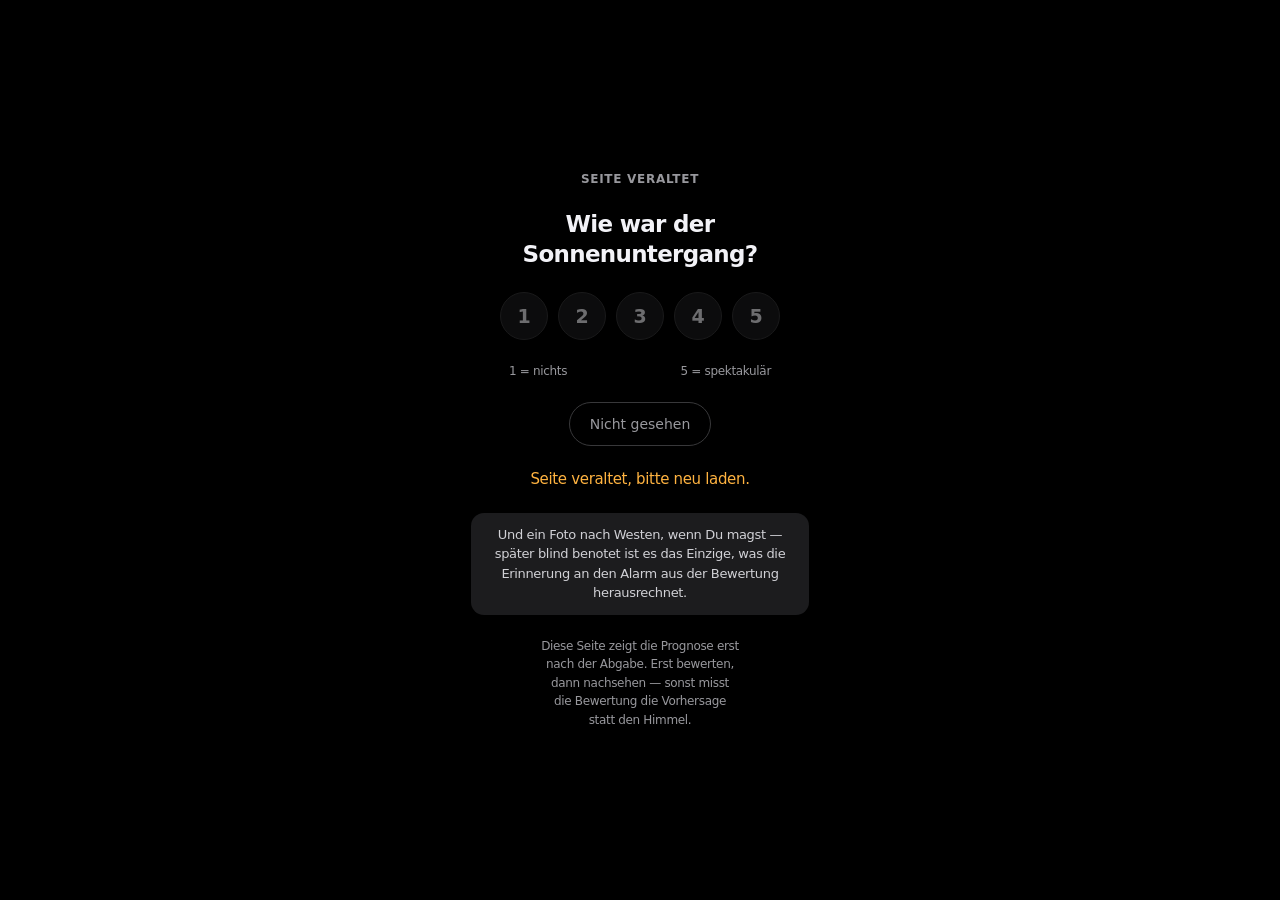
<file: bewerten-berlin.html>
<!doctype html>
<html lang="de">
<head>
<meta charset="utf-8">
<meta name="viewport" content="width=device-width, initial-scale=1">
<meta name="color-scheme" content="dark">
<title>Streulicht — bewerten</title>
<style>
  /* Farben aus stil/tokens.css - dieselbe Quelle wie Produktseite und
     Vertikalschnitt.  Nur Dunkelsatz, Begruendung in T-0010.
     Diese Seite inlined tokens.css NICHT, weil sie auch ohne den Generator
     von Hand lesbar bleiben soll; die paar Werte stehen deshalb doppelt.
     Aendert sich ein Token, gehoert es hier nachgezogen. */
  :root {
    color-scheme: dark;
    --papier:#000; --karte:#1c1c1e; --flaeche2:#2c2c2e;
    --tinte:#f2f2f7; --tinte2:#d1d1d6; --gedaempft:#98989d;
    --achse:#38383a; --gitter:#8e8e93;
    --akzent:#ff9f0a; --akzent-tinte:#ffb340; --akzent-flaeche:#332412;
    --tastflaeche:44px;
    --schrift:-apple-system,BlinkMacSystemFont,"SF Pro Text","SF Pro Display",
              "Segoe UI",system-ui,Roboto,sans-serif;
    --kurve:cubic-bezier(.2,.7,.2,1);
  }
  * { box-sizing:border-box; }
  body { margin:0; background:var(--papier); color:var(--tinte);
         font-family:var(--schrift); font-size:15px; line-height:1.5;
         letter-spacing:-.022em; font-variant-numeric:tabular-nums;
         -webkit-font-smoothing:antialiased; }
  .rahmen { max-width:390px; margin:0 auto; min-height:100vh; }

  /* --- Schirm 1: erfassen ------------------------------------------- */
  #erfassen { min-height:100vh; display:flex; flex-direction:column;
              align-items:center; justify-content:center; gap:22px;
              padding:34px 26px; }
  .etikett { margin:0; color:var(--gedaempft); font-size:12px;
             font-weight:700; letter-spacing:.06em; text-transform:uppercase; }
  h1 { margin:0; font-size:23px; font-weight:700; line-height:1.3;
       letter-spacing:-.03em; text-align:center; text-wrap:balance;
       max-width:15ch; }
  .knoepfe { display:flex; gap:10px; justify-content:center; }
  button.note { width:48px; height:48px; min-width:var(--tastflaeche);
                min-height:var(--tastflaeche); border-radius:999px;
                border:1px solid var(--achse); background:var(--karte);
                color:var(--tinte); font-family:inherit; font-size:19px;
                font-weight:600; cursor:pointer;
                transition:transform .12s var(--kurve), background .15s,
                           border-color .15s; }
  button.note:active { transform:scale(.92); }
  button.note[disabled] { opacity:.45; cursor:default; }
  .gewaehlt { background:var(--akzent-flaeche) !important;
              border-color:var(--akzent) !important;
              color:var(--akzent-tinte) !important; }
  .legende { display:flex; justify-content:space-between; width:100%;
             max-width:262px; color:var(--gedaempft); font-size:12px; }
  /* "Nicht gesehen" ist eine ANTWORT (Note 0), keine Abwesenheit einer
     Antwort - deshalb ein eigener Knopf mit demselben Auswahlzustand wie
     die Ziffern und nicht ein blasses "–" am Ende der Reihe. */
  #nichtgesehen { min-height:var(--tastflaeche); padding:0 20px;
                  border-radius:999px; border:1px solid var(--achse);
                  background:transparent; color:var(--gedaempft);
                  font-family:inherit; font-size:14px; cursor:pointer;
                  transition:border-color .15s, background .15s, color .15s; }
  @media (hover:hover) { #nichtgesehen:hover { border-color:var(--gitter); } }
  #status { min-height:1.4rem; color:var(--akzent-tinte); font-size:15px;
            text-align:center; }
  .foto { margin:0; padding:12px 16px; background:var(--karte);
          border-radius:13px; color:var(--tinte2); font-size:13px;
          text-align:center; line-height:1.5; }
  .blind { margin:0; color:var(--gedaempft); font-size:12px; max-width:26ch;
           text-align:center; line-height:1.55; }
  /* Der Nachsende-Knopf steht auf BEIDEN Schirmen.  Vorher lag er nur auf
     dem Erfassungsschirm - der nach der Abgabe verschwindet.  Bei Netz-
     ausfall war die Bewertung damit lokal sicher, aber der Knopf, mit dem
     man sie losschickt, unerreichbar. */
  .qfuss { padding:0 26px 18px; text-align:center; }
  .qfuss p { margin:0 0 10px; color:var(--gedaempft); font-size:13px; }
  .qfuss p:empty { display:none; }
  #nachsenden, #nachsenden2 { display:none; align-items:center; gap:.6rem;
                background:var(--akzent-flaeche); border:1px solid var(--akzent);
                color:var(--akzent-tinte); border-radius:999px;
                padding:.5rem 1.1rem; font-family:inherit; font-size:13px;
                font-weight:600; min-height:var(--tastflaeche); cursor:pointer; }
  button:focus-visible { outline:2px solid var(--akzent); outline-offset:2px; }

  /* --- Schirm 2: Quittung, danach freigelegt ------------------------ */
  #quittung { display:none; min-height:100vh; flex-direction:column;
              padding:34px 0; }
  #quittung.an { display:flex; }
  .kopf { padding:0 26px; }
  .angekommen { margin:0; color:var(--akzent-tinte); font-size:12px;
                font-weight:700; letter-spacing:.06em; text-transform:uppercase; }
  .danke { margin:2px 0 0; font-size:26px; font-weight:700;
           letter-spacing:-.03em; }
  .wann { margin:2px 0 0; color:var(--gedaempft); font-size:14px; }
  .bandflaeche { margin-top:26px; height:76px; line-height:0; }
  .bandflaeche svg { display:block; width:100%; height:76px; }
  .vorher { padding:20px 26px 0; }
  .vorher .etikett { text-align:left; }
  .vstufe { margin:2px 0 0; font-size:32px; font-weight:800;
            letter-spacing:-.03em; }
  .vzahlen { margin:2px 0 0; color:var(--gedaempft); font-size:13px; }
  .vtext { margin:12px 0 0; color:var(--tinte2); font-size:13px;
           line-height:1.55; text-wrap:pretty; }
  .schub { flex:1; min-height:26px; }
  .cta { display:flex; align-items:center; justify-content:center;
         margin:0 26px; min-height:var(--tastflaeche); padding:0 18px;
         border-radius:999px; background:var(--akzent-flaeche);
         color:var(--akzent-tinte); font-size:14px; font-weight:700;
         text-decoration:none; }
  .selten { color:var(--akzent-tinte); }
  .auffaellig { color:var(--akzent); }
  .unauffaellig { color:var(--gedaempft); }

  @media (prefers-reduced-motion:reduce) {
    * { transition:none !important; }
  }
</style>
</head>
<body>
<div class="rahmen">

<section id="erfassen">
  <p class="etikett" id="datum"></p>
  <h1>Wie war der Sonnenuntergang?</h1>
  <!-- Die fuenf Ziffern stehen im Markup, nicht im Skript.  Sie sind der
       eigentliche Inhalt dieser Seite; wird das Skript geblockt oder bricht
       es ab, stand hier vorher eine leere Zeile zwischen Frage und Legende. -->
  <div class="knoepfe" id="knoepfe">
    <button class="note" type="button" value="1">1</button>
    <button class="note" type="button" value="2">2</button>
    <button class="note" type="button" value="3">3</button>
    <button class="note" type="button" value="4">4</button>
    <button class="note" type="button" value="5">5</button>
  </div>
  <div class="legende"><span>1 = nichts</span><span>5 = spektakulär</span></div>
  <button id="nichtgesehen" type="button">Nicht gesehen</button>
  <div id="status"></div>
  <button id="nachsenden" type="button"></button>
  <p class="foto">Und ein Foto nach Westen, wenn Du magst —
    später blind benotet ist es das Einzige, was die Erinnerung an den Alarm
    aus der Bewertung herausrechnet.</p>
  <p class="blind">
    Diese Seite zeigt die Prognose erst nach der Abgabe. Erst bewerten, dann
    nachsehen — sonst misst die Bewertung die Vorhersage statt den Himmel.
  </p>
</section>

<section id="quittung">
  <div class="kopf">
    <p class="angekommen" id="qkopf">Angekommen</p>
    <p class="danke" id="qdanke"></p>
    <p class="wann" id="qwann"></p>
  </div>
  <div class="bandflaeche" id="qband"></div>
  <div class="vorher">
    <p class="etikett">Vorhergesagt war</p>
    <p class="vstufe" id="qstufe"></p>
    <p class="vzahlen" id="qzahlen"></p>
    <p class="vtext" id="qtext"></p>
  </div>
  <div class="schub"></div>
  <div class="qfuss">
    <p id="qstatus"></p>
    <button id="nachsenden2" type="button"></button>
  </div>
  <a class="cta" id="qcta" href="#">Prognose der nächsten Abende</a>
</section>

</div>
<script>
const TOPIC    = "sl-bew-2m65326hwe64";
const ORT      = "berlin";
const ANZEIGE  = "Berlin";
const SEITE    = "https://xindaan.github.io/streulicht/bewerten-berlin.html";
const PROGNOSE = {"2026-08-18": {"band": "<svg viewBox=\"0 0 100 20\" preserveAspectRatio=\"none\" xmlns=\"http://www.w3.org/2000/svg\" role=\"img\" aria-label=\"Lichteindruck, schematisch\"><defs><linearGradient id=\"bq1\" x1=\"0\" x2=\"1\" y1=\"0\" y2=\"0\"><stop offset=\"0.00\" stop-color=\"#1e1d22\"/><stop offset=\"0.25\" stop-color=\"#2c262a\"/><stop offset=\"0.50\" stop-color=\"#3d332a\"/><stop offset=\"0.75\" stop-color=\"#3d362d\"/><stop offset=\"1.00\" stop-color=\"#363433\"/></linearGradient><linearGradient id=\"bs1\" x1=\"0\" x2=\"0\" y1=\"0\" y2=\"1\"><stop offset=\"0\" stop-color=\"#000\" stop-opacity=\".55\"/><stop offset=\".62\" stop-color=\"#000\" stop-opacity=\"0\"/><stop offset=\"1\" stop-color=\"#000\" stop-opacity=\".35\"/></linearGradient></defs><rect width=\"100\" height=\"20\" fill=\"url(#bq1)\"/><rect width=\"100\" height=\"20\" fill=\"url(#bs1)\"/></svg>", "stufe": "unauffällig", "klasse": "unauffaellig", "p": 0.59, "wahrsch": 0.0}, "2026-08-20": {"band": "<svg viewBox=\"0 0 100 20\" preserveAspectRatio=\"none\" xmlns=\"http://www.w3.org/2000/svg\" role=\"img\" aria-label=\"Lichteindruck, schematisch\"><defs><linearGradient id=\"bq2\" x1=\"0\" x2=\"1\" y1=\"0\" y2=\"0\"><stop offset=\"0.00\" stop-color=\"#1e1e22\"/><stop offset=\"0.25\" stop-color=\"#27262a\"/><stop offset=\"0.50\" stop-color=\"#302e2b\"/><stop offset=\"0.75\" stop-color=\"#2b2a2b\"/><stop offset=\"1.00\" stop-color=\"#232326\"/></linearGradient><linearGradient id=\"bs2\" x1=\"0\" x2=\"0\" y1=\"0\" y2=\"1\"><stop offset=\"0\" stop-color=\"#000\" stop-opacity=\".55\"/><stop offset=\".62\" stop-color=\"#000\" stop-opacity=\"0\"/><stop offset=\"1\" stop-color=\"#000\" stop-opacity=\".35\"/></linearGradient></defs><rect width=\"100\" height=\"20\" fill=\"url(#bq2)\"/><rect width=\"100\" height=\"20\" fill=\"url(#bs2)\"/></svg>", "stufe": "unauffällig", "klasse": "unauffaellig", "p": 0.397, "wahrsch": 0.0}, "2026-08-21": {"band": "<svg viewBox=\"0 0 100 20\" preserveAspectRatio=\"none\" xmlns=\"http://www.w3.org/2000/svg\" role=\"img\" aria-label=\"Lichteindruck, schematisch\"><defs><linearGradient id=\"bq3\" x1=\"0\" x2=\"1\" y1=\"0\" y2=\"0\"><stop offset=\"0.00\" stop-color=\"#1d1824\"/><stop offset=\"0.25\" stop-color=\"#442829\"/><stop offset=\"0.50\" stop-color=\"#814c23\"/><stop offset=\"0.75\" stop-color=\"#9c7336\"/><stop offset=\"1.00\" stop-color=\"#988b76\"/></linearGradient><linearGradient id=\"bs3\" x1=\"0\" x2=\"0\" y1=\"0\" y2=\"1\"><stop offset=\"0\" stop-color=\"#000\" stop-opacity=\".55\"/><stop offset=\".62\" stop-color=\"#000\" stop-opacity=\"0\"/><stop offset=\"1\" stop-color=\"#000\" stop-opacity=\".35\"/></linearGradient></defs><rect width=\"100\" height=\"20\" fill=\"url(#bq3)\"/><rect width=\"100\" height=\"20\" fill=\"url(#bs3)\"/></svg>", "stufe": "auffällig", "klasse": "auffaellig", "p": 0.8556, "wahrsch": 0.0}, "2026-08-22": {"band": "<svg viewBox=\"0 0 100 20\" preserveAspectRatio=\"none\" xmlns=\"http://www.w3.org/2000/svg\" role=\"img\" aria-label=\"Lichteindruck, schematisch\"><defs><linearGradient id=\"bq4\" x1=\"0\" x2=\"1\" y1=\"0\" y2=\"0\"><stop offset=\"0.00\" stop-color=\"#1e1e22\"/><stop offset=\"0.25\" stop-color=\"#26262a\"/><stop offset=\"0.50\" stop-color=\"#2e2d2b\"/><stop offset=\"0.75\" stop-color=\"#28282b\"/><stop offset=\"1.00\" stop-color=\"#202024\"/></linearGradient><linearGradient id=\"bs4\" x1=\"0\" x2=\"0\" y1=\"0\" y2=\"1\"><stop offset=\"0\" stop-color=\"#000\" stop-opacity=\".55\"/><stop offset=\".62\" stop-color=\"#000\" stop-opacity=\"0\"/><stop offset=\"1\" stop-color=\"#000\" stop-opacity=\".35\"/></linearGradient></defs><rect width=\"100\" height=\"20\" fill=\"url(#bq4)\"/><rect width=\"100\" height=\"20\" fill=\"url(#bs4)\"/></svg>", "stufe": "unauffällig", "klasse": "unauffaellig", "p": 0.3224, "wahrsch": 0.0}, "2026-08-23": {"band": "<svg viewBox=\"0 0 100 20\" preserveAspectRatio=\"none\" xmlns=\"http://www.w3.org/2000/svg\" role=\"img\" aria-label=\"Lichteindruck, schematisch\"><defs><linearGradient id=\"bq5\" x1=\"0\" x2=\"1\" y1=\"0\" y2=\"0\"><stop offset=\"0.00\" stop-color=\"#1e1d22\"/><stop offset=\"0.25\" stop-color=\"#2a262a\"/><stop offset=\"0.50\" stop-color=\"#3a322a\"/><stop offset=\"0.75\" stop-color=\"#39332d\"/><stop offset=\"1.00\" stop-color=\"#323030\"/></linearGradient><linearGradient id=\"bs5\" x1=\"0\" x2=\"0\" y1=\"0\" y2=\"1\"><stop offset=\"0\" stop-color=\"#000\" stop-opacity=\".55\"/><stop offset=\".62\" stop-color=\"#000\" stop-opacity=\"0\"/><stop offset=\"1\" stop-color=\"#000\" stop-opacity=\".35\"/></linearGradient></defs><rect width=\"100\" height=\"20\" fill=\"url(#bq5)\"/><rect width=\"100\" height=\"20\" fill=\"url(#bs5)\"/></svg>", "stufe": "unauffällig", "klasse": "unauffaellig", "p": 0.553, "wahrsch": 0.0}, "2026-08-24": {"band": "<svg viewBox=\"0 0 100 20\" preserveAspectRatio=\"none\" xmlns=\"http://www.w3.org/2000/svg\" role=\"img\" aria-label=\"Lichteindruck, schematisch\"><defs><linearGradient id=\"bq6\" x1=\"0\" x2=\"1\" y1=\"0\" y2=\"0\"><stop offset=\"0.00\" stop-color=\"#1e1e22\"/><stop offset=\"0.25\" stop-color=\"#26262a\"/><stop offset=\"0.50\" stop-color=\"#2e2d2b\"/><stop offset=\"0.75\" stop-color=\"#28282b\"/><stop offset=\"1.00\" stop-color=\"#202024\"/></linearGradient><linearGradient id=\"bs6\" x1=\"0\" x2=\"0\" y1=\"0\" y2=\"1\"><stop offset=\"0\" stop-color=\"#000\" stop-opacity=\".55\"/><stop offset=\".62\" stop-color=\"#000\" stop-opacity=\"0\"/><stop offset=\"1\" stop-color=\"#000\" stop-opacity=\".35\"/></linearGradient></defs><rect width=\"100\" height=\"20\" fill=\"url(#bq6)\"/><rect width=\"100\" height=\"20\" fill=\"url(#bs6)\"/></svg>", "stufe": "unauffällig", "klasse": "unauffaellig", "p": 0.0, "wahrsch": 0.0}, "2026-08-25": {"band": "<svg viewBox=\"0 0 100 20\" preserveAspectRatio=\"none\" xmlns=\"http://www.w3.org/2000/svg\" role=\"img\" aria-label=\"Lichteindruck, schematisch\"><defs><linearGradient id=\"bq7\" x1=\"0\" x2=\"1\" y1=\"0\" y2=\"0\"><stop offset=\"0.00\" stop-color=\"#1d1924\"/><stop offset=\"0.25\" stop-color=\"#3c2829\"/><stop offset=\"0.50\" stop-color=\"#6c4425\"/><stop offset=\"0.75\" stop-color=\"#7e6033\"/><stop offset=\"1.00\" stop-color=\"#796f61\"/></linearGradient><linearGradient id=\"bs7\" x1=\"0\" x2=\"0\" y1=\"0\" y2=\"1\"><stop offset=\"0\" stop-color=\"#000\" stop-opacity=\".55\"/><stop offset=\".62\" stop-color=\"#000\" stop-opacity=\"0\"/><stop offset=\"1\" stop-color=\"#000\" stop-opacity=\".35\"/></linearGradient></defs><rect width=\"100\" height=\"20\" fill=\"url(#bq7)\"/><rect width=\"100\" height=\"20\" fill=\"url(#bs7)\"/></svg>", "stufe": "auffällig", "klasse": "auffaellig", "p": 0.8056, "wahrsch": 0.11764705882352941}, "2026-08-26": {"band": "<svg viewBox=\"0 0 100 20\" preserveAspectRatio=\"none\" xmlns=\"http://www.w3.org/2000/svg\" role=\"img\" aria-label=\"Lichteindruck, schematisch\"><defs><linearGradient id=\"bq8\" x1=\"0\" x2=\"1\" y1=\"0\" y2=\"0\"><stop offset=\"0.00\" stop-color=\"#1e1d22\"/><stop offset=\"0.25\" stop-color=\"#2d262a\"/><stop offset=\"0.50\" stop-color=\"#403429\"/><stop offset=\"0.75\" stop-color=\"#41382d\"/><stop offset=\"1.00\" stop-color=\"#3a3736\"/></linearGradient><linearGradient id=\"bs8\" x1=\"0\" x2=\"0\" y1=\"0\" y2=\"1\"><stop offset=\"0\" stop-color=\"#000\" stop-opacity=\".55\"/><stop offset=\".62\" stop-color=\"#000\" stop-opacity=\"0\"/><stop offset=\"1\" stop-color=\"#000\" stop-opacity=\".35\"/></linearGradient></defs><rect width=\"100\" height=\"20\" fill=\"url(#bq8)\"/><rect width=\"100\" height=\"20\" fill=\"url(#bs8)\"/></svg>", "stufe": "unauffällig", "klasse": "unauffaellig", "p": 0.614, "wahrsch": 0.0}, "2026-08-27": {"band": "<svg viewBox=\"0 0 100 20\" preserveAspectRatio=\"none\" xmlns=\"http://www.w3.org/2000/svg\" role=\"img\" aria-label=\"Lichteindruck, schematisch\"><defs><linearGradient id=\"bq9\" x1=\"0\" x2=\"1\" y1=\"0\" y2=\"0\"><stop offset=\"0.00\" stop-color=\"#1d1924\"/><stop offset=\"0.25\" stop-color=\"#3e2829\"/><stop offset=\"0.50\" stop-color=\"#714624\"/><stop offset=\"0.75\" stop-color=\"#856434\"/><stop offset=\"1.00\" stop-color=\"#817666\"/></linearGradient><linearGradient id=\"bs9\" x1=\"0\" x2=\"0\" y1=\"0\" y2=\"1\"><stop offset=\"0\" stop-color=\"#000\" stop-opacity=\".55\"/><stop offset=\".62\" stop-color=\"#000\" stop-opacity=\"0\"/><stop offset=\"1\" stop-color=\"#000\" stop-opacity=\".35\"/></linearGradient></defs><rect width=\"100\" height=\"20\" fill=\"url(#bq9)\"/><rect width=\"100\" height=\"20\" fill=\"url(#bs9)\"/></svg>", "stufe": "auffällig", "klasse": "auffaellig", "p": 0.82, "wahrsch": 0.0784313725490196}, "2026-09-03": {"band": "<svg viewBox=\"0 0 100 20\" preserveAspectRatio=\"none\" xmlns=\"http://www.w3.org/2000/svg\" role=\"img\" aria-label=\"Lichteindruck, schematisch\"><defs><linearGradient id=\"bq10\" x1=\"0\" x2=\"1\" y1=\"0\" y2=\"0\"><stop offset=\"0.00\" stop-color=\"#1e1d22\"/><stop offset=\"0.25\" stop-color=\"#2c262a\"/><stop offset=\"0.50\" stop-color=\"#3f3329\"/><stop offset=\"0.75\" stop-color=\"#40382d\"/><stop offset=\"1.00\" stop-color=\"#393635\"/></linearGradient><linearGradient id=\"bs10\" x1=\"0\" x2=\"0\" y1=\"0\" y2=\"1\"><stop offset=\"0\" stop-color=\"#000\" stop-opacity=\".55\"/><stop offset=\".62\" stop-color=\"#000\" stop-opacity=\"0\"/><stop offset=\"1\" stop-color=\"#000\" stop-opacity=\".35\"/></linearGradient></defs><rect width=\"100\" height=\"20\" fill=\"url(#bq10)\"/><rect width=\"100\" height=\"20\" fill=\"url(#bs10)\"/></svg>", "stufe": "unauffällig", "klasse": "unauffaellig", "p": 0.6044, "wahrsch": 0.0}, "2026-09-05": {"band": "<svg viewBox=\"0 0 100 20\" preserveAspectRatio=\"none\" xmlns=\"http://www.w3.org/2000/svg\" role=\"img\" aria-label=\"Lichteindruck, schematisch\"><defs><linearGradient id=\"bq11\" x1=\"0\" x2=\"1\" y1=\"0\" y2=\"0\"><stop offset=\"0.00\" stop-color=\"#1e1e22\"/><stop offset=\"0.25\" stop-color=\"#26262a\"/><stop offset=\"0.50\" stop-color=\"#2f2d2b\"/><stop offset=\"0.75\" stop-color=\"#2a292b\"/><stop offset=\"1.00\" stop-color=\"#222225\"/></linearGradient><linearGradient id=\"bs11\" x1=\"0\" x2=\"0\" y1=\"0\" y2=\"1\"><stop offset=\"0\" stop-color=\"#000\" stop-opacity=\".55\"/><stop offset=\".62\" stop-color=\"#000\" stop-opacity=\"0\"/><stop offset=\"1\" stop-color=\"#000\" stop-opacity=\".35\"/></linearGradient></defs><rect width=\"100\" height=\"20\" fill=\"url(#bq11)\"/><rect width=\"100\" height=\"20\" fill=\"url(#bs11)\"/></svg>", "stufe": "unauffällig", "klasse": "unauffaellig", "p": 0.3676, "wahrsch": 0.0}, "2026-09-06": {"band": "<svg viewBox=\"0 0 100 20\" preserveAspectRatio=\"none\" xmlns=\"http://www.w3.org/2000/svg\" role=\"img\" aria-label=\"Lichteindruck, schematisch\"><defs><linearGradient id=\"bq12\" x1=\"0\" x2=\"1\" y1=\"0\" y2=\"0\"><stop offset=\"0.00\" stop-color=\"#1e1c23\"/><stop offset=\"0.25\" stop-color=\"#31272a\"/><stop offset=\"0.50\" stop-color=\"#4c3828\"/><stop offset=\"0.75\" stop-color=\"#51432f\"/><stop offset=\"1.00\" stop-color=\"#4b4642\"/></linearGradient><linearGradient id=\"bs12\" x1=\"0\" x2=\"0\" y1=\"0\" y2=\"1\"><stop offset=\"0\" stop-color=\"#000\" stop-opacity=\".55\"/><stop offset=\".62\" stop-color=\"#000\" stop-opacity=\"0\"/><stop offset=\"1\" stop-color=\"#000\" stop-opacity=\".35\"/></linearGradient></defs><rect width=\"100\" height=\"20\" fill=\"url(#bq12)\"/><rect width=\"100\" height=\"20\" fill=\"url(#bs12)\"/></svg>", "stufe": "unauffällig", "klasse": "unauffaellig", "p": 0.6982, "wahrsch": 0.0}, "2026-09-07": {"band": "<svg viewBox=\"0 0 100 20\" preserveAspectRatio=\"none\" xmlns=\"http://www.w3.org/2000/svg\" role=\"img\" aria-label=\"Lichteindruck, schematisch\"><defs><linearGradient id=\"bq13\" x1=\"0\" x2=\"1\" y1=\"0\" y2=\"0\"><stop offset=\"0.00\" stop-color=\"#1e1c23\"/><stop offset=\"0.25\" stop-color=\"#31272a\"/><stop offset=\"0.50\" stop-color=\"#4c3828\"/><stop offset=\"0.75\" stop-color=\"#52432f\"/><stop offset=\"1.00\" stop-color=\"#4b4742\"/></linearGradient><linearGradient id=\"bs13\" x1=\"0\" x2=\"0\" y1=\"0\" y2=\"1\"><stop offset=\"0\" stop-color=\"#000\" stop-opacity=\".55\"/><stop offset=\".62\" stop-color=\"#000\" stop-opacity=\"0\"/><stop offset=\"1\" stop-color=\"#000\" stop-opacity=\".35\"/></linearGradient></defs><rect width=\"100\" height=\"20\" fill=\"url(#bq13)\"/><rect width=\"100\" height=\"20\" fill=\"url(#bs13)\"/></svg>", "stufe": "unauffällig", "klasse": "unauffaellig", "p": 0.7002, "wahrsch": 0.0}, "2026-09-08": {"band": "<svg viewBox=\"0 0 100 20\" preserveAspectRatio=\"none\" xmlns=\"http://www.w3.org/2000/svg\" role=\"img\" aria-label=\"Lichteindruck, schematisch\"><defs><linearGradient id=\"bq14\" x1=\"0\" x2=\"1\" y1=\"0\" y2=\"0\"><stop offset=\"0.00\" stop-color=\"#1e1d22\"/><stop offset=\"0.25\" stop-color=\"#29262a\"/><stop offset=\"0.50\" stop-color=\"#35302a\"/><stop offset=\"0.75\" stop-color=\"#322e2c\"/><stop offset=\"1.00\" stop-color=\"#2a292b\"/></linearGradient><linearGradient id=\"bs14\" x1=\"0\" x2=\"0\" y1=\"0\" y2=\"1\"><stop offset=\"0\" stop-color=\"#000\" stop-opacity=\".55\"/><stop offset=\".62\" stop-color=\"#000\" stop-opacity=\"0\"/><stop offset=\"1\" stop-color=\"#000\" stop-opacity=\".35\"/></linearGradient></defs><rect width=\"100\" height=\"20\" fill=\"url(#bq14)\"/><rect width=\"100\" height=\"20\" fill=\"url(#bs14)\"/></svg>", "stufe": "unauffällig", "klasse": "unauffaellig", "p": 0.4853, "wahrsch": 0.0}, "2026-09-10": {"band": "<svg viewBox=\"0 0 100 20\" preserveAspectRatio=\"none\" xmlns=\"http://www.w3.org/2000/svg\" role=\"img\" aria-label=\"Lichteindruck, schematisch\"><defs><linearGradient id=\"bq15\" x1=\"0\" x2=\"1\" y1=\"0\" y2=\"0\"><stop offset=\"0.00\" stop-color=\"#1e1e22\"/><stop offset=\"0.25\" stop-color=\"#26262a\"/><stop offset=\"0.50\" stop-color=\"#2e2d2b\"/><stop offset=\"0.75\" stop-color=\"#28282b\"/><stop offset=\"1.00\" stop-color=\"#202024\"/></linearGradient><linearGradient id=\"bs15\" x1=\"0\" x2=\"0\" y1=\"0\" y2=\"1\"><stop offset=\"0\" stop-color=\"#000\" stop-opacity=\".55\"/><stop offset=\".62\" stop-color=\"#000\" stop-opacity=\"0\"/><stop offset=\"1\" stop-color=\"#000\" stop-opacity=\".35\"/></linearGradient></defs><rect width=\"100\" height=\"20\" fill=\"url(#bq15)\"/><rect width=\"100\" height=\"20\" fill=\"url(#bs15)\"/></svg>", "stufe": "unauffällig", "klasse": "unauffaellig", "p": 0.2642, "wahrsch": 0.0}, "2026-09-14": {"band": "<svg viewBox=\"0 0 100 20\" preserveAspectRatio=\"none\" xmlns=\"http://www.w3.org/2000/svg\" role=\"img\" aria-label=\"Lichteindruck, schematisch\"><defs><linearGradient id=\"bq16\" x1=\"0\" x2=\"1\" y1=\"0\" y2=\"0\"><stop offset=\"0.00\" stop-color=\"#1d1a23\"/><stop offset=\"0.25\" stop-color=\"#392729\"/><stop offset=\"0.50\" stop-color=\"#624026\"/><stop offset=\"0.75\" stop-color=\"#715732\"/><stop offset=\"1.00\" stop-color=\"#6c6358\"/></linearGradient><linearGradient id=\"bs16\" x1=\"0\" x2=\"0\" y1=\"0\" y2=\"1\"><stop offset=\"0\" stop-color=\"#000\" stop-opacity=\".55\"/><stop offset=\".62\" stop-color=\"#000\" stop-opacity=\"0\"/><stop offset=\"1\" stop-color=\"#000\" stop-opacity=\".35\"/></linearGradient></defs><rect width=\"100\" height=\"20\" fill=\"url(#bq16)\"/><rect width=\"100\" height=\"20\" fill=\"url(#bs16)\"/></svg>", "stufe": "unauffällig", "klasse": "unauffaellig", "p": 0.7871, "wahrsch": 0.0784313725490196}, "2026-09-15": {"band": "<svg viewBox=\"0 0 100 20\" preserveAspectRatio=\"none\" xmlns=\"http://www.w3.org/2000/svg\" role=\"img\" aria-label=\"Lichteindruck, schematisch\"><defs><linearGradient id=\"bq17\" x1=\"0\" x2=\"1\" y1=\"0\" y2=\"0\"><stop offset=\"0.00\" stop-color=\"#1e1e22\"/><stop offset=\"0.25\" stop-color=\"#26262a\"/><stop offset=\"0.50\" stop-color=\"#2e2d2b\"/><stop offset=\"0.75\" stop-color=\"#28282b\"/><stop offset=\"1.00\" stop-color=\"#202024\"/></linearGradient><linearGradient id=\"bs17\" x1=\"0\" x2=\"0\" y1=\"0\" y2=\"1\"><stop offset=\"0\" stop-color=\"#000\" stop-opacity=\".55\"/><stop offset=\".62\" stop-color=\"#000\" stop-opacity=\"0\"/><stop offset=\"1\" stop-color=\"#000\" stop-opacity=\".35\"/></linearGradient></defs><rect width=\"100\" height=\"20\" fill=\"url(#bq17)\"/><rect width=\"100\" height=\"20\" fill=\"url(#bs17)\"/></svg>", "stufe": "unauffällig", "klasse": "unauffaellig", "p": 0.3032, "wahrsch": 0.0}, "2026-09-16": {"band": "<svg viewBox=\"0 0 100 20\" preserveAspectRatio=\"none\" xmlns=\"http://www.w3.org/2000/svg\" role=\"img\" aria-label=\"Lichteindruck, schematisch\"><defs><linearGradient id=\"bq18\" x1=\"0\" x2=\"1\" y1=\"0\" y2=\"0\"><stop offset=\"0.00\" stop-color=\"#1d1a23\"/><stop offset=\"0.25\" stop-color=\"#3b2729\"/><stop offset=\"0.50\" stop-color=\"#684225\"/><stop offset=\"0.75\" stop-color=\"#785c33\"/><stop offset=\"1.00\" stop-color=\"#736a5d\"/></linearGradient><linearGradient id=\"bs18\" x1=\"0\" x2=\"0\" y1=\"0\" y2=\"1\"><stop offset=\"0\" stop-color=\"#000\" stop-opacity=\".55\"/><stop offset=\".62\" stop-color=\"#000\" stop-opacity=\"0\"/><stop offset=\"1\" stop-color=\"#000\" stop-opacity=\".35\"/></linearGradient></defs><rect width=\"100\" height=\"20\" fill=\"url(#bq18)\"/><rect width=\"100\" height=\"20\" fill=\"url(#bs18)\"/></svg>", "stufe": "unauffällig", "klasse": "unauffaellig", "p": 0.7974, "wahrsch": 0.0196078431372549}, "2026-09-17": {"band": "<svg viewBox=\"0 0 100 20\" preserveAspectRatio=\"none\" xmlns=\"http://www.w3.org/2000/svg\" role=\"img\" aria-label=\"Lichteindruck, schematisch\"><defs><linearGradient id=\"bq19\" x1=\"0\" x2=\"1\" y1=\"0\" y2=\"0\"><stop offset=\"0.00\" stop-color=\"#1e1c23\"/><stop offset=\"0.25\" stop-color=\"#30272a\"/><stop offset=\"0.50\" stop-color=\"#4a3728\"/><stop offset=\"0.75\" stop-color=\"#4f412f\"/><stop offset=\"1.00\" stop-color=\"#484440\"/></linearGradient><linearGradient id=\"bs19\" x1=\"0\" x2=\"0\" y1=\"0\" y2=\"1\"><stop offset=\"0\" stop-color=\"#000\" stop-opacity=\".55\"/><stop offset=\".62\" stop-color=\"#000\" stop-opacity=\"0\"/><stop offset=\"1\" stop-color=\"#000\" stop-opacity=\".35\"/></linearGradient></defs><rect width=\"100\" height=\"20\" fill=\"url(#bq19)\"/><rect width=\"100\" height=\"20\" fill=\"url(#bs19)\"/></svg>", "stufe": "unauffällig", "klasse": "unauffaellig", "p": 0.6865, "wahrsch": 0.0}, "2026-09-19": {"band": "<svg viewBox=\"0 0 100 20\" preserveAspectRatio=\"none\" xmlns=\"http://www.w3.org/2000/svg\" role=\"img\" aria-label=\"Lichteindruck, schematisch\"><defs><linearGradient id=\"bq20\" x1=\"0\" x2=\"1\" y1=\"0\" y2=\"0\"><stop offset=\"0.00\" stop-color=\"#1e1e22\"/><stop offset=\"0.25\" stop-color=\"#27262a\"/><stop offset=\"0.50\" stop-color=\"#312e2b\"/><stop offset=\"0.75\" stop-color=\"#2c2a2b\"/><stop offset=\"1.00\" stop-color=\"#242427\"/></linearGradient><linearGradient id=\"bs20\" x1=\"0\" x2=\"0\" y1=\"0\" y2=\"1\"><stop offset=\"0\" stop-color=\"#000\" stop-opacity=\".55\"/><stop offset=\".62\" stop-color=\"#000\" stop-opacity=\"0\"/><stop offset=\"1\" stop-color=\"#000\" stop-opacity=\".35\"/></linearGradient></defs><rect width=\"100\" height=\"20\" fill=\"url(#bq20)\"/><rect width=\"100\" height=\"20\" fill=\"url(#bs20)\"/></svg>", "stufe": "unauffällig", "klasse": "unauffaellig", "p": 0.4011, "wahrsch": 0.0}, "2026-09-22": {"band": "<svg viewBox=\"0 0 100 20\" preserveAspectRatio=\"none\" xmlns=\"http://www.w3.org/2000/svg\" role=\"img\" aria-label=\"Lichteindruck, schematisch\"><defs><linearGradient id=\"bq21\" x1=\"0\" x2=\"1\" y1=\"0\" y2=\"0\"><stop offset=\"0.00\" stop-color=\"#1e1e22\"/><stop offset=\"0.25\" stop-color=\"#26262a\"/><stop offset=\"0.50\" stop-color=\"#2e2d2b\"/><stop offset=\"0.75\" stop-color=\"#28282b\"/><stop offset=\"1.00\" stop-color=\"#202024\"/></linearGradient><linearGradient id=\"bs21\" x1=\"0\" x2=\"0\" y1=\"0\" y2=\"1\"><stop offset=\"0\" stop-color=\"#000\" stop-opacity=\".55\"/><stop offset=\".62\" stop-color=\"#000\" stop-opacity=\"0\"/><stop offset=\"1\" stop-color=\"#000\" stop-opacity=\".35\"/></linearGradient></defs><rect width=\"100\" height=\"20\" fill=\"url(#bq21)\"/><rect width=\"100\" height=\"20\" fill=\"url(#bs21)\"/></svg>", "stufe": "unauffällig", "klasse": "unauffaellig", "p": 0.2964, "wahrsch": 0.0}, "2026-09-25": {"band": "<svg viewBox=\"0 0 100 20\" preserveAspectRatio=\"none\" xmlns=\"http://www.w3.org/2000/svg\" role=\"img\" aria-label=\"Lichteindruck, schematisch\"><defs><linearGradient id=\"bq22\" x1=\"0\" x2=\"1\" y1=\"0\" y2=\"0\"><stop offset=\"0.00\" stop-color=\"#1e1b23\"/><stop offset=\"0.25\" stop-color=\"#33272a\"/><stop offset=\"0.50\" stop-color=\"#523a28\"/><stop offset=\"0.75\" stop-color=\"#5a4830\"/><stop offset=\"1.00\" stop-color=\"#544e48\"/></linearGradient><linearGradient id=\"bs22\" x1=\"0\" x2=\"0\" y1=\"0\" y2=\"1\"><stop offset=\"0\" stop-color=\"#000\" stop-opacity=\".55\"/><stop offset=\".62\" stop-color=\"#000\" stop-opacity=\"0\"/><stop offset=\"1\" stop-color=\"#000\" stop-opacity=\".35\"/></linearGradient></defs><rect width=\"100\" height=\"20\" fill=\"url(#bq22)\"/><rect width=\"100\" height=\"20\" fill=\"url(#bs22)\"/></svg>", "stufe": "unauffällig", "klasse": "unauffaellig", "p": 0.7269, "wahrsch": 0.0196078431372549}, "2026-09-27": {"band": "<svg viewBox=\"0 0 100 20\" preserveAspectRatio=\"none\" xmlns=\"http://www.w3.org/2000/svg\" role=\"img\" aria-label=\"Lichteindruck, schematisch\"><defs><linearGradient id=\"bq23\" x1=\"0\" x2=\"1\" y1=\"0\" y2=\"0\"><stop offset=\"0.00\" stop-color=\"#1e1c23\"/><stop offset=\"0.25\" stop-color=\"#31272a\"/><stop offset=\"0.50\" stop-color=\"#4d3828\"/><stop offset=\"0.75\" stop-color=\"#53442f\"/><stop offset=\"1.00\" stop-color=\"#4d4843\"/></linearGradient><linearGradient id=\"bs23\" x1=\"0\" x2=\"0\" y1=\"0\" y2=\"1\"><stop offset=\"0\" stop-color=\"#000\" stop-opacity=\".55\"/><stop offset=\".62\" stop-color=\"#000\" stop-opacity=\"0\"/><stop offset=\"1\" stop-color=\"#000\" stop-opacity=\".35\"/></linearGradient></defs><rect width=\"100\" height=\"20\" fill=\"url(#bq23)\"/><rect width=\"100\" height=\"20\" fill=\"url(#bs23)\"/></svg>", "stufe": "unauffällig", "klasse": "unauffaellig", "p": 0.7077, "wahrsch": 0.058823529411764705}, "2026-10-04": {"band": "<svg viewBox=\"0 0 100 20\" preserveAspectRatio=\"none\" xmlns=\"http://www.w3.org/2000/svg\" role=\"img\" aria-label=\"Lichteindruck, schematisch\"><defs><linearGradient id=\"bq24\" x1=\"0\" x2=\"1\" y1=\"0\" y2=\"0\"><stop offset=\"0.00\" stop-color=\"#1d1a23\"/><stop offset=\"0.25\" stop-color=\"#3a2729\"/><stop offset=\"0.50\" stop-color=\"#654126\"/><stop offset=\"0.75\" stop-color=\"#755a33\"/><stop offset=\"1.00\" stop-color=\"#70675b\"/></linearGradient><linearGradient id=\"bs24\" x1=\"0\" x2=\"0\" y1=\"0\" y2=\"1\"><stop offset=\"0\" stop-color=\"#000\" stop-opacity=\".55\"/><stop offset=\".62\" stop-color=\"#000\" stop-opacity=\"0\"/><stop offset=\"1\" stop-color=\"#000\" stop-opacity=\".35\"/></linearGradient></defs><rect width=\"100\" height=\"20\" fill=\"url(#bq24)\"/><rect width=\"100\" height=\"20\" fill=\"url(#bs24)\"/></svg>", "stufe": "unauffällig", "klasse": "unauffaellig", "p": 0.7926, "wahrsch": 0.1568627450980392}, "2026-10-05": {"band": "<svg viewBox=\"0 0 100 20\" preserveAspectRatio=\"none\" xmlns=\"http://www.w3.org/2000/svg\" role=\"img\" aria-label=\"Lichteindruck, schematisch\"><defs><linearGradient id=\"bq25\" x1=\"0\" x2=\"1\" y1=\"0\" y2=\"0\"><stop offset=\"0.00\" stop-color=\"#1c1326\"/><stop offset=\"0.25\" stop-color=\"#592a28\"/><stop offset=\"0.50\" stop-color=\"#bb611d\"/><stop offset=\"0.75\" stop-color=\"#eca73e\"/><stop offset=\"1.00\" stop-color=\"#ebd5b0\"/></linearGradient><linearGradient id=\"bs25\" x1=\"0\" x2=\"0\" y1=\"0\" y2=\"1\"><stop offset=\"0\" stop-color=\"#000\" stop-opacity=\".55\"/><stop offset=\".62\" stop-color=\"#000\" stop-opacity=\"0\"/><stop offset=\"1\" stop-color=\"#000\" stop-opacity=\".35\"/></linearGradient></defs><rect width=\"100\" height=\"20\" fill=\"url(#bq25)\"/><rect width=\"100\" height=\"20\" fill=\"url(#bs25)\"/></svg>", "stufe": "auffällig", "klasse": "auffaellig", "p": 0.9336, "wahrsch": 0.3333333333333333}, "2026-10-06": {"band": "<svg viewBox=\"0 0 100 20\" preserveAspectRatio=\"none\" xmlns=\"http://www.w3.org/2000/svg\" role=\"img\" aria-label=\"Lichteindruck, schematisch\"><defs><linearGradient id=\"bq26\" x1=\"0\" x2=\"1\" y1=\"0\" y2=\"0\"><stop offset=\"0.00\" stop-color=\"#1e1b23\"/><stop offset=\"0.25\" stop-color=\"#33272a\"/><stop offset=\"0.50\" stop-color=\"#513a28\"/><stop offset=\"0.75\" stop-color=\"#594830\"/><stop offset=\"1.00\" stop-color=\"#534d47\"/></linearGradient><linearGradient id=\"bs26\" x1=\"0\" x2=\"0\" y1=\"0\" y2=\"1\"><stop offset=\"0\" stop-color=\"#000\" stop-opacity=\".55\"/><stop offset=\".62\" stop-color=\"#000\" stop-opacity=\"0\"/><stop offset=\"1\" stop-color=\"#000\" stop-opacity=\".35\"/></linearGradient></defs><rect width=\"100\" height=\"20\" fill=\"url(#bq26)\"/><rect width=\"100\" height=\"20\" fill=\"url(#bs26)\"/></svg>", "stufe": "unauffällig", "klasse": "unauffaellig", "p": 0.7255, "wahrsch": 0.11764705882352941}, "2026-10-09": {"band": "<svg viewBox=\"0 0 100 20\" preserveAspectRatio=\"none\" xmlns=\"http://www.w3.org/2000/svg\" role=\"img\" aria-label=\"Lichteindruck, schematisch\"><defs><linearGradient id=\"bq27\" x1=\"0\" x2=\"1\" y1=\"0\" y2=\"0\"><stop offset=\"0.00\" stop-color=\"#1e1e22\"/><stop offset=\"0.25\" stop-color=\"#26262a\"/><stop offset=\"0.50\" stop-color=\"#2e2d2b\"/><stop offset=\"0.75\" stop-color=\"#28282b\"/><stop offset=\"1.00\" stop-color=\"#202024\"/></linearGradient><linearGradient id=\"bs27\" x1=\"0\" x2=\"0\" y1=\"0\" y2=\"1\"><stop offset=\"0\" stop-color=\"#000\" stop-opacity=\".55\"/><stop offset=\".62\" stop-color=\"#000\" stop-opacity=\"0\"/><stop offset=\"1\" stop-color=\"#000\" stop-opacity=\".35\"/></linearGradient></defs><rect width=\"100\" height=\"20\" fill=\"url(#bq27)\"/><rect width=\"100\" height=\"20\" fill=\"url(#bs27)\"/></svg>", "stufe": "unauffällig", "klasse": "unauffaellig", "p": 0.2827, "wahrsch": 0.0}, "2026-10-12": {"band": "<svg viewBox=\"0 0 100 20\" preserveAspectRatio=\"none\" xmlns=\"http://www.w3.org/2000/svg\" role=\"img\" aria-label=\"Lichteindruck, schematisch\"><defs><linearGradient id=\"bq28\" x1=\"0\" x2=\"1\" y1=\"0\" y2=\"0\"><stop offset=\"0.00\" stop-color=\"#1e1e22\"/><stop offset=\"0.25\" stop-color=\"#26262a\"/><stop offset=\"0.50\" stop-color=\"#2e2d2b\"/><stop offset=\"0.75\" stop-color=\"#28282b\"/><stop offset=\"1.00\" stop-color=\"#202024\"/></linearGradient><linearGradient id=\"bs28\" x1=\"0\" x2=\"0\" y1=\"0\" y2=\"1\"><stop offset=\"0\" stop-color=\"#000\" stop-opacity=\".55\"/><stop offset=\".62\" stop-color=\"#000\" stop-opacity=\"0\"/><stop offset=\"1\" stop-color=\"#000\" stop-opacity=\".35\"/></linearGradient></defs><rect width=\"100\" height=\"20\" fill=\"url(#bq28)\"/><rect width=\"100\" height=\"20\" fill=\"url(#bs28)\"/></svg>", "stufe": "unauffällig", "klasse": "unauffaellig", "p": 0.0, "wahrsch": 0.0}, "2026-10-13": {"band": "<svg viewBox=\"0 0 100 20\" preserveAspectRatio=\"none\" xmlns=\"http://www.w3.org/2000/svg\" role=\"img\" aria-label=\"Lichteindruck, schematisch\"><defs><linearGradient id=\"bq29\" x1=\"0\" x2=\"1\" y1=\"0\" y2=\"0\"><stop offset=\"0.00\" stop-color=\"#1e1e22\"/><stop offset=\"0.25\" stop-color=\"#27262a\"/><stop offset=\"0.50\" stop-color=\"#302e2b\"/><stop offset=\"0.75\" stop-color=\"#2b2a2b\"/><stop offset=\"1.00\" stop-color=\"#232326\"/></linearGradient><linearGradient id=\"bs29\" x1=\"0\" x2=\"0\" y1=\"0\" y2=\"1\"><stop offset=\"0\" stop-color=\"#000\" stop-opacity=\".55\"/><stop offset=\".62\" stop-color=\"#000\" stop-opacity=\"0\"/><stop offset=\"1\" stop-color=\"#000\" stop-opacity=\".35\"/></linearGradient></defs><rect width=\"100\" height=\"20\" fill=\"url(#bq29)\"/><rect width=\"100\" height=\"20\" fill=\"url(#bs29)\"/></svg>", "stufe": "unauffällig", "klasse": "unauffaellig", "p": 0.3915, "wahrsch": 0.0}, "2026-10-14": {"band": "<svg viewBox=\"0 0 100 20\" preserveAspectRatio=\"none\" xmlns=\"http://www.w3.org/2000/svg\" role=\"img\" aria-label=\"Lichteindruck, schematisch\"><defs><linearGradient id=\"bq30\" x1=\"0\" x2=\"1\" y1=\"0\" y2=\"0\"><stop offset=\"0.00\" stop-color=\"#1c1326\"/><stop offset=\"0.25\" stop-color=\"#5a2a28\"/><stop offset=\"0.50\" stop-color=\"#bc621d\"/><stop offset=\"0.75\" stop-color=\"#eea83e\"/><stop offset=\"1.00\" stop-color=\"#edd6b1\"/></linearGradient><linearGradient id=\"bs30\" x1=\"0\" x2=\"0\" y1=\"0\" y2=\"1\"><stop offset=\"0\" stop-color=\"#000\" stop-opacity=\".55\"/><stop offset=\".62\" stop-color=\"#000\" stop-opacity=\"0\"/><stop offset=\"1\" stop-color=\"#000\" stop-opacity=\".35\"/></linearGradient></defs><rect width=\"100\" height=\"20\" fill=\"url(#bq30)\"/><rect width=\"100\" height=\"20\" fill=\"url(#bs30)\"/></svg>", "stufe": "auffällig", "klasse": "auffaellig", "p": 0.9343, "wahrsch": 0.39215686274509803}, "2026-10-15": {"band": "<svg viewBox=\"0 0 100 20\" preserveAspectRatio=\"none\" xmlns=\"http://www.w3.org/2000/svg\" role=\"img\" aria-label=\"Lichteindruck, schematisch\"><defs><linearGradient id=\"bq31\" x1=\"0\" x2=\"1\" y1=\"0\" y2=\"0\"><stop offset=\"0.00\" stop-color=\"#1d1525\"/><stop offset=\"0.25\" stop-color=\"#502929\"/><stop offset=\"0.50\" stop-color=\"#a15820\"/><stop offset=\"0.75\" stop-color=\"#c9903b\"/><stop offset=\"1.00\" stop-color=\"#c7b496\"/></linearGradient><linearGradient id=\"bs31\" x1=\"0\" x2=\"0\" y1=\"0\" y2=\"1\"><stop offset=\"0\" stop-color=\"#000\" stop-opacity=\".55\"/><stop offset=\".62\" stop-color=\"#000\" stop-opacity=\"0\"/><stop offset=\"1\" stop-color=\"#000\" stop-opacity=\".35\"/></linearGradient></defs><rect width=\"100\" height=\"20\" fill=\"url(#bq31)\"/><rect width=\"100\" height=\"20\" fill=\"url(#bs31)\"/></svg>", "stufe": "auffällig", "klasse": "auffaellig", "p": 0.909, "wahrsch": 0.19607843137254902}, "2026-10-17": {"band": "<svg viewBox=\"0 0 100 20\" preserveAspectRatio=\"none\" xmlns=\"http://www.w3.org/2000/svg\" role=\"img\" aria-label=\"Lichteindruck, schematisch\"><defs><linearGradient id=\"bq32\" x1=\"0\" x2=\"1\" y1=\"0\" y2=\"0\"><stop offset=\"0.00\" stop-color=\"#1e1e22\"/><stop offset=\"0.25\" stop-color=\"#28262a\"/><stop offset=\"0.50\" stop-color=\"#332f2a\"/><stop offset=\"0.75\" stop-color=\"#2f2d2c\"/><stop offset=\"1.00\" stop-color=\"#282729\"/></linearGradient><linearGradient id=\"bs32\" x1=\"0\" x2=\"0\" y1=\"0\" y2=\"1\"><stop offset=\"0\" stop-color=\"#000\" stop-opacity=\".55\"/><stop offset=\".62\" stop-color=\"#000\" stop-opacity=\"0\"/><stop offset=\"1\" stop-color=\"#000\" stop-opacity=\".35\"/></linearGradient></defs><rect width=\"100\" height=\"20\" fill=\"url(#bq32)\"/><rect width=\"100\" height=\"20\" fill=\"url(#bs32)\"/></svg>", "stufe": "unauffällig", "klasse": "unauffaellig", "p": 0.4593, "wahrsch": 0.0}, "2026-10-19": {"band": "<svg viewBox=\"0 0 100 20\" preserveAspectRatio=\"none\" xmlns=\"http://www.w3.org/2000/svg\" role=\"img\" aria-label=\"Lichteindruck, schematisch\"><defs><linearGradient id=\"bq33\" x1=\"0\" x2=\"1\" y1=\"0\" y2=\"0\"><stop offset=\"0.00\" stop-color=\"#1e1e22\"/><stop offset=\"0.25\" stop-color=\"#26262a\"/><stop offset=\"0.50\" stop-color=\"#2e2d2b\"/><stop offset=\"0.75\" stop-color=\"#28282b\"/><stop offset=\"1.00\" stop-color=\"#202024\"/></linearGradient><linearGradient id=\"bs33\" x1=\"0\" x2=\"0\" y1=\"0\" y2=\"1\"><stop offset=\"0\" stop-color=\"#000\" stop-opacity=\".55\"/><stop offset=\".62\" stop-color=\"#000\" stop-opacity=\"0\"/><stop offset=\"1\" stop-color=\"#000\" stop-opacity=\".35\"/></linearGradient></defs><rect width=\"100\" height=\"20\" fill=\"url(#bq33)\"/><rect width=\"100\" height=\"20\" fill=\"url(#bs33)\"/></svg>", "stufe": "unauffällig", "klasse": "unauffaellig", "p": 0.0, "wahrsch": 0.0}, "2026-10-20": {"band": "<svg viewBox=\"0 0 100 20\" preserveAspectRatio=\"none\" xmlns=\"http://www.w3.org/2000/svg\" role=\"img\" aria-label=\"Lichteindruck, schematisch\"><defs><linearGradient id=\"bq34\" x1=\"0\" x2=\"1\" y1=\"0\" y2=\"0\"><stop offset=\"0.00\" stop-color=\"#1e1e22\"/><stop offset=\"0.25\" stop-color=\"#26262a\"/><stop offset=\"0.50\" stop-color=\"#2e2d2b\"/><stop offset=\"0.75\" stop-color=\"#28282b\"/><stop offset=\"1.00\" stop-color=\"#202024\"/></linearGradient><linearGradient id=\"bs34\" x1=\"0\" x2=\"0\" y1=\"0\" y2=\"1\"><stop offset=\"0\" stop-color=\"#000\" stop-opacity=\".55\"/><stop offset=\".62\" stop-color=\"#000\" stop-opacity=\"0\"/><stop offset=\"1\" stop-color=\"#000\" stop-opacity=\".35\"/></linearGradient></defs><rect width=\"100\" height=\"20\" fill=\"url(#bq34)\"/><rect width=\"100\" height=\"20\" fill=\"url(#bs34)\"/></svg>", "stufe": "unauffällig", "klasse": "unauffaellig", "p": 0.2553, "wahrsch": 0.0}, "2026-10-22": {"band": "<svg viewBox=\"0 0 100 20\" preserveAspectRatio=\"none\" xmlns=\"http://www.w3.org/2000/svg\" role=\"img\" aria-label=\"Lichteindruck, schematisch\"><defs><linearGradient id=\"bq35\" x1=\"0\" x2=\"1\" y1=\"0\" y2=\"0\"><stop offset=\"0.00\" stop-color=\"#1e1e22\"/><stop offset=\"0.25\" stop-color=\"#26262a\"/><stop offset=\"0.50\" stop-color=\"#2e2d2b\"/><stop offset=\"0.75\" stop-color=\"#28282b\"/><stop offset=\"1.00\" stop-color=\"#202024\"/></linearGradient><linearGradient id=\"bs35\" x1=\"0\" x2=\"0\" y1=\"0\" y2=\"1\"><stop offset=\"0\" stop-color=\"#000\" stop-opacity=\".55\"/><stop offset=\".62\" stop-color=\"#000\" stop-opacity=\"0\"/><stop offset=\"1\" stop-color=\"#000\" stop-opacity=\".35\"/></linearGradient></defs><rect width=\"100\" height=\"20\" fill=\"url(#bq35)\"/><rect width=\"100\" height=\"20\" fill=\"url(#bs35)\"/></svg>", "stufe": "unauffällig", "klasse": "unauffaellig", "p": 0.282, "wahrsch": 0.0}, "2026-10-24": {"band": "<svg viewBox=\"0 0 100 20\" preserveAspectRatio=\"none\" xmlns=\"http://www.w3.org/2000/svg\" role=\"img\" aria-label=\"Lichteindruck, schematisch\"><defs><linearGradient id=\"bq36\" x1=\"0\" x2=\"1\" y1=\"0\" y2=\"0\"><stop offset=\"0.00\" stop-color=\"#1e1d22\"/><stop offset=\"0.25\" stop-color=\"#2c262a\"/><stop offset=\"0.50\" stop-color=\"#3e3329\"/><stop offset=\"0.75\" stop-color=\"#3e362d\"/><stop offset=\"1.00\" stop-color=\"#373534\"/></linearGradient><linearGradient id=\"bs36\" x1=\"0\" x2=\"0\" y1=\"0\" y2=\"1\"><stop offset=\"0\" stop-color=\"#000\" stop-opacity=\".55\"/><stop offset=\".62\" stop-color=\"#000\" stop-opacity=\"0\"/><stop offset=\"1\" stop-color=\"#000\" stop-opacity=\".35\"/></linearGradient></defs><rect width=\"100\" height=\"20\" fill=\"url(#bq36)\"/><rect width=\"100\" height=\"20\" fill=\"url(#bs36)\"/></svg>", "stufe": "unauffällig", "klasse": "unauffaellig", "p": 0.5934, "wahrsch": 0.0}, "2026-10-25": {"band": "<svg viewBox=\"0 0 100 20\" preserveAspectRatio=\"none\" xmlns=\"http://www.w3.org/2000/svg\" role=\"img\" aria-label=\"Lichteindruck, schematisch\"><defs><linearGradient id=\"bq37\" x1=\"0\" x2=\"1\" y1=\"0\" y2=\"0\"><stop offset=\"0.00\" stop-color=\"#1e1d22\"/><stop offset=\"0.25\" stop-color=\"#2d262a\"/><stop offset=\"0.50\" stop-color=\"#413429\"/><stop offset=\"0.75\" stop-color=\"#43392e\"/><stop offset=\"1.00\" stop-color=\"#3c3937\"/></linearGradient><linearGradient id=\"bs37\" x1=\"0\" x2=\"0\" y1=\"0\" y2=\"1\"><stop offset=\"0\" stop-color=\"#000\" stop-opacity=\".55\"/><stop offset=\".62\" stop-color=\"#000\" stop-opacity=\"0\"/><stop offset=\"1\" stop-color=\"#000\" stop-opacity=\".35\"/></linearGradient></defs><rect width=\"100\" height=\"20\" fill=\"url(#bq37)\"/><rect width=\"100\" height=\"20\" fill=\"url(#bs37)\"/></svg>", "stufe": "unauffällig", "klasse": "unauffaellig", "p": 0.6188, "wahrsch": 0.0}, "2026-10-29": {"band": "<svg viewBox=\"0 0 100 20\" preserveAspectRatio=\"none\" xmlns=\"http://www.w3.org/2000/svg\" role=\"img\" aria-label=\"Lichteindruck, schematisch\"><defs><linearGradient id=\"bq38\" x1=\"0\" x2=\"1\" y1=\"0\" y2=\"0\"><stop offset=\"0.00\" stop-color=\"#1e1e22\"/><stop offset=\"0.25\" stop-color=\"#26262a\"/><stop offset=\"0.50\" stop-color=\"#2e2d2b\"/><stop offset=\"0.75\" stop-color=\"#28282b\"/><stop offset=\"1.00\" stop-color=\"#202024\"/></linearGradient><linearGradient id=\"bs38\" x1=\"0\" x2=\"0\" y1=\"0\" y2=\"1\"><stop offset=\"0\" stop-color=\"#000\" stop-opacity=\".55\"/><stop offset=\".62\" stop-color=\"#000\" stop-opacity=\"0\"/><stop offset=\"1\" stop-color=\"#000\" stop-opacity=\".35\"/></linearGradient></defs><rect width=\"100\" height=\"20\" fill=\"url(#bq38)\"/><rect width=\"100\" height=\"20\" fill=\"url(#bs38)\"/></svg>", "stufe": "unauffällig", "klasse": "unauffaellig", "p": 0.2122, "wahrsch": 0.0}, "2026-10-30": {"band": "<svg viewBox=\"0 0 100 20\" preserveAspectRatio=\"none\" xmlns=\"http://www.w3.org/2000/svg\" role=\"img\" aria-label=\"Lichteindruck, schematisch\"><defs><linearGradient id=\"bq39\" x1=\"0\" x2=\"1\" y1=\"0\" y2=\"0\"><stop offset=\"0.00\" stop-color=\"#1e1e22\"/><stop offset=\"0.25\" stop-color=\"#26262a\"/><stop offset=\"0.50\" stop-color=\"#2e2d2b\"/><stop offset=\"0.75\" stop-color=\"#28282b\"/><stop offset=\"1.00\" stop-color=\"#202024\"/></linearGradient><linearGradient id=\"bs39\" x1=\"0\" x2=\"0\" y1=\"0\" y2=\"1\"><stop offset=\"0\" stop-color=\"#000\" stop-opacity=\".55\"/><stop offset=\".62\" stop-color=\"#000\" stop-opacity=\"0\"/><stop offset=\"1\" stop-color=\"#000\" stop-opacity=\".35\"/></linearGradient></defs><rect width=\"100\" height=\"20\" fill=\"url(#bq39)\"/><rect width=\"100\" height=\"20\" fill=\"url(#bs39)\"/></svg>", "stufe": "unauffällig", "klasse": "unauffaellig", "p": 0.0, "wahrsch": 0.0}, "2026-10-31": {"band": "<svg viewBox=\"0 0 100 20\" preserveAspectRatio=\"none\" xmlns=\"http://www.w3.org/2000/svg\" role=\"img\" aria-label=\"Lichteindruck, schematisch\"><defs><linearGradient id=\"bq40\" x1=\"0\" x2=\"1\" y1=\"0\" y2=\"0\"><stop offset=\"0.00\" stop-color=\"#1e1e22\"/><stop offset=\"0.25\" stop-color=\"#26262a\"/><stop offset=\"0.50\" stop-color=\"#2e2d2b\"/><stop offset=\"0.75\" stop-color=\"#28282b\"/><stop offset=\"1.00\" stop-color=\"#202024\"/></linearGradient><linearGradient id=\"bs40\" x1=\"0\" x2=\"0\" y1=\"0\" y2=\"1\"><stop offset=\"0\" stop-color=\"#000\" stop-opacity=\".55\"/><stop offset=\".62\" stop-color=\"#000\" stop-opacity=\"0\"/><stop offset=\"1\" stop-color=\"#000\" stop-opacity=\".35\"/></linearGradient></defs><rect width=\"100\" height=\"20\" fill=\"url(#bq40)\"/><rect width=\"100\" height=\"20\" fill=\"url(#bs40)\"/></svg>", "stufe": "unauffällig", "klasse": "unauffaellig", "p": 0.0, "wahrsch": 0.0}, "2026-11-01": {"band": "<svg viewBox=\"0 0 100 20\" preserveAspectRatio=\"none\" xmlns=\"http://www.w3.org/2000/svg\" role=\"img\" aria-label=\"Lichteindruck, schematisch\"><defs><linearGradient id=\"bq41\" x1=\"0\" x2=\"1\" y1=\"0\" y2=\"0\"><stop offset=\"0.00\" stop-color=\"#1e1e22\"/><stop offset=\"0.25\" stop-color=\"#26262a\"/><stop offset=\"0.50\" stop-color=\"#2e2d2b\"/><stop offset=\"0.75\" stop-color=\"#28282b\"/><stop offset=\"1.00\" stop-color=\"#202024\"/></linearGradient><linearGradient id=\"bs41\" x1=\"0\" x2=\"0\" y1=\"0\" y2=\"1\"><stop offset=\"0\" stop-color=\"#000\" stop-opacity=\".55\"/><stop offset=\".62\" stop-color=\"#000\" stop-opacity=\"0\"/><stop offset=\"1\" stop-color=\"#000\" stop-opacity=\".35\"/></linearGradient></defs><rect width=\"100\" height=\"20\" fill=\"url(#bq41)\"/><rect width=\"100\" height=\"20\" fill=\"url(#bs41)\"/></svg>", "stufe": "unauffällig", "klasse": "unauffaellig", "p": 0.217, "wahrsch": 0.0}, "2026-11-02": {"band": "<svg viewBox=\"0 0 100 20\" preserveAspectRatio=\"none\" xmlns=\"http://www.w3.org/2000/svg\" role=\"img\" aria-label=\"Lichteindruck, schematisch\"><defs><linearGradient id=\"bq42\" x1=\"0\" x2=\"1\" y1=\"0\" y2=\"0\"><stop offset=\"0.00\" stop-color=\"#1e1e22\"/><stop offset=\"0.25\" stop-color=\"#26262a\"/><stop offset=\"0.50\" stop-color=\"#2e2d2b\"/><stop offset=\"0.75\" stop-color=\"#28282b\"/><stop offset=\"1.00\" stop-color=\"#202024\"/></linearGradient><linearGradient id=\"bs42\" x1=\"0\" x2=\"0\" y1=\"0\" y2=\"1\"><stop offset=\"0\" stop-color=\"#000\" stop-opacity=\".55\"/><stop offset=\".62\" stop-color=\"#000\" stop-opacity=\"0\"/><stop offset=\"1\" stop-color=\"#000\" stop-opacity=\".35\"/></linearGradient></defs><rect width=\"100\" height=\"20\" fill=\"url(#bq42)\"/><rect width=\"100\" height=\"20\" fill=\"url(#bs42)\"/></svg>", "stufe": "unauffällig", "klasse": "unauffaellig", "p": 0.2423, "wahrsch": 0.0}, "2026-11-03": {"band": "<svg viewBox=\"0 0 100 20\" preserveAspectRatio=\"none\" xmlns=\"http://www.w3.org/2000/svg\" role=\"img\" aria-label=\"Lichteindruck, schematisch\"><defs><linearGradient id=\"bq43\" x1=\"0\" x2=\"1\" y1=\"0\" y2=\"0\"><stop offset=\"0.00\" stop-color=\"#1e1e22\"/><stop offset=\"0.25\" stop-color=\"#27262a\"/><stop offset=\"0.50\" stop-color=\"#302e2b\"/><stop offset=\"0.75\" stop-color=\"#2a292b\"/><stop offset=\"1.00\" stop-color=\"#222226\"/></linearGradient><linearGradient id=\"bs43\" x1=\"0\" x2=\"0\" y1=\"0\" y2=\"1\"><stop offset=\"0\" stop-color=\"#000\" stop-opacity=\".55\"/><stop offset=\".62\" stop-color=\"#000\" stop-opacity=\"0\"/><stop offset=\"1\" stop-color=\"#000\" stop-opacity=\".35\"/></linearGradient></defs><rect width=\"100\" height=\"20\" fill=\"url(#bq43)\"/><rect width=\"100\" height=\"20\" fill=\"url(#bs43)\"/></svg>", "stufe": "unauffällig", "klasse": "unauffaellig", "p": 0.3778, "wahrsch": 0.0}, "2026-11-04": {"band": "<svg viewBox=\"0 0 100 20\" preserveAspectRatio=\"none\" xmlns=\"http://www.w3.org/2000/svg\" role=\"img\" aria-label=\"Lichteindruck, schematisch\"><defs><linearGradient id=\"bq44\" x1=\"0\" x2=\"1\" y1=\"0\" y2=\"0\"><stop offset=\"0.00\" stop-color=\"#1e1e22\"/><stop offset=\"0.25\" stop-color=\"#26262a\"/><stop offset=\"0.50\" stop-color=\"#2e2d2b\"/><stop offset=\"0.75\" stop-color=\"#28282b\"/><stop offset=\"1.00\" stop-color=\"#202024\"/></linearGradient><linearGradient id=\"bs44\" x1=\"0\" x2=\"0\" y1=\"0\" y2=\"1\"><stop offset=\"0\" stop-color=\"#000\" stop-opacity=\".55\"/><stop offset=\".62\" stop-color=\"#000\" stop-opacity=\"0\"/><stop offset=\"1\" stop-color=\"#000\" stop-opacity=\".35\"/></linearGradient></defs><rect width=\"100\" height=\"20\" fill=\"url(#bq44)\"/><rect width=\"100\" height=\"20\" fill=\"url(#bs44)\"/></svg>", "stufe": "unauffällig", "klasse": "unauffaellig", "p": 0.2608, "wahrsch": 0.0}, "2026-11-05": {"band": "<svg viewBox=\"0 0 100 20\" preserveAspectRatio=\"none\" xmlns=\"http://www.w3.org/2000/svg\" role=\"img\" aria-label=\"Lichteindruck, schematisch\"><defs><linearGradient id=\"bq45\" x1=\"0\" x2=\"1\" y1=\"0\" y2=\"0\"><stop offset=\"0.00\" stop-color=\"#1e1e22\"/><stop offset=\"0.25\" stop-color=\"#26262a\"/><stop offset=\"0.50\" stop-color=\"#2e2d2b\"/><stop offset=\"0.75\" stop-color=\"#28282b\"/><stop offset=\"1.00\" stop-color=\"#202024\"/></linearGradient><linearGradient id=\"bs45\" x1=\"0\" x2=\"0\" y1=\"0\" y2=\"1\"><stop offset=\"0\" stop-color=\"#000\" stop-opacity=\".55\"/><stop offset=\".62\" stop-color=\"#000\" stop-opacity=\"0\"/><stop offset=\"1\" stop-color=\"#000\" stop-opacity=\".35\"/></linearGradient></defs><rect width=\"100\" height=\"20\" fill=\"url(#bq45)\"/><rect width=\"100\" height=\"20\" fill=\"url(#bs45)\"/></svg>", "stufe": "unauffällig", "klasse": "unauffaellig", "p": 0.0, "wahrsch": 0.0}, "2026-11-06": {"band": "<svg viewBox=\"0 0 100 20\" preserveAspectRatio=\"none\" xmlns=\"http://www.w3.org/2000/svg\" role=\"img\" aria-label=\"Lichteindruck, schematisch\"><defs><linearGradient id=\"bq46\" x1=\"0\" x2=\"1\" y1=\"0\" y2=\"0\"><stop offset=\"0.00\" stop-color=\"#1e1e22\"/><stop offset=\"0.25\" stop-color=\"#26262a\"/><stop offset=\"0.50\" stop-color=\"#2e2d2b\"/><stop offset=\"0.75\" stop-color=\"#28282b\"/><stop offset=\"1.00\" stop-color=\"#202024\"/></linearGradient><linearGradient id=\"bs46\" x1=\"0\" x2=\"0\" y1=\"0\" y2=\"1\"><stop offset=\"0\" stop-color=\"#000\" stop-opacity=\".55\"/><stop offset=\".62\" stop-color=\"#000\" stop-opacity=\"0\"/><stop offset=\"1\" stop-color=\"#000\" stop-opacity=\".35\"/></linearGradient></defs><rect width=\"100\" height=\"20\" fill=\"url(#bq46)\"/><rect width=\"100\" height=\"20\" fill=\"url(#bs46)\"/></svg>", "stufe": "unauffällig", "klasse": "unauffaellig", "p": 0.0, "wahrsch": 0.0}, "2026-11-07": {"band": "<svg viewBox=\"0 0 100 20\" preserveAspectRatio=\"none\" xmlns=\"http://www.w3.org/2000/svg\" role=\"img\" aria-label=\"Lichteindruck, schematisch\"><defs><linearGradient id=\"bq47\" x1=\"0\" x2=\"1\" y1=\"0\" y2=\"0\"><stop offset=\"0.00\" stop-color=\"#1e1e22\"/><stop offset=\"0.25\" stop-color=\"#26262a\"/><stop offset=\"0.50\" stop-color=\"#2e2d2b\"/><stop offset=\"0.75\" stop-color=\"#28282b\"/><stop offset=\"1.00\" stop-color=\"#202024\"/></linearGradient><linearGradient id=\"bs47\" x1=\"0\" x2=\"0\" y1=\"0\" y2=\"1\"><stop offset=\"0\" stop-color=\"#000\" stop-opacity=\".55\"/><stop offset=\".62\" stop-color=\"#000\" stop-opacity=\"0\"/><stop offset=\"1\" stop-color=\"#000\" stop-opacity=\".35\"/></linearGradient></defs><rect width=\"100\" height=\"20\" fill=\"url(#bq47)\"/><rect width=\"100\" height=\"20\" fill=\"url(#bs47)\"/></svg>", "stufe": "unauffällig", "klasse": "unauffaellig", "p": 0.0, "wahrsch": 0.0}, "2026-11-08": {"band": "<svg viewBox=\"0 0 100 20\" preserveAspectRatio=\"none\" xmlns=\"http://www.w3.org/2000/svg\" role=\"img\" aria-label=\"Lichteindruck, schematisch\"><defs><linearGradient id=\"bq48\" x1=\"0\" x2=\"1\" y1=\"0\" y2=\"0\"><stop offset=\"0.00\" stop-color=\"#1e1e22\"/><stop offset=\"0.25\" stop-color=\"#26262a\"/><stop offset=\"0.50\" stop-color=\"#2e2d2b\"/><stop offset=\"0.75\" stop-color=\"#28282b\"/><stop offset=\"1.00\" stop-color=\"#202024\"/></linearGradient><linearGradient id=\"bs48\" x1=\"0\" x2=\"0\" y1=\"0\" y2=\"1\"><stop offset=\"0\" stop-color=\"#000\" stop-opacity=\".55\"/><stop offset=\".62\" stop-color=\"#000\" stop-opacity=\"0\"/><stop offset=\"1\" stop-color=\"#000\" stop-opacity=\".35\"/></linearGradient></defs><rect width=\"100\" height=\"20\" fill=\"url(#bq48)\"/><rect width=\"100\" height=\"20\" fill=\"url(#bs48)\"/></svg>", "stufe": "unauffällig", "klasse": "unauffaellig", "p": 0.2327, "wahrsch": 0.0}, "2026-11-09": {"band": "<svg viewBox=\"0 0 100 20\" preserveAspectRatio=\"none\" xmlns=\"http://www.w3.org/2000/svg\" role=\"img\" aria-label=\"Lichteindruck, schematisch\"><defs><linearGradient id=\"bq49\" x1=\"0\" x2=\"1\" y1=\"0\" y2=\"0\"><stop offset=\"0.00\" stop-color=\"#1e1e22\"/><stop offset=\"0.25\" stop-color=\"#26262a\"/><stop offset=\"0.50\" stop-color=\"#2e2d2b\"/><stop offset=\"0.75\" stop-color=\"#28282b\"/><stop offset=\"1.00\" stop-color=\"#202024\"/></linearGradient><linearGradient id=\"bs49\" x1=\"0\" x2=\"0\" y1=\"0\" y2=\"1\"><stop offset=\"0\" stop-color=\"#000\" stop-opacity=\".55\"/><stop offset=\".62\" stop-color=\"#000\" stop-opacity=\"0\"/><stop offset=\"1\" stop-color=\"#000\" stop-opacity=\".35\"/></linearGradient></defs><rect width=\"100\" height=\"20\" fill=\"url(#bq49)\"/><rect width=\"100\" height=\"20\" fill=\"url(#bs49)\"/></svg>", "stufe": "unauffällig", "klasse": "unauffaellig", "p": 0.269, "wahrsch": 0.0}, "2026-11-10": {"band": "<svg viewBox=\"0 0 100 20\" preserveAspectRatio=\"none\" xmlns=\"http://www.w3.org/2000/svg\" role=\"img\" aria-label=\"Lichteindruck, schematisch\"><defs><linearGradient id=\"bq50\" x1=\"0\" x2=\"1\" y1=\"0\" y2=\"0\"><stop offset=\"0.00\" stop-color=\"#1e1e22\"/><stop offset=\"0.25\" stop-color=\"#26262a\"/><stop offset=\"0.50\" stop-color=\"#2e2d2b\"/><stop offset=\"0.75\" stop-color=\"#28282b\"/><stop offset=\"1.00\" stop-color=\"#202024\"/></linearGradient><linearGradient id=\"bs50\" x1=\"0\" x2=\"0\" y1=\"0\" y2=\"1\"><stop offset=\"0\" stop-color=\"#000\" stop-opacity=\".55\"/><stop offset=\".62\" stop-color=\"#000\" stop-opacity=\"0\"/><stop offset=\"1\" stop-color=\"#000\" stop-opacity=\".35\"/></linearGradient></defs><rect width=\"100\" height=\"20\" fill=\"url(#bq50)\"/><rect width=\"100\" height=\"20\" fill=\"url(#bs50)\"/></svg>", "stufe": "unauffällig", "klasse": "unauffaellig", "p": 0.0, "wahrsch": 0.0}, "2026-11-11": {"band": "<svg viewBox=\"0 0 100 20\" preserveAspectRatio=\"none\" xmlns=\"http://www.w3.org/2000/svg\" role=\"img\" aria-label=\"Lichteindruck, schematisch\"><defs><linearGradient id=\"bq51\" x1=\"0\" x2=\"1\" y1=\"0\" y2=\"0\"><stop offset=\"0.00\" stop-color=\"#1e1e22\"/><stop offset=\"0.25\" stop-color=\"#26262a\"/><stop offset=\"0.50\" stop-color=\"#2e2d2b\"/><stop offset=\"0.75\" stop-color=\"#28282b\"/><stop offset=\"1.00\" stop-color=\"#202024\"/></linearGradient><linearGradient id=\"bs51\" x1=\"0\" x2=\"0\" y1=\"0\" y2=\"1\"><stop offset=\"0\" stop-color=\"#000\" stop-opacity=\".55\"/><stop offset=\".62\" stop-color=\"#000\" stop-opacity=\"0\"/><stop offset=\"1\" stop-color=\"#000\" stop-opacity=\".35\"/></linearGradient></defs><rect width=\"100\" height=\"20\" fill=\"url(#bq51)\"/><rect width=\"100\" height=\"20\" fill=\"url(#bs51)\"/></svg>", "stufe": "unauffällig", "klasse": "unauffaellig", "p": 0.0, "wahrsch": 0.0}, "2026-11-12": {"band": "<svg viewBox=\"0 0 100 20\" preserveAspectRatio=\"none\" xmlns=\"http://www.w3.org/2000/svg\" role=\"img\" aria-label=\"Lichteindruck, schematisch\"><defs><linearGradient id=\"bq52\" x1=\"0\" x2=\"1\" y1=\"0\" y2=\"0\"><stop offset=\"0.00\" stop-color=\"#1e1e22\"/><stop offset=\"0.25\" stop-color=\"#26262a\"/><stop offset=\"0.50\" stop-color=\"#2f2d2b\"/><stop offset=\"0.75\" stop-color=\"#29282b\"/><stop offset=\"1.00\" stop-color=\"#212125\"/></linearGradient><linearGradient id=\"bs52\" x1=\"0\" x2=\"0\" y1=\"0\" y2=\"1\"><stop offset=\"0\" stop-color=\"#000\" stop-opacity=\".55\"/><stop offset=\".62\" stop-color=\"#000\" stop-opacity=\"0\"/><stop offset=\"1\" stop-color=\"#000\" stop-opacity=\".35\"/></linearGradient></defs><rect width=\"100\" height=\"20\" fill=\"url(#bq52)\"/><rect width=\"100\" height=\"20\" fill=\"url(#bs52)\"/></svg>", "stufe": "unauffällig", "klasse": "unauffaellig", "p": 0.3347, "wahrsch": 0.0}, "2026-11-13": {"band": "<svg viewBox=\"0 0 100 20\" preserveAspectRatio=\"none\" xmlns=\"http://www.w3.org/2000/svg\" role=\"img\" aria-label=\"Lichteindruck, schematisch\"><defs><linearGradient id=\"bq53\" x1=\"0\" x2=\"1\" y1=\"0\" y2=\"0\"><stop offset=\"0.00\" stop-color=\"#1e1e22\"/><stop offset=\"0.25\" stop-color=\"#28262a\"/><stop offset=\"0.50\" stop-color=\"#322f2b\"/><stop offset=\"0.75\" stop-color=\"#2e2c2c\"/><stop offset=\"1.00\" stop-color=\"#262628\"/></linearGradient><linearGradient id=\"bs53\" x1=\"0\" x2=\"0\" y1=\"0\" y2=\"1\"><stop offset=\"0\" stop-color=\"#000\" stop-opacity=\".55\"/><stop offset=\".62\" stop-color=\"#000\" stop-opacity=\"0\"/><stop offset=\"1\" stop-color=\"#000\" stop-opacity=\".35\"/></linearGradient></defs><rect width=\"100\" height=\"20\" fill=\"url(#bq53)\"/><rect width=\"100\" height=\"20\" fill=\"url(#bs53)\"/></svg>", "stufe": "unauffällig", "klasse": "unauffaellig", "p": 0.4381, "wahrsch": 0.0}, "2026-11-14": {"band": "<svg viewBox=\"0 0 100 20\" preserveAspectRatio=\"none\" xmlns=\"http://www.w3.org/2000/svg\" role=\"img\" aria-label=\"Lichteindruck, schematisch\"><defs><linearGradient id=\"bq54\" x1=\"0\" x2=\"1\" y1=\"0\" y2=\"0\"><stop offset=\"0.00\" stop-color=\"#1e1d22\"/><stop offset=\"0.25\" stop-color=\"#29262a\"/><stop offset=\"0.50\" stop-color=\"#36302a\"/><stop offset=\"0.75\" stop-color=\"#332f2c\"/><stop offset=\"1.00\" stop-color=\"#2b2a2c\"/></linearGradient><linearGradient id=\"bs54\" x1=\"0\" x2=\"0\" y1=\"0\" y2=\"1\"><stop offset=\"0\" stop-color=\"#000\" stop-opacity=\".55\"/><stop offset=\".62\" stop-color=\"#000\" stop-opacity=\"0\"/><stop offset=\"1\" stop-color=\"#000\" stop-opacity=\".35\"/></linearGradient></defs><rect width=\"100\" height=\"20\" fill=\"url(#bq54)\"/><rect width=\"100\" height=\"20\" fill=\"url(#bs54)\"/></svg>", "stufe": "unauffällig", "klasse": "unauffaellig", "p": 0.4956, "wahrsch": 0.0}, "2026-11-15": {"band": "<svg viewBox=\"0 0 100 20\" preserveAspectRatio=\"none\" xmlns=\"http://www.w3.org/2000/svg\" role=\"img\" aria-label=\"Lichteindruck, schematisch\"><defs><linearGradient id=\"bq55\" x1=\"0\" x2=\"1\" y1=\"0\" y2=\"0\"><stop offset=\"0.00\" stop-color=\"#1e1e22\"/><stop offset=\"0.25\" stop-color=\"#26262a\"/><stop offset=\"0.50\" stop-color=\"#2f2d2b\"/><stop offset=\"0.75\" stop-color=\"#29292b\"/><stop offset=\"1.00\" stop-color=\"#212125\"/></linearGradient><linearGradient id=\"bs55\" x1=\"0\" x2=\"0\" y1=\"0\" y2=\"1\"><stop offset=\"0\" stop-color=\"#000\" stop-opacity=\".55\"/><stop offset=\".62\" stop-color=\"#000\" stop-opacity=\"0\"/><stop offset=\"1\" stop-color=\"#000\" stop-opacity=\".35\"/></linearGradient></defs><rect width=\"100\" height=\"20\" fill=\"url(#bq55)\"/><rect width=\"100\" height=\"20\" fill=\"url(#bs55)\"/></svg>", "stufe": "unauffällig", "klasse": "unauffaellig", "p": 0.3566, "wahrsch": 0.0}, "2026-11-16": {"band": "<svg viewBox=\"0 0 100 20\" preserveAspectRatio=\"none\" xmlns=\"http://www.w3.org/2000/svg\" role=\"img\" aria-label=\"Lichteindruck, schematisch\"><defs><linearGradient id=\"bq56\" x1=\"0\" x2=\"1\" y1=\"0\" y2=\"0\"><stop offset=\"0.00\" stop-color=\"#1e1d22\"/><stop offset=\"0.25\" stop-color=\"#29262a\"/><stop offset=\"0.50\" stop-color=\"#36302a\"/><stop offset=\"0.75\" stop-color=\"#34302c\"/><stop offset=\"1.00\" stop-color=\"#2c2b2c\"/></linearGradient><linearGradient id=\"bs56\" x1=\"0\" x2=\"0\" y1=\"0\" y2=\"1\"><stop offset=\"0\" stop-color=\"#000\" stop-opacity=\".55\"/><stop offset=\".62\" stop-color=\"#000\" stop-opacity=\"0\"/><stop offset=\"1\" stop-color=\"#000\" stop-opacity=\".35\"/></linearGradient></defs><rect width=\"100\" height=\"20\" fill=\"url(#bq56)\"/><rect width=\"100\" height=\"20\" fill=\"url(#bs56)\"/></svg>", "stufe": "unauffällig", "klasse": "unauffaellig", "p": 0.5092, "wahrsch": 0.0}, "2026-11-17": {"band": "<svg viewBox=\"0 0 100 20\" preserveAspectRatio=\"none\" xmlns=\"http://www.w3.org/2000/svg\" role=\"img\" aria-label=\"Lichteindruck, schematisch\"><defs><linearGradient id=\"bq57\" x1=\"0\" x2=\"1\" y1=\"0\" y2=\"0\"><stop offset=\"0.00\" stop-color=\"#1e1e22\"/><stop offset=\"0.25\" stop-color=\"#26262a\"/><stop offset=\"0.50\" stop-color=\"#2e2d2b\"/><stop offset=\"0.75\" stop-color=\"#28282b\"/><stop offset=\"1.00\" stop-color=\"#202024\"/></linearGradient><linearGradient id=\"bs57\" x1=\"0\" x2=\"0\" y1=\"0\" y2=\"1\"><stop offset=\"0\" stop-color=\"#000\" stop-opacity=\".55\"/><stop offset=\".62\" stop-color=\"#000\" stop-opacity=\"0\"/><stop offset=\"1\" stop-color=\"#000\" stop-opacity=\".35\"/></linearGradient></defs><rect width=\"100\" height=\"20\" fill=\"url(#bq57)\"/><rect width=\"100\" height=\"20\" fill=\"url(#bs57)\"/></svg>", "stufe": "unauffällig", "klasse": "unauffaellig", "p": 0.0, "wahrsch": 0.0}, "2026-11-18": {"band": "<svg viewBox=\"0 0 100 20\" preserveAspectRatio=\"none\" xmlns=\"http://www.w3.org/2000/svg\" role=\"img\" aria-label=\"Lichteindruck, schematisch\"><defs><linearGradient id=\"bq58\" x1=\"0\" x2=\"1\" y1=\"0\" y2=\"0\"><stop offset=\"0.00\" stop-color=\"#1e1e22\"/><stop offset=\"0.25\" stop-color=\"#26262a\"/><stop offset=\"0.50\" stop-color=\"#2f2d2b\"/><stop offset=\"0.75\" stop-color=\"#2a292b\"/><stop offset=\"1.00\" stop-color=\"#222125\"/></linearGradient><linearGradient id=\"bs58\" x1=\"0\" x2=\"0\" y1=\"0\" y2=\"1\"><stop offset=\"0\" stop-color=\"#000\" stop-opacity=\".55\"/><stop offset=\".62\" stop-color=\"#000\" stop-opacity=\"0\"/><stop offset=\"1\" stop-color=\"#000\" stop-opacity=\".35\"/></linearGradient></defs><rect width=\"100\" height=\"20\" fill=\"url(#bq58)\"/><rect width=\"100\" height=\"20\" fill=\"url(#bs58)\"/></svg>", "stufe": "unauffällig", "klasse": "unauffaellig", "p": 0.3655, "wahrsch": 0.0}, "2026-11-19": {"band": "<svg viewBox=\"0 0 100 20\" preserveAspectRatio=\"none\" xmlns=\"http://www.w3.org/2000/svg\" role=\"img\" aria-label=\"Lichteindruck, schematisch\"><defs><linearGradient id=\"bq59\" x1=\"0\" x2=\"1\" y1=\"0\" y2=\"0\"><stop offset=\"0.00\" stop-color=\"#1e1e22\"/><stop offset=\"0.25\" stop-color=\"#28262a\"/><stop offset=\"0.50\" stop-color=\"#332f2b\"/><stop offset=\"0.75\" stop-color=\"#2f2c2c\"/><stop offset=\"1.00\" stop-color=\"#272629\"/></linearGradient><linearGradient id=\"bs59\" x1=\"0\" x2=\"0\" y1=\"0\" y2=\"1\"><stop offset=\"0\" stop-color=\"#000\" stop-opacity=\".55\"/><stop offset=\".62\" stop-color=\"#000\" stop-opacity=\"0\"/><stop offset=\"1\" stop-color=\"#000\" stop-opacity=\".35\"/></linearGradient></defs><rect width=\"100\" height=\"20\" fill=\"url(#bq59)\"/><rect width=\"100\" height=\"20\" fill=\"url(#bs59)\"/></svg>", "stufe": "unauffällig", "klasse": "unauffaellig", "p": 0.4531, "wahrsch": 0.0}, "2026-11-20": {"band": "<svg viewBox=\"0 0 100 20\" preserveAspectRatio=\"none\" xmlns=\"http://www.w3.org/2000/svg\" role=\"img\" aria-label=\"Lichteindruck, schematisch\"><defs><linearGradient id=\"bq60\" x1=\"0\" x2=\"1\" y1=\"0\" y2=\"0\"><stop offset=\"0.00\" stop-color=\"#1e1e22\"/><stop offset=\"0.25\" stop-color=\"#26262a\"/><stop offset=\"0.50\" stop-color=\"#2e2d2b\"/><stop offset=\"0.75\" stop-color=\"#28282b\"/><stop offset=\"1.00\" stop-color=\"#202024\"/></linearGradient><linearGradient id=\"bs60\" x1=\"0\" x2=\"0\" y1=\"0\" y2=\"1\"><stop offset=\"0\" stop-color=\"#000\" stop-opacity=\".55\"/><stop offset=\".62\" stop-color=\"#000\" stop-opacity=\"0\"/><stop offset=\"1\" stop-color=\"#000\" stop-opacity=\".35\"/></linearGradient></defs><rect width=\"100\" height=\"20\" fill=\"url(#bq60)\"/><rect width=\"100\" height=\"20\" fill=\"url(#bs60)\"/></svg>", "stufe": "unauffällig", "klasse": "unauffaellig", "p": 0.2457, "wahrsch": 0.0}, "2026-11-21": {"band": "<svg viewBox=\"0 0 100 20\" preserveAspectRatio=\"none\" xmlns=\"http://www.w3.org/2000/svg\" role=\"img\" aria-label=\"Lichteindruck, schematisch\"><defs><linearGradient id=\"bq61\" x1=\"0\" x2=\"1\" y1=\"0\" y2=\"0\"><stop offset=\"0.00\" stop-color=\"#1e1d22\"/><stop offset=\"0.25\" stop-color=\"#2a262a\"/><stop offset=\"0.50\" stop-color=\"#3a312a\"/><stop offset=\"0.75\" stop-color=\"#39332d\"/><stop offset=\"1.00\" stop-color=\"#313030\"/></linearGradient><linearGradient id=\"bs61\" x1=\"0\" x2=\"0\" y1=\"0\" y2=\"1\"><stop offset=\"0\" stop-color=\"#000\" stop-opacity=\".55\"/><stop offset=\".62\" stop-color=\"#000\" stop-opacity=\"0\"/><stop offset=\"1\" stop-color=\"#000\" stop-opacity=\".35\"/></linearGradient></defs><rect width=\"100\" height=\"20\" fill=\"url(#bq61)\"/><rect width=\"100\" height=\"20\" fill=\"url(#bs61)\"/></svg>", "stufe": "unauffällig", "klasse": "unauffaellig", "p": 0.5517, "wahrsch": 0.0}, "2026-11-22": {"band": "<svg viewBox=\"0 0 100 20\" preserveAspectRatio=\"none\" xmlns=\"http://www.w3.org/2000/svg\" role=\"img\" aria-label=\"Lichteindruck, schematisch\"><defs><linearGradient id=\"bq62\" x1=\"0\" x2=\"1\" y1=\"0\" y2=\"0\"><stop offset=\"0.00\" stop-color=\"#1e1e22\"/><stop offset=\"0.25\" stop-color=\"#26262a\"/><stop offset=\"0.50\" stop-color=\"#2e2d2b\"/><stop offset=\"0.75\" stop-color=\"#28282b\"/><stop offset=\"1.00\" stop-color=\"#202024\"/></linearGradient><linearGradient id=\"bs62\" x1=\"0\" x2=\"0\" y1=\"0\" y2=\"1\"><stop offset=\"0\" stop-color=\"#000\" stop-opacity=\".55\"/><stop offset=\".62\" stop-color=\"#000\" stop-opacity=\"0\"/><stop offset=\"1\" stop-color=\"#000\" stop-opacity=\".35\"/></linearGradient></defs><rect width=\"100\" height=\"20\" fill=\"url(#bq62)\"/><rect width=\"100\" height=\"20\" fill=\"url(#bs62)\"/></svg>", "stufe": "unauffällig", "klasse": "unauffaellig", "p": 0.2423, "wahrsch": 0.0}, "2026-11-23": {"band": "<svg viewBox=\"0 0 100 20\" preserveAspectRatio=\"none\" xmlns=\"http://www.w3.org/2000/svg\" role=\"img\" aria-label=\"Lichteindruck, schematisch\"><defs><linearGradient id=\"bq63\" x1=\"0\" x2=\"1\" y1=\"0\" y2=\"0\"><stop offset=\"0.00\" stop-color=\"#1e1d22\"/><stop offset=\"0.25\" stop-color=\"#2d262a\"/><stop offset=\"0.50\" stop-color=\"#403429\"/><stop offset=\"0.75\" stop-color=\"#42392d\"/><stop offset=\"1.00\" stop-color=\"#3b3836\"/></linearGradient><linearGradient id=\"bs63\" x1=\"0\" x2=\"0\" y1=\"0\" y2=\"1\"><stop offset=\"0\" stop-color=\"#000\" stop-opacity=\".55\"/><stop offset=\".62\" stop-color=\"#000\" stop-opacity=\"0\"/><stop offset=\"1\" stop-color=\"#000\" stop-opacity=\".35\"/></linearGradient></defs><rect width=\"100\" height=\"20\" fill=\"url(#bq63)\"/><rect width=\"100\" height=\"20\" fill=\"url(#bs63)\"/></svg>", "stufe": "unauffällig", "klasse": "unauffaellig", "p": 0.614, "wahrsch": 0.0}, "2026-11-24": {"band": "<svg viewBox=\"0 0 100 20\" preserveAspectRatio=\"none\" xmlns=\"http://www.w3.org/2000/svg\" role=\"img\" aria-label=\"Lichteindruck, schematisch\"><defs><linearGradient id=\"bq64\" x1=\"0\" x2=\"1\" y1=\"0\" y2=\"0\"><stop offset=\"0.00\" stop-color=\"#1e1e22\"/><stop offset=\"0.25\" stop-color=\"#26262a\"/><stop offset=\"0.50\" stop-color=\"#2e2d2b\"/><stop offset=\"0.75\" stop-color=\"#28282b\"/><stop offset=\"1.00\" stop-color=\"#202024\"/></linearGradient><linearGradient id=\"bs64\" x1=\"0\" x2=\"0\" y1=\"0\" y2=\"1\"><stop offset=\"0\" stop-color=\"#000\" stop-opacity=\".55\"/><stop offset=\".62\" stop-color=\"#000\" stop-opacity=\"0\"/><stop offset=\"1\" stop-color=\"#000\" stop-opacity=\".35\"/></linearGradient></defs><rect width=\"100\" height=\"20\" fill=\"url(#bq64)\"/><rect width=\"100\" height=\"20\" fill=\"url(#bs64)\"/></svg>", "stufe": "unauffällig", "klasse": "unauffaellig", "p": 0.0, "wahrsch": 0.0}, "2026-11-25": {"band": "<svg viewBox=\"0 0 100 20\" preserveAspectRatio=\"none\" xmlns=\"http://www.w3.org/2000/svg\" role=\"img\" aria-label=\"Lichteindruck, schematisch\"><defs><linearGradient id=\"bq65\" x1=\"0\" x2=\"1\" y1=\"0\" y2=\"0\"><stop offset=\"0.00\" stop-color=\"#1e1e22\"/><stop offset=\"0.25\" stop-color=\"#26262a\"/><stop offset=\"0.50\" stop-color=\"#2e2d2b\"/><stop offset=\"0.75\" stop-color=\"#28282b\"/><stop offset=\"1.00\" stop-color=\"#202024\"/></linearGradient><linearGradient id=\"bs65\" x1=\"0\" x2=\"0\" y1=\"0\" y2=\"1\"><stop offset=\"0\" stop-color=\"#000\" stop-opacity=\".55\"/><stop offset=\".62\" stop-color=\"#000\" stop-opacity=\"0\"/><stop offset=\"1\" stop-color=\"#000\" stop-opacity=\".35\"/></linearGradient></defs><rect width=\"100\" height=\"20\" fill=\"url(#bq65)\"/><rect width=\"100\" height=\"20\" fill=\"url(#bs65)\"/></svg>", "stufe": "unauffällig", "klasse": "unauffaellig", "p": 0.256, "wahrsch": 0.0}, "2026-11-26": {"band": "<svg viewBox=\"0 0 100 20\" preserveAspectRatio=\"none\" xmlns=\"http://www.w3.org/2000/svg\" role=\"img\" aria-label=\"Lichteindruck, schematisch\"><defs><linearGradient id=\"bq66\" x1=\"0\" x2=\"1\" y1=\"0\" y2=\"0\"><stop offset=\"0.00\" stop-color=\"#1e1e22\"/><stop offset=\"0.25\" stop-color=\"#26262a\"/><stop offset=\"0.50\" stop-color=\"#2e2d2b\"/><stop offset=\"0.75\" stop-color=\"#28282b\"/><stop offset=\"1.00\" stop-color=\"#202024\"/></linearGradient><linearGradient id=\"bs66\" x1=\"0\" x2=\"0\" y1=\"0\" y2=\"1\"><stop offset=\"0\" stop-color=\"#000\" stop-opacity=\".55\"/><stop offset=\".62\" stop-color=\"#000\" stop-opacity=\"0\"/><stop offset=\"1\" stop-color=\"#000\" stop-opacity=\".35\"/></linearGradient></defs><rect width=\"100\" height=\"20\" fill=\"url(#bq66)\"/><rect width=\"100\" height=\"20\" fill=\"url(#bs66)\"/></svg>", "stufe": "unauffällig", "klasse": "unauffaellig", "p": 0.0, "wahrsch": 0.0}, "2026-11-27": {"band": "<svg viewBox=\"0 0 100 20\" preserveAspectRatio=\"none\" xmlns=\"http://www.w3.org/2000/svg\" role=\"img\" aria-label=\"Lichteindruck, schematisch\"><defs><linearGradient id=\"bq67\" x1=\"0\" x2=\"1\" y1=\"0\" y2=\"0\"><stop offset=\"0.00\" stop-color=\"#1e1e22\"/><stop offset=\"0.25\" stop-color=\"#26262a\"/><stop offset=\"0.50\" stop-color=\"#2e2d2b\"/><stop offset=\"0.75\" stop-color=\"#28282b\"/><stop offset=\"1.00\" stop-color=\"#202024\"/></linearGradient><linearGradient id=\"bs67\" x1=\"0\" x2=\"0\" y1=\"0\" y2=\"1\"><stop offset=\"0\" stop-color=\"#000\" stop-opacity=\".55\"/><stop offset=\".62\" stop-color=\"#000\" stop-opacity=\"0\"/><stop offset=\"1\" stop-color=\"#000\" stop-opacity=\".35\"/></linearGradient></defs><rect width=\"100\" height=\"20\" fill=\"url(#bq67)\"/><rect width=\"100\" height=\"20\" fill=\"url(#bs67)\"/></svg>", "stufe": "unauffällig", "klasse": "unauffaellig", "p": 0.2108, "wahrsch": 0.0}, "2026-11-28": {"band": "<svg viewBox=\"0 0 100 20\" preserveAspectRatio=\"none\" xmlns=\"http://www.w3.org/2000/svg\" role=\"img\" aria-label=\"Lichteindruck, schematisch\"><defs><linearGradient id=\"bq68\" x1=\"0\" x2=\"1\" y1=\"0\" y2=\"0\"><stop offset=\"0.00\" stop-color=\"#1e1e22\"/><stop offset=\"0.25\" stop-color=\"#26262a\"/><stop offset=\"0.50\" stop-color=\"#2f2d2b\"/><stop offset=\"0.75\" stop-color=\"#2a292b\"/><stop offset=\"1.00\" stop-color=\"#222225\"/></linearGradient><linearGradient id=\"bs68\" x1=\"0\" x2=\"0\" y1=\"0\" y2=\"1\"><stop offset=\"0\" stop-color=\"#000\" stop-opacity=\".55\"/><stop offset=\".62\" stop-color=\"#000\" stop-opacity=\"0\"/><stop offset=\"1\" stop-color=\"#000\" stop-opacity=\".35\"/></linearGradient></defs><rect width=\"100\" height=\"20\" fill=\"url(#bq68)\"/><rect width=\"100\" height=\"20\" fill=\"url(#bs68)\"/></svg>", "stufe": "unauffällig", "klasse": "unauffaellig", "p": 0.3662, "wahrsch": 0.0}, "2026-11-29": {"band": "<svg viewBox=\"0 0 100 20\" preserveAspectRatio=\"none\" xmlns=\"http://www.w3.org/2000/svg\" role=\"img\" aria-label=\"Lichteindruck, schematisch\"><defs><linearGradient id=\"bq69\" x1=\"0\" x2=\"1\" y1=\"0\" y2=\"0\"><stop offset=\"0.00\" stop-color=\"#1d1625\"/><stop offset=\"0.25\" stop-color=\"#4e2929\"/><stop offset=\"0.50\" stop-color=\"#9b5520\"/><stop offset=\"0.75\" stop-color=\"#c08a3a\"/><stop offset=\"1.00\" stop-color=\"#beac90\"/></linearGradient><linearGradient id=\"bs69\" x1=\"0\" x2=\"0\" y1=\"0\" y2=\"1\"><stop offset=\"0\" stop-color=\"#000\" stop-opacity=\".55\"/><stop offset=\".62\" stop-color=\"#000\" stop-opacity=\"0\"/><stop offset=\"1\" stop-color=\"#000\" stop-opacity=\".35\"/></linearGradient></defs><rect width=\"100\" height=\"20\" fill=\"url(#bq69)\"/><rect width=\"100\" height=\"20\" fill=\"url(#bs69)\"/></svg>", "stufe": "auffällig", "klasse": "auffaellig", "p": 0.9008, "wahrsch": 0.35294117647058826}, "2026-11-30": {"band": "<svg viewBox=\"0 0 100 20\" preserveAspectRatio=\"none\" xmlns=\"http://www.w3.org/2000/svg\" role=\"img\" aria-label=\"Lichteindruck, schematisch\"><defs><linearGradient id=\"bq70\" x1=\"0\" x2=\"1\" y1=\"0\" y2=\"0\"><stop offset=\"0.00\" stop-color=\"#1e1e22\"/><stop offset=\"0.25\" stop-color=\"#26262a\"/><stop offset=\"0.50\" stop-color=\"#2e2d2b\"/><stop offset=\"0.75\" stop-color=\"#28282b\"/><stop offset=\"1.00\" stop-color=\"#202024\"/></linearGradient><linearGradient id=\"bs70\" x1=\"0\" x2=\"0\" y1=\"0\" y2=\"1\"><stop offset=\"0\" stop-color=\"#000\" stop-opacity=\".55\"/><stop offset=\".62\" stop-color=\"#000\" stop-opacity=\"0\"/><stop offset=\"1\" stop-color=\"#000\" stop-opacity=\".35\"/></linearGradient></defs><rect width=\"100\" height=\"20\" fill=\"url(#bq70)\"/><rect width=\"100\" height=\"20\" fill=\"url(#bs70)\"/></svg>", "stufe": "unauffällig", "klasse": "unauffaellig", "p": 0.2279, "wahrsch": 0.0}, "2026-12-01": {"band": "<svg viewBox=\"0 0 100 20\" preserveAspectRatio=\"none\" xmlns=\"http://www.w3.org/2000/svg\" role=\"img\" aria-label=\"Lichteindruck, schematisch\"><defs><linearGradient id=\"bq71\" x1=\"0\" x2=\"1\" y1=\"0\" y2=\"0\"><stop offset=\"0.00\" stop-color=\"#1e1e22\"/><stop offset=\"0.25\" stop-color=\"#26262a\"/><stop offset=\"0.50\" stop-color=\"#2f2d2b\"/><stop offset=\"0.75\" stop-color=\"#29292b\"/><stop offset=\"1.00\" stop-color=\"#212125\"/></linearGradient><linearGradient id=\"bs71\" x1=\"0\" x2=\"0\" y1=\"0\" y2=\"1\"><stop offset=\"0\" stop-color=\"#000\" stop-opacity=\".55\"/><stop offset=\".62\" stop-color=\"#000\" stop-opacity=\"0\"/><stop offset=\"1\" stop-color=\"#000\" stop-opacity=\".35\"/></linearGradient></defs><rect width=\"100\" height=\"20\" fill=\"url(#bq71)\"/><rect width=\"100\" height=\"20\" fill=\"url(#bs71)\"/></svg>", "stufe": "unauffällig", "klasse": "unauffaellig", "p": 0.3415, "wahrsch": 0.0}, "2026-12-02": {"band": "<svg viewBox=\"0 0 100 20\" preserveAspectRatio=\"none\" xmlns=\"http://www.w3.org/2000/svg\" role=\"img\" aria-label=\"Lichteindruck, schematisch\"><defs><linearGradient id=\"bq72\" x1=\"0\" x2=\"1\" y1=\"0\" y2=\"0\"><stop offset=\"0.00\" stop-color=\"#1e1d22\"/><stop offset=\"0.25\" stop-color=\"#29262a\"/><stop offset=\"0.50\" stop-color=\"#36302a\"/><stop offset=\"0.75\" stop-color=\"#342f2c\"/><stop offset=\"1.00\" stop-color=\"#2c2b2c\"/></linearGradient><linearGradient id=\"bs72\" x1=\"0\" x2=\"0\" y1=\"0\" y2=\"1\"><stop offset=\"0\" stop-color=\"#000\" stop-opacity=\".55\"/><stop offset=\".62\" stop-color=\"#000\" stop-opacity=\"0\"/><stop offset=\"1\" stop-color=\"#000\" stop-opacity=\".35\"/></linearGradient></defs><rect width=\"100\" height=\"20\" fill=\"url(#bq72)\"/><rect width=\"100\" height=\"20\" fill=\"url(#bs72)\"/></svg>", "stufe": "unauffällig", "klasse": "unauffaellig", "p": 0.5051, "wahrsch": 0.0}, "2026-12-03": {"band": "<svg viewBox=\"0 0 100 20\" preserveAspectRatio=\"none\" xmlns=\"http://www.w3.org/2000/svg\" role=\"img\" aria-label=\"Lichteindruck, schematisch\"><defs><linearGradient id=\"bq73\" x1=\"0\" x2=\"1\" y1=\"0\" y2=\"0\"><stop offset=\"0.00\" stop-color=\"#1e1e22\"/><stop offset=\"0.25\" stop-color=\"#26262a\"/><stop offset=\"0.50\" stop-color=\"#2e2d2b\"/><stop offset=\"0.75\" stop-color=\"#28282b\"/><stop offset=\"1.00\" stop-color=\"#202024\"/></linearGradient><linearGradient id=\"bs73\" x1=\"0\" x2=\"0\" y1=\"0\" y2=\"1\"><stop offset=\"0\" stop-color=\"#000\" stop-opacity=\".55\"/><stop offset=\".62\" stop-color=\"#000\" stop-opacity=\"0\"/><stop offset=\"1\" stop-color=\"#000\" stop-opacity=\".35\"/></linearGradient></defs><rect width=\"100\" height=\"20\" fill=\"url(#bq73)\"/><rect width=\"100\" height=\"20\" fill=\"url(#bs73)\"/></svg>", "stufe": "unauffällig", "klasse": "unauffaellig", "p": 0.2423, "wahrsch": 0.0}, "2026-12-04": {"band": "<svg viewBox=\"0 0 100 20\" preserveAspectRatio=\"none\" xmlns=\"http://www.w3.org/2000/svg\" role=\"img\" aria-label=\"Lichteindruck, schematisch\"><defs><linearGradient id=\"bq74\" x1=\"0\" x2=\"1\" y1=\"0\" y2=\"0\"><stop offset=\"0.00\" stop-color=\"#1e1e22\"/><stop offset=\"0.25\" stop-color=\"#26262a\"/><stop offset=\"0.50\" stop-color=\"#2e2d2b\"/><stop offset=\"0.75\" stop-color=\"#28282b\"/><stop offset=\"1.00\" stop-color=\"#202024\"/></linearGradient><linearGradient id=\"bs74\" x1=\"0\" x2=\"0\" y1=\"0\" y2=\"1\"><stop offset=\"0\" stop-color=\"#000\" stop-opacity=\".55\"/><stop offset=\".62\" stop-color=\"#000\" stop-opacity=\"0\"/><stop offset=\"1\" stop-color=\"#000\" stop-opacity=\".35\"/></linearGradient></defs><rect width=\"100\" height=\"20\" fill=\"url(#bq74)\"/><rect width=\"100\" height=\"20\" fill=\"url(#bs74)\"/></svg>", "stufe": "unauffällig", "klasse": "unauffaellig", "p": 0.0, "wahrsch": 0.0}, "2026-12-05": {"band": "<svg viewBox=\"0 0 100 20\" preserveAspectRatio=\"none\" xmlns=\"http://www.w3.org/2000/svg\" role=\"img\" aria-label=\"Lichteindruck, schematisch\"><defs><linearGradient id=\"bq75\" x1=\"0\" x2=\"1\" y1=\"0\" y2=\"0\"><stop offset=\"0.00\" stop-color=\"#1e1e22\"/><stop offset=\"0.25\" stop-color=\"#26262a\"/><stop offset=\"0.50\" stop-color=\"#2e2d2b\"/><stop offset=\"0.75\" stop-color=\"#28282b\"/><stop offset=\"1.00\" stop-color=\"#202024\"/></linearGradient><linearGradient id=\"bs75\" x1=\"0\" x2=\"0\" y1=\"0\" y2=\"1\"><stop offset=\"0\" stop-color=\"#000\" stop-opacity=\".55\"/><stop offset=\".62\" stop-color=\"#000\" stop-opacity=\"0\"/><stop offset=\"1\" stop-color=\"#000\" stop-opacity=\".35\"/></linearGradient></defs><rect width=\"100\" height=\"20\" fill=\"url(#bq75)\"/><rect width=\"100\" height=\"20\" fill=\"url(#bs75)\"/></svg>", "stufe": "unauffällig", "klasse": "unauffaellig", "p": 0.0, "wahrsch": 0.0}, "2026-12-06": {"band": "<svg viewBox=\"0 0 100 20\" preserveAspectRatio=\"none\" xmlns=\"http://www.w3.org/2000/svg\" role=\"img\" aria-label=\"Lichteindruck, schematisch\"><defs><linearGradient id=\"bq76\" x1=\"0\" x2=\"1\" y1=\"0\" y2=\"0\"><stop offset=\"0.00\" stop-color=\"#1e1e22\"/><stop offset=\"0.25\" stop-color=\"#26262a\"/><stop offset=\"0.50\" stop-color=\"#2e2d2b\"/><stop offset=\"0.75\" stop-color=\"#28282b\"/><stop offset=\"1.00\" stop-color=\"#202024\"/></linearGradient><linearGradient id=\"bs76\" x1=\"0\" x2=\"0\" y1=\"0\" y2=\"1\"><stop offset=\"0\" stop-color=\"#000\" stop-opacity=\".55\"/><stop offset=\".62\" stop-color=\"#000\" stop-opacity=\"0\"/><stop offset=\"1\" stop-color=\"#000\" stop-opacity=\".35\"/></linearGradient></defs><rect width=\"100\" height=\"20\" fill=\"url(#bq76)\"/><rect width=\"100\" height=\"20\" fill=\"url(#bs76)\"/></svg>", "stufe": "unauffällig", "klasse": "unauffaellig", "p": 0.2259, "wahrsch": 0.0784313725490196}, "2026-12-07": {"band": "<svg viewBox=\"0 0 100 20\" preserveAspectRatio=\"none\" xmlns=\"http://www.w3.org/2000/svg\" role=\"img\" aria-label=\"Lichteindruck, schematisch\"><defs><linearGradient id=\"bq77\" x1=\"0\" x2=\"1\" y1=\"0\" y2=\"0\"><stop offset=\"0.00\" stop-color=\"#1e1e22\"/><stop offset=\"0.25\" stop-color=\"#26262a\"/><stop offset=\"0.50\" stop-color=\"#2e2d2b\"/><stop offset=\"0.75\" stop-color=\"#28282b\"/><stop offset=\"1.00\" stop-color=\"#202024\"/></linearGradient><linearGradient id=\"bs77\" x1=\"0\" x2=\"0\" y1=\"0\" y2=\"1\"><stop offset=\"0\" stop-color=\"#000\" stop-opacity=\".55\"/><stop offset=\".62\" stop-color=\"#000\" stop-opacity=\"0\"/><stop offset=\"1\" stop-color=\"#000\" stop-opacity=\".35\"/></linearGradient></defs><rect width=\"100\" height=\"20\" fill=\"url(#bq77)\"/><rect width=\"100\" height=\"20\" fill=\"url(#bs77)\"/></svg>", "stufe": "unauffällig", "klasse": "unauffaellig", "p": 0.306, "wahrsch": 0.0}, "2026-12-08": {"band": "<svg viewBox=\"0 0 100 20\" preserveAspectRatio=\"none\" xmlns=\"http://www.w3.org/2000/svg\" role=\"img\" aria-label=\"Lichteindruck, schematisch\"><defs><linearGradient id=\"bq78\" x1=\"0\" x2=\"1\" y1=\"0\" y2=\"0\"><stop offset=\"0.00\" stop-color=\"#1e1e22\"/><stop offset=\"0.25\" stop-color=\"#26262a\"/><stop offset=\"0.50\" stop-color=\"#2e2d2b\"/><stop offset=\"0.75\" stop-color=\"#28282b\"/><stop offset=\"1.00\" stop-color=\"#202024\"/></linearGradient><linearGradient id=\"bs78\" x1=\"0\" x2=\"0\" y1=\"0\" y2=\"1\"><stop offset=\"0\" stop-color=\"#000\" stop-opacity=\".55\"/><stop offset=\".62\" stop-color=\"#000\" stop-opacity=\"0\"/><stop offset=\"1\" stop-color=\"#000\" stop-opacity=\".35\"/></linearGradient></defs><rect width=\"100\" height=\"20\" fill=\"url(#bq78)\"/><rect width=\"100\" height=\"20\" fill=\"url(#bs78)\"/></svg>", "stufe": "unauffällig", "klasse": "unauffaellig", "p": 0.2416, "wahrsch": 0.0196078431372549}};
const SONNE    = {"2026-11-24": "2026-11-24T15:02:16Z", "2026-11-25": "2026-11-25T15:01:14Z", "2026-11-26": "2026-11-26T15:00:16Z", "2026-11-27": "2026-11-27T14:59:21Z", "2026-11-28": "2026-11-28T14:58:29Z", "2026-11-29": "2026-11-29T14:57:40Z", "2026-11-30": "2026-11-30T14:56:54Z", "2026-12-01": "2026-12-01T14:56:11Z", "2026-12-02": "2026-12-02T14:55:31Z"};
const PROGNOSESEITE = "https://xindaan.github.io/streulicht/index.html";
const SPEICHER = "su-bewertungen-" + ORT;
const SENDE_TIMEOUT_MS = 12000;

// DIE PROGNOSE STEHT IM SKRIPT, NICHT IM DOM.
//
// Vor der Abgabe ist auf dem Schirm nichts davon zu sehen, und es wird auch
// nichts nachgeladen - die Seite bleibt netzfrei bis zum Senden.  Wer den
// Quelltext aufmacht, findet sie natuerlich; das ist bewusst in Kauf
// genommen.  Die Blindheit soll den GEWOHNHEITSFALL schuetzen ("kurz
// nachschauen, bevor ich bewerte"), nicht gegen den eigenen Willen
// verteidigen.  Die belastbare Validierung bleibt der ankerfreie
// Fotoarchiv-Test.

const WOCHENTAG = ["Sonntag", "Montag", "Dienstag", "Mittwoch",
                  "Donnerstag", "Freitag", "Samstag"];
const MONAT = ["Januar", "Februar", "März", "April", "Mai", "Juni", "Juli",
               "August", "September", "Oktober", "November", "Dezember"];

// Kam die Bewertung auf Aufforderung (Push) oder spontan?  Der Unterschied
// ist auswertungsrelevant: wer nur nach einem ALARM bewertet, erzeugt
// dieselbe Presence-only-Falle wie das Fotoalbum - es fehlen die Negative.
// Die Erinnerung haengt ?a=1 an, der Alarm ?a=2.
const ANLASS = {"1":"aufgefordert", "2":"alarm"}[
  new URLSearchParams(location.search).get("a")] || "spontan";
const ANLASS_TEXT = {aufgefordert:"auf Nachfrage bewertet",
                     alarm:"nach Alarm bewertet"}[ANLASS] || "spontan bewertet";

// WELCHEN Abend meint diese Bewertung?  Den letzten Sonnenuntergang, der
// schon vorbei ist - nicht "heute, ausser es ist vor 04:00".
//
// Die alte Regel hat am 18.08.2026 um 04:26 den Sonnenuntergang des 17.
// als den des 18. verbucht, also als einen Abend, der noch gar nicht
// stattgefunden hatte. Jede feste Uhrzeit liegt irgendwann schief: in
// Berlin geht die Sonne im Juni um 21:33 unter und im Dezember um 15:53.
//
// SONNE kommt aus bewertungsseite.py und deckt einige Tage um den Bauzeitpunkt
// der Seite ab (+-4 Tage).
//
// T-0077 (Review bewertung#1, seiten#3): AUSSERHALB der Tafel gibt es keine
// Antwort mehr, auch keinen Rueckfall.  Bis dahin lieferte die Funktion bei
// einer Seite, die 5 Tage oder aelter war, still den LETZTEN Tafeltag - die
// Bewertung ging dann auf einen alten Abend und ueberschrieb dort die echte
// Note (der Poller prueft nur, ob der Sonnenuntergang vorbei ist).  Und der
// 04:00-Rueckfall bei fehlender Tafel war dieselbe stille Vermutung.
// Vertrauenswuerdig ist die Antwort nur, wenn NACH dem gefundenen Abend noch
// ein Tafeleintrag kommt: dann liegt jetzt sicher zwischen zwei bekannten
// Sonnenuntergaengen.  Ist der gefundene Abend der letzte Tafeleintrag (oder
// liegt jetzt vor dem ersten), weiss die Seite nicht, welcher Abend gemeint
// ist, und liefert null.
function abendVonJetzt(jetzt) {
  const tage = Object.keys(SONNE).sort();
  const vorbei = tage.filter(t => new Date(SONNE[t]) <= jetzt);
  if (!vorbei.length) return null;
  const letzter = vorbei[vorbei.length - 1];
  if (letzter === tage[tage.length - 1]) return null;
  return letzter;
}
const tag = abendVonJetzt(new Date());
const veraltet = tag === null;
const VERALTET_TEXT = "Seite veraltet, bitte neu laden.";
const heute = veraltet ? null : new Date(tag + "T12:00:00");
const datumLang = veraltet ? "Seite veraltet"
                : WOCHENTAG[heute.getDay()] + ", " + heute.getDate() + ". "
                + MONAT[heute.getMonth()];
document.getElementById("datum").textContent = datumLang;

const knoepfe = document.getElementById("knoepfe");
const status  = document.getElementById("status");
const nichtgesehen = document.getElementById("nichtgesehen");
const nachsendeKnoepfe = [document.getElementById("nachsenden"),
                          document.getElementById("nachsenden2")];

// --- Lokale Warteschlange -------------------------------------------------
// ntfy.sh haelt Nachrichten rund 12 h vor, der Einsammel-Agent (launchd) laeuft stuendlich.
// Steht das NAS still, ist das Netz weg oder das Kontingent leer, verschwindet
// die Bewertung OHNE Fehlermeldung - es stehen hinterher einfach weniger
// Zeilen da.  Das ist der stille Ausfall des Livegangs schlechthin.
// Deshalb: jede Bewertung zuerst lokal, dann senden, und Unbestaetigtes
// bleibt liegen, bis es durchkommt.  Der Poller ist idempotent, doppelt
// gesendete Noten ueberschreiben sich mit demselben Wert.
// Der Speicher ist SPIEGEL, nicht Quelle.  Erste Fassung las nach jedem
// Schreiben aus localStorage zurueck - in einem Privatfenster, unter einer
// data:-URL oder bei vollem Speicher kam dann eine leere Liste zurueck und
// die Bewertung wurde NIE gesendet.  Deshalb haelt `liste` den Zustand im
// Arbeitsspeicher; localStorage wird nur zusaetzlich beschrieben.
let liste = [];
let speicherGeht = true;
try {
  liste = JSON.parse(localStorage.getItem(SPEICHER) || "[]");
  if (!Array.isArray(liste)) liste = [];
} catch (e) { speicherGeht = false; liste = []; }

function warteschlange() { return liste; }
function schreibe(neueListe) {
  liste = neueListe;
  if (!speicherGeht) return;
  try { localStorage.setItem(SPEICHER, JSON.stringify(liste)); }
  catch (e) { speicherGeht = false; }
}
function offen() { return liste.filter(x => !x.gesendet); }

function zeigeOffen() {
  const n = offen().length;
  const text = (!speicherGeht && n)
    ? n + " offen — dieses Fenster nicht schließen (kein lokaler Speicher)"
    : (n === 1 ? "1 Bewertung noch nicht angekommen — nachsenden"
               : n + " Bewertungen noch nicht angekommen — nachsenden");
  for (const b of nachsendeKnoepfe) {
    b.style.display = n ? "inline-flex" : "none";
    b.textContent = text;
  }
}

// Zwei Fehler, die am 15.08. eine Bewertung 21,7 s brauchen liessen:
//
// (a) Die erste Fassung setzte die Kopfzeilen "Title" und "Tags". Das sind
//     keine EINFACHEN Kopfzeilen, also schickt der Browser erst einen
//     CORS-Vorabflug (OPTIONS) und danach den POST - zwei Umlaeufe statt
//     einem, auf dem Telefon im Mobilnetz spuerbar. ntfy nimmt dieselben
//     Angaben im JSON-Rumpf entgegen; damit ist es eine einfache Anfrage
//     und der Vorabflug entfaellt.
// (b) Es gab KEINEN Timeout. `fetch` hat von sich aus keinen, und ohne
//     einen haengt eine haengende Anfrage fuer immer - "sende ..." waere
//     bis zum Schliessen der Seite stehengeblieben. Ausgerechnet in dem
//     Code, der gegen stillen Verlust gebaut wurde.

function lesbar(eintrag) {
  const d = new Date(eintrag.tag + "T12:00:00");
  const datum = WOCHENTAG[d.getDay()] + ", " + d.getDate() + ". "
              + MONAT[d.getMonth()];
  const wie = eintrag.note === 0 ? "nicht gesehen"
            : eintrag.note + " von 5";
  const anlass = {aufgefordert: "auf Nachfrage", alarm: "nach Alarm"}[
    eintrag.anlass] || "spontan";
  return {titel: "Bewertet: " + wie, zeile: datum + " · " + anlass};
}

async function uebertrage(eintrag) {
  const t = lesbar(eintrag);
  // Die Maschinendaten reisen im KLICKZIEL mit, nicht im Nachrichtentext.
  //
  // Vorgeschichte: erst stand das JSON allein im Text (rohe Maschinenausgabe
  // auf dem Sperrbildschirm), dann Text in Zeile 1 und JSON in Zeile 2 - und
  // iOS zeigt den GANZEN Koerper, also weiterhin beides. Der Koerper ist
  // Anzeige, kein Transport.
  //
  // `click` wird von ntfy mitgefuehrt, beim Abholen zurueckgegeben und im
  // Sperrbildschirm nicht dargestellt. Nebeneffekt, der passt: ein Tipp auf
  // die Quittung oeffnet die Bewertungsseite.
  const daten = {ort: ORT, tag: eintrag.tag, note: eintrag.note,
                 anlass: eintrag.anlass, erfasst: eintrag.erfasst};
  const ziel = (SEITE || location.href.split("?")[0])
             + "?d=" + encodeURIComponent(JSON.stringify(daten));
  const r = await fetch("https://ntfy.sh/", {
    method: "POST",
    body: JSON.stringify({
      topic: TOPIC,
      title: t.titel,
      tags: [eintrag.note === 0 ? "grey_question" : "sunny"],
      // PRIORITAET 1 = min, und das ist der Punkt.
      //
      // Maintainer war im ntfy-App auf DIESES Topic abonniert, weil die
      // Abenderinnerung darueber lief. Die Bewertungsquittung ging also
      // an dasselbe Geraet zurueck, von dem sie kommt: er tippt eine Note
      // und bekommt Sekunden spaeter einen Push ueber seine eigene Note.
      // Genau das waren die "komischen Push-Nachrichten" vom 16.08.2026.
      // Seit T-0077 laeuft die Erinnerung auf einem eigenen geheimen Topic
      // (erinnerung.py); wer dieses oeffentliche hier noch abonniert hat,
      // bekommt trotzdem keinen Push - deshalb bleibt es bei Prioritaet 1.
      //
      // Loeschen geht nicht - die Nachricht IST der Transportweg zum
      // Poller. Bei min-Prioritaet stellt ntfy sie zu, ohne zu
      // benachrichtigen: der Poller liest sie weiter, das Telefon
      // schweigt. Die Erinnerung selbst laeuft auf "low" und bleibt
      // sichtbar.
      priority: 1,
      message: t.zeile,
      click: ziel
    }),
    signal: AbortSignal.timeout(SENDE_TIMEOUT_MS)
  });
  if (!r.ok) throw new Error("HTTP " + r.status);
}

async function sendeOffene(still) {
  // NICHT `liste` nennen: das wuerde die aeussere Warteschlange verdecken.
  const aktuell = warteschlange();
  let fehler = 0, gesendet = 0;
  for (const e of aktuell) {
    if (e.gesendet) continue;
    try { await uebertrage(e); e.gesendet = true; gesendet++; }
    catch (err) { fehler++; }
  }
  schreibe(aktuell);
  zeigeOffen();
  if (!still) {
    const t = fehler
      ? fehler + " weiterhin offen — später nochmal versuchen."
      : (gesendet ? "Nachgesendet." : "Nichts offen.");
    status.textContent = t;
    document.getElementById("qstatus").textContent = fehler ? t : "";
    if (!fehler) document.getElementById("qkopf").textContent = "Angekommen";
  }
  // T-0077 (bewertung#6): kam die Note dieses Abends gerade an, waehrend die
  // Quittung schon "Gespeichert, noch nicht angekommen" zeigt (stilles
  // Nachsenden beim Oeffnen), muss sich auch die Quittung korrigieren - sonst
  // widerspricht sich die Seite selbst.  Im Ablauf senden() steht die
  // Quittung hier noch nicht; freilegen() setzt den Kopf dort selbst.
  const heutige = aktuell.find(x => x.tag === tag);
  if (heutige && heutige.gesendet
      && document.getElementById("quittung").classList.contains("an")) {
    document.getElementById("qkopf").textContent = "Angekommen";
    if (still) document.getElementById("qstatus").textContent = "";
  }
  return fehler;
}

// --- Freilegung ------------------------------------------------------------
function freilegen(note, angekommen) {
  document.getElementById("erfassen").style.display = "none";
  document.getElementById("quittung").classList.add("an");
  // Der Kopf sagt den WAHREN Zustand, nicht den erhofften.  Kommt die
  // Nachricht nicht durch, ist die Bewertung trotzdem sicher (lokal), aber
  // "Angekommen" waere dann eine Luege - und genau die Sorte, die den
  // stillen Ausfall unsichtbar macht, gegen den die Warteschlange gebaut ist.
  document.getElementById("qkopf").textContent =
    angekommen ? "Angekommen" : "Gespeichert, noch nicht angekommen";
  document.getElementById("qstatus").textContent = angekommen ? ""
    : "Die Bewertung liegt sicher auf diesem Gerät und geht beim nächsten "
      + "Öffnen raus.";
  document.getElementById("qdanke").textContent =
    note === 0 ? "Notiert: nicht gesehen" : "Danke — " + note + " von 5";
  document.getElementById("qwann").textContent =
    datumLang + " · " + ANLASS_TEXT;

  const p = PROGNOSE[tag];
  const st = document.getElementById("qstufe");
  const zahlen = document.getElementById("qzahlen");
  const text = document.getElementById("qtext");
  if (p) {
    document.getElementById("qband").innerHTML = p.band;
    st.textContent = p.stufe; st.className = "vstufe " + p.klasse;
    const teile = [Math.round(p.p * 100) + ". Perzentil des Jahres"];
    if (p.wahrsch !== null && p.wahrsch !== undefined)
      teile.push(Math.round(p.wahrsch * 100) + " % Wahrscheinlichkeit");
    zahlen.textContent = teile.join(" · ");
    text.textContent = "Die Stufe zählt, wie viele Modellläufe den Abend so "
      + "sehen; das Perzentil ist der Rang des mittleren Modelllaufs im Jahr. "
      + "Jetzt gehört die Zahl dem Himmel und nicht der Vorhersage. Genau "
      + "dafür lag sie vorher verdeckt.";
  } else {
    // Kein Schaetzen und kein leerer Kasten: der Fall ist echt (15.08.2026
    // gab es die Seite, aber noch keinen Alarmlauf) und gehoert benannt.
    st.textContent = "—"; st.className = "vstufe unauffaellig";
    zahlen.textContent = "keine Prognose für diesen Abend gerechnet";
    text.textContent = "Die Bewertung zählt trotzdem: sie ist ein "
      + "Messpunkt für den Himmel, auch ohne Vorhersage daneben.";
  }
  const cta = document.getElementById("qcta");
  if (PROGNOSESEITE) cta.href = PROGNOSESEITE;
  else cta.style.display = "none";
}

async function senden(note, knopf) {
  // Zweiter Riegel neben den gesperrten Knoepfen: ohne gesicherten Abend
  // wird nichts gespeichert und nichts gesendet (T-0077).
  if (veraltet) { status.textContent = VERALTET_TEXT; return; }
  const aktuell = warteschlange().filter(x => x.tag !== tag);
  aktuell.push({tag: tag, note: note, anlass: ANLASS,
              erfasst: new Date().toISOString(), gesendet: false});
  schreibe(aktuell);                     // ERST lokal, dann senden.
  // Der Status sagt jetzt die Wahrheit statt "sende ...": ab hier kann
  // nichts mehr verlorengehen, egal wie lange die Uebertragung dauert.
  // Die erste Fassung liess den Nutzer 22 s im Ungewissen, obwohl die
  // Bewertung zu dem Zeitpunkt schon sicher war.
  status.textContent = "Gespeichert. Wird gesendet …";
  alleKnoepfe().forEach(x => x.disabled = true);
  knopf.classList.add("gewaehlt");
  const fehler = await sendeOffene(true);
  freilegen(note, !fehler);
}

function alleKnoepfe() {
  return [...knoepfe.querySelectorAll("button"), nichtgesehen];
}

for (const b of knoepfe.querySelectorAll("button")) {
  const n = Number(b.value || b.textContent);
  b.onclick = () => senden(n, b);
}
nichtgesehen.onclick = () => senden(0, nichtgesehen);
for (const b of nachsendeKnoepfe) b.onclick = () => sendeOffene(false);

// Veraltete Seite: Hinweis statt Erfassung.  Die Knoepfe sind gesperrt, senden()
// tut ohnehin nichts.  Bereits gespeicherte, noch unbestaetigte Noten (alte
// Abende mit ihrem EIGENEN Datum) werden unten trotzdem nachgesendet.
if (veraltet) {
  status.textContent = VERALTET_TEXT;
  alleKnoepfe().forEach(x => x.disabled = true);
}

// Schon heute bewertet?  Dann direkt die Quittung - eine zweite Abfrage
// waere eine Einladung, die Note nach der Prognose zu korrigieren.
const heutiger = warteschlange().find(x => x.tag === tag);
zeigeOffen();
if (heutiger) {
  freilegen(heutiger.note, heutiger.gesendet);
}
sendeOffene(true);        // stiller Nachsendeversuch bei jedem Oeffnen
</script>
</body>
</html>
</file>
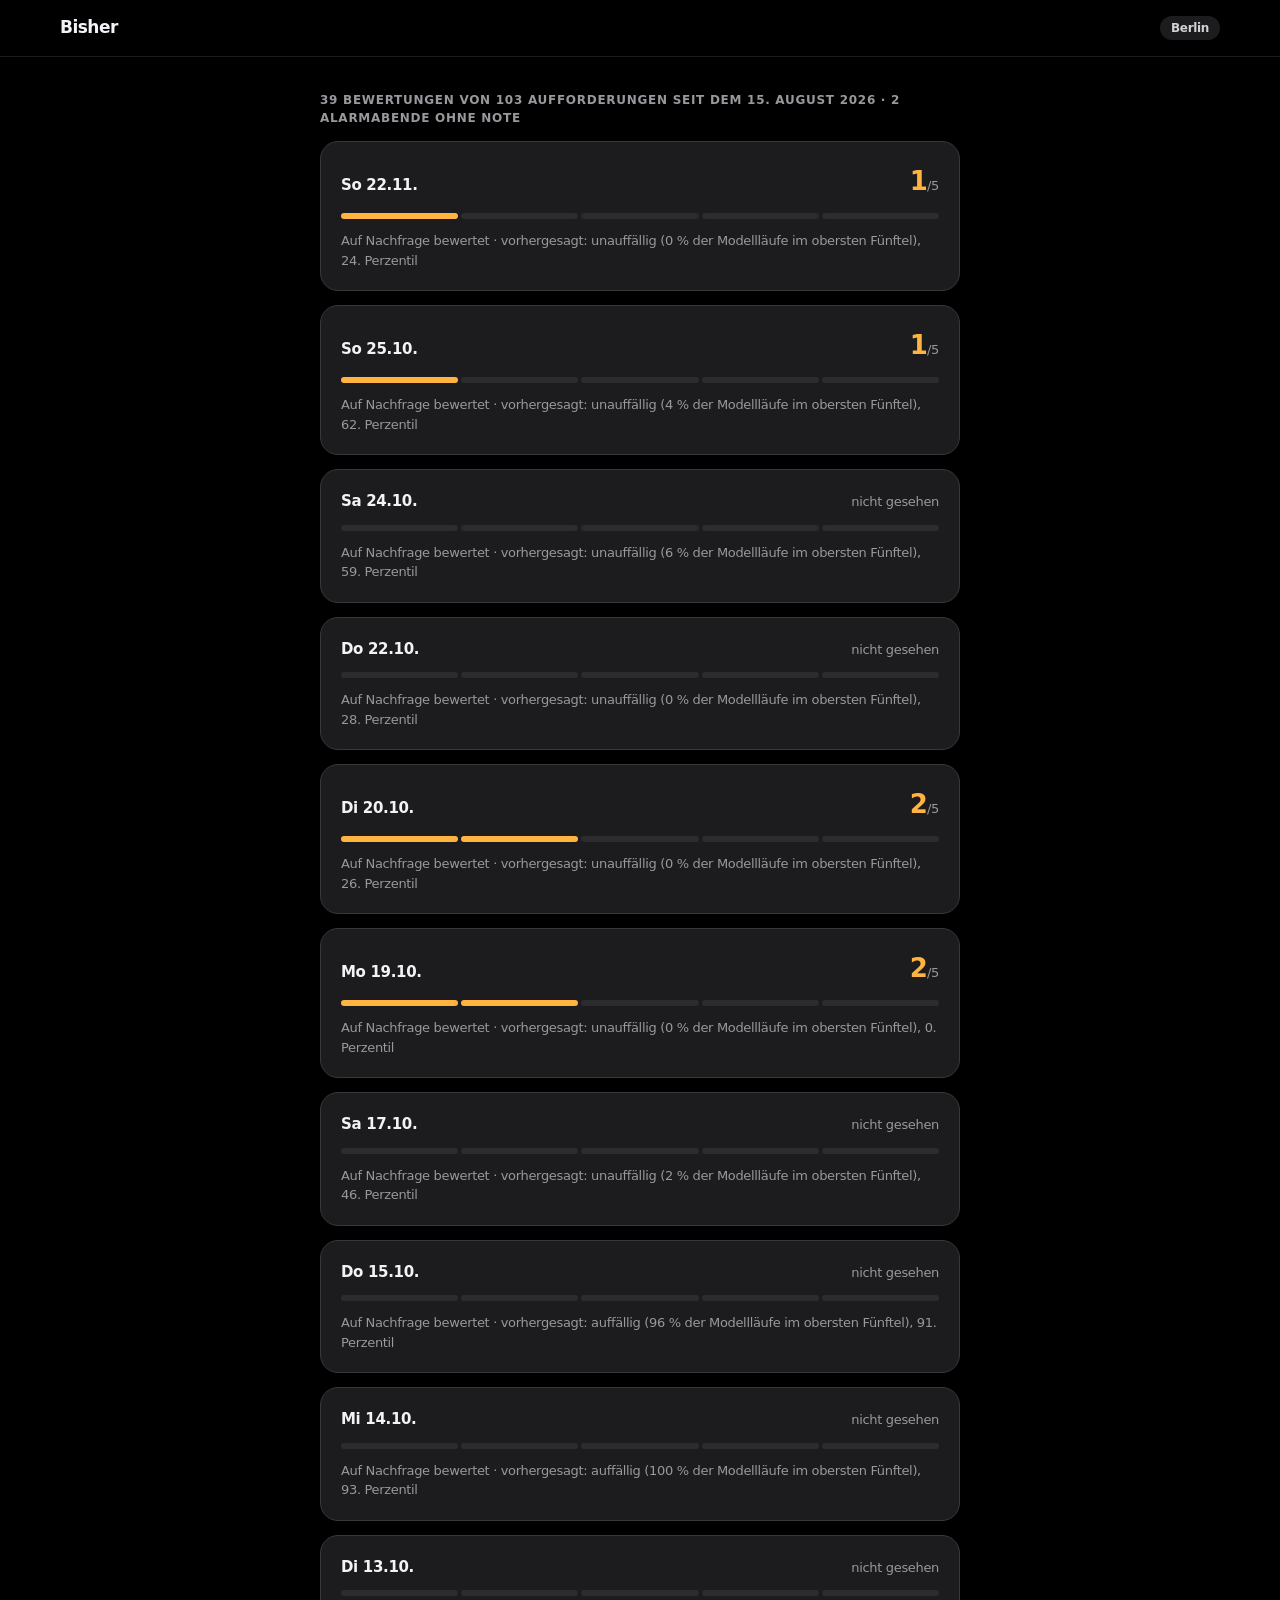
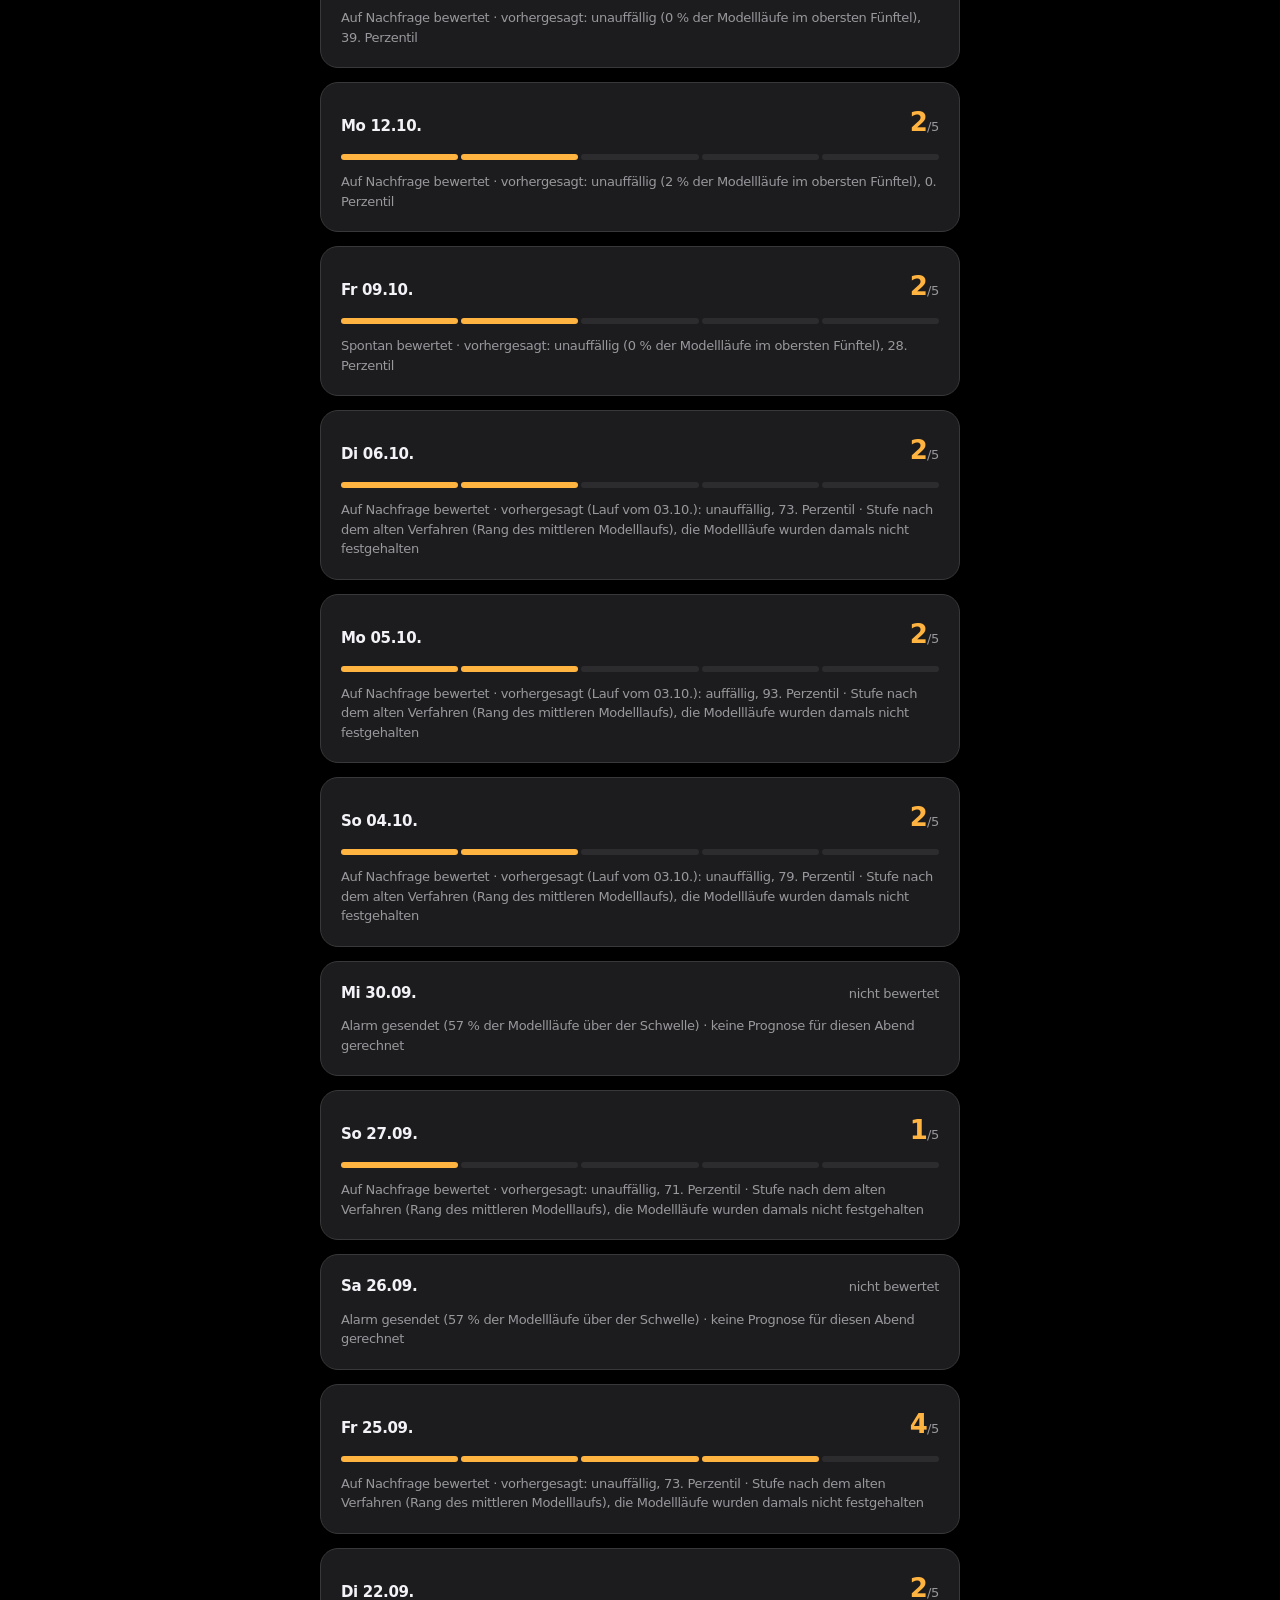
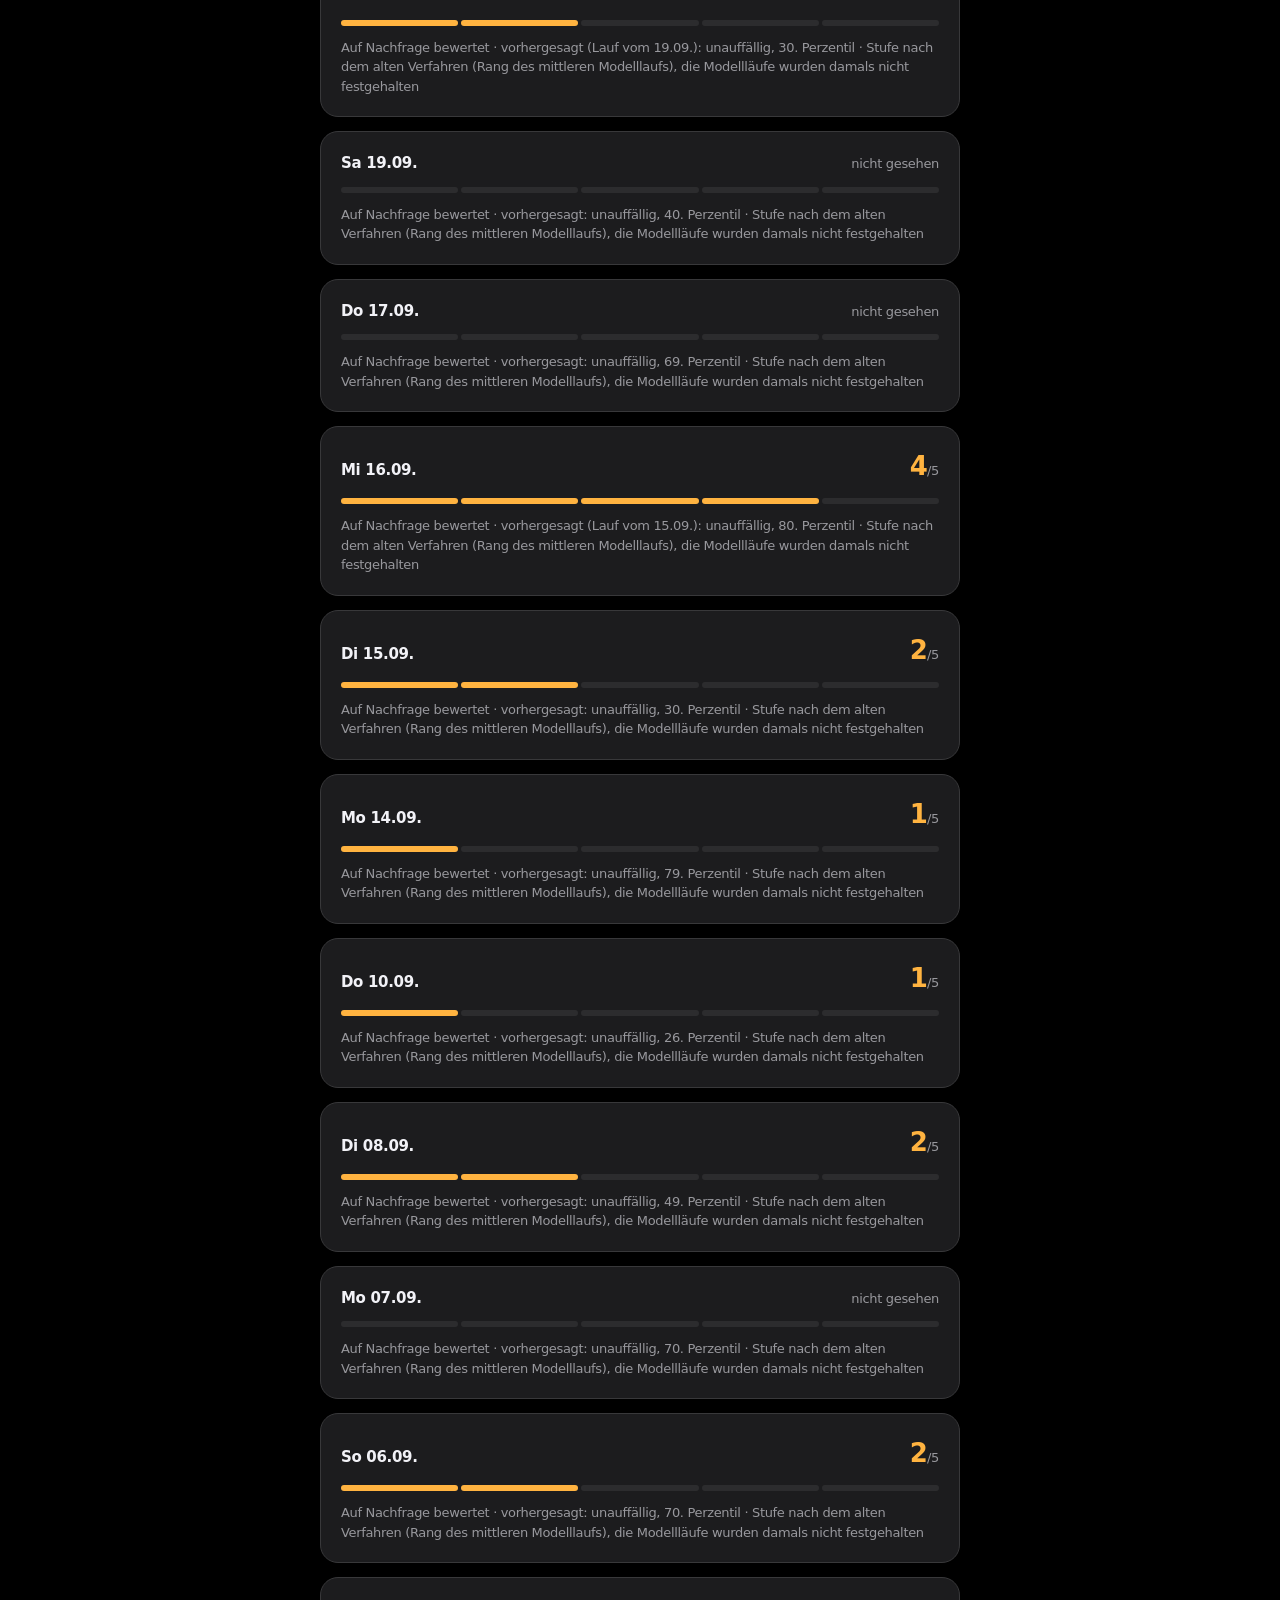
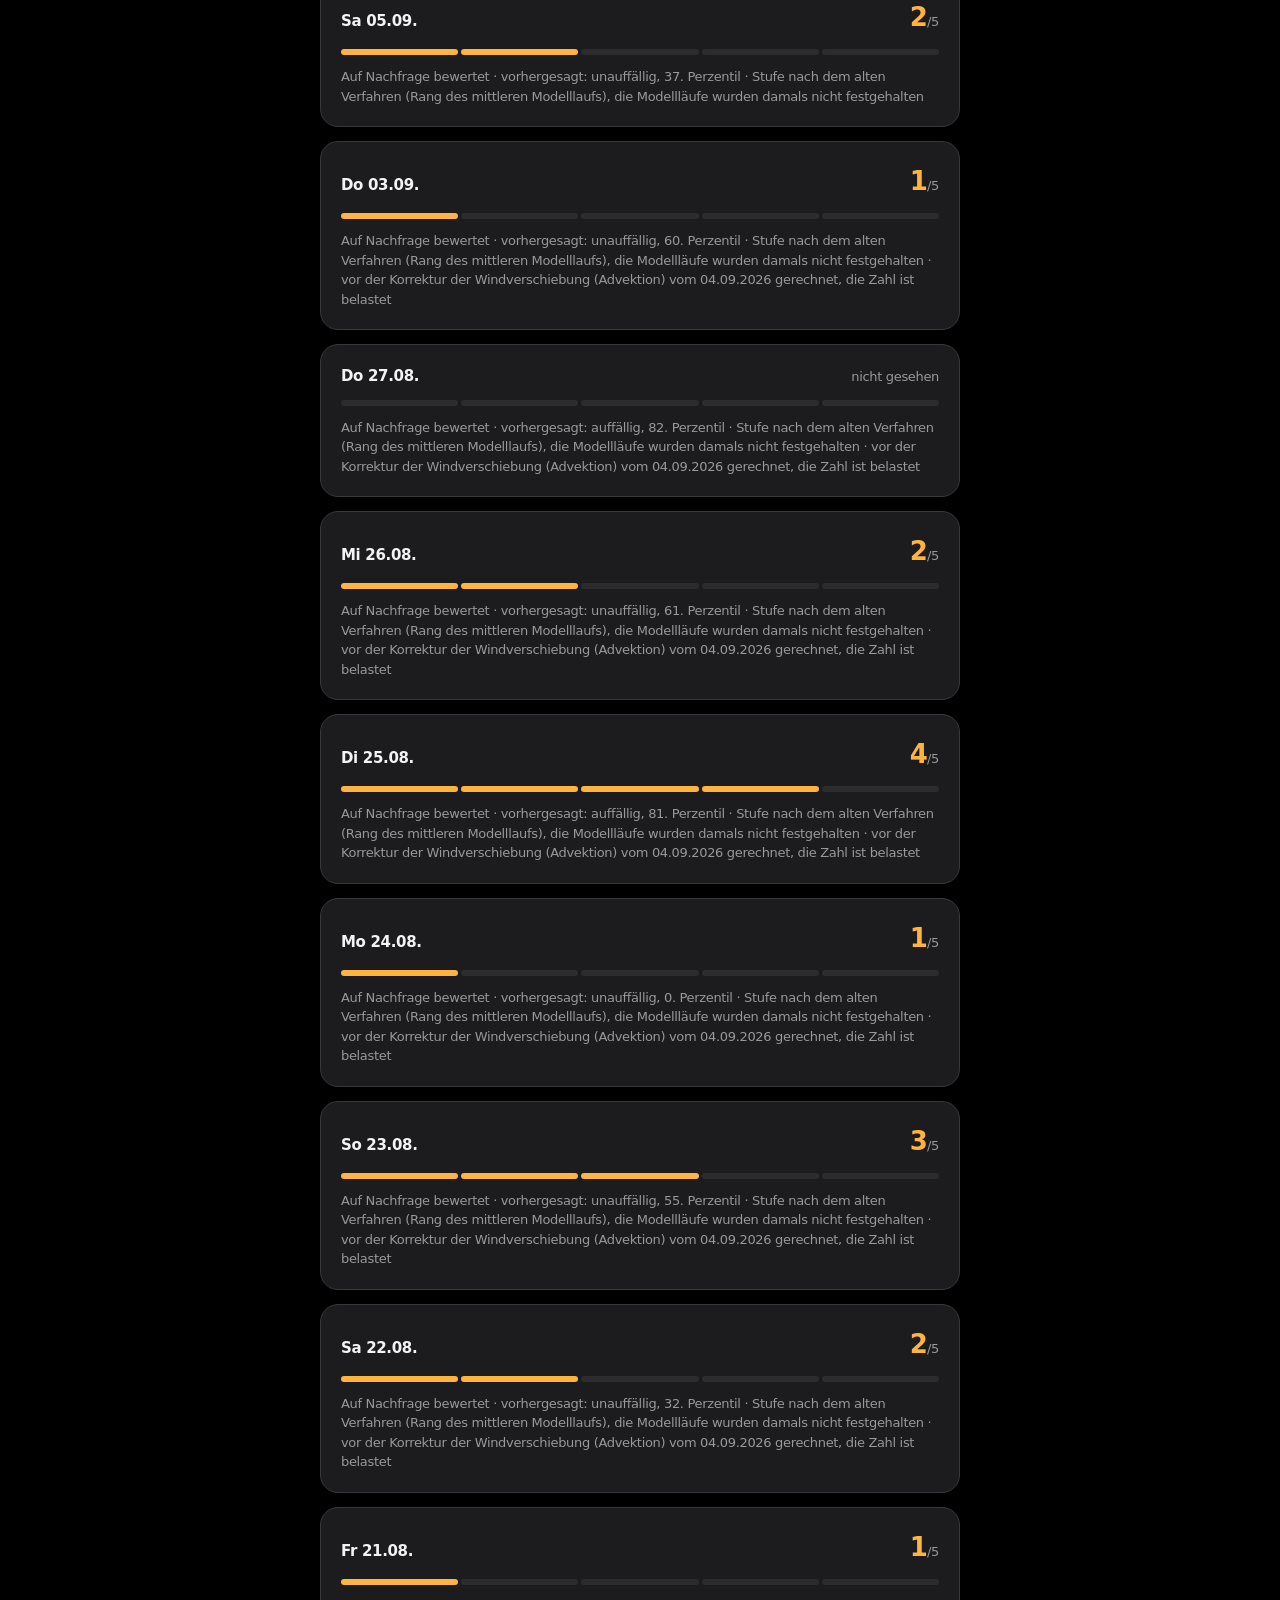
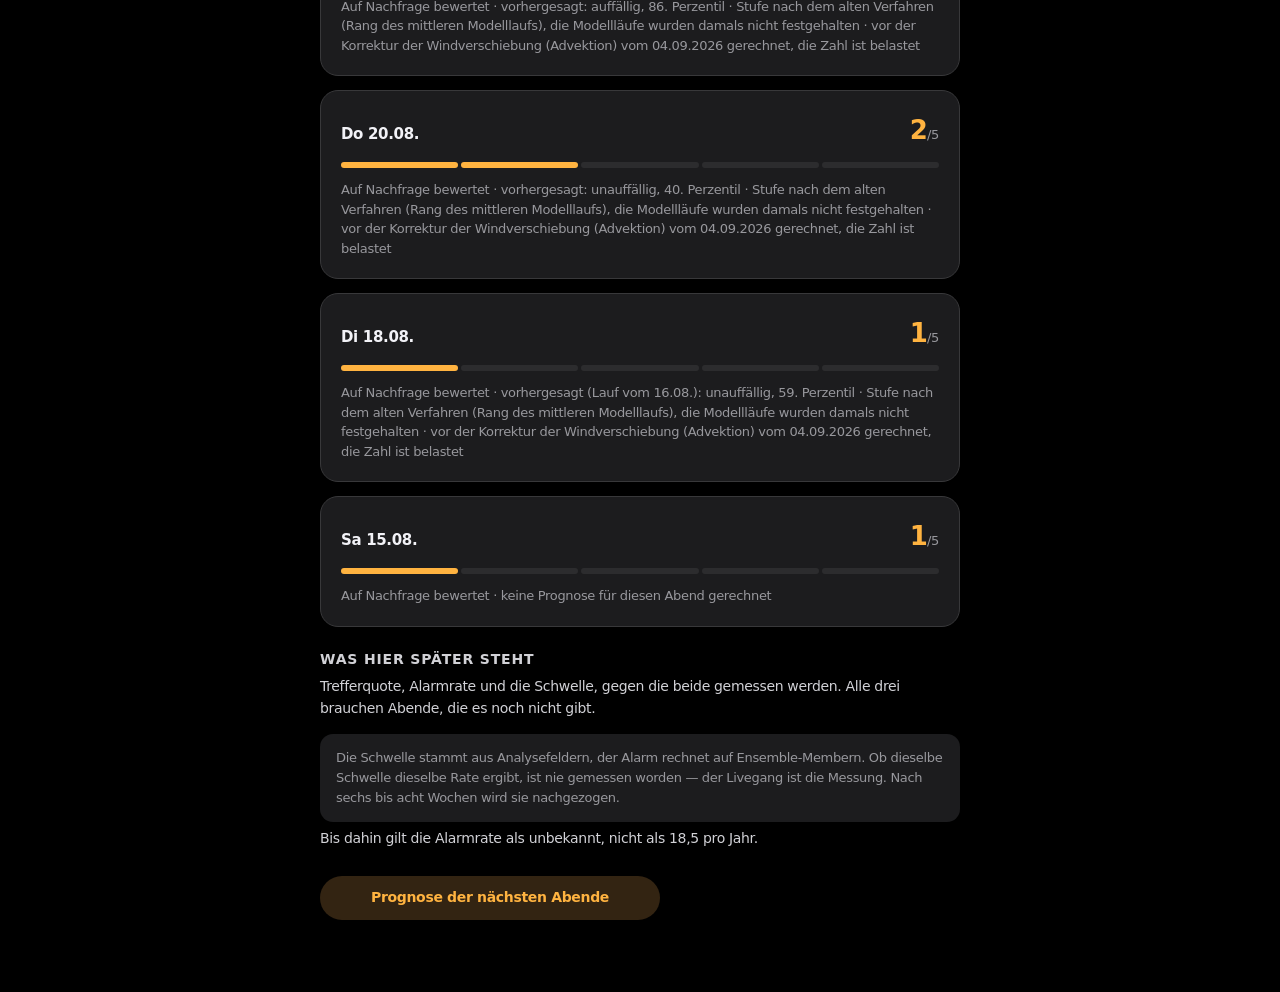
<file: bisher.html>
<!doctype html><html lang="de"><head><meta charset="utf-8">
<meta name="viewport" content="width=device-width,initial-scale=1">
<meta name="color-scheme" content="dark">
<title>Streulicht &mdash; bisher</title><style>
/* ==========================================================================
   Design-Tokens -- einzige Quelle fuer Farbe, Typo, Abstand, Radius, Schatten.

   Herkunft: Maintainers Hausstandard aus rezept-grid/css/stil.css (Dunkelsatz,
   aus Apple-Systemfarben abgeleitet) und poisson-dor/assets/tokens.css
   (Leiter fuer Abstand, Radius, Schatten, Bewegung).  Ausgelesen und
   begruendet in docs/ui-referenz.md.

   Diese Datei wird von skripte/tokens.py gelesen und von seite.py in den
   Style-Block der erzeugten Seite inlined -- die Seite bleibt dadurch
   self-contained: kein Stylesheet-Verweis, kein Netzzugriff.  schnitt.py
   liest dieselben Werte, damit im SVG keine feste Farbe mehr steht.

   NUR DUNKEL.  Entscheidung 14.08.2026 (T-0010): die Seite wird abends auf
   dem Telefon angeschaut, und die Bildlogik des Vertikalschnitts lebt davon
   -- ein Lichtstrahl liest sich als Licht nur gegen Dunkelheit.  Ein
   Hellsatz waere kein Token-Tausch, sondern ein eigener Entwurf fuer die
   Wolkenbaender und den Strahl.  Deshalb bewusst kein
   prefers-color-scheme-Block: er wuerde eine Zweimodigkeit vortaeuschen,
   die es nicht gibt.

   Namen deutsch nach ~/src/CLAUDE.md Section 7.  Zuordnung zu poisson-dor:
     --papier = --bg     --karte = --card    --flaeche2 = --bg2
     --tinte  = --ink    --tinte2 = --ink2   --gedaempft = --muted
     --linie  = --line2  --achse  = --line    --akzent = --acc
   ========================================================================== */

:root {
  /* --- Flaechen ------------------------------------------------------- */
  --papier: #000000;              /* rezept-grid stil.css:41 (Dunkelsatz) */
  --karte: #1c1c1e;               /* rezept-grid stil.css:42 */
  --flaeche2: #2c2c2e;            /* rezept-grid stil.css:43 -- Rille, Chip */

  /* --- Tinte, drei Stufen derselben Familie --------------------------- */
  --tinte: #f2f2f7;               /* 18.82:1 auf Papier */
  --tinte2: #d1d1d6;              /* 11.18:1 auf Karte */
  --gedaempft: #98989d;           /*  7.31:1 auf Papier, 4.85:1 auf Flaeche2 */

  /* --- Linien --------------------------------------------------------- */
  /* WICHTIG: --linie und --achse sind DEKORATIV (Kartenkanten, Trenner).
     --achse liegt bei 1.79:1 auf Papier und darf deshalb NIE etwas
     tragen, das Information fuehrt.  Alles Informationstragende --
     Schwellenlinien, Diagrammachsen, Achsstriche -- nimmt --gitter.

     KORREKTUR 14.08.2026: hier stand "--gitter (3.51:1, erfuellt WCAG
     1.4.11)".  Die 3.51:1 gelten gegen --papier.  Auf --karte faellt
     derselbe Wert auf 2.84:1 und verfehlt die 3.0 - und genau dort lagen
     die Schwellenlinien der Produktseite (.achse-karte hat
     background:var(--karte)).  Ein Kontrastwert ohne die Flaeche, gegen
     die er gemessen wurde, ist keine Angabe.

     --gitter ist deshalb auf #8e8e93 angehoben: 6.44:1 auf Papier,
     5.22:1 auf Karte, erfuellt WCAG 1.4.11 auf BEIDEN Flaechen.  Der
     alte Wert bleibt als --gitter-schwach fuer rein dekorative
     Feinlinien, die nichts tragen. */
  --linie: #2c2c2e;
  --achse: #38383a;
  --gitter: #8e8e93;
  --gitter-schwach: #636366;

  /* --- Akzent: genau EINER, und der ist warm -------------------------- */
  /* Der Gegenstand ist ein Sonnenuntergang; die Ampel aus Orange/Gold/Grau
     ist ersetzt durch eine Familie mit drei Zustaenden (T-0010, b):
       selten       gefuellte Flaeche + helle Tinte
       auffaellig   nur Tinte, keine Flaeche
       unauffaellig --gedaempft, gar keine Farbe                        */
  --akzent: #ff9f0a;              /* rezept-grid --block-ruhe-rand, 10.22:1 */
  --akzent-tinte: #ffb340;        /* rezept-grid --ruhe-tinte,      11.77:1 */
  --akzent-flaeche: #332412;      /* rezept-grid --block-ruhe               */

  /* --- Himmel: Farben, die nur der Vertikalschnitt braucht ------------ */
  /* Wolken sind nicht blau.  Das fruehere #58a6ff war GitHub-Blau und
     neben einer amberfuehrenden Palette ein Fremdkoerper; ein neutrales
     Hellgrau mit variabler Deckkraft liegt naeher an der Sache und am
     Grundsatz "genau ein Akzent". */
  --wolke: #c7c7cc;
  --strahl-hell: #ffb340;         /* volle Transmission: Licht kommt durch */
  --strahl-dunkel: #3a2a12;       /* blockiert -- warm, nicht rot          */
  --boden: #2c2c2e;

  /* --- Himmel und Baender: nur die Grafik braucht sie ------------------ */
  /* Der Himmel ist ein VERLAUF, keine Flaeche - eine gleichmaessige Platte
     liest sich wie ein Diagrammhintergrund, ein Verlauf wie Abendhimmel. */
  --himmel-oben: #101014;
  --himmel-unten: #1d1d20;

  /* Bandrampen fuer die Wolkenpolygone (Entwurf 16.08.2026, Abschnitt 1.6).
     DUMPF ist die Grundfarbe der Wolke, GLUT der beleuchtete Rand; die
     Deckkraft traegt die Bedeckung, nicht die Farbe. */
  --band-dumpf: #c7c7cc;
  --band-glut: #ffb340;

  /* --- Typografie ----------------------------------------------------- */
  --schrift: -apple-system, BlinkMacSystemFont, "SF Pro Text",
             "SF Pro Display", "Segoe UI", system-ui, Roboto, sans-serif;
  --grad-basis: 15px;
  --zeilen-basis: 1.5;
  --sperrung-eng: -.022em;        /* Basis */
  --sperrung-enger: -.03em;       /* ab grossen Graden */
  --sperrung-label: .06em;        /* Eyebrow, versal */

  /* --- Abstandsleiter (poisson-dor F4) -------------------------------- */
  --s1: 4px;   --s2: 8px;   --s3: 12px;  --s4: 16px;
  --s5: 20px;  --s6: 26px;  --s7: 34px;  --s8: 56px;

  /* --- Radien --------------------------------------------------------- */
  --radius-mikro: 8px;
  --radius-kachel: 13px;
  --radius-karte: 18px;
  --radius-tafel: 22px;
  --radius-pille: 999px;

  /* --- Schatten. Regel: Ruhe = ruhig, gross nur bei Hover/Overlay ----- */
  --schatten-ruhe: 0 .5px 1.5px rgba(0, 0, 0, .5), 0 1px 2px rgba(0, 0, 0, .4);
  --schatten-hover: 0 1px 2px rgba(0, 0, 0, .5), 0 8px 22px rgba(0, 0, 0, .5);
  --schatten-leiste: 0 2px 8px rgba(0, 0, 0, .5), 0 22px 50px rgba(0, 0, 0, .6);

  /* --- Bewegung ------------------------------------------------------- */
  --zeit-schnell: .12s;
  --zeit: .15s;
  --kurve: cubic-bezier(.2, .7, .2, 1);

  /* --- Layout --------------------------------------------------------- */
  --breite: 1120px;               /* Hausmass fuer dichte Mehrspalter */
  --breite-schmal: 720px;         /* Die Produktseite ist einspaltig und hat
                                     wenig Inhalt; auf 1120 px zerfaellt sie
                                     in Insel-und-Leere.                  */
  --breite-bild: 480px;           /* Deckel fuer den Vertikalschnitt, damit
                                     seine Schriftgrade nicht mitwachsen  */
  /* Desktopfassung (16.08.2026).  Breiter als --breite (1120), weil die
     Zeitachse elf Spalten traegt: bei 1240 minus 2x40 Rand sind das 115 px
     je Abend - genug fuer die Rangzahl unter der Marke, die auf dem Telefon
     nicht hinpasste.  --rand-gross steht daneben, weil die Kopfleiste
     randlos ist und ihr INHALT trotzdem mit der Inhaltsspalte fluchten
     muss; beide Stellen brauchen denselben Wert. */
  --breite-gross: 1240px;
  --rand-gross: 40px;
  --tastflaeche: 44px;            /* ueber dem Hausstandard (34-40px):
                                     einhaendige Abendbedienung           */
}

*{box-sizing:border-box}
html{color-scheme:dark}
body{margin:0;background:var(--papier);color:var(--tinte);
 font-family:var(--schrift);font-size:var(--grad-basis);
 line-height:var(--zeilen-basis);letter-spacing:var(--sperrung-eng);
 font-variant-numeric:tabular-nums;-webkit-font-smoothing:antialiased}
.rahmen{max-width:390px;margin:0 auto;min-height:100vh;padding-bottom:var(--s8)}
.topbar{position:sticky;top:0;z-index:5;
 padding:calc(14px + env(safe-area-inset-top)) 18px 12px;
 background:rgba(0,0,0,.72);
 -webkit-backdrop-filter:blur(18px) saturate(1.4);
 backdrop-filter:blur(18px) saturate(1.4);
 border-bottom:1px solid var(--karte)}
.topbar-inhalt{display:flex;align-items:center;justify-content:space-between}
.marke-wort{margin:0;font-size:17px;font-weight:800;
 letter-spacing:var(--sperrung-enger)}
.ortspille{padding:3px 11px;border-radius:var(--radius-pille);
 background:var(--karte);color:var(--tinte2);font-size:12px;font-weight:700}
.inhalt{padding:20px 18px 0}
.etikett{margin:0;color:var(--gedaempft);font-size:12px;font-weight:700;
 letter-spacing:var(--sperrung-label);text-transform:uppercase}
.bkarte{margin-top:14px;padding:16px;background:var(--karte);
 border:1px solid var(--achse);border-radius:var(--radius-karte)}
.bkopf{display:flex;justify-content:space-between;align-items:baseline;
 font-size:15px;font-weight:700}
.bkopf b{font-size:26px;font-weight:800;letter-spacing:var(--sperrung-enger);
 color:var(--akzent-tinte)}
.von{font-size:13px;font-weight:400;color:var(--gedaempft)}
.note-null{font-size:13px;font-weight:400;color:var(--gedaempft)}
.balken{display:flex;gap:3px;margin-top:12px}
.balken i{flex:1;height:6px;border-radius:var(--radius-pille);
 background:var(--flaeche2)}
.balken i.voll{background:var(--akzent-tinte)}
.bzeile{margin:12px 0 0;color:var(--gedaempft);font-size:13px}
.leer{margin:14px 0 0;padding:16px;background:var(--karte);
 border-radius:var(--radius-karte);color:var(--tinte2);font-size:14px;
 line-height:1.55}
.abschnitt{margin-top:22px}
.abschnitt p{margin:6px 0 0;color:var(--tinte2);font-size:14px;
 line-height:1.55;text-wrap:pretty}
.kasten{margin-top:14px;padding:14px 16px;background:var(--karte);
 border-radius:var(--radius-kachel);color:var(--gedaempft);font-size:13px;
 line-height:1.55;text-wrap:pretty}
.schluss{margin-top:22px;color:var(--gedaempft);font-size:13px;
 line-height:1.55}
.zurueck{display:flex;align-items:center;justify-content:center;
 margin-top:26px;min-height:var(--tastflaeche);padding:0 18px;
 border-radius:var(--radius-pille);background:var(--akzent-flaeche);
 color:var(--akzent-tinte);font-size:14px;font-weight:700;
 text-decoration:none}

/* Desktopfassung.  Kein eigener Entwurf - die Bilanzseite hat einen
   Bruchteil des Inhalts der Prognoseseite und braucht kein Raster.  Sie
   bekommt nur, was sie sonst neben der neuen Prognoseseite wie ein
   Telefon-Bildschirmfoto aussehen liesse: dieselbe Kopfleiste im
   1240er-Container und eine lesbare Spaltenbreite statt 390 px.
   Derselbe Breakpoint wie dort, damit beide Seiten gleichzeitig
   umschalten. */
@media (min-width:1000px){
 .rahmen{max-width:none;padding-bottom:72px}
 .topbar{padding:0}
 .topbar-inhalt{display:flex;align-items:center;justify-content:space-between;
  height:56px;max-width:var(--breite-gross);margin:0 auto;
  padding:0 var(--rand-gross)}
 .inhalt{max-width:720px;margin:0 auto;padding:34px var(--rand-gross) 0}
 .bkarte{padding:20px}
 .zurueck{max-width:340px}
}
</style></head><body>
<div class="rahmen">
<header class="topbar"><div class="topbar-inhalt">
<p class="marke-wort">Bisher</p>
<span class="ortspille">Berlin</span></div></header>
<main class="inhalt">
<p class="etikett">39 BEWERTUNGEN VON 103 AUFFORDERUNGEN SEIT DEM 15. AUGUST 2026 &#183; 2 ALARMABENDE OHNE NOTE</p>
<article class="bkarte"><div class="bkopf"><span>So 22.11.</span><span><b>1</b><span class="von">/5</span></span></div><div class="balken"><i class="voll"></i><i></i><i></i><i></i><i></i></div><p class="bzeile">Auf Nachfrage bewertet &#183; vorhergesagt: unauffällig (0 % der Modelll&auml;ufe im obersten F&uuml;nftel), 24. Perzentil</p></article><article class="bkarte"><div class="bkopf"><span>So 25.10.</span><span><b>1</b><span class="von">/5</span></span></div><div class="balken"><i class="voll"></i><i></i><i></i><i></i><i></i></div><p class="bzeile">Auf Nachfrage bewertet &#183; vorhergesagt: unauffällig (4 % der Modelll&auml;ufe im obersten F&uuml;nftel), 62. Perzentil</p></article><article class="bkarte"><div class="bkopf"><span>Sa 24.10.</span><span class="note-null">nicht gesehen</span></div><div class="balken"><i></i><i></i><i></i><i></i><i></i></div><p class="bzeile">Auf Nachfrage bewertet &#183; vorhergesagt: unauffällig (6 % der Modelll&auml;ufe im obersten F&uuml;nftel), 59. Perzentil</p></article><article class="bkarte"><div class="bkopf"><span>Do 22.10.</span><span class="note-null">nicht gesehen</span></div><div class="balken"><i></i><i></i><i></i><i></i><i></i></div><p class="bzeile">Auf Nachfrage bewertet &#183; vorhergesagt: unauffällig (0 % der Modelll&auml;ufe im obersten F&uuml;nftel), 28. Perzentil</p></article><article class="bkarte"><div class="bkopf"><span>Di 20.10.</span><span><b>2</b><span class="von">/5</span></span></div><div class="balken"><i class="voll"></i><i class="voll"></i><i></i><i></i><i></i></div><p class="bzeile">Auf Nachfrage bewertet &#183; vorhergesagt: unauffällig (0 % der Modelll&auml;ufe im obersten F&uuml;nftel), 26. Perzentil</p></article><article class="bkarte"><div class="bkopf"><span>Mo 19.10.</span><span><b>2</b><span class="von">/5</span></span></div><div class="balken"><i class="voll"></i><i class="voll"></i><i></i><i></i><i></i></div><p class="bzeile">Auf Nachfrage bewertet &#183; vorhergesagt: unauffällig (0 % der Modelll&auml;ufe im obersten F&uuml;nftel), 0. Perzentil</p></article><article class="bkarte"><div class="bkopf"><span>Sa 17.10.</span><span class="note-null">nicht gesehen</span></div><div class="balken"><i></i><i></i><i></i><i></i><i></i></div><p class="bzeile">Auf Nachfrage bewertet &#183; vorhergesagt: unauffällig (2 % der Modelll&auml;ufe im obersten F&uuml;nftel), 46. Perzentil</p></article><article class="bkarte"><div class="bkopf"><span>Do 15.10.</span><span class="note-null">nicht gesehen</span></div><div class="balken"><i></i><i></i><i></i><i></i><i></i></div><p class="bzeile">Auf Nachfrage bewertet &#183; vorhergesagt: auffällig (96 % der Modelll&auml;ufe im obersten F&uuml;nftel), 91. Perzentil</p></article><article class="bkarte"><div class="bkopf"><span>Mi 14.10.</span><span class="note-null">nicht gesehen</span></div><div class="balken"><i></i><i></i><i></i><i></i><i></i></div><p class="bzeile">Auf Nachfrage bewertet &#183; vorhergesagt: auffällig (100 % der Modelll&auml;ufe im obersten F&uuml;nftel), 93. Perzentil</p></article><article class="bkarte"><div class="bkopf"><span>Di 13.10.</span><span class="note-null">nicht gesehen</span></div><div class="balken"><i></i><i></i><i></i><i></i><i></i></div><p class="bzeile">Auf Nachfrage bewertet &#183; vorhergesagt: unauffällig (0 % der Modelll&auml;ufe im obersten F&uuml;nftel), 39. Perzentil</p></article><article class="bkarte"><div class="bkopf"><span>Mo 12.10.</span><span><b>2</b><span class="von">/5</span></span></div><div class="balken"><i class="voll"></i><i class="voll"></i><i></i><i></i><i></i></div><p class="bzeile">Auf Nachfrage bewertet &#183; vorhergesagt: unauffällig (2 % der Modelll&auml;ufe im obersten F&uuml;nftel), 0. Perzentil</p></article><article class="bkarte"><div class="bkopf"><span>Fr 09.10.</span><span><b>2</b><span class="von">/5</span></span></div><div class="balken"><i class="voll"></i><i class="voll"></i><i></i><i></i><i></i></div><p class="bzeile">Spontan bewertet &#183; vorhergesagt: unauffällig (0 % der Modelll&auml;ufe im obersten F&uuml;nftel), 28. Perzentil</p></article><article class="bkarte"><div class="bkopf"><span>Di 06.10.</span><span><b>2</b><span class="von">/5</span></span></div><div class="balken"><i class="voll"></i><i class="voll"></i><i></i><i></i><i></i></div><p class="bzeile">Auf Nachfrage bewertet &#183; vorhergesagt (Lauf vom 03.10.): unauffällig, 73. Perzentil &#183; Stufe nach dem alten Verfahren (Rang des mittleren Modelllaufs), die Modelll&auml;ufe wurden damals nicht festgehalten</p></article><article class="bkarte"><div class="bkopf"><span>Mo 05.10.</span><span><b>2</b><span class="von">/5</span></span></div><div class="balken"><i class="voll"></i><i class="voll"></i><i></i><i></i><i></i></div><p class="bzeile">Auf Nachfrage bewertet &#183; vorhergesagt (Lauf vom 03.10.): auffällig, 93. Perzentil &#183; Stufe nach dem alten Verfahren (Rang des mittleren Modelllaufs), die Modelll&auml;ufe wurden damals nicht festgehalten</p></article><article class="bkarte"><div class="bkopf"><span>So 04.10.</span><span><b>2</b><span class="von">/5</span></span></div><div class="balken"><i class="voll"></i><i class="voll"></i><i></i><i></i><i></i></div><p class="bzeile">Auf Nachfrage bewertet &#183; vorhergesagt (Lauf vom 03.10.): unauffällig, 79. Perzentil &#183; Stufe nach dem alten Verfahren (Rang des mittleren Modelllaufs), die Modelll&auml;ufe wurden damals nicht festgehalten</p></article><article class="bkarte"><div class="bkopf"><span>Mi 30.09.</span><span class="note-null">nicht bewertet</span></div><p class="bzeile">Alarm gesendet (57 % der Modelll&auml;ufe &uuml;ber der Schwelle) &#183; keine Prognose f&uuml;r diesen Abend gerechnet</p></article><article class="bkarte"><div class="bkopf"><span>So 27.09.</span><span><b>1</b><span class="von">/5</span></span></div><div class="balken"><i class="voll"></i><i></i><i></i><i></i><i></i></div><p class="bzeile">Auf Nachfrage bewertet &#183; vorhergesagt: unauffällig, 71. Perzentil &#183; Stufe nach dem alten Verfahren (Rang des mittleren Modelllaufs), die Modelll&auml;ufe wurden damals nicht festgehalten</p></article><article class="bkarte"><div class="bkopf"><span>Sa 26.09.</span><span class="note-null">nicht bewertet</span></div><p class="bzeile">Alarm gesendet (57 % der Modelll&auml;ufe &uuml;ber der Schwelle) &#183; keine Prognose f&uuml;r diesen Abend gerechnet</p></article><article class="bkarte"><div class="bkopf"><span>Fr 25.09.</span><span><b>4</b><span class="von">/5</span></span></div><div class="balken"><i class="voll"></i><i class="voll"></i><i class="voll"></i><i class="voll"></i><i></i></div><p class="bzeile">Auf Nachfrage bewertet &#183; vorhergesagt: unauffällig, 73. Perzentil &#183; Stufe nach dem alten Verfahren (Rang des mittleren Modelllaufs), die Modelll&auml;ufe wurden damals nicht festgehalten</p></article><article class="bkarte"><div class="bkopf"><span>Di 22.09.</span><span><b>2</b><span class="von">/5</span></span></div><div class="balken"><i class="voll"></i><i class="voll"></i><i></i><i></i><i></i></div><p class="bzeile">Auf Nachfrage bewertet &#183; vorhergesagt (Lauf vom 19.09.): unauffällig, 30. Perzentil &#183; Stufe nach dem alten Verfahren (Rang des mittleren Modelllaufs), die Modelll&auml;ufe wurden damals nicht festgehalten</p></article><article class="bkarte"><div class="bkopf"><span>Sa 19.09.</span><span class="note-null">nicht gesehen</span></div><div class="balken"><i></i><i></i><i></i><i></i><i></i></div><p class="bzeile">Auf Nachfrage bewertet &#183; vorhergesagt: unauffällig, 40. Perzentil &#183; Stufe nach dem alten Verfahren (Rang des mittleren Modelllaufs), die Modelll&auml;ufe wurden damals nicht festgehalten</p></article><article class="bkarte"><div class="bkopf"><span>Do 17.09.</span><span class="note-null">nicht gesehen</span></div><div class="balken"><i></i><i></i><i></i><i></i><i></i></div><p class="bzeile">Auf Nachfrage bewertet &#183; vorhergesagt: unauffällig, 69. Perzentil &#183; Stufe nach dem alten Verfahren (Rang des mittleren Modelllaufs), die Modelll&auml;ufe wurden damals nicht festgehalten</p></article><article class="bkarte"><div class="bkopf"><span>Mi 16.09.</span><span><b>4</b><span class="von">/5</span></span></div><div class="balken"><i class="voll"></i><i class="voll"></i><i class="voll"></i><i class="voll"></i><i></i></div><p class="bzeile">Auf Nachfrage bewertet &#183; vorhergesagt (Lauf vom 15.09.): unauffällig, 80. Perzentil &#183; Stufe nach dem alten Verfahren (Rang des mittleren Modelllaufs), die Modelll&auml;ufe wurden damals nicht festgehalten</p></article><article class="bkarte"><div class="bkopf"><span>Di 15.09.</span><span><b>2</b><span class="von">/5</span></span></div><div class="balken"><i class="voll"></i><i class="voll"></i><i></i><i></i><i></i></div><p class="bzeile">Auf Nachfrage bewertet &#183; vorhergesagt: unauffällig, 30. Perzentil &#183; Stufe nach dem alten Verfahren (Rang des mittleren Modelllaufs), die Modelll&auml;ufe wurden damals nicht festgehalten</p></article><article class="bkarte"><div class="bkopf"><span>Mo 14.09.</span><span><b>1</b><span class="von">/5</span></span></div><div class="balken"><i class="voll"></i><i></i><i></i><i></i><i></i></div><p class="bzeile">Auf Nachfrage bewertet &#183; vorhergesagt: unauffällig, 79. Perzentil &#183; Stufe nach dem alten Verfahren (Rang des mittleren Modelllaufs), die Modelll&auml;ufe wurden damals nicht festgehalten</p></article><article class="bkarte"><div class="bkopf"><span>Do 10.09.</span><span><b>1</b><span class="von">/5</span></span></div><div class="balken"><i class="voll"></i><i></i><i></i><i></i><i></i></div><p class="bzeile">Auf Nachfrage bewertet &#183; vorhergesagt: unauffällig, 26. Perzentil &#183; Stufe nach dem alten Verfahren (Rang des mittleren Modelllaufs), die Modelll&auml;ufe wurden damals nicht festgehalten</p></article><article class="bkarte"><div class="bkopf"><span>Di 08.09.</span><span><b>2</b><span class="von">/5</span></span></div><div class="balken"><i class="voll"></i><i class="voll"></i><i></i><i></i><i></i></div><p class="bzeile">Auf Nachfrage bewertet &#183; vorhergesagt: unauffällig, 49. Perzentil &#183; Stufe nach dem alten Verfahren (Rang des mittleren Modelllaufs), die Modelll&auml;ufe wurden damals nicht festgehalten</p></article><article class="bkarte"><div class="bkopf"><span>Mo 07.09.</span><span class="note-null">nicht gesehen</span></div><div class="balken"><i></i><i></i><i></i><i></i><i></i></div><p class="bzeile">Auf Nachfrage bewertet &#183; vorhergesagt: unauffällig, 70. Perzentil &#183; Stufe nach dem alten Verfahren (Rang des mittleren Modelllaufs), die Modelll&auml;ufe wurden damals nicht festgehalten</p></article><article class="bkarte"><div class="bkopf"><span>So 06.09.</span><span><b>2</b><span class="von">/5</span></span></div><div class="balken"><i class="voll"></i><i class="voll"></i><i></i><i></i><i></i></div><p class="bzeile">Auf Nachfrage bewertet &#183; vorhergesagt: unauffällig, 70. Perzentil &#183; Stufe nach dem alten Verfahren (Rang des mittleren Modelllaufs), die Modelll&auml;ufe wurden damals nicht festgehalten</p></article><article class="bkarte"><div class="bkopf"><span>Sa 05.09.</span><span><b>2</b><span class="von">/5</span></span></div><div class="balken"><i class="voll"></i><i class="voll"></i><i></i><i></i><i></i></div><p class="bzeile">Auf Nachfrage bewertet &#183; vorhergesagt: unauffällig, 37. Perzentil &#183; Stufe nach dem alten Verfahren (Rang des mittleren Modelllaufs), die Modelll&auml;ufe wurden damals nicht festgehalten</p></article><article class="bkarte"><div class="bkopf"><span>Do 03.09.</span><span><b>1</b><span class="von">/5</span></span></div><div class="balken"><i class="voll"></i><i></i><i></i><i></i><i></i></div><p class="bzeile">Auf Nachfrage bewertet &#183; vorhergesagt: unauffällig, 60. Perzentil &#183; Stufe nach dem alten Verfahren (Rang des mittleren Modelllaufs), die Modelll&auml;ufe wurden damals nicht festgehalten &#183; vor der Korrektur der Windverschiebung (Advektion) vom 04.09.2026 gerechnet, die Zahl ist belastet</p></article><article class="bkarte"><div class="bkopf"><span>Do 27.08.</span><span class="note-null">nicht gesehen</span></div><div class="balken"><i></i><i></i><i></i><i></i><i></i></div><p class="bzeile">Auf Nachfrage bewertet &#183; vorhergesagt: auffällig, 82. Perzentil &#183; Stufe nach dem alten Verfahren (Rang des mittleren Modelllaufs), die Modelll&auml;ufe wurden damals nicht festgehalten &#183; vor der Korrektur der Windverschiebung (Advektion) vom 04.09.2026 gerechnet, die Zahl ist belastet</p></article><article class="bkarte"><div class="bkopf"><span>Mi 26.08.</span><span><b>2</b><span class="von">/5</span></span></div><div class="balken"><i class="voll"></i><i class="voll"></i><i></i><i></i><i></i></div><p class="bzeile">Auf Nachfrage bewertet &#183; vorhergesagt: unauffällig, 61. Perzentil &#183; Stufe nach dem alten Verfahren (Rang des mittleren Modelllaufs), die Modelll&auml;ufe wurden damals nicht festgehalten &#183; vor der Korrektur der Windverschiebung (Advektion) vom 04.09.2026 gerechnet, die Zahl ist belastet</p></article><article class="bkarte"><div class="bkopf"><span>Di 25.08.</span><span><b>4</b><span class="von">/5</span></span></div><div class="balken"><i class="voll"></i><i class="voll"></i><i class="voll"></i><i class="voll"></i><i></i></div><p class="bzeile">Auf Nachfrage bewertet &#183; vorhergesagt: auffällig, 81. Perzentil &#183; Stufe nach dem alten Verfahren (Rang des mittleren Modelllaufs), die Modelll&auml;ufe wurden damals nicht festgehalten &#183; vor der Korrektur der Windverschiebung (Advektion) vom 04.09.2026 gerechnet, die Zahl ist belastet</p></article><article class="bkarte"><div class="bkopf"><span>Mo 24.08.</span><span><b>1</b><span class="von">/5</span></span></div><div class="balken"><i class="voll"></i><i></i><i></i><i></i><i></i></div><p class="bzeile">Auf Nachfrage bewertet &#183; vorhergesagt: unauffällig, 0. Perzentil &#183; Stufe nach dem alten Verfahren (Rang des mittleren Modelllaufs), die Modelll&auml;ufe wurden damals nicht festgehalten &#183; vor der Korrektur der Windverschiebung (Advektion) vom 04.09.2026 gerechnet, die Zahl ist belastet</p></article><article class="bkarte"><div class="bkopf"><span>So 23.08.</span><span><b>3</b><span class="von">/5</span></span></div><div class="balken"><i class="voll"></i><i class="voll"></i><i class="voll"></i><i></i><i></i></div><p class="bzeile">Auf Nachfrage bewertet &#183; vorhergesagt: unauffällig, 55. Perzentil &#183; Stufe nach dem alten Verfahren (Rang des mittleren Modelllaufs), die Modelll&auml;ufe wurden damals nicht festgehalten &#183; vor der Korrektur der Windverschiebung (Advektion) vom 04.09.2026 gerechnet, die Zahl ist belastet</p></article><article class="bkarte"><div class="bkopf"><span>Sa 22.08.</span><span><b>2</b><span class="von">/5</span></span></div><div class="balken"><i class="voll"></i><i class="voll"></i><i></i><i></i><i></i></div><p class="bzeile">Auf Nachfrage bewertet &#183; vorhergesagt: unauffällig, 32. Perzentil &#183; Stufe nach dem alten Verfahren (Rang des mittleren Modelllaufs), die Modelll&auml;ufe wurden damals nicht festgehalten &#183; vor der Korrektur der Windverschiebung (Advektion) vom 04.09.2026 gerechnet, die Zahl ist belastet</p></article><article class="bkarte"><div class="bkopf"><span>Fr 21.08.</span><span><b>1</b><span class="von">/5</span></span></div><div class="balken"><i class="voll"></i><i></i><i></i><i></i><i></i></div><p class="bzeile">Auf Nachfrage bewertet &#183; vorhergesagt: auffällig, 86. Perzentil &#183; Stufe nach dem alten Verfahren (Rang des mittleren Modelllaufs), die Modelll&auml;ufe wurden damals nicht festgehalten &#183; vor der Korrektur der Windverschiebung (Advektion) vom 04.09.2026 gerechnet, die Zahl ist belastet</p></article><article class="bkarte"><div class="bkopf"><span>Do 20.08.</span><span><b>2</b><span class="von">/5</span></span></div><div class="balken"><i class="voll"></i><i class="voll"></i><i></i><i></i><i></i></div><p class="bzeile">Auf Nachfrage bewertet &#183; vorhergesagt: unauffällig, 40. Perzentil &#183; Stufe nach dem alten Verfahren (Rang des mittleren Modelllaufs), die Modelll&auml;ufe wurden damals nicht festgehalten &#183; vor der Korrektur der Windverschiebung (Advektion) vom 04.09.2026 gerechnet, die Zahl ist belastet</p></article><article class="bkarte"><div class="bkopf"><span>Di 18.08.</span><span><b>1</b><span class="von">/5</span></span></div><div class="balken"><i class="voll"></i><i></i><i></i><i></i><i></i></div><p class="bzeile">Auf Nachfrage bewertet &#183; vorhergesagt (Lauf vom 16.08.): unauffällig, 59. Perzentil &#183; Stufe nach dem alten Verfahren (Rang des mittleren Modelllaufs), die Modelll&auml;ufe wurden damals nicht festgehalten &#183; vor der Korrektur der Windverschiebung (Advektion) vom 04.09.2026 gerechnet, die Zahl ist belastet</p></article><article class="bkarte"><div class="bkopf"><span>Sa 15.08.</span><span><b>1</b><span class="von">/5</span></span></div><div class="balken"><i class="voll"></i><i></i><i></i><i></i><i></i></div><p class="bzeile">Auf Nachfrage bewertet &#183; keine Prognose f&uuml;r diesen Abend gerechnet</p></article>
<section class="abschnitt"><p class="etikett">Was hier sp&auml;ter steht</p>
<p>Trefferquote, Alarmrate und die Schwelle, gegen die beide gemessen werden.
Alle drei brauchen Abende, die es noch nicht gibt.</p>
<div class="kasten">Die Schwelle stammt aus Analysefeldern, der Alarm rechnet
auf Ensemble-Membern. Ob dieselbe Schwelle dieselbe Rate ergibt, ist nie
gemessen worden &mdash; der Livegang ist die Messung. Nach sechs bis acht
Wochen wird sie nachgezogen.</div>
<p class="schluss">Bis dahin gilt die Alarmrate als unbekannt, nicht als 18,5
pro Jahr.</p></section>
<a class="zurueck" href="index.html">Prognose der n&auml;chsten Abende</a>
</main></div></body></html>
</file>
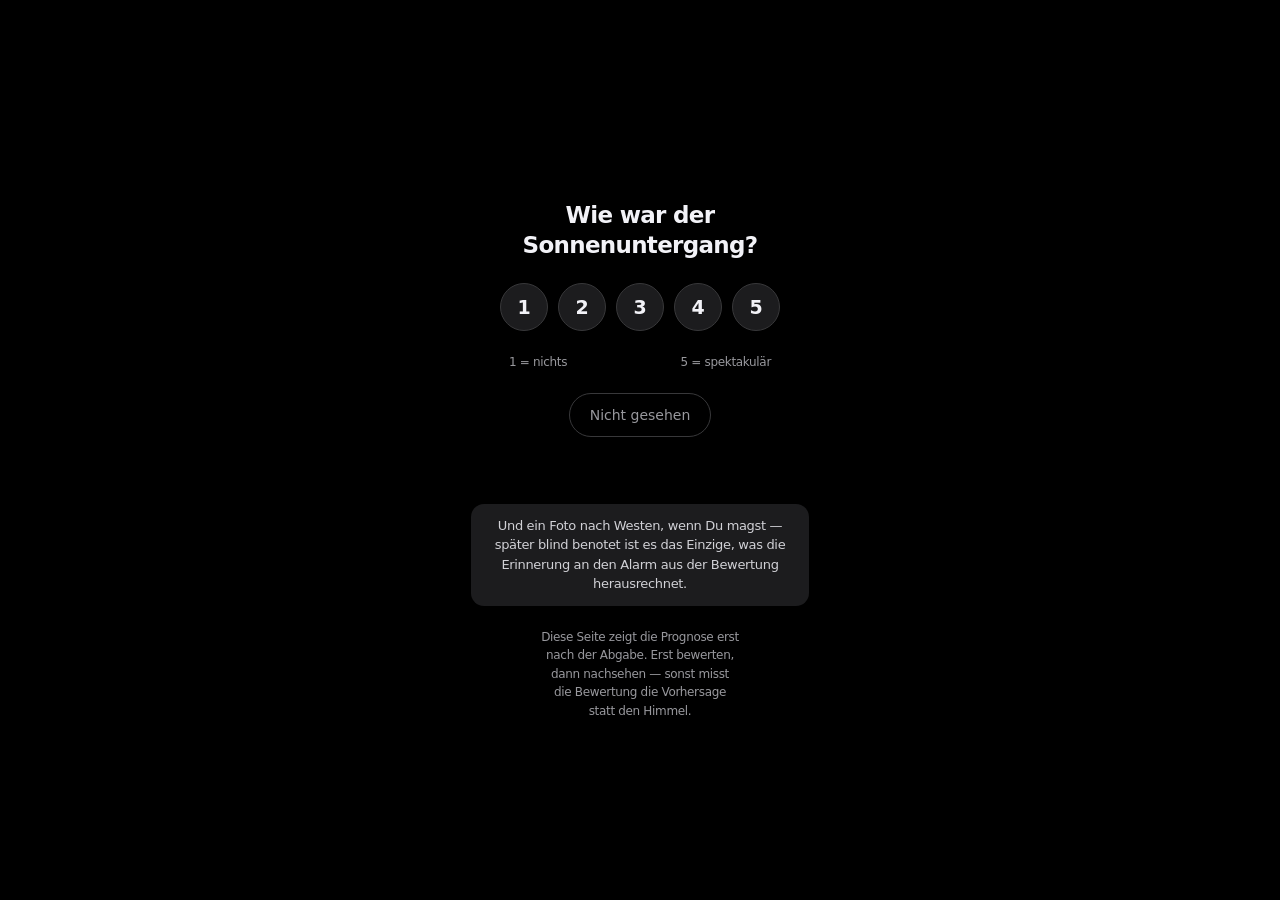
<file: web/bewerten.html>
<!doctype html>
<html lang="de">
<head>
<meta charset="utf-8">
<meta name="viewport" content="width=device-width, initial-scale=1">
<meta name="color-scheme" content="dark">
<title>Streulicht — bewerten</title>
<style>
  /* Farben aus stil/tokens.css - dieselbe Quelle wie Produktseite und
     Vertikalschnitt.  Nur Dunkelsatz, Begruendung in T-0010.
     Diese Seite inlined tokens.css NICHT, weil sie auch ohne den Generator
     von Hand lesbar bleiben soll; die paar Werte stehen deshalb doppelt.
     Aendert sich ein Token, gehoert es hier nachgezogen. */
  :root {
    color-scheme: dark;
    --papier:#000; --karte:#1c1c1e; --flaeche2:#2c2c2e;
    --tinte:#f2f2f7; --tinte2:#d1d1d6; --gedaempft:#98989d;
    --achse:#38383a; --gitter:#8e8e93;
    --akzent:#ff9f0a; --akzent-tinte:#ffb340; --akzent-flaeche:#332412;
    --tastflaeche:44px;
    --schrift:-apple-system,BlinkMacSystemFont,"SF Pro Text","SF Pro Display",
              "Segoe UI",system-ui,Roboto,sans-serif;
    --kurve:cubic-bezier(.2,.7,.2,1);
  }
  * { box-sizing:border-box; }
  body { margin:0; background:var(--papier); color:var(--tinte);
         font-family:var(--schrift); font-size:15px; line-height:1.5;
         letter-spacing:-.022em; font-variant-numeric:tabular-nums;
         -webkit-font-smoothing:antialiased; }
  .rahmen { max-width:390px; margin:0 auto; min-height:100vh; }

  /* --- Schirm 1: erfassen ------------------------------------------- */
  #erfassen { min-height:100vh; display:flex; flex-direction:column;
              align-items:center; justify-content:center; gap:22px;
              padding:34px 26px; }
  .etikett { margin:0; color:var(--gedaempft); font-size:12px;
             font-weight:700; letter-spacing:.06em; text-transform:uppercase; }
  h1 { margin:0; font-size:23px; font-weight:700; line-height:1.3;
       letter-spacing:-.03em; text-align:center; text-wrap:balance;
       max-width:15ch; }
  .knoepfe { display:flex; gap:10px; justify-content:center; }
  button.note { width:48px; height:48px; min-width:var(--tastflaeche);
                min-height:var(--tastflaeche); border-radius:999px;
                border:1px solid var(--achse); background:var(--karte);
                color:var(--tinte); font-family:inherit; font-size:19px;
                font-weight:600; cursor:pointer;
                transition:transform .12s var(--kurve), background .15s,
                           border-color .15s; }
  button.note:active { transform:scale(.92); }
  button.note[disabled] { opacity:.45; cursor:default; }
  .gewaehlt { background:var(--akzent-flaeche) !important;
              border-color:var(--akzent) !important;
              color:var(--akzent-tinte) !important; }
  .legende { display:flex; justify-content:space-between; width:100%;
             max-width:262px; color:var(--gedaempft); font-size:12px; }
  /* "Nicht gesehen" ist eine ANTWORT (Note 0), keine Abwesenheit einer
     Antwort - deshalb ein eigener Knopf mit demselben Auswahlzustand wie
     die Ziffern und nicht ein blasses "–" am Ende der Reihe. */
  #nichtgesehen { min-height:var(--tastflaeche); padding:0 20px;
                  border-radius:999px; border:1px solid var(--achse);
                  background:transparent; color:var(--gedaempft);
                  font-family:inherit; font-size:14px; cursor:pointer;
                  transition:border-color .15s, background .15s, color .15s; }
  @media (hover:hover) { #nichtgesehen:hover { border-color:var(--gitter); } }
  #status { min-height:1.4rem; color:var(--akzent-tinte); font-size:15px;
            text-align:center; }
  .foto { margin:0; padding:12px 16px; background:var(--karte);
          border-radius:13px; color:var(--tinte2); font-size:13px;
          text-align:center; line-height:1.5; }
  .blind { margin:0; color:var(--gedaempft); font-size:12px; max-width:26ch;
           text-align:center; line-height:1.55; }
  /* Der Nachsende-Knopf steht auf BEIDEN Schirmen.  Vorher lag er nur auf
     dem Erfassungsschirm - der nach der Abgabe verschwindet.  Bei Netz-
     ausfall war die Bewertung damit lokal sicher, aber der Knopf, mit dem
     man sie losschickt, unerreichbar. */
  .qfuss { padding:0 26px 18px; text-align:center; }
  .qfuss p { margin:0 0 10px; color:var(--gedaempft); font-size:13px; }
  .qfuss p:empty { display:none; }
  #nachsenden, #nachsenden2 { display:none; align-items:center; gap:.6rem;
                background:var(--akzent-flaeche); border:1px solid var(--akzent);
                color:var(--akzent-tinte); border-radius:999px;
                padding:.5rem 1.1rem; font-family:inherit; font-size:13px;
                font-weight:600; min-height:var(--tastflaeche); cursor:pointer; }
  button:focus-visible { outline:2px solid var(--akzent); outline-offset:2px; }

  /* --- Schirm 2: Quittung, danach freigelegt ------------------------ */
  #quittung { display:none; min-height:100vh; flex-direction:column;
              padding:34px 0; }
  #quittung.an { display:flex; }
  .kopf { padding:0 26px; }
  .angekommen { margin:0; color:var(--akzent-tinte); font-size:12px;
                font-weight:700; letter-spacing:.06em; text-transform:uppercase; }
  .danke { margin:2px 0 0; font-size:26px; font-weight:700;
           letter-spacing:-.03em; }
  .wann { margin:2px 0 0; color:var(--gedaempft); font-size:14px; }
  .bandflaeche { margin-top:26px; height:76px; line-height:0; }
  .bandflaeche svg { display:block; width:100%; height:76px; }
  .vorher { padding:20px 26px 0; }
  .vorher .etikett { text-align:left; }
  .vstufe { margin:2px 0 0; font-size:32px; font-weight:800;
            letter-spacing:-.03em; }
  .vzahlen { margin:2px 0 0; color:var(--gedaempft); font-size:13px; }
  .vtext { margin:12px 0 0; color:var(--tinte2); font-size:13px;
           line-height:1.55; text-wrap:pretty; }
  .schub { flex:1; min-height:26px; }
  .cta { display:flex; align-items:center; justify-content:center;
         margin:0 26px; min-height:var(--tastflaeche); padding:0 18px;
         border-radius:999px; background:var(--akzent-flaeche);
         color:var(--akzent-tinte); font-size:14px; font-weight:700;
         text-decoration:none; }
  .selten { color:var(--akzent-tinte); }
  .auffaellig { color:var(--akzent); }
  .unauffaellig { color:var(--gedaempft); }

  @media (prefers-reduced-motion:reduce) {
    * { transition:none !important; }
  }
</style>
</head>
<body>
<div class="rahmen">

<section id="erfassen">
  <p class="etikett" id="datum"></p>
  <h1>Wie war der Sonnenuntergang?</h1>
  <!-- Die fuenf Ziffern stehen im Markup, nicht im Skript.  Sie sind der
       eigentliche Inhalt dieser Seite; wird das Skript geblockt oder bricht
       es ab, stand hier vorher eine leere Zeile zwischen Frage und Legende. -->
  <div class="knoepfe" id="knoepfe">
    <button class="note" type="button" value="1">1</button>
    <button class="note" type="button" value="2">2</button>
    <button class="note" type="button" value="3">3</button>
    <button class="note" type="button" value="4">4</button>
    <button class="note" type="button" value="5">5</button>
  </div>
  <div class="legende"><span>1 = nichts</span><span>5 = spektakulär</span></div>
  <button id="nichtgesehen" type="button">Nicht gesehen</button>
  <div id="status"></div>
  <button id="nachsenden" type="button"></button>
  <p class="foto">Und ein Foto nach Westen, wenn Du magst —
    später blind benotet ist es das Einzige, was die Erinnerung an den Alarm
    aus der Bewertung herausrechnet.</p>
  <p class="blind">
    Diese Seite zeigt die Prognose erst nach der Abgabe. Erst bewerten, dann
    nachsehen — sonst misst die Bewertung die Vorhersage statt den Himmel.
  </p>
</section>

<section id="quittung">
  <div class="kopf">
    <p class="angekommen" id="qkopf">Angekommen</p>
    <p class="danke" id="qdanke"></p>
    <p class="wann" id="qwann"></p>
  </div>
  <div class="bandflaeche" id="qband"></div>
  <div class="vorher">
    <p class="etikett">Vorhergesagt war</p>
    <p class="vstufe" id="qstufe"></p>
    <p class="vzahlen" id="qzahlen"></p>
    <p class="vtext" id="qtext"></p>
  </div>
  <div class="schub"></div>
  <div class="qfuss">
    <p id="qstatus"></p>
    <button id="nachsenden2" type="button"></button>
  </div>
  <a class="cta" id="qcta" href="#">Prognose der nächsten Abende</a>
</section>

</div>
<script>
const TOPIC    = "__NTFY_BEWERTUNG__";
const ORT      = "__ORT__";
const ANZEIGE  = "__ANZEIGE__";
const SEITE    = "__SEITE__";
const PROGNOSE = __PROGNOSE__;
const SONNE    = __SONNE__;
const PROGNOSESEITE = "__PROGNOSESEITE__";
const SPEICHER = "su-bewertungen-" + ORT;
const SENDE_TIMEOUT_MS = 12000;

// DIE PROGNOSE STEHT IM SKRIPT, NICHT IM DOM.
//
// Vor der Abgabe ist auf dem Schirm nichts davon zu sehen, und es wird auch
// nichts nachgeladen - die Seite bleibt netzfrei bis zum Senden.  Wer den
// Quelltext aufmacht, findet sie natuerlich; das ist bewusst in Kauf
// genommen.  Die Blindheit soll den GEWOHNHEITSFALL schuetzen ("kurz
// nachschauen, bevor ich bewerte"), nicht gegen den eigenen Willen
// verteidigen.  Die belastbare Validierung bleibt der ankerfreie
// Fotoarchiv-Test.

const WOCHENTAG = ["Sonntag", "Montag", "Dienstag", "Mittwoch",
                  "Donnerstag", "Freitag", "Samstag"];
const MONAT = ["Januar", "Februar", "März", "April", "Mai", "Juni", "Juli",
               "August", "September", "Oktober", "November", "Dezember"];

// Kam die Bewertung auf Aufforderung (Push) oder spontan?  Der Unterschied
// ist auswertungsrelevant: wer nur nach einem ALARM bewertet, erzeugt
// dieselbe Presence-only-Falle wie das Fotoalbum - es fehlen die Negative.
// Die Erinnerung haengt ?a=1 an, der Alarm ?a=2.
const ANLASS = {"1":"aufgefordert", "2":"alarm"}[
  new URLSearchParams(location.search).get("a")] || "spontan";
const ANLASS_TEXT = {aufgefordert:"auf Nachfrage bewertet",
                     alarm:"nach Alarm bewertet"}[ANLASS] || "spontan bewertet";

// WELCHEN Abend meint diese Bewertung?  Den letzten Sonnenuntergang, der
// schon vorbei ist - nicht "heute, ausser es ist vor 04:00".
//
// Die alte Regel hat am 18.08.2026 um 04:26 den Sonnenuntergang des 17.
// als den des 18. verbucht, also als einen Abend, der noch gar nicht
// stattgefunden hatte. Jede feste Uhrzeit liegt irgendwann schief: in
// Berlin geht die Sonne im Juni um 21:33 unter und im Dezember um 15:53.
//
// SONNE kommt aus bewertungsseite.py und deckt einige Tage um den Bauzeitpunkt
// der Seite ab (+-4 Tage).
//
// T-0077 (Review bewertung#1, seiten#3): AUSSERHALB der Tafel gibt es keine
// Antwort mehr, auch keinen Rueckfall.  Bis dahin lieferte die Funktion bei
// einer Seite, die 5 Tage oder aelter war, still den LETZTEN Tafeltag - die
// Bewertung ging dann auf einen alten Abend und ueberschrieb dort die echte
// Note (der Poller prueft nur, ob der Sonnenuntergang vorbei ist).  Und der
// 04:00-Rueckfall bei fehlender Tafel war dieselbe stille Vermutung.
// Vertrauenswuerdig ist die Antwort nur, wenn NACH dem gefundenen Abend noch
// ein Tafeleintrag kommt: dann liegt jetzt sicher zwischen zwei bekannten
// Sonnenuntergaengen.  Ist der gefundene Abend der letzte Tafeleintrag (oder
// liegt jetzt vor dem ersten), weiss die Seite nicht, welcher Abend gemeint
// ist, und liefert null.
function abendVonJetzt(jetzt) {
  const tage = Object.keys(SONNE).sort();
  const vorbei = tage.filter(t => new Date(SONNE[t]) <= jetzt);
  if (!vorbei.length) return null;
  const letzter = vorbei[vorbei.length - 1];
  if (letzter === tage[tage.length - 1]) return null;
  return letzter;
}
const tag = abendVonJetzt(new Date());
const veraltet = tag === null;
const VERALTET_TEXT = "Seite veraltet, bitte neu laden.";
const heute = veraltet ? null : new Date(tag + "T12:00:00");
const datumLang = veraltet ? "Seite veraltet"
                : WOCHENTAG[heute.getDay()] + ", " + heute.getDate() + ". "
                + MONAT[heute.getMonth()];
document.getElementById("datum").textContent = datumLang;

const knoepfe = document.getElementById("knoepfe");
const status  = document.getElementById("status");
const nichtgesehen = document.getElementById("nichtgesehen");
const nachsendeKnoepfe = [document.getElementById("nachsenden"),
                          document.getElementById("nachsenden2")];

// --- Lokale Warteschlange -------------------------------------------------
// ntfy.sh haelt Nachrichten rund 12 h vor, der Einsammel-Agent (launchd) laeuft stuendlich.
// Steht das NAS still, ist das Netz weg oder das Kontingent leer, verschwindet
// die Bewertung OHNE Fehlermeldung - es stehen hinterher einfach weniger
// Zeilen da.  Das ist der stille Ausfall des Livegangs schlechthin.
// Deshalb: jede Bewertung zuerst lokal, dann senden, und Unbestaetigtes
// bleibt liegen, bis es durchkommt.  Der Poller ist idempotent, doppelt
// gesendete Noten ueberschreiben sich mit demselben Wert.
// Der Speicher ist SPIEGEL, nicht Quelle.  Erste Fassung las nach jedem
// Schreiben aus localStorage zurueck - in einem Privatfenster, unter einer
// data:-URL oder bei vollem Speicher kam dann eine leere Liste zurueck und
// die Bewertung wurde NIE gesendet.  Deshalb haelt `liste` den Zustand im
// Arbeitsspeicher; localStorage wird nur zusaetzlich beschrieben.
let liste = [];
let speicherGeht = true;
try {
  liste = JSON.parse(localStorage.getItem(SPEICHER) || "[]");
  if (!Array.isArray(liste)) liste = [];
} catch (e) { speicherGeht = false; liste = []; }

function warteschlange() { return liste; }
function schreibe(neueListe) {
  liste = neueListe;
  if (!speicherGeht) return;
  try { localStorage.setItem(SPEICHER, JSON.stringify(liste)); }
  catch (e) { speicherGeht = false; }
}
function offen() { return liste.filter(x => !x.gesendet); }

function zeigeOffen() {
  const n = offen().length;
  const text = (!speicherGeht && n)
    ? n + " offen — dieses Fenster nicht schließen (kein lokaler Speicher)"
    : (n === 1 ? "1 Bewertung noch nicht angekommen — nachsenden"
               : n + " Bewertungen noch nicht angekommen — nachsenden");
  for (const b of nachsendeKnoepfe) {
    b.style.display = n ? "inline-flex" : "none";
    b.textContent = text;
  }
}

// Zwei Fehler, die am 15.08. eine Bewertung 21,7 s brauchen liessen:
//
// (a) Die erste Fassung setzte die Kopfzeilen "Title" und "Tags". Das sind
//     keine EINFACHEN Kopfzeilen, also schickt der Browser erst einen
//     CORS-Vorabflug (OPTIONS) und danach den POST - zwei Umlaeufe statt
//     einem, auf dem Telefon im Mobilnetz spuerbar. ntfy nimmt dieselben
//     Angaben im JSON-Rumpf entgegen; damit ist es eine einfache Anfrage
//     und der Vorabflug entfaellt.
// (b) Es gab KEINEN Timeout. `fetch` hat von sich aus keinen, und ohne
//     einen haengt eine haengende Anfrage fuer immer - "sende ..." waere
//     bis zum Schliessen der Seite stehengeblieben. Ausgerechnet in dem
//     Code, der gegen stillen Verlust gebaut wurde.

function lesbar(eintrag) {
  const d = new Date(eintrag.tag + "T12:00:00");
  const datum = WOCHENTAG[d.getDay()] + ", " + d.getDate() + ". "
              + MONAT[d.getMonth()];
  const wie = eintrag.note === 0 ? "nicht gesehen"
            : eintrag.note + " von 5";
  const anlass = {aufgefordert: "auf Nachfrage", alarm: "nach Alarm"}[
    eintrag.anlass] || "spontan";
  return {titel: "Bewertet: " + wie, zeile: datum + " · " + anlass};
}

async function uebertrage(eintrag) {
  const t = lesbar(eintrag);
  // Die Maschinendaten reisen im KLICKZIEL mit, nicht im Nachrichtentext.
  //
  // Vorgeschichte: erst stand das JSON allein im Text (rohe Maschinenausgabe
  // auf dem Sperrbildschirm), dann Text in Zeile 1 und JSON in Zeile 2 - und
  // iOS zeigt den GANZEN Koerper, also weiterhin beides. Der Koerper ist
  // Anzeige, kein Transport.
  //
  // `click` wird von ntfy mitgefuehrt, beim Abholen zurueckgegeben und im
  // Sperrbildschirm nicht dargestellt. Nebeneffekt, der passt: ein Tipp auf
  // die Quittung oeffnet die Bewertungsseite.
  const daten = {ort: ORT, tag: eintrag.tag, note: eintrag.note,
                 anlass: eintrag.anlass, erfasst: eintrag.erfasst};
  const ziel = (SEITE || location.href.split("?")[0])
             + "?d=" + encodeURIComponent(JSON.stringify(daten));
  const r = await fetch("https://ntfy.sh/", {
    method: "POST",
    body: JSON.stringify({
      topic: TOPIC,
      title: t.titel,
      tags: [eintrag.note === 0 ? "grey_question" : "sunny"],
      // PRIORITAET 1 = min, und das ist der Punkt.
      //
      // Maintainer war im ntfy-App auf DIESES Topic abonniert, weil die
      // Abenderinnerung darueber lief. Die Bewertungsquittung ging also
      // an dasselbe Geraet zurueck, von dem sie kommt: er tippt eine Note
      // und bekommt Sekunden spaeter einen Push ueber seine eigene Note.
      // Genau das waren die "komischen Push-Nachrichten" vom 16.08.2026.
      // Seit T-0077 laeuft die Erinnerung auf einem eigenen geheimen Topic
      // (erinnerung.py); wer dieses oeffentliche hier noch abonniert hat,
      // bekommt trotzdem keinen Push - deshalb bleibt es bei Prioritaet 1.
      //
      // Loeschen geht nicht - die Nachricht IST der Transportweg zum
      // Poller. Bei min-Prioritaet stellt ntfy sie zu, ohne zu
      // benachrichtigen: der Poller liest sie weiter, das Telefon
      // schweigt. Die Erinnerung selbst laeuft auf "low" und bleibt
      // sichtbar.
      priority: 1,
      message: t.zeile,
      click: ziel
    }),
    signal: AbortSignal.timeout(SENDE_TIMEOUT_MS)
  });
  if (!r.ok) throw new Error("HTTP " + r.status);
}

async function sendeOffene(still) {
  // NICHT `liste` nennen: das wuerde die aeussere Warteschlange verdecken.
  const aktuell = warteschlange();
  let fehler = 0, gesendet = 0;
  for (const e of aktuell) {
    if (e.gesendet) continue;
    try { await uebertrage(e); e.gesendet = true; gesendet++; }
    catch (err) { fehler++; }
  }
  schreibe(aktuell);
  zeigeOffen();
  if (!still) {
    const t = fehler
      ? fehler + " weiterhin offen — später nochmal versuchen."
      : (gesendet ? "Nachgesendet." : "Nichts offen.");
    status.textContent = t;
    document.getElementById("qstatus").textContent = fehler ? t : "";
    if (!fehler) document.getElementById("qkopf").textContent = "Angekommen";
  }
  // T-0077 (bewertung#6): kam die Note dieses Abends gerade an, waehrend die
  // Quittung schon "Gespeichert, noch nicht angekommen" zeigt (stilles
  // Nachsenden beim Oeffnen), muss sich auch die Quittung korrigieren - sonst
  // widerspricht sich die Seite selbst.  Im Ablauf senden() steht die
  // Quittung hier noch nicht; freilegen() setzt den Kopf dort selbst.
  const heutige = aktuell.find(x => x.tag === tag);
  if (heutige && heutige.gesendet
      && document.getElementById("quittung").classList.contains("an")) {
    document.getElementById("qkopf").textContent = "Angekommen";
    if (still) document.getElementById("qstatus").textContent = "";
  }
  return fehler;
}

// --- Freilegung ------------------------------------------------------------
function freilegen(note, angekommen) {
  document.getElementById("erfassen").style.display = "none";
  document.getElementById("quittung").classList.add("an");
  // Der Kopf sagt den WAHREN Zustand, nicht den erhofften.  Kommt die
  // Nachricht nicht durch, ist die Bewertung trotzdem sicher (lokal), aber
  // "Angekommen" waere dann eine Luege - und genau die Sorte, die den
  // stillen Ausfall unsichtbar macht, gegen den die Warteschlange gebaut ist.
  document.getElementById("qkopf").textContent =
    angekommen ? "Angekommen" : "Gespeichert, noch nicht angekommen";
  document.getElementById("qstatus").textContent = angekommen ? ""
    : "Die Bewertung liegt sicher auf diesem Gerät und geht beim nächsten "
      + "Öffnen raus.";
  document.getElementById("qdanke").textContent =
    note === 0 ? "Notiert: nicht gesehen" : "Danke — " + note + " von 5";
  document.getElementById("qwann").textContent =
    datumLang + " · " + ANLASS_TEXT;

  const p = PROGNOSE[tag];
  const st = document.getElementById("qstufe");
  const zahlen = document.getElementById("qzahlen");
  const text = document.getElementById("qtext");
  if (p) {
    document.getElementById("qband").innerHTML = p.band;
    st.textContent = p.stufe; st.className = "vstufe " + p.klasse;
    const teile = [Math.round(p.p * 100) + ". Perzentil des Jahres"];
    if (p.wahrsch !== null && p.wahrsch !== undefined)
      teile.push(Math.round(p.wahrsch * 100) + " % Wahrscheinlichkeit");
    zahlen.textContent = teile.join(" · ");
    text.textContent = "Die Stufe zählt, wie viele Modellläufe den Abend so "
      + "sehen; das Perzentil ist der Rang des mittleren Modelllaufs im Jahr. "
      + "Jetzt gehört die Zahl dem Himmel und nicht der Vorhersage. Genau "
      + "dafür lag sie vorher verdeckt.";
  } else {
    // Kein Schaetzen und kein leerer Kasten: der Fall ist echt (15.08.2026
    // gab es die Seite, aber noch keinen Alarmlauf) und gehoert benannt.
    st.textContent = "—"; st.className = "vstufe unauffaellig";
    zahlen.textContent = "keine Prognose für diesen Abend gerechnet";
    text.textContent = "Die Bewertung zählt trotzdem: sie ist ein "
      + "Messpunkt für den Himmel, auch ohne Vorhersage daneben.";
  }
  const cta = document.getElementById("qcta");
  if (PROGNOSESEITE) cta.href = PROGNOSESEITE;
  else cta.style.display = "none";
}

async function senden(note, knopf) {
  // Zweiter Riegel neben den gesperrten Knoepfen: ohne gesicherten Abend
  // wird nichts gespeichert und nichts gesendet (T-0077).
  if (veraltet) { status.textContent = VERALTET_TEXT; return; }
  const aktuell = warteschlange().filter(x => x.tag !== tag);
  aktuell.push({tag: tag, note: note, anlass: ANLASS,
              erfasst: new Date().toISOString(), gesendet: false});
  schreibe(aktuell);                     // ERST lokal, dann senden.
  // Der Status sagt jetzt die Wahrheit statt "sende ...": ab hier kann
  // nichts mehr verlorengehen, egal wie lange die Uebertragung dauert.
  // Die erste Fassung liess den Nutzer 22 s im Ungewissen, obwohl die
  // Bewertung zu dem Zeitpunkt schon sicher war.
  status.textContent = "Gespeichert. Wird gesendet …";
  alleKnoepfe().forEach(x => x.disabled = true);
  knopf.classList.add("gewaehlt");
  const fehler = await sendeOffene(true);
  freilegen(note, !fehler);
}

function alleKnoepfe() {
  return [...knoepfe.querySelectorAll("button"), nichtgesehen];
}

for (const b of knoepfe.querySelectorAll("button")) {
  const n = Number(b.value || b.textContent);
  b.onclick = () => senden(n, b);
}
nichtgesehen.onclick = () => senden(0, nichtgesehen);
for (const b of nachsendeKnoepfe) b.onclick = () => sendeOffene(false);

// Veraltete Seite: Hinweis statt Erfassung.  Die Knoepfe sind gesperrt, senden()
// tut ohnehin nichts.  Bereits gespeicherte, noch unbestaetigte Noten (alte
// Abende mit ihrem EIGENEN Datum) werden unten trotzdem nachgesendet.
if (veraltet) {
  status.textContent = VERALTET_TEXT;
  alleKnoepfe().forEach(x => x.disabled = true);
}

// Schon heute bewertet?  Dann direkt die Quittung - eine zweite Abfrage
// waere eine Einladung, die Note nach der Prognose zu korrigieren.
const heutiger = warteschlange().find(x => x.tag === tag);
zeigeOffen();
if (heutiger) {
  freilegen(heutiger.note, heutiger.gesendet);
}
sendeOffene(true);        // stiller Nachsendeversuch bei jedem Oeffnen
</script>
</body>
</html>
</file>
